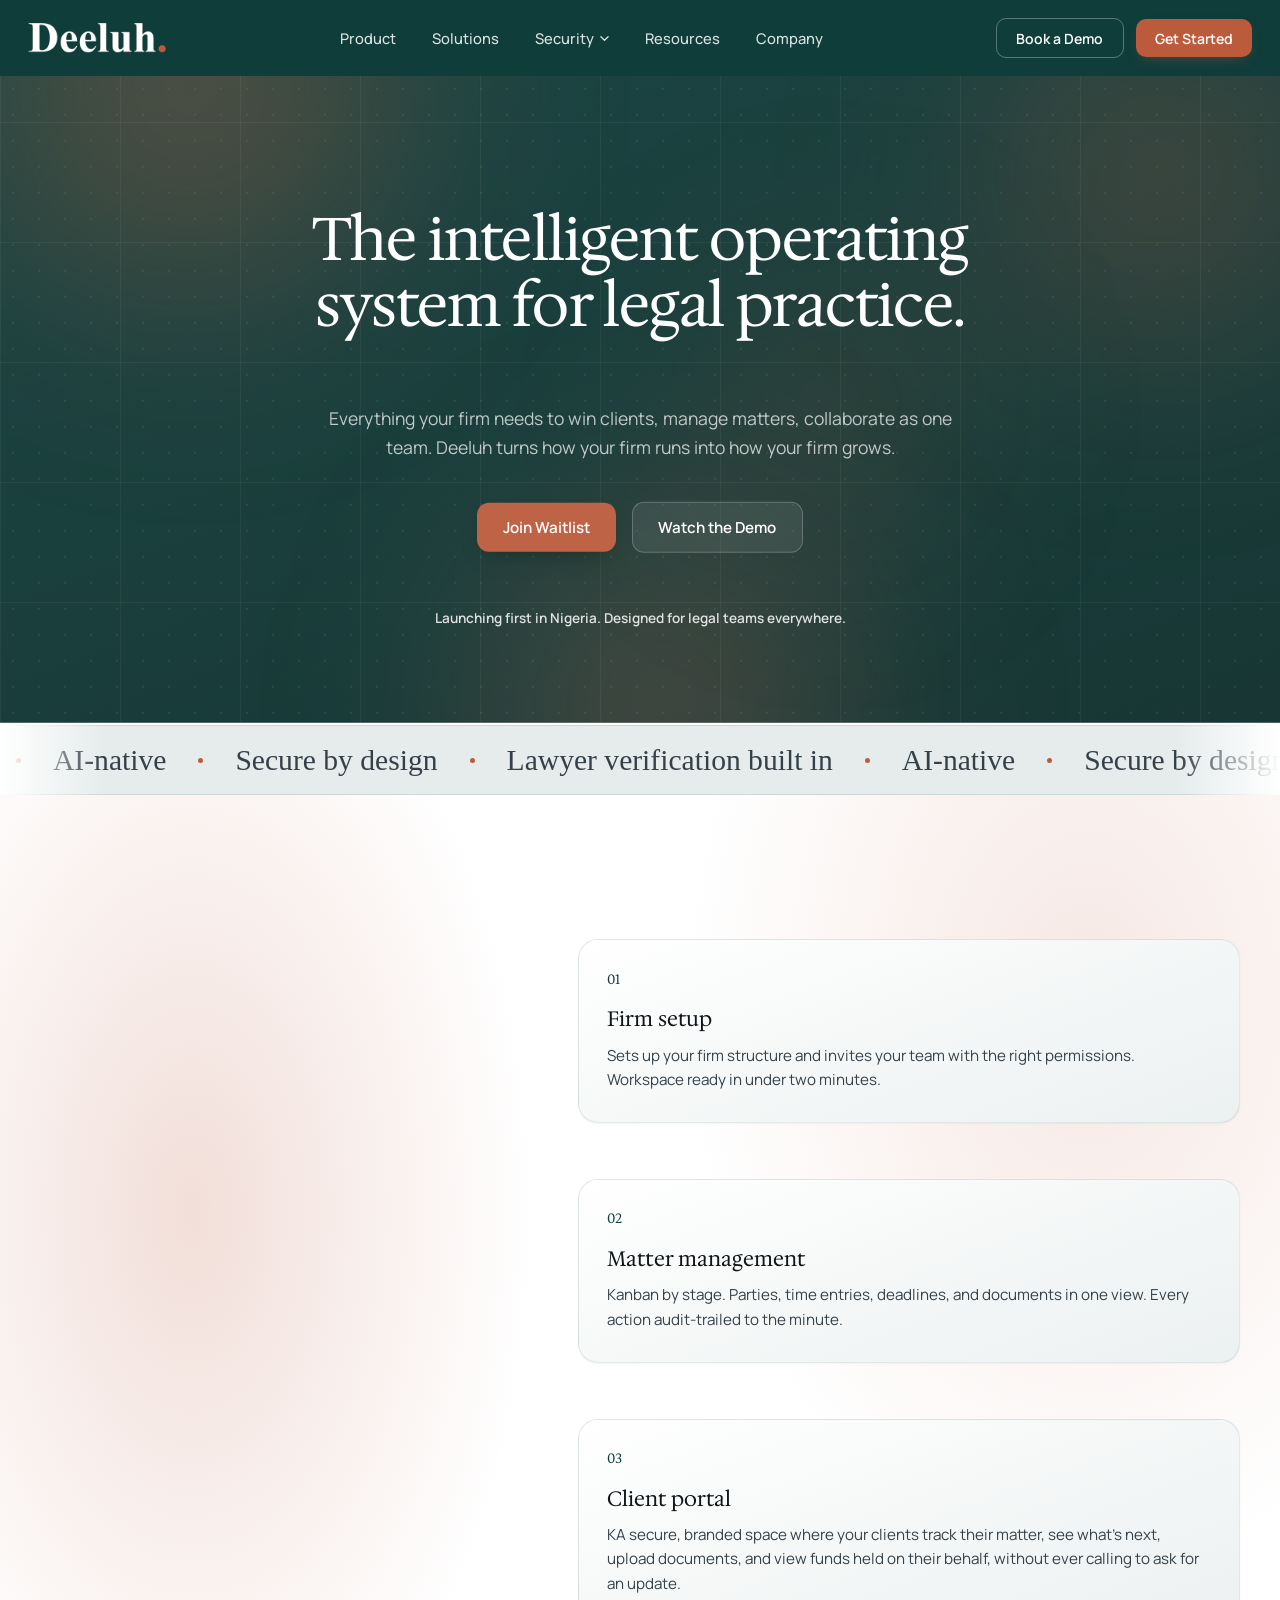
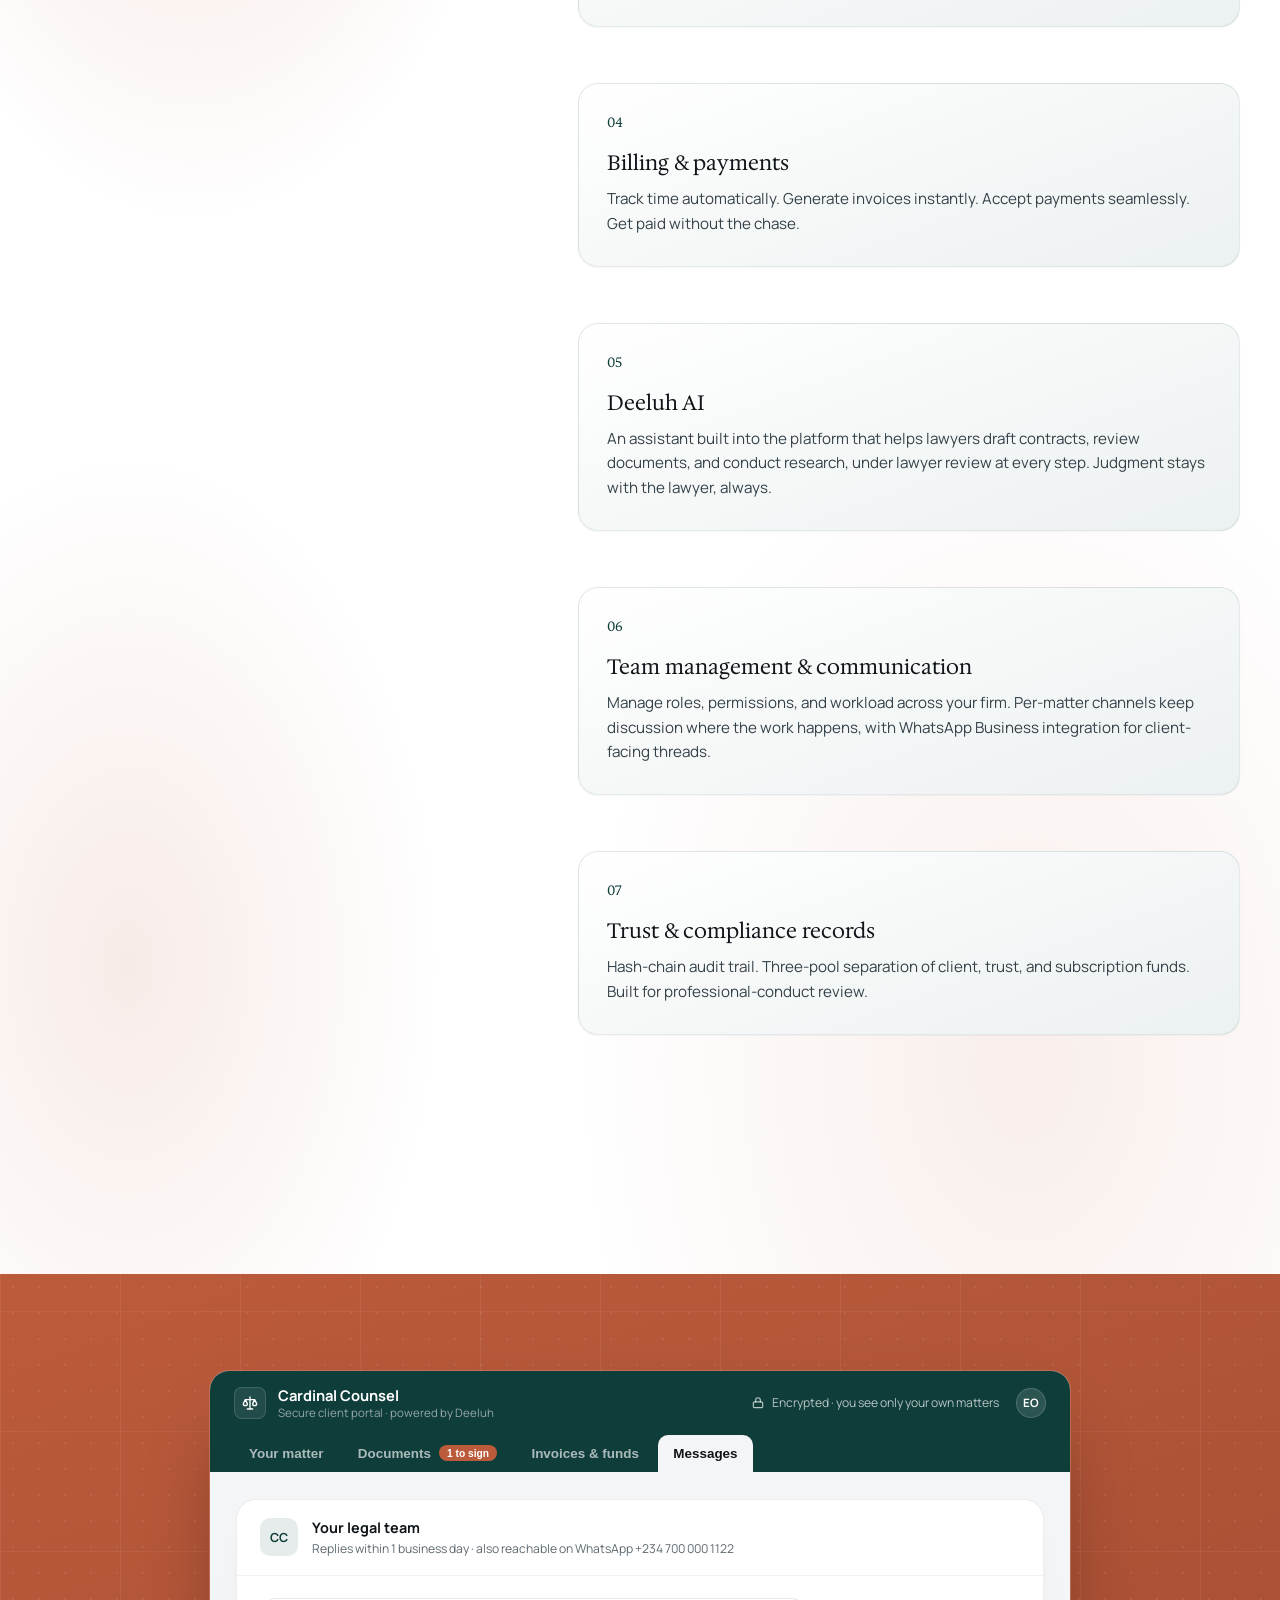
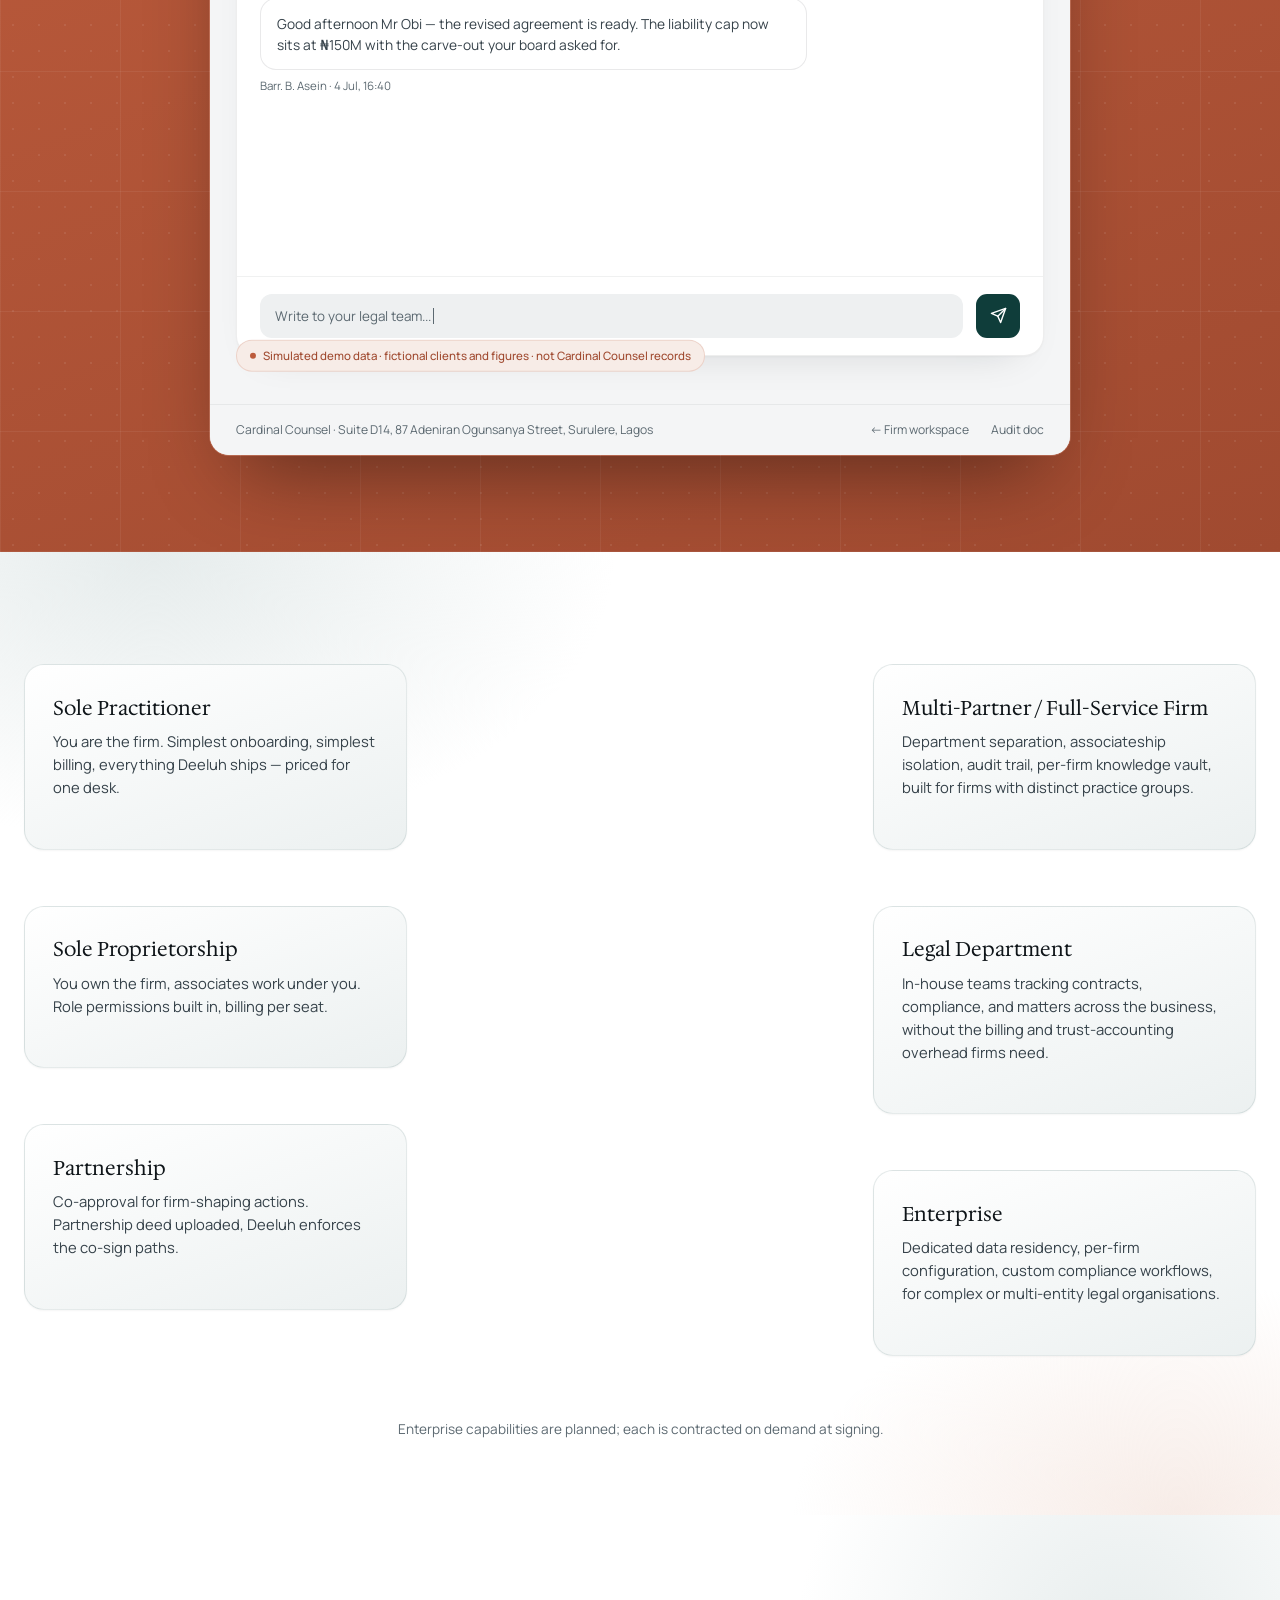
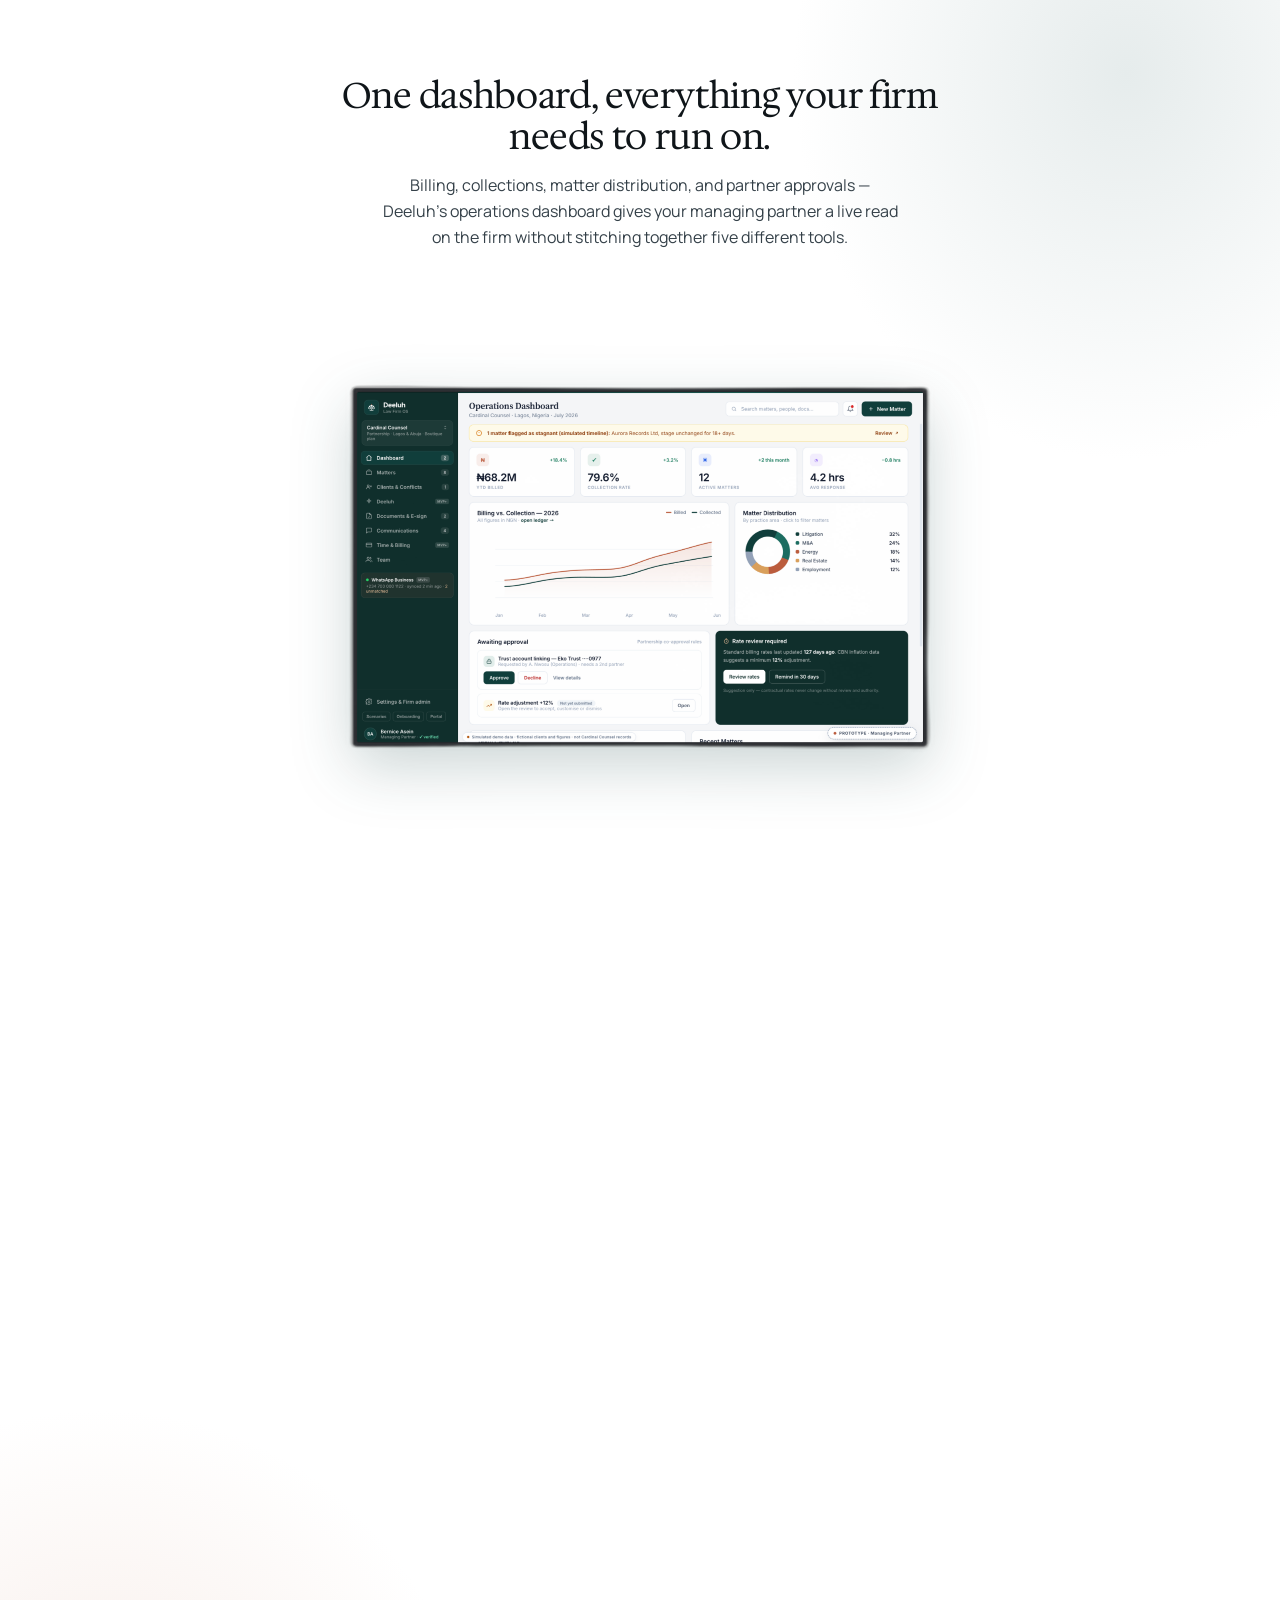
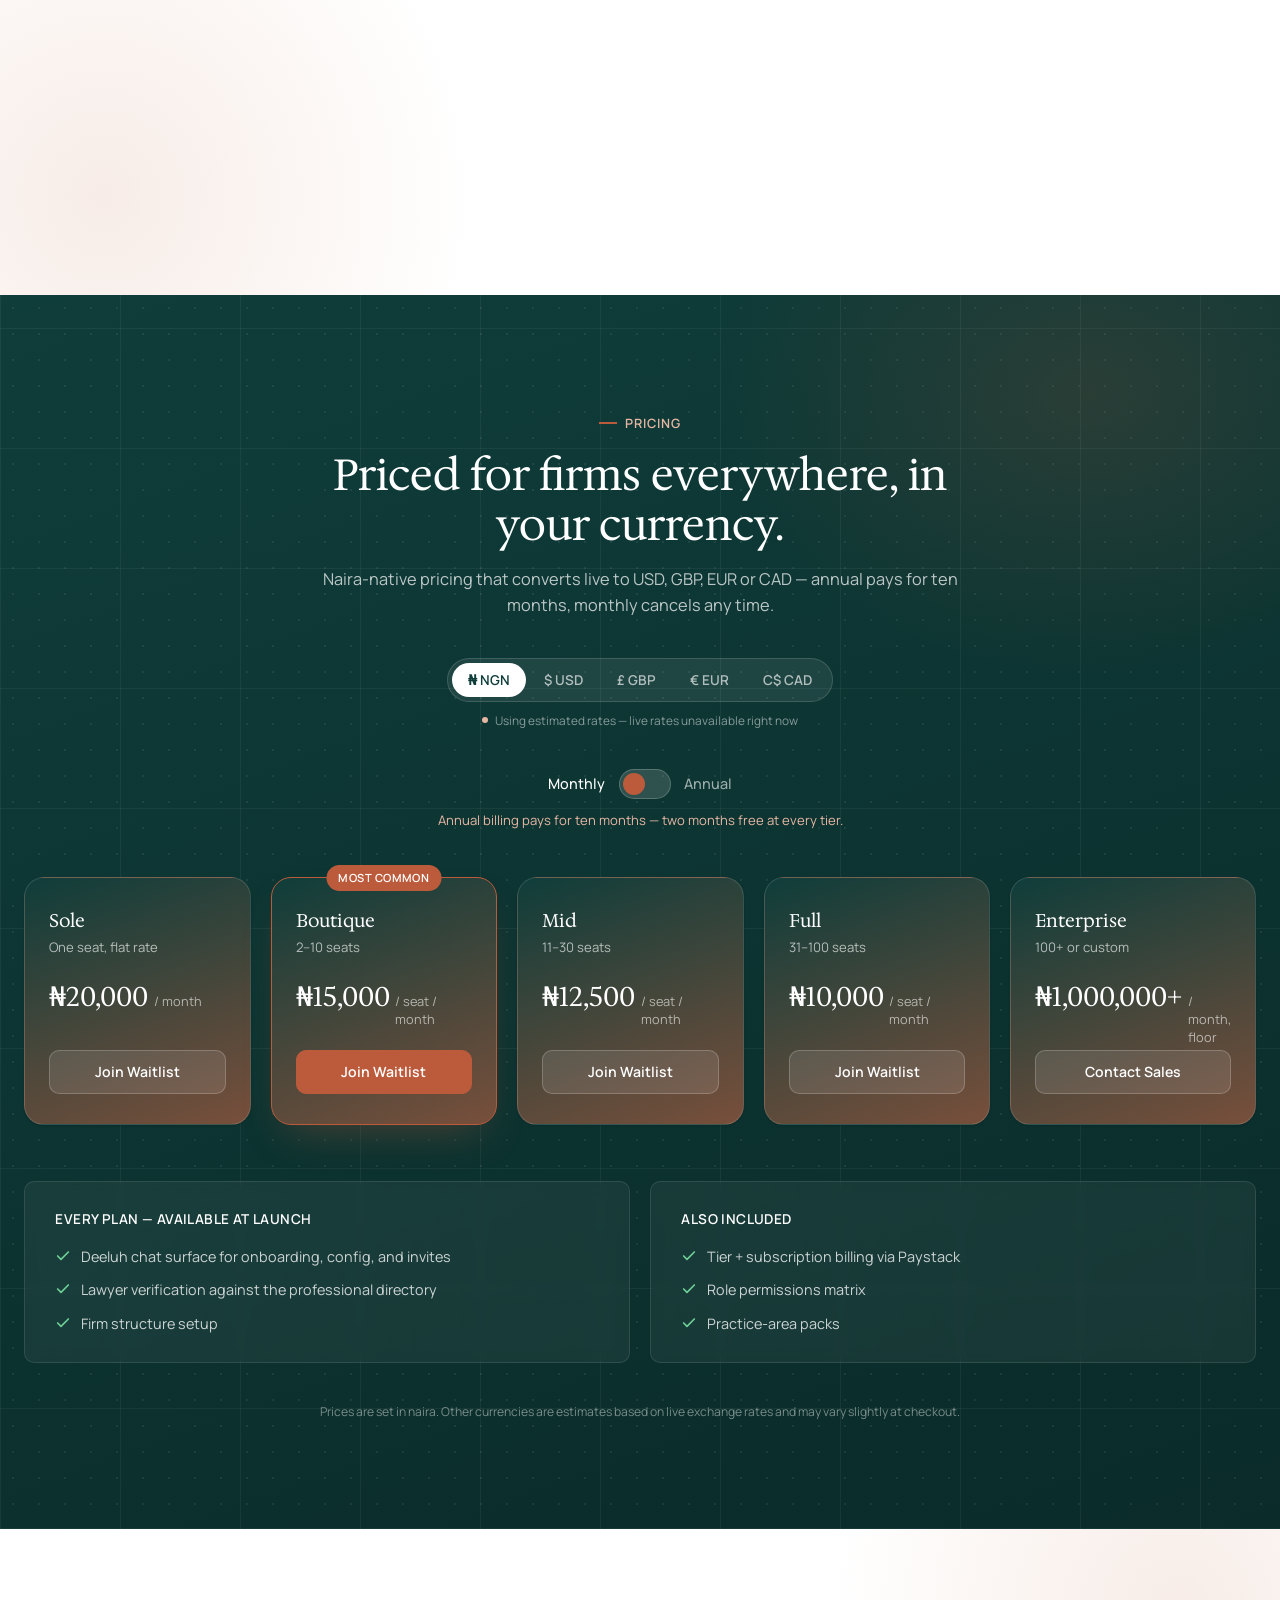
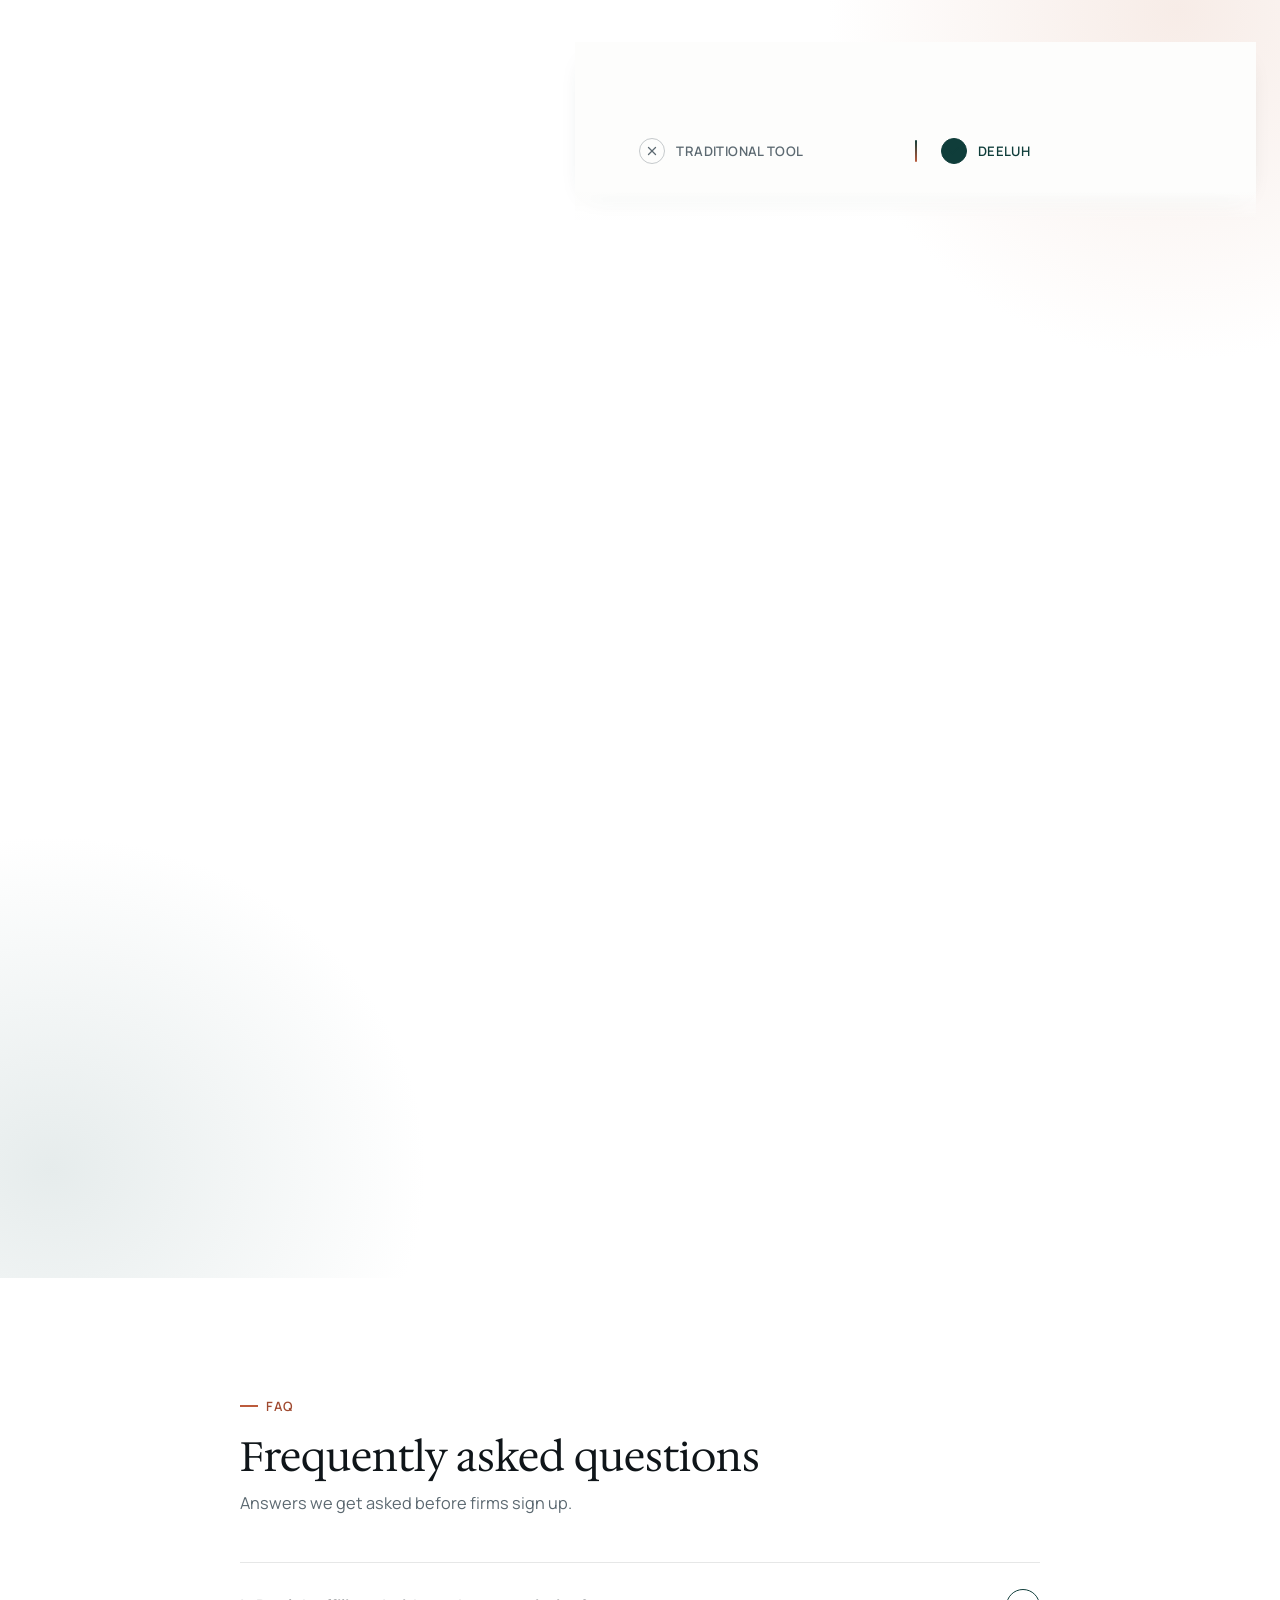
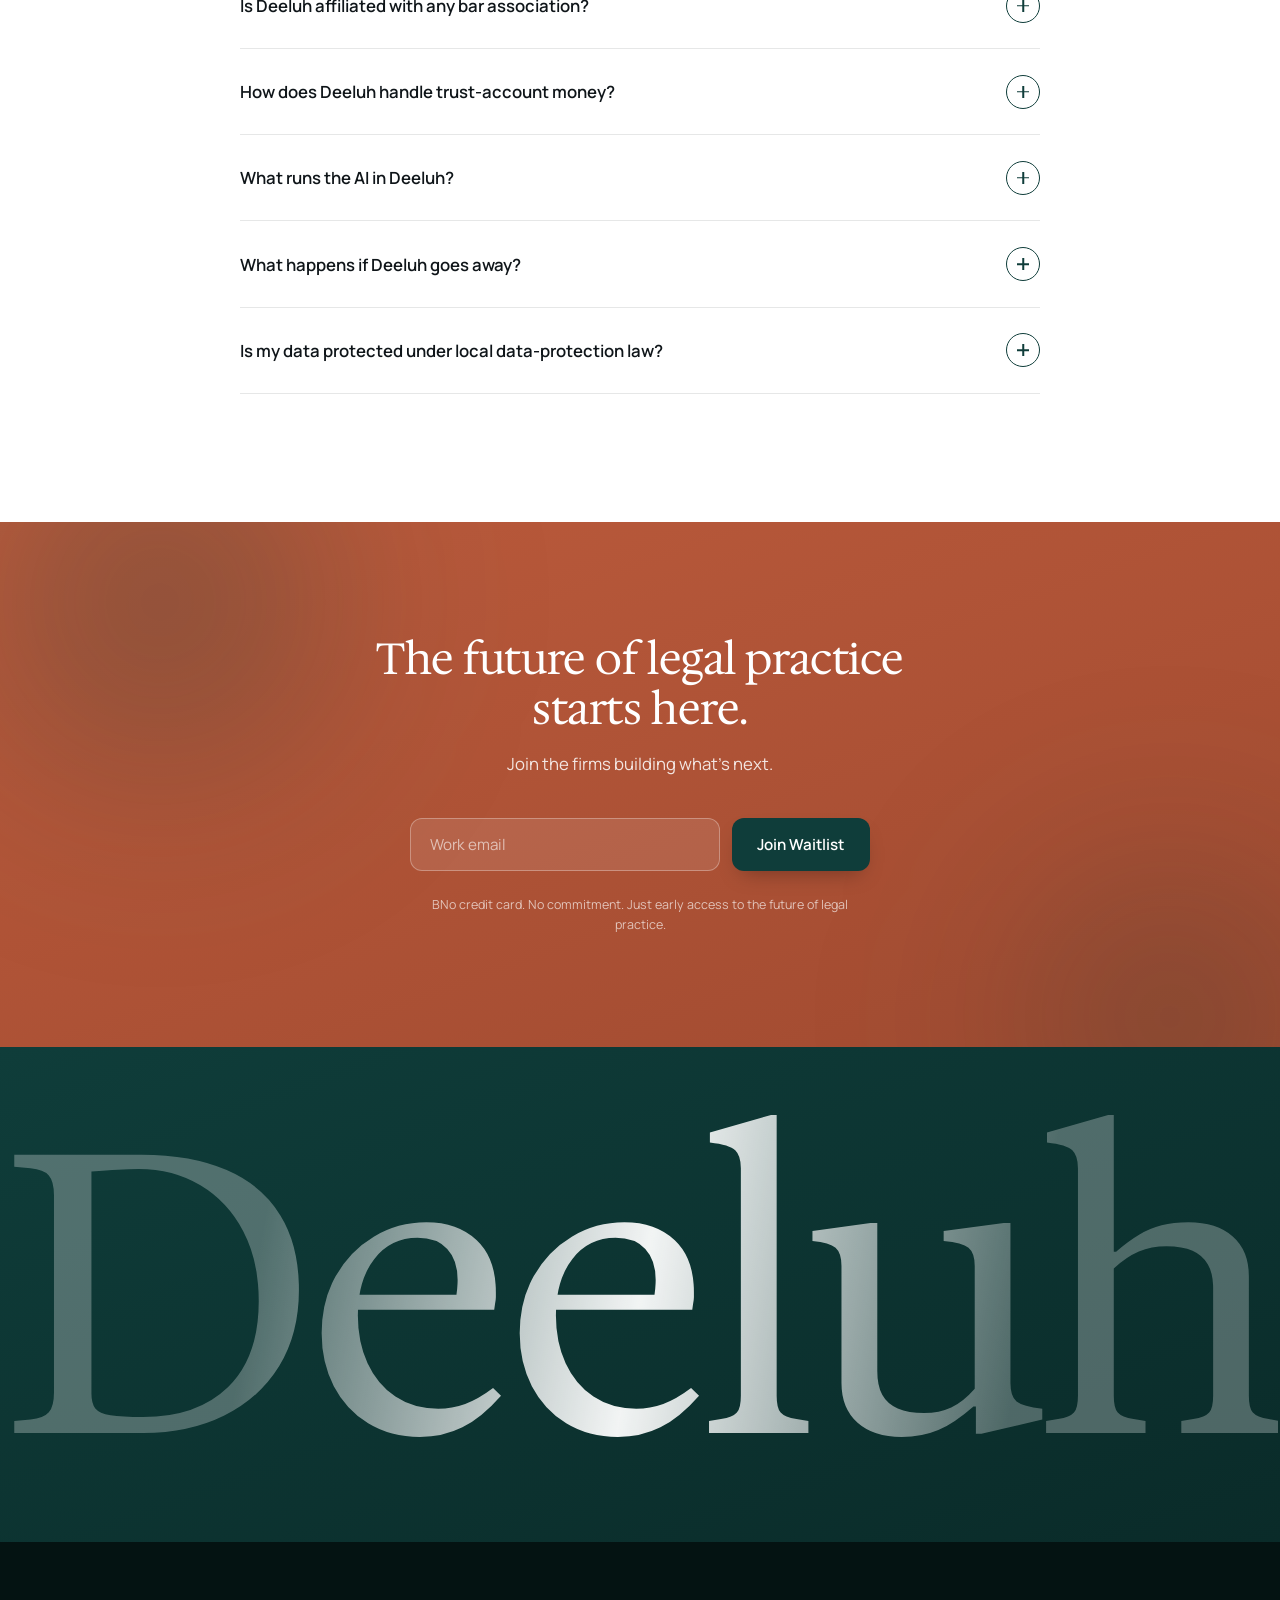
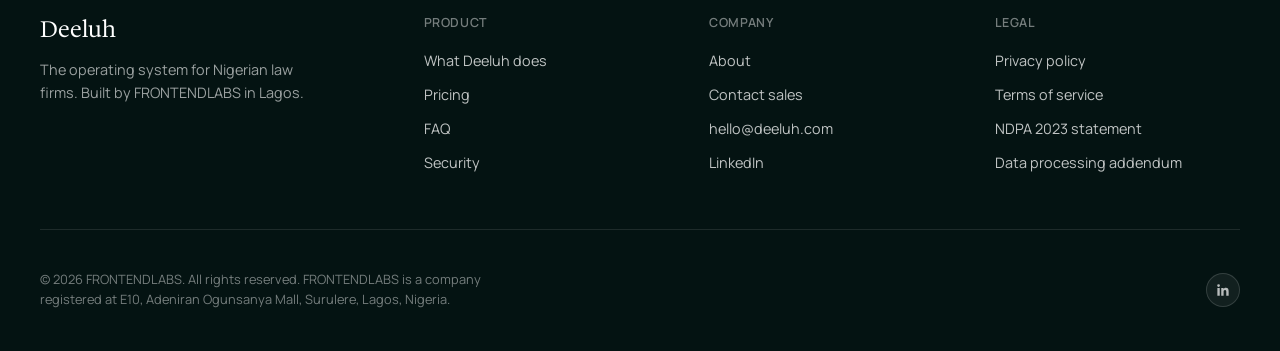
<file: index.html>
<!DOCTYPE html>
<html lang="en">
<head>
<meta charset="UTF-8">
<meta name="viewport" content="width=device-width, initial-scale=1.0">
<title>Deeluh</title>
<link rel="icon" type="image/png" href="/assets/images/deeluh-app-icon-teal.png">
<link rel="preconnect" href="https://fonts.googleapis.com">
<link rel="preconnect" href="https://fonts.gstatic.com" crossorigin>
<link href="https://fonts.googleapis.com/css2?family=Fraunces:opsz,wght@9..144,400;9..144,500;9..144,600&family=Inter:wght@400;500;600;700&display=swap" rel="stylesheet">
<link href="https://fonts.googleapis.com/css2?family=Hedvig+Letters+Serif:opsz@12..24&display=swap" rel="stylesheet">
<link href="https://fonts.googleapis.com/css2?family=Manrope:wght@200..800&display=swap" rel="stylesheet">
<link href="https://fonts.googleapis.com/css2?family=Source+Serif+4:ital,opsz,wght@0,8..60,200..900;1,8..60,200..900&display=swap" rel="stylesheet">
<link rel="stylesheet" href="styles.css">
<style>
  /* ==========================================================
     global stylesheet
     ========================================================== */
  :root {
    --brand-primary: #0F3D3A;
    --brand-primary-hover: #0a2b29;
    --brand-primary-tint: #e6ecec;
    --brand-clay: #BC5B3C;
    --brand-clay-hover: #a04a30;
    --brand-clay-tint: #f7ece7;
    --ink: #0f1519;
    --ink-2: #354149;
    --ink-3: #5c6971;

    --font-display: "Hedvig Letters Serif", serif;
    --font-body: "Manrope", sans-serif;
    --shine-cycle: 5s;   /* ← add this line */
  }

  * { box-sizing: border-box; }
  body {
    margin: 0;
    font-family: var(--font-body);
    color: var(--ink);
    background: #fff;
  }
  h2 {
  overflow-wrap: normal;
  word-break: keep-all;
}

  /* =========================================
  FADEIN FADE OUT EFFECT ON HERO SECTION AND BELOW SECTION 
  ============================================ */

/* used on the ticker + "what deeluh does" section */
.fade-in-section {
    opacity: 0;
    transform: translateY(40px);
    transition: opacity 0.9s ease, transform 0.9s ease;
    will-change: opacity, transform;
  }

  .fade-in-section.is-visible {
    opacity: 1;
    transform: translateY(0);
  }

  @media (prefers-reduced-motion: reduce) {
    .fade-in-section {
      opacity: 1;
      transform: none;
      transition: none;
    }
  }

   /* ==========================================================
     "FOR YOUR FIRM SIZE AND WHAT DEELUH DOES" SECTION WRITEUP EFFECT
     ========================================================== */

    #firmSizeEyebrow, #wddEyebrow { opacity: 0; transition: opacity .08s linear; }
    #firmSizeParagraph { opacity: 0; transform: translateY(12px); transition: opacity .08s linear, transform .08s linear; }
    #firmSizeHeadline .letter { transition: opacity .08s linear, transform .08s linear; }
    /* #firmSizeEyebrow, #wddEyebrow { opacity: 0; transition: opacity .08s linear; } */







     /* ==========================================================
     HERO SECTION
     ========================================================== */
  .hero {
    position: relative;
    padding: 13rem 1.5rem 6rem;
    background: linear-gradient(160deg, var(--brand-primary) 0%, var(--brand-primary-hover) 100%);
    overflow: hidden;
    isolation: isolate;
  }

  .hero::before {
    content: "";
    position: absolute;
    inset: 0;
    background-image: radial-gradient(rgba(255, 255, 255, 0.07) 1px, transparent 1.5px);
    background-size: 26px 26px;
    z-index: 0;
    pointer-events: none;
  }

  /* faint grid lines, ~5% opacity */
  .hero::after {
    content: "";
    position: absolute;
    inset: 0;
    background-image:
      repeating-linear-gradient(90deg, rgba(255,255,255,0.05) 0 1px, transparent 1px 120px),
      repeating-linear-gradient(0deg, rgba(255,255,255,0.05) 0 1px, transparent 1px 120px);
    z-index: 0;
    pointer-events: none;
  }

  .hero__mesh {
    position: absolute;
    border-radius: 50%;
    filter: blur(90px);
    pointer-events: none;
    z-index: 0;
  }

  /* each blob travels a slow, wide loop around the section — staggered
     timing/paths so they never feel like they're moving in sync */
  .hero__mesh--one {
    width: 620px;
    height: 620px;
    top: -220px;
    left: -120px;
    background: radial-gradient(circle, rgba(188, 91, 60, 0.42) 0%, transparent 70%);
    animation: mesh-drift-a 22s ease-in-out infinite;
  }

  .hero__mesh--two {
    width: 520px;
    height: 520px;
    top: -80px;
    right: -140px;
    background: radial-gradient(circle, rgba(188, 91, 60, 0.32) 0%, transparent 70%);
    animation: mesh-drift-b 26s ease-in-out infinite;
    animation-delay: -6s;
  }

  .hero__mesh--three {
    width: 560px;
    height: 560px;
    bottom: -260px;
    left: 30%;
    background: radial-gradient(circle, rgba(217, 119, 87, 0.30) 0%, transparent 70%);
    animation: mesh-drift-a 30s ease-in-out infinite;
    animation-delay: -14s;
  }

  .hero__mesh--four {
    width: 380px;
    height: 380px;
    top: 30%;
    left: 50%;
    background: radial-gradient(circle, rgba(188, 91, 60, 0.22) 0%, transparent 70%);
    animation: mesh-drift-b 24s ease-in-out infinite;
    animation-delay: -10s;
  }

  /* long, wide, organic loops — 5 keypoints instead of a simple
     back-and-forth, so the motion never feels mechanical or like
     it's obviously "resetting" */
     @keyframes mesh-drift-a {
    0%   { transform: translate(0, 0) scale(1); }
    25%  { transform: translate(60px, 40px) scale(1.08); }
    50%  { transform: translate(20px, 90px) scale(0.96); }
    75%  { transform: translate(-40px, 30px) scale(1.05); }
    100% { transform: translate(0, 0) scale(1); }
  }

  @keyframes mesh-drift-b {
    0%   { transform: translate(0, 0) scale(1); }
    25%  { transform: translate(-50px, 60px) scale(0.95); }
    50%  { transform: translate(-90px, -20px) scale(1.08); }
    75%  { transform: translate(-30px, -60px) scale(1); }
    100% { transform: translate(0, 0) scale(1); }
  }

  @media (prefers-reduced-motion: reduce) {
    .hero__mesh { animation: none; }
  }



  /* ==========================================================
     CONTENT — centered SaaS-style hero
     ========================================================== */
  .hero__inner {
    position: relative;
    z-index: 2;
    max-width: 760px;
    margin: 0 auto;
    text-align: center;
  }

  .hero__badge {
    display: inline-flex;
    align-items: center;
    gap: .5rem;
    /* padding: .45rem .9rem;
    border-radius: 999px; */
    /* background: rgba(255, 255, 255, 0.08); */
    /* border: 1px solid rgba(255, 255, 255, 0.18); */
    color: #e7b7a4;
    font-size: .8rem;
    font-weight: 600;
    margin-bottom: 1.75rem;
  }

  /* .hero__badge::before {
    content: "";
    width: 6px;
    height: 6px;
    border-radius: 50%;
    background: var(--brand-clay);
    flex-shrink: 0;
  } */

  .hero h1 {
    font-family: var(--font-display);
    font-weight: 500;
    font-size: clamp(2.4rem, 5.2vw, 3.75rem);
    line-height: 1.1;
    letter-spacing: -0.015em;
    color: #fff;
    margin: 0 0 1.4rem;
  }

  .hero p {
    font-size: 1.1rem;
    line-height: 1.65;
    color: rgba(255, 255, 255, 0.72);
    max-width: 58ch;
    margin: 0 auto 2.5rem;
  }

  .hero__actions {
    display: flex;
    align-items: center;
    justify-content: center;
    gap: 1rem;
    flex-wrap: wrap;
    margin-bottom: 3.5rem;
  }

  .hero__btn {
    display: inline-flex;
    align-items: center;
    gap: .5rem;
    padding: .85rem 1.6rem;
    border-radius: 12px;
    font-size: .95rem;
    font-weight: 600;
    text-decoration: none;
    transition: transform .25s ease, box-shadow .25s ease, background .25s ease;
  }

  .hero__btn--primary {
    background: var(--brand-clay);
    color: #fff;
    box-shadow: 0 10px 24px -10px rgba(0, 0, 0, 0.4);
  }

  .hero__btn--primary:hover {
    background: var(--brand-clay-hover);
    transform: translateY(-2px);
    box-shadow: 0 14px 28px -10px rgba(0, 0, 0, 0.45);
  }

  .hero__btn--secondary {
    background: rgba(255, 255, 255, 0.08);
    color: #fff;
    border: 1px solid rgba(255, 255, 255, 0.22);
  }

  .hero__btn--secondary:hover {
    background: rgba(255, 255, 255, 0.14);
    border-color: rgba(255, 255, 255, 0.4);
    transform: translateY(-2px);
  }

  /* ==========================================================
     FEATURE STRIP
     ========================================================== */
  .hero__features {
    display: flex;
    align-items: center;
    justify-content: center;
    flex-wrap: wrap;
    gap: .75rem 0;
    font-size: .85rem;
    color: rgba(255, 255, 255, 0.55);
  }

  .hero__features span {
    display: inline-flex;
    align-items: center;
    gap: .4rem;
    padding: 0 1rem;
    position: relative;
  }

  .hero__features span + span::before {
    content: "";
    position: absolute;
    left: 0;
    width: 3px;
    height: 3px;
    border-radius: 50%;
    background: rgba(255, 255, 255, 0.4);
  }

  .hero__features strong {
    color: rgba(255, 255, 255, 0.85);
    font-weight: 600;
  }

  /* ==========================================================
     RESPONSIVE
     ========================================================== */
  @media (max-width: 640px) {
    .hero { padding: 12rem 1.25rem 3.5rem; }
    .hero__actions { flex-direction: column; align-items: stretch; }
    .hero__btn { justify-content: center; }
    .hero__features span { padding: 0 .6rem; }
  }


  /* ==========================================================
     TICKER SECTION
     ========================================================== */
     .ticker {
    position: relative;
    padding: 1.1rem 0;
    background: var(--brand-primary-tint);
    border-top: 1px solid rgba(15, 61, 58, 0.12);
    border-bottom: 1px solid rgba(15, 61, 58, 0.12);
    overflow: hidden;
  }

  /* fade the track out at both edges instead of a hard cut */
  .ticker {
    -webkit-mask-image: linear-gradient(90deg, transparent 0%, #000 8%, #000 92%, transparent 100%);
    mask-image: linear-gradient(90deg, transparent 0%, #000 8%, #000 92%, transparent 100%);
  }

  .ticker__track {
    display: flex;
    align-items: center;
    width: max-content;
    animation: ticker-scroll 32s linear infinite;
  }

  .ticker:hover .ticker__track {
    animation-play-state: paused;
  }

  .ticker__group {
    display: flex;
    align-items: center;
    flex-shrink: 0;
  }

  .ticker__item {
    display: inline-flex;
    align-items: center;
    gap: 2rem;
    padding: 0 1rem;
    font-size: 1.85rem;
    font-weight: 500;
    color: var(--ink-2);
    white-space: nowrap;
    font-family: Hedvig Letters, Serif, serif;
    
  }

  .ticker__item::before {
    content: "";
    width: 5px;
    height: 5px;
    border-radius: 50%;
    background: var(--brand-clay);
    flex-shrink: 0;
  }

  @keyframes ticker-scroll {
    from { transform: translateX(0); }
    to   { transform: translateX(-50%); } /* exactly half, since content is duplicated once */
  }

  @media (prefers-reduced-motion: reduce) {
    .ticker__track { animation: none; }
  }

  @media (max-width: 640px) {
  .ticker__item {
    font-size: 1rem;      /* down from 1.85rem */
    gap: 1.5rem;          /* down from 3.9rem — was scaled for the bigger text */
    padding: 0 1rem;      /* down from 0 2rem */
  }
}

  /* ==========================================================
     "WHAT DEELUH DOES" SECTION
     ========================================================== */
     .wdd {
    position: relative;
    padding: 7rem 1.5rem 9rem;
    /* background:
      radial-gradient(55% 45% at 90% 5%, var(--brand-primary-tint) 0%, transparent 60%),
      radial-gradient(45% 35% at 5% 100%, var(--brand-clay-tint) 0%, transparent 60%),
      #fff; */
      background-color: #fff; 
    background-image:
      radial-gradient(38% 42% at 15% 20%, rgba(188, 91, 60, 0.20) 0%, transparent 70%),
      radial-gradient(45% 40% at 85% 10%, rgba(188, 91, 60, 0.14) 0%, transparent 70%),
      radial-gradient(50% 45% at 80% 90%, rgba(188, 91, 60, 0.10) 0%, transparent 70%),
      radial-gradient(35% 35% at 10% 85%, rgba(188, 91, 60, 0.12) 0%, transparent 70%);
    background-repeat: no-repeat;
    background-attachment: fixed;
  }

  .wdd__inner {
    max-width: 1200px;
    margin: 0 auto;
  }

  /* ==========================================================
     GRID — left text pinned, right cards scroll
     ========================================================== */
  .wdd-grid {
    display: grid;
    grid-template-columns: minmax(280px, 0.85fr) 1.15fr;
    gap: 3rem;
    align-items: start;
  }

  /* left copy — same design language as the "For your firm size" middle column */
  .wdd-left {
    position: sticky;
    top: 6rem; /* pins near the top of the viewport — match your fixed nav's height */
    align-self: start;
    padding: 0 1rem 0 0;
    z-index: 2;
  }

  .wdd-left__eyebrow {
    display: inline-flex;
    align-items: center;
    gap: .5rem;
    font-size: .8rem;
    font-weight: 600;
    letter-spacing: .08em;
    text-transform: uppercase;
    color: var(--brand-clay-hover);
    margin-bottom: 1.25rem;
  }

  .wdd-left__eyebrow::before {
    content: "";
    width: 18px;
    height: 2px;
    background: var(--brand-clay);
    display: inline-block;
  }

  .wdd-left h2 {
    font-family: var(--font-display);
    font-weight: 500;
    font-size: clamp(2rem, 3.2vw, 2.75rem);
    line-height: 1.15;
    letter-spacing: -0.01em;
    color: var(--ink);
    margin: 0 0 1.25rem;
  }

  .wdd-left p {
    font-size: 1.05rem;
    line-height: 1.65;
    color: var(--ink-2);
    max-width: 40ch;
    margin: 0;
  }

  /* right column — the four scrolling cards */
  .wdd-right {
    display: flex;
    flex-direction: column;
    gap: 3.5rem;
    padding: 2rem 0 6rem;
  }

  /* ==========================================================
     CARDS — identical spec to .firm-card (gradient, radius, shadow, hover)
     ========================================================== */
  .wdd-card {
    position: relative;
    padding: 1.85rem 1.75rem;
    border-radius: 20px;
    background: linear-gradient(160deg, #ffffff 0%, var(--brand-primary-tint) 130%);
    border: 1px solid rgba(15, 61, 58, 0.10);
    box-shadow: 0 1px 2px rgba(15, 21, 25, 0.04);
    transition: transform .4s cubic-bezier(.2,.8,.2,1), box-shadow .4s ease, border-color .4s ease;
  }

  .wdd-card:hover {
    transform: translateY(-6px);
    border-color: var(--brand-primary);
    box-shadow: 0 24px 48px -18px rgba(15, 61, 58, 0.28);
  }

  .wdd-card__top {
    display: flex;
    align-items: center;
    justify-content: space-between;
    margin-bottom: 1.1rem;
  }

  .wdd-card__index {
    font-family: var(--font-display);
    font-size: .85rem;
    font-weight: 600;
    color: var(--brand-primary);
    letter-spacing: .02em;
  }

  .wdd-card__status {
    display: inline-flex;
    align-items: center;
    gap: .4rem;
    font-size: .72rem;
    font-weight: 600;
    letter-spacing: .03em;
    text-transform: uppercase;
    padding: .3rem .65rem;
    border-radius: 999px;
  }

  .wdd-card__status::before {
    content: "";
    width: 6px;
    height: 6px;
    border-radius: 50%;
  }

  .wdd-card__status--live {
    background: var(--brand-primary-tint);
    color: var(--brand-primary);
  }
  .wdd-card__status--live::before { background: var(--brand-primary); }

  .wdd-card__status--dev {
    background: var(--brand-clay-tint);
    color: var(--brand-clay-hover);
  }
  .wdd-card__status--dev::before { background: var(--brand-clay); }

  .wdd-card h3 {
    font-family: var(--font-display);
    font-weight: 500;
    font-size: 1.3rem;
    color: var(--ink);
    margin: 0 0 .65rem;
  }

  .wdd-card p {
    font-size: .95rem;
    line-height: 1.6;
    color: var(--ink-2);
    margin: 0;
  }

  /* ==========================================================
     "WHAT DEELUH DOES" RESPONSIVE
     ========================================================== */
  @media (max-width: 900px) {
    .wdd { padding: 4.5rem 1.25rem 4rem; }
    .wdd-grid { grid-template-columns: 1fr; gap: 2.5rem; }
    .wdd-left { position: static; padding: 0; }
    .wdd-left p { max-width: none; }
    .wdd-right { padding: 0; gap: 1.5rem; }
  }

  @media (prefers-reduced-motion: reduce) {
    .wdd-card { transition: none; }
    .wdd-card:hover { transform: none; }
  }

  /* ==========================================================
     APP SCREEN RECORD DEMO SECTION
     ========================================================== */
     .portal-demo-section {
    position: relative;
    padding: 6rem 1.5rem;
    background: linear-gradient(160deg, var(--brand-clay) 0%, var(--brand-clay-hover) 100%);
    overflow: hidden;
    isolation: isolate;
  }

  /* dot grid, ~7% opacity */
  .portal-demo-section::before {
    content: "";
    position: absolute;
    inset: 0;
    background-image: radial-gradient(rgba(255, 255, 255, 0.08) 1px, transparent 1.5px);
    background-size: 26px 26px;
    z-index: 0;
    pointer-events: none;
  }

  /* faint grid lines, ~5% opacity */
  .portal-demo-section::after {
    content: "";
    position: absolute;
    inset: 0;
    background-image:
      repeating-linear-gradient(90deg, rgba(255,255,255,0.06) 0 1px, transparent 1px 120px),
      repeating-linear-gradient(0deg, rgba(255,255,255,0.06) 0 1px, transparent 1px 120px);
    z-index: 0;
    pointer-events: none;
  }

  .portal-demo-glow {
    position: absolute;
    border-radius: 50%;
    filter: blur(100px);
    mix-blend-mode: screen;
    pointer-events: none;
    z-index: 0;
  }
  .portal-demo-glow--one {
    width: 42vw; height: 42vw; max-width: 520px; max-height: 520px;
    top: -14%; left: -8%;
    background: radial-gradient(circle, rgba(15, 61, 58, 0.5) 0%, transparent 70%);
  }
  .portal-demo-glow--two {
    width: 36vw; height: 36vw; max-width: 460px; max-height: 460px;
    bottom: -16%; right: -6%;
    background: radial-gradient(circle, rgba(15, 61, 58, 0.4) 0%, transparent 70%);
  }

  .portal-demo-frame {
    position: relative;
    z-index: 2;
    width: 70%;
    max-width: 1050px;
    margin: 0 auto;
    border-radius: 20px;
    overflow: hidden;
    border: 1px solid rgba(255, 255, 255, 0.14);
    box-shadow: 0 40px 80px -30px rgba(0, 0, 0, 0.45);
  }

  /* ==========================================================
     "APP SCREEN" BACKGROUND — the light gray canvas the nav
     and chat card sit on, matching the screenshot exactly
     ========================================================== */
  .portal-app {
    background: #f4f5f6;
  }

  /* ==========================================================
     TOP NAV
     ========================================================== */
  .portal-nav {
    background: var(--brand-primary);
    padding: 0 2rem;
  }

  .portal-nav__top {
    display: flex;
    align-items: center;
    justify-content: space-between;
    padding: 1.1rem 0;
    gap: 1.5rem;
  }

  .portal-nav__brand {
    display: flex;
    align-items: center;
    gap: .75rem;
    min-width: 0;
  }

  .portal-nav__logo {
    width: 36px;
    height: 36px;
    border-radius: 9px;
    background: rgba(255, 255, 255, 0.08);
    border: 1px solid rgba(255, 255, 255, 0.14);
    display: flex;
    align-items: center;
    justify-content: center;
    flex-shrink: 0;
  }

  .portal-nav__logo svg { width: 18px; height: 18px; color: #fff; }

  .portal-nav__title {
    margin: 0;
    font-size: 1rem;
    font-weight: 700;
    color: #fff;
    line-height: 1.3;
    white-space: nowrap;
  }

  .portal-nav__subtitle {
    margin: 0;
    font-size: .78rem;
    color: rgba(255, 255, 255, 0.55);
    white-space: nowrap;
  }

  .portal-nav__right {
    display: flex;
    align-items: center;
    gap: 1.1rem;
    flex-shrink: 0;
  }

  .portal-nav__secure {
    display: flex;
    align-items: center;
    gap: .4rem;
    font-size: .82rem;
    color: rgba(255, 255, 255, 0.7);
    white-space: nowrap;
  }

  .portal-nav__secure svg { width: 14px; height: 14px; flex-shrink: 0; }

  .portal-nav__avatar {
    width: 34px;
    height: 34px;
    border-radius: 50%;
    background: rgba(255, 255, 255, 0.12);
    border: 1px solid rgba(255, 255, 255, 0.18);
    display: flex;
    align-items: center;
    justify-content: center;
    font-size: .78rem;
    font-weight: 700;
    color: #fff;
    flex-shrink: 0;
  }

  /* ==========================================================
     NAV TABS
     ========================================================== */
  .portal-nav__tabs {
    display: flex;
    align-items: center;
    gap: .25rem;
    overflow-x: auto;
    scrollbar-width: none;
    -ms-overflow-style: none;
  }
  .portal-nav__tabs::-webkit-scrollbar { display: none; }

  .portal-nav__tab {
    display: inline-flex;
    align-items: center;
    gap: .5rem;
    padding: .8rem 1.1rem;
    font-size: .9rem;
    font-weight: 600;
    color: rgba(255, 255, 255, 0.65);
    background: transparent;
    border: none;
    border-radius: 10px 10px 0 0;
    white-space: nowrap;
    cursor: default;
  }

  .portal-nav__tab.is-active {
    background: #f4f5f6;
    color: var(--ink);
  }

  .portal-nav__badge {
    display: inline-flex;
    align-items: center;
    padding: .15rem .5rem;
    border-radius: 999px;
    background: var(--brand-clay);
    color: #fff;
    font-size: .68rem;
    font-weight: 700;
  }

  /* ==========================================================
     BODY
     ========================================================== */
  .portal-body {
    position: relative;
    padding: 2rem 2rem 3.5rem;
  }

  /* ==========================================================
     CHAT CARD
     ========================================================== */
  .portal-chat {
    background: #fff;
    border-radius: 20px;
    border: 1px solid rgba(15, 21, 25, 0.07);
    box-shadow: 0 1px 2px rgba(15, 21, 25, 0.03), 0 20px 40px -28px rgba(15, 21, 25, 0.18);
    overflow: hidden;
  }

  .portal-chat__header {
    display: flex;
    align-items: center;
    gap: .9rem;
    padding: 1.4rem 1.75rem;
    border-bottom: 1px solid rgba(15, 21, 25, 0.06);
  }

  .portal-chat__avatar {
    width: 44px;
    height: 44px;
    border-radius: 12px;
    background: var(--brand-primary-tint);
    color: var(--brand-primary);
    display: flex;
    align-items: center;
    justify-content: center;
    font-size: .85rem;
    font-weight: 700;
    flex-shrink: 0;
  }

  .portal-chat__title {
    margin: 0;
    font-size: .98rem;
    font-weight: 700;
    color: var(--ink);
  }

  .portal-chat__subtitle {
    margin: .15rem 0 0;
    font-size: .82rem;
    color: var(--ink-3);
  }

  /* ==========================================================
     MESSAGES
     ========================================================== */
  .portal-chat__messages {
    min-height: 340px;
    max-height: 460px;
    overflow-y: auto;
    padding: 1.75rem;
    display: flex;
    flex-direction: column;
    gap: 1.6rem;
    transition: opacity .6s ease;
  }

  .portal-chat__messages.is-fading { opacity: 0; }

  .portal-msg {
    display: flex;
    flex-direction: column;
    max-width: 64%;
    opacity: 0;
    transition: opacity .55s cubic-bezier(.2,.8,.2,1), transform .55s cubic-bezier(.2,.8,.2,1);
  }

  .portal-msg--left  { align-self: flex-start; transform: translate(-18px, 10px); }
  .portal-msg--right { align-self: flex-end; transform: translate(18px, 10px); }

  .portal-msg.is-visible {
    opacity: 1;
    transform: translate(0, 0);
  }

  .portal-msg__bubble {
    padding: 1rem 1.25rem;
    border-radius: 16px;
    font-size: .92rem;
    line-height: 1.55;
  }

  .portal-msg--left .portal-msg__bubble {
    background: #fff;
    border: 1px solid rgba(15, 21, 25, 0.09);
    color: var(--ink-2);
  }

  .portal-msg--right .portal-msg__bubble {
    background: var(--brand-primary);
    color: #fff;
  }

  .portal-msg__meta {
    margin-top: .5rem;
    font-size: .76rem;
    color: var(--ink-3);
  }

  .portal-msg--left .portal-msg__meta  { text-align: left; }
  .portal-msg--right .portal-msg__meta { text-align: right; }

  /* ==========================================================
     TYPING INDICATOR
     ========================================================== */
  .portal-typing {
    align-self: flex-start;
    display: inline-flex;
    align-items: center;
    gap: 5px;
    padding: 1rem 1.15rem;
    border-radius: 16px;
    background: #fff;
    border: 1px solid rgba(15, 21, 25, 0.09);
    opacity: 0;
    transform: translate(-18px, 10px);
    transition: opacity .4s ease, transform .4s ease;
  }

  .portal-typing.is-visible {
    opacity: 1;
    transform: translate(0, 0);
  }

  .portal-typing span {
    width: 6px;
    height: 6px;
    border-radius: 50%;
    background: var(--ink-3);
    animation: typing-bounce 1.1s ease-in-out infinite;
  }

  .portal-typing span:nth-child(2) { animation-delay: .15s; }
  .portal-typing span:nth-child(3) { animation-delay: .3s; }

  @keyframes typing-bounce {
    0%, 60%, 100% { transform: translateY(0); opacity: .5; }
    30%           { transform: translateY(-4px); opacity: 1; }
  }

  /* ==========================================================
     INPUT ROW
     ========================================================== */
  .portal-chat__inputRow {
    display: flex;
    align-items: center;
    gap: .85rem;
    padding: 1.25rem 1.75rem;
    border-top: 1px solid rgba(15, 21, 25, 0.06);
  }

  .portal-chat__input {
    flex: 1;
    min-width: 0;
    display: flex;
    align-items: center;
    height: 50px;
    padding: 0 1.1rem;
    border-radius: 12px;
    background: #eef0f1;
  }

  .portal-chat__placeholder {
    font-size: .9rem;
    color: var(--ink-3);
  }

  .portal-chat__caret {
    display: inline-block;
    width: 1.5px;
    height: 16px;
    margin-left: 2px;
    background: var(--ink-3);
    animation: caret-blink 1s step-end infinite;
  }

  @keyframes caret-blink {
    0%, 50% { opacity: 1; }
    51%, 100% { opacity: 0; }
  }

  .portal-chat__send {
    flex-shrink: 0;
    width: 50px;
    height: 50px;
    border-radius: 12px;
    background: var(--brand-primary);
    border: none;
    display: flex;
    align-items: center;
    justify-content: center;
    cursor: default;
    transition: transform .18s cubic-bezier(.2,.8,.2,1);
  }

  .portal-chat__send svg { width: 19px; height: 19px; color: #fff; }

  .portal-chat__send.is-pressed {
    transform: scale(0.88);
  }

  /* ==========================================================
     BOTTOM FOOTER
     ========================================================== */
  .portal-footer__badge {
    position: absolute;
    left: 2rem;
    bottom: 3rem;
    transform: translateY(50%);
    display: inline-flex;
    align-items: center;
    gap: .45rem;
    padding: .5rem .9rem;
    border-radius: 999px;
    background: var(--brand-clay-tint);
    border: 1px solid rgba(188, 91, 60, 0.18);
    font-size: .78rem;
    font-weight: 500;
    color: var(--brand-clay-hover);
  }

  .portal-footer__badge::before {
    content: "";
    width: 6px;
    height: 6px;
    border-radius: 50%;
    background: var(--brand-clay);
    flex-shrink: 0;
  }

  .portal-footer__bottom {
    display: flex;
    align-items: center;
    justify-content: space-between;
    gap: 1rem;
    padding: 1.25rem 2rem;
    background: #f4f5f6;
    border-top: 1px solid rgba(15, 21, 25, 0.06);
    font-size: .8rem;
    color: var(--ink-3);
  }

  .portal-footer__links a {
    color: var(--ink-3);
    text-decoration: none;
    margin-left: 1.25rem;
  }

  .portal-footer__links a:first-child { margin-left: 0; }
  .portal-footer__links a:hover { color: var(--brand-primary); }

  /* ==========================================================
     DESKTOP SCALE-DOWN — since the frame is now 70% width
     instead of near-full-width, every internal element scales
     down proportionally so nothing feels oversized relative to
     its new container
     ========================================================== */
  @media (min-width: 901px) {
    .portal-nav { padding: 0 1.5rem; }
    .portal-nav__top { padding: .9rem 0; }
    .portal-nav__logo { width: 32px; height: 32px; border-radius: 8px; }
    .portal-nav__logo svg { width: 16px; height: 16px; }
    .portal-nav__title { font-size: .92rem; }
    .portal-nav__subtitle { font-size: .72rem; }
    .portal-nav__secure { font-size: .76rem; }
    .portal-nav__avatar { width: 30px; height: 30px; font-size: .72rem; }
    .portal-nav__tab { padding: .7rem .95rem; font-size: .84rem; }
    .portal-nav__badge { font-size: .64rem; }

    .portal-body { padding: 1.65rem 1.65rem 3rem; }

    .portal-chat__header { padding: 1.15rem 1.4rem; }
    .portal-chat__avatar { width: 38px; height: 38px; border-radius: 10px; font-size: .78rem; }
    .portal-chat__title { font-size: .9rem; }
    .portal-chat__subtitle { font-size: .76rem; }

    .portal-chat__messages { padding: 1.4rem; min-height: 300px; max-height: 400px; }
    .portal-msg { max-width: 72%; } /* bumped up from 64% — narrower container needs relatively more room per bubble */
    .portal-msg__bubble { font-size: .86rem; padding: .85rem 1.05rem; }
    .portal-msg__meta { font-size: .72rem; }

    .portal-chat__inputRow { padding: 1.05rem 1.4rem; }
    .portal-chat__input { height: 44px; padding: 0 .95rem; }
    .portal-chat__placeholder { font-size: .84rem; }
    .portal-chat__send { width: 44px; height: 44px; border-radius: 11px; }
    .portal-chat__send svg { width: 17px; height: 17px; }

    .portal-footer__badge { left: 1.65rem; font-size: .72rem; padding: .45rem .8rem; }
    .portal-footer__bottom { padding: 1.05rem 1.65rem; font-size: .76rem; }
  }

  /* ==========================================================
     APP SCREEN RECORD DEMO SECTION RESPONSIVE (TABLET)
     ========================================================== */
  @media (max-width: 900px) {
    .portal-demo-section { padding: 4.5rem 1.25rem; }
    .portal-nav { padding: 0 1.5rem; }
    .portal-body { padding: 1.5rem 1.5rem 3rem; }
    .portal-msg { max-width: 74%; }
    .portal-footer__badge { left: 1.5rem; }
    .portal-footer__bottom { padding: 1.1rem 1.5rem; }
  }

  /* ==========================================================
     APP SCREEN RECORD DEMO SECTION RESPONSIVE (MOBILE)
     ========================================================== */
  @media (max-width: 640px) {
    .portal-demo-frame { border-radius: 0px; }
    .portal-demo-frame { width: 95%; }
    .portal-nav { padding: 0 1.1rem; }


    .portal-nav__top { padding: .9rem 0; gap: .75rem; }
    .portal-nav__subtitle { display: none; }
    .portal-nav__secure span { display: none; } /* icon-only on very small screens */
    .portal-nav__secure { gap: 0; }

    .portal-nav__tabs { justify-content: flex-start; }
    .portal-nav__tab { padding: .7rem .85rem; font-size: .82rem; }

    /* .portal-body { padding: 1.1rem 1.1rem 2.75rem; } */
    .portal-body { padding: 1.1rem 1.1rem .75rem; }
    .portal-chat { border-radius: 16px; }
    .portal-chat__header { padding: 1.1rem 1.25rem; }
    .portal-chat__subtitle { font-size: .76rem; }

    .portal-chat__messages { padding: 1.25rem; min-height: 280px; }
    .portal-msg { max-width: 86%; }
    .portal-msg__bubble { font-size: .88rem; padding: .85rem 1rem; }

    .portal-chat__inputRow { padding: 1rem 1.25rem; }
    .portal-chat__placeholder { font-size: .82rem; }

    .portal-footer__badge {
      position: static;
      transform: none;
      margin: 1rem 1.1rem 0;
      width: fit-content;
    }

    .portal-footer__bottom {
      flex-direction: column;
      align-items: flex-start;
      gap: .5rem;
      padding: 1.1rem 1.25rem;
    }

    .portal-footer__links a { margin-left: 0; margin-right: 1.1rem; }
  }

  @media (prefers-reduced-motion: reduce) {
    .portal-msg, .portal-typing, .portal-chat__send, .portal-chat__messages {
      transition: none;
    }
    .portal-typing span, .portal-chat__caret { animation: none; }
  }


  /* ==========================================================
     FOR YOUR FIRM SIZE SECTION
     ========================================================== */
  .firm-size {
    position: relative;
    padding: 7rem 1.5rem 4rem;
    background:
      radial-gradient(60% 50% at 12% 0%, var(--brand-primary-tint) 0%, transparent 60%),
      radial-gradient(50% 40% at 92% 100%, var(--brand-clay-tint) 0%, transparent 60%),
      #fff;
    /* overflow: hidden; */
  }

  .firm-size__inner {
    max-width: 1240px;
    margin: 0 auto;
  }

  /* ==========================================================
     GRID — three columns, middle sticks, sides scroll
     ========================================================== */
  .firm-grid {
    display: grid;
    grid-template-columns: 1fr minmax(300px, 1.05fr) 1fr;
    gap: 2rem;
    align-items: start;
  }

  .firm-col {
    display: flex;
    flex-direction: column;
    gap: 3.5rem;
  }

  .firm-col--left  { padding-top: 0; }
  .firm-col--right { padding-top: 0; } 

  .firm-mid {
    position: sticky;
    top: 14vh;
    position: -webkit-sticky;
    z-index: 10;
    align-self: start;
    padding: 0 1rem;
  }


  .firm-mid__eyebrow {
    display: inline-flex;
    align-items: center;
    gap: .5rem;
    font-family: var(--font-body);
    font-size: .8rem;
    font-weight: 600;
    letter-spacing: .08em;
    text-transform: uppercase;
    color: var(--brand-clay-hover);
    margin-bottom: 1.25rem;
  }

  .firm-mid__eyebrow::before {
    content: "";
    width: 18px;
    height: 2px;
    background: var(--brand-clay);text-align: center;
    display: inline-block;
  }

  .firm-mid span {
    text-align: center;
  }


  .firm-mid h2 {
    font-family: var(--font-display);
    font-weight: 500;
    font-size: clamp(2rem, 3.2vw, 2.75rem);
    line-height: 1.15;
    letter-spacing: -0.01em;
    color: var(--ink);
    margin: 0 0 1.25rem;
    text-align: center;
  }

  .firm-mid p {
    font-size: 1.05rem;
    line-height: 1.65;
    color: var(--ink-2);
    max-width: 40ch;
    margin: 0;
    text-align: center;
  }

  /* ==========================================================
     CARDS
     ========================================================== */
  .firm-card {
    position: relative;
    padding: 1.85rem 1.75rem;
    border-radius: 20px;
    background: linear-gradient(160deg, #ffffff 0%, var(--brand-primary-tint) 130%);
    border: 1px solid rgba(15, 61, 58, 0.10);
    box-shadow: 0 1px 2px rgba(15, 21, 25, 0.04);
    transition: transform .4s cubic-bezier(.2,.8,.2,1), box-shadow .4s ease, border-color .4s ease;
  }

  .firm-card:hover {
    transform: translateY(-6px);
    border-color: var(--brand-primary);
    box-shadow: 0 24px 48px -18px rgba(15, 61, 58, 0.28);
  }

  /* scale cluster — dots grow with firm size, a real structural echo of the copy */
  .firm-card__scale {
    display: flex;
    align-items: flex-end;
    gap: 4px;
    height: 20px;
    margin-bottom: 1.1rem;
  }

  .firm-card__scale span {
    display: block;
    width: 6px;
    border-radius: 2px;
    background: var(--brand-primary-tint);
  }

  .firm-card__scale span.is-filled {
    background: var(--brand-primary);
  }

  .firm-card h3 {
    font-family: var(--font-display);
    font-weight: 500;
    font-size: 1.25rem;
    color: var(--ink);
    margin: 0 0 .6rem;
  }

  .firm-card p {
    font-size: .925rem;
    line-height: 1.55;
    color: var(--ink-2);
    margin: 0 0 1.25rem;
  }

  .firm-card__price {
    display: inline-flex;
    align-items: baseline;
    gap: .3rem;
    padding: .4rem .85rem;
    border-radius: 999px;
    background: var(--brand-clay-tint);
    color: var(--brand-clay-hover);
    font-size: .85rem;
    font-weight: 600;
  }

  /* footnote under the grid */
  .firm-size__note {
    text-align: center;
    margin-top: 4rem;
    font-size: .85rem;
    color: var(--ink-3);
  }


    /* ==========================================================
     "FOR YOUR FIRM SIZE" RESPONSIVE
     ========================================================== */
     @media (max-width: 900px) {
    .firm-size { padding: 4.5rem 1.25rem 4rem; }
    .firm-grid { grid-template-columns: 1fr; gap: 3rem; }
    .firm-col--right { padding-top: 0; }
    .firm-mid { position: static; padding: 0; order: -1; }
    .firm-mid p { max-width: none; }
  }

  @media (prefers-reduced-motion: reduce) {
    .firm-card { transition: none; }
    .firm-card:hover { transform: none; }
  }

  /* ==========================================================
     DASHBOARD SECTION
     ========================================================== */
     .dashboard-showcase {
    position: relative;
    padding: 7rem 1.5rem 4rem;
    background-color: #fff;
    background-image:
      radial-gradient(40% 40% at 88% 8%, var(--brand-primary-tint) 0%, transparent 65%),
      radial-gradient(45% 40% at 8% 95%, var(--brand-clay-tint) 0%, transparent 65%);
    background-repeat: no-repeat;
    /* overflow: hidden; */
  }


  /* ==========================================================
     DASHBOARD IMAGE SECTION
     ========================================================== */
  
  .dashboard-showcase {
    position: relative;
    height: 220vh;
    background-color: #fff;
    background-image:
      radial-gradient(40% 30% at 88% 8%, var(--brand-primary-tint) 0%, transparent 65%),
      radial-gradient(45% 30% at 8% 95%, var(--brand-clay-tint) 0%, transparent 65%);
    background-repeat: no-repeat;
  }

  .dashboard-showcase__pin {
    position: sticky;
    top: 0;
    height: 100vh;
    display: flex;
    align-items: center;
    justify-content: center;
    padding: 0 1.5rem;
    overflow: hidden;
  }

  .dashboard-showcase__inner {
    position: relative;
    max-width: 1300px;
    margin: 0 auto;
    width: 100%;
    height: 100%;
    display: flex;
    align-items: center;
    justify-content: center;
  }

  /* ==========================================================
     HEADER — taken out of flow so it doesn't compete with the
     image for vertical space. Sits on top early on, then fades
     and lifts away via JS as the image grows toward full size.
     ========================================================== */
  .dashboard-showcase__header {
    position: absolute;
    top: 3rem;
    left: 50%;
    transform: translateX(-50%);
    max-width: 680px;
    width: 100%;
    text-align: center;
    z-index: 2;
    will-change: opacity, transform;
  }

  .dashboard-showcase__header h2 {
    font-family: var(--font-display);
    font-weight: 500;
    font-size: clamp(1.8rem, 2.8vw, 2.5rem);
    line-height: 1.15;
    letter-spacing: -0.01em;
    color: var(--ink);
    margin: 0 0 1rem;
  }

  .dashboard-showcase__header p {
    font-size: 1rem;
    line-height: 1.6;
    color: var(--ink-2);
    margin: 0 auto;
    max-width: 52ch;
  }

  /* ==========================================================
     IMAGE — the part that scales, now free to use the whole
     pinned viewport once the header has faded out. No height
     cap this time, so it can reach its original full size.
     ========================================================== */
  .dashboard-showcase__media {
    position: relative;
    max-width: 1180px;
    width: 100%;
    margin: 0 auto;
    text-align: center;
    transform: scale(0.5); /* starting size — JS animates this up to 1 */
    transform-origin: center center;
    will-change: transform;
  }

  .dashboard-showcase__media img {
    width: 100%;
    height: auto;
    display: block;
    margin: 0 auto;
    filter: drop-shadow(0 40px 60px rgba(15, 61, 58, 0.22));
  }

  /* soft glow sitting behind the image for extra depth */
  .dashboard-showcase__media::before {
    content: "";
    position: absolute;
    top: 10%;
    left: 50%;
    transform: translateX(-50%);
    width: 80%;
    height: 70%;
    background: radial-gradient(closest-side, rgba(15, 61, 58, 0.14) 0%, transparent 80%);
    filter: blur(50px);
    z-index: -1;
  }

  /* ==========================================================
     MOBILE — the pinned-zoom effect is desktop-only. Below the
     breakpoint, this collapses back to a normal, short section:
     no tall scroll-runway, no sticky pin, image at rest size.
     ========================================================== */
     @media (max-width: 900px) {

.dashboard-showcase {
  height: auto;
  padding: 4.5rem 1.25rem 4rem;
}

.dashboard-showcase__pin {
  position: static;
  height: auto;
  display: block;
  padding: 0;
  overflow: visible;
}

.dashboard-showcase__inner {
  height: auto;

  display: flex;
  flex-direction: column;
  align-items: center;
  justify-content: flex-start;

  gap: 2rem;
}

.dashboard-showcase__header {
  position: static;
  top: auto;
  left: auto;
  transform: none;

  order: 1;

  width: 100%;
  max-width: 680px;

  margin: 0 auto;
  text-align: center;

  opacity: 1 !important;
}

.dashboard-showcase__media {
  order: 2;

  width: 100%;
  max-width: 1180px;

  transform: none;
}
}

  @media (prefers-reduced-motion: reduce) {
    .dashboard-showcase__media { transition: none; }
  }


   /* ========================
     PRICING SECTION
     =========================== */

     .pricing {
    position: relative;
    padding: 7rem 1.5rem 6rem;
    background: linear-gradient(160deg, var(--brand-primary) 0%, var(--brand-primary-hover) 100%);
    overflow: hidden;
    isolation: isolate;
  }

  /* dot grid, ~5% opacity — same treatment as the modules section */
  .pricing::before {
    content: "";
    position: absolute;
    inset: 0;
    background-image: radial-gradient(rgba(255, 255, 255, 0.07) 1px, transparent 1.5px);
    background-size: 26px 26px;
    z-index: 0;
    pointer-events: none;
  }

  /* faint grid lines, ~4% opacity */
  .pricing::after {
    content: "";
    position: absolute;
    inset: 0;
    background-image:
      repeating-linear-gradient(90deg, rgba(255,255,255,0.05) 0 1px, transparent 1px 120px),
      repeating-linear-gradient(0deg, rgba(255,255,255,0.05) 0 1px, transparent 1px 120px);
    z-index: 0;
    pointer-events: none;
  }

  /* the original clay glow — kept as its own layer since ::before
     and ::after are now taken by the grid/dot textures */
  .pricing__glow {
    position: absolute;
    inset: 0;
    background: radial-gradient(45% 35% at 85% 8%, rgba(188, 91, 60, 0.16) 0%, transparent 65%);
    pointer-events: none;
    z-index: 0;
  }

  .pricing__inner {
    position: relative;
    z-index: 2;
    max-width: 1280px;
    margin: 0 auto;
  }

  .pricing__header {
    text-align: center;
    max-width: 640px;
    margin: 0 auto 2.5rem;
  }

  .pricing__eyebrow {
    display: inline-flex;
    align-items: center;
    gap: .5rem;
    font-size: .8rem;
    font-weight: 600;
    letter-spacing: .08em;
    text-transform: uppercase;
    color: #e7b7a4;
    margin-bottom: 1.1rem;
  }

  .pricing__eyebrow::before {
    content: "";
    width: 18px;
    height: 2px;
    background: var(--brand-clay);
    display: inline-block;
  }

  .pricing__header h2 {
    font-family: var(--font-display);
    font-weight: 500;
    font-size: clamp(2rem, 3.4vw, 2.75rem);
    line-height: 1.15;
    color: #fff;
    margin: 0 0 1rem;
  }

  .pricing__header p {
    font-size: 1.02rem;
    line-height: 1.6;
    color: rgba(255,255,255,0.72);
    margin: 0;
  }

  /* ==========================================================
     CURRENCY SWITCH
     ========================================================== */
  .currency-switch-wrap {
    display: flex;
    flex-direction: column;
    align-items: center;
    gap: .6rem;
    margin: 2rem 0 2.5rem;
  }

  .currency-switch {
    display: inline-flex;
    background: rgba(255, 255, 255, 0.08);
    border: 1px solid rgba(255, 255, 255, 0.14);
    border-radius: 999px;
    padding: 4px;
    gap: 2px;
  }

  .currency-switch button {
    border: none;
    background: transparent;
    color: rgba(255, 255, 255, 0.65);
    font-family: var(--font-body);
    font-size: .85rem;
    font-weight: 600;
    padding: .5rem 1rem;
    border-radius: 999px;
    cursor: pointer;
    transition: background .25s ease, color .25s ease;
  }

  .currency-switch button:hover { color: #fff; }

  .currency-switch button.is-active {
    background: #fff;
    color: var(--brand-primary);
  }

  .currency-switch__meta {
    font-size: .74rem;
    color: rgba(255, 255, 255, 0.5);
    display: flex;
    align-items: center;
    gap: .4rem;
    min-height: 1.2em;
  }

  .currency-switch__dot {
    width: 6px;
    height: 6px;
    border-radius: 50%;
    background: #6fcf97;
    flex-shrink: 0;
  }
  .currency-switch__dot.is-stale { background: #e7b7a4; }

  .billing-toggle {
    display: flex;
    align-items: center;
    justify-content: center;
    gap: .85rem;
    margin: 0 0 .75rem;
  }

  .billing-toggle span {
    font-size: .9rem;
    font-weight: 500;
    color: rgba(255,255,255,0.6);
    transition: color .25s ease;
  }

  .billing-toggle span.is-active { color: #fff; }

  .toggle-switch {
    position: relative;
    width: 52px;
    height: 30px;
    border-radius: 999px;
    background: rgba(255,255,255,0.14);
    border: 1px solid rgba(255,255,255,0.2);
    cursor: pointer;
    padding: 0;
    flex-shrink: 0;
  }

  .toggle-switch__knob {
    position: absolute;
    top: 3px;
    left: 3px;
    width: 22px;
    height: 22px;
    border-radius: 50%;
    background: var(--brand-clay);
    transition: transform .3s cubic-bezier(.2,.8,.2,1);
  }

  .pricing.is-annual .toggle-switch__knob { transform: translateX(22px); }

  .billing-toggle__save {
    display: block;
    text-align: center;
    font-size: .82rem;
    color: #e7b7a4;
    margin-bottom: 3rem;
  }

  .pricing-grid {
    display: grid;
    grid-template-columns: repeat(5, 1fr);
    gap: 1.25rem;
    align-items: stretch;
  }

  .price-card {
    position: relative;
    display: flex;
    flex-direction: column;
    padding: 1.9rem 1.5rem;
    border-radius: 20px;
    background: linear-gradient(160deg, var(--brand-primary) 0%, var(--brand-clay) 165%);
    border: 1px solid rgba(255,255,255,0.12);
    box-shadow: 0 1px 2px rgba(0,0,0,0.15);
    transition: transform .4s cubic-bezier(.2,.8,.2,1), box-shadow .4s ease, border-color .4s ease;
  }

  .price-card:hover {
    transform: translateY(-6px);
    border-color: var(--brand-clay);
    box-shadow: 0 24px 48px -18px rgba(188, 91, 60, 0.45);
  }

  .price-card--popular {
    border-color: var(--brand-clay);
    box-shadow: 0 20px 40px -16px rgba(188, 91, 60, 0.35);
  }

  .price-card__badge {
    position: absolute;
    top: -13px;
    left: 50%;
    transform: translateX(-50%);
    background: var(--brand-clay);
    color: #fff;
    font-size: .7rem;
    font-weight: 600;
    letter-spacing: .04em;
    text-transform: uppercase;
    padding: .35rem .75rem;
    border-radius: 999px;
    white-space: nowrap;
  }

  .price-card__tier {
    font-family: var(--font-display);
    font-weight: 500;
    font-size: 1.15rem;
    color: #fff;
    margin: 0 0 .3rem;
  }

  .price-card__scope {
    font-size: .82rem;
    color: rgba(255,255,255,0.65);
    margin: 0 0 1.4rem;
  }

  .price-card__amount {
    display: flex;
    align-items: baseline;
    gap: .35rem;
    margin-bottom: .25rem;
    min-height: 2.2rem;
  }

  .price-card__amount .value {
    font-family: var(--font-display);
    font-size: 1.7rem;
    font-weight: 500;
    color: #fff;
  }

  .price-card__amount .unit {
    font-size: .8rem;
    color: rgba(255,255,255,0.6);
  }

  .price-card__annual-note {
    font-size: .78rem;
    color: #e7b7a4;
    min-height: 1.1em;
    margin-bottom: 1.4rem;
  }

  .price-card__cta {
    margin-top: auto;
    display: inline-flex;
    align-items: center;
    justify-content: center;
    padding: .7rem 1rem;
    border-radius: 10px;
    background: rgba(255,255,255,0.1);
    border: 1px solid rgba(255,255,255,0.2);
    color: #fff;
    font-size: .88rem;
    font-weight: 600;
    text-decoration: none;
    transition: background .25s ease, border-color .25s ease;
  }

  .price-card--popular .price-card__cta,
  .price-card__cta:hover {
    background: var(--brand-clay);
    border-color: var(--brand-clay);
  }

  .price-annual { display: none; }
  .pricing.is-annual .price-monthly { display: none; }
  .pricing.is-annual .price-annual { display: flex; }
  .pricing.is-annual .price-card__annual-note { display: block; }
  .price-card__annual-note { display: none; }

  .pricing__disclaimer {
    text-align: center;
    font-size: .76rem;
    color: rgba(255, 255, 255, 0.45);
    margin-top: 2.5rem;
  }

  .feature-panel {
    margin-top: 3.5rem;
    display: grid;
    grid-template-columns: 1fr 1fr;
    gap: 1.25rem;
  }

  .feature-panel__col {
    /* border-radius: var(--pricing-radius); */
    border-radius: 10px;
    padding: 1.75rem 1.9rem;
    background: rgba(255,255,255,0.05);
    border: 1px solid rgba(255,255,255,0.1);
    backdrop-filter: blur(6px);
  }

  .feature-panel__title {
    display: flex;
    align-items: center;
    gap: .55rem;
    font-size: .85rem;
    font-weight: 600;
    letter-spacing: .03em;
    text-transform: uppercase;
    color: #fff;
    margin: 0 0 1.1rem;
  }

  .feature-panel__title .dot {
    width: 8px;
    height: 8px;
    border-radius: 50%;
  }

  .feature-panel__col--live .dot { background: #6fcf97; }
  .feature-panel__col--dev .dot { background: #e7b7a4; }

  .feature-panel__col ul {
    list-style: none;
    margin: 0;
    padding: 0;
    display: flex;
    flex-direction: column;
    gap: .75rem;
  }

  .feature-panel__col li {
    display: flex;
    align-items: flex-start;
    gap: .6rem;
    font-size: .9rem;
    line-height: 1.5;
    color: rgba(255,255,255,0.78);
  }

  .feature-panel__col li svg {
    flex-shrink: 0;
    margin-top: 2px;
  }

  .feature-panel__col--live li svg { color: #6fcf97; }
  .feature-panel__col--dev li svg { color: #e7b7a4; }

 

  /* ==========================================================
     PRICING RESPONSIVE
     ========================================================== */
  @media (max-width: 1100px) {
    .pricing-grid { grid-template-columns: repeat(3, 1fr); }
  }

  @media (max-width: 720px) {
    .pricing { padding: 4.5rem 1.25rem 3.5rem; }
    .pricing-grid { grid-template-columns: 1fr; }
    .feature-panel { grid-template-columns: 1fr; }
    .currency-switch { flex-wrap: wrap; justify-content: center; }
  }

  @media (prefers-reduced-motion: reduce) {
    .price-card, .toggle-switch__knob { transition: none; }
    .price-card:hover { transform: none; }
  }



  /* ==========================================================
     "Why firms choose Deeluh" SECTION 
     ========================================================== */
     .compare {
    position: relative;
    padding: 7rem 1.5rem 9rem;
    background-color: #fff;
    background-image:
      radial-gradient(42% 40% at 92% 6%, var(--brand-clay-tint) 0%, transparent 65%),
      radial-gradient(45% 38% at 4% 92%, var(--brand-primary-tint) 0%, transparent 65%);
    background-repeat: no-repeat;
    /* overflow: hidden; */
  }

  .compare__inner {
    max-width: 1240px;
    margin: 0 auto;
  }

  /* ==========================================================
     GRID — sticky left header, scrolling right rows
     (same physics as .firm-grid / .wdd-grid)
     ========================================================== */
  .compare-grid {
    display: grid;
    grid-template-columns: minmax(260px, 0.85fr) 1.15fr;
    gap: 3rem;
    align-items: start;
  }

  .compare-left {
    position: sticky;
    top: 6rem;
    align-self: start;
    padding: 0 1rem 0 0;
    z-index: 2;
  }

  .compare-left__eyebrow {
    display: inline-flex;
    align-items: center;
    gap: .5rem;
    font-size: .8rem;
    font-weight: 600;
    letter-spacing: .08em;
    text-transform: uppercase;
    color: var(--brand-clay-hover);
    margin-bottom: 1.25rem;
  }

  .compare-left__eyebrow::before {
    content: "";
    width: 18px;
    height: 2px;
    background: var(--brand-clay);
    display: inline-block;
  }

  .compare-left h2 {
    font-family: var(--font-display);
    font-weight: 500;
    font-size: clamp(2rem, 3.2vw, 2.75rem);
    line-height: 1.15;
    letter-spacing: -0.01em;
    color: var(--ink);
    margin: 0 0 1.25rem;
  }

  .compare-left p {
    font-size: 1.05rem;
    line-height: 1.65;
    color: var(--ink-2);
    max-width: 38ch;
    margin: 0;
  }

  /* ==========================================================
     SCROLL-SPELL ENTRANCE — same pattern as the wdd / firm-size
     sections. Hidden by default, JS drives opacity/position from
     scroll progress through .compare-grid
     ========================================================== */
  #compareEyebrow { opacity: 0; transition: opacity .08s linear; }
  #compareParagraph { opacity: 0; transform: translateY(12px); transition: opacity .08s linear, transform .08s linear; }
  #compareHeadline .letter { transition: opacity .08s linear, transform .08s linear; }

  /* ==========================================================
     RIGHT COLUMN WRAPPER — holds the sticky label header + rows
     ========================================================== */
  .compare-right {
    display: flex;
    flex-direction: column;
  }

  /* ==========================================================
     STICKY LABEL HEADER — "Traditional Tool | Deeluh"
     pins near the top of the viewport, rows scroll underneath it
     ========================================================== */
  .compare-header {
    position: sticky;
    top: 0; /* pinned to the exact top of the viewport — no gap above it */
    z-index: 5;
    display: grid;
    grid-template-columns: 1fr auto 1fr;
    align-items: center;
    gap: 1.5rem;
    padding: 6rem 4rem 1.75rem;
    border-radius: 0;
    /* fully opaque — no see-through blur, so rows are truly hidden
       once they pass underneath, not just ghosted behind glass */
    background: #fdfdfc;
    box-shadow: 0 1px 2px rgba(15, 21, 25, 0.03);
    transition: box-shadow .3s ease;
  }

  /* the "cave mouth" — a solid-to-transparent lip hanging just below
     the header, so rows fade into it and vanish smoothly instead of
     being sharply clipped or peeking out from behind an edge */
  .compare-header::after {
    content: "";
    position: absolute;
    left: 0;
    right: 0;
    top: 100%;
    height: 28px;
    background: linear-gradient(180deg, #fdfdfc 0%, rgba(253, 253, 252, 0) 100%);
    pointer-events: none;
  }

  /* stronger shadow once it's actually pinned and rows are
     passing beneath it — toggled by the sentinel-based JS below */
  .compare-header.is-stuck {
    box-shadow: 0 12px 24px -14px rgba(15, 61, 58, 0.22);
  }

  .compare-header__old,
  .compare-header__new {
    display: flex;
    align-items: center;
    gap: .7rem;
  }

  .compare-header__old span {
    font-size: .82rem;
    font-weight: 600;
    letter-spacing: .03em;
    text-transform: uppercase;
    color: var(--ink-3);
  }

  .compare-header__new span {
    font-size: .82rem;
    font-weight: 600;
    letter-spacing: .03em;
    text-transform: uppercase;
    color: var(--brand-primary);
  }

  .compare-header__divider {
    width: 2px;
    height: 22px;
    background: linear-gradient(180deg, var(--brand-primary) 0%, var(--brand-clay) 100%);
    border-radius: 2px;
  }

  /* ==========================================================
     ROWS
     ========================================================== */
  .compare-rows {
    display: flex;
    flex-direction: column;
    gap: 1.5rem;
    padding: 3rem 0 6rem;
  }

  .compare-row {
    position: relative;
    display: grid;
    grid-template-columns: 1fr auto 1fr;
    align-items: center;
    gap: 1.5rem;
    padding: 1.5rem 1.75rem;
    border-radius: 20px;
    background: linear-gradient(160deg, #ffffff 0%, var(--brand-primary-tint) 130%);
    border: 1px solid rgba(15, 61, 58, 0.10);
    box-shadow: 0 1px 2px rgba(15, 21, 25, 0.04);
    transition: transform .4s cubic-bezier(.2,.8,.2,1), box-shadow .4s ease, border-color .4s ease;

    /* reveal state — starts hidden, JS flips .is-visible */
    opacity: 0;
    transform: translateY(28px);
  }

  .compare-row.is-visible {
    opacity: 1;
    transform: translateY(0);
    transition: transform .6s cubic-bezier(.2,.8,.2,1), opacity .6s ease,
                box-shadow .4s ease, border-color .4s ease;
  }

  .compare-row:hover {
    transform: translateY(-4px);
    border-color: var(--brand-primary);
    box-shadow: 0 24px 48px -18px rgba(15, 61, 58, 0.24);
  }

  /* -- traditional side -- */
  .compare-row__old {
    display: flex;
    align-items: center;
    gap: .85rem;
  }

  .compare-row__icon {
    flex-shrink: 0;
    width: 26px;
    height: 26px;
    border-radius: 50%;
    border: 1.5px solid rgba(92, 105, 113, 0.35);
    display: flex;
    align-items: center;
    justify-content: center;
    color: var(--ink-3);
  }

  .compare-row__icon svg { width: 12px; height: 12px; }

  .compare-row__old span {
    font-size: .98rem;
    color: var(--ink-3);
    line-height: 1.45;
  }

  /* -- glowing center divider -- */
  .compare-row__divider {
    width: 2px;
    height: 100%;
    min-height: 40px;
    background: linear-gradient(180deg, var(--brand-primary) 0%, var(--brand-clay) 100%);
    border-radius: 2px;
    box-shadow: 0 0 12px rgba(188, 91, 60, 0.35);
    transform: scaleY(0);
    transform-origin: top center;
    transition: transform .7s cubic-bezier(.2,.8,.2,1);
    transition-delay: .15s;
  }

  .compare-row.is-visible .compare-row__divider {
    transform: scaleY(1);
  }

  /* -- deeluh side -- */
  .compare-row__new {
    display: flex;
    align-items: center;
    gap: .85rem;
  }

  .compare-row__icon--check {
    background: var(--brand-primary);
    border-color: var(--brand-primary);
    color: #fff;
  }

  .compare-row__new span {
    font-size: 1rem;
    font-weight: 600;
    color: var(--ink);
    line-height: 1.45;
  }

  /* ==========================================================
     RESPONSIVE — sticky off, rows stack, divider becomes
     a horizontal arrow between the two states
     ========================================================== */
  @media (max-width: 900px) {
    .compare { padding: 4.5rem 1.25rem 4rem; }
    .compare-grid { grid-template-columns: 1fr; gap: 2.5rem; }
    .compare-left { position: static; padding: 0; }
    .compare-left p { max-width: none; }

    /* the side-by-side label header doesn't map to the stacked
       mobile row layout, so it becomes a plain, non-sticky legend */
    .compare-header {
      position: static;
      margin-bottom: 1.25rem;
      padding: 1.1rem;
      border-radius: 16px;
      border: 1px solid rgba(15, 61, 58, 0.10);
    }
    .compare-header::after { display: none; }
    .compare-header.is-stuck { box-shadow: 0 1px 2px rgba(15, 21, 25, 0.03); }

    .compare-rows { padding: 0; gap: 1rem; }

    .compare-row {
      grid-template-columns: 1fr;
      gap: .9rem;
      padding: 1.35rem 1.35rem 1.5rem;
    }

    .compare-row__old,
    .compare-row__new {
      width: 100%;
    }

    /* divider becomes a horizontal "old → new" arrow marker */
    .compare-row__divider {
      width: 100%;
      height: 2px;
      min-height: 0;
      position: relative;
      transform: scaleX(0);
      transform-origin: left center;
      transition: transform .6s cubic-bezier(.2,.8,.2,1);
      transition-delay: .1s;
    }

    .compare-row.is-visible .compare-row__divider {
      transform: scaleX(1);
    }

    .compare-row__divider::after {
      content: "↓";
      position: absolute;
      top: 50%;
      left: 50%;
      transform: translate(-50%, -50%);
      width: 22px;
      height: 22px;
      border-radius: 50%;
      background: var(--brand-clay);
      color: #fff;
      font-size: .8rem;
      display: flex;
      align-items: center;
      justify-content: center;
      box-shadow: 0 4px 10px rgba(188, 91, 60, 0.4);
    }

    .compare-row:hover {
      transform: none; /* skip the lift on touch devices, hover is unreliable there anyway */
    }
  }

  @media (prefers-reduced-motion: reduce) {
    .compare-row,
    .compare-row__divider {
      transition: none;
      opacity: 1;
      transform: none;
    }
  }

 /* ==========================================================
     FAQ SECTION
     ========================================================== */
  .faq {
    padding: 7rem 1.5rem 8rem;
    background: #fff;
  }

  .faq__inner {
    max-width: 800px;
    margin: 0 auto;
  }

  .faq__header {
    margin-bottom: 3rem;
  }

  .faq__eyebrow {
    display: inline-flex;
    align-items: center;
    gap: .5rem;
    font-size: .8rem;
    font-weight: 600;
    letter-spacing: .08em;
    text-transform: uppercase;
    color: var(--brand-clay-hover);
    margin-bottom: 1.1rem;
  }

  .faq__eyebrow::before {
    content: "";
    width: 18px;
    height: 2px;
    background: var(--brand-clay);
    display: inline-block;
  }

  .faq__header h2 {
    font-family: var(--font-display);
    font-weight: 500;
    font-size: clamp(2rem, 3.2vw, 2.6rem);
    line-height: 1.15;
    color: var(--ink);
    margin: 0 0 .75rem;
  }

  .faq__header p {
    font-size: 1.02rem;
    color: var(--ink-3);
    margin: 0;
  }

  /* ==========================================================
     ACCORDION
     ========================================================== */
  .faq-list {
    border-top: 1px solid rgba(15, 21, 25, 0.1);
  }

  .faq-item {
    border-bottom: 1px solid rgba(15, 21, 25, 0.1);
  }

  .faq-item__trigger {
    width: 100%;
    display: flex;
    align-items: center;
    justify-content: space-between;
    gap: 1.5rem;
    padding: 1.6rem 0;
    background: none;
    border: none;
    cursor: pointer;
    text-align: left;
    font-family: var(--font-body);
  }

  .faq-item__question {
    font-size: 1.05rem;
    font-weight: 600;
    color: var(--ink);
    transition: color .25s ease;
  }

  .faq-item__trigger:hover .faq-item__question {
    color: var(--brand-primary);
  }

  /* plus / close icon, built from two CSS lines */
  .faq-item__icon {
    position: relative;
    flex-shrink: 0;
    width: 34px;
    height: 34px;
    border-radius: 50%;
    border: 1.5px solid var(--brand-primary);
    transition: background .3s ease, border-color .3s ease;
  }

  .faq-item__icon::before,
  .faq-item__icon::after {
    content: "";
    position: absolute;
    top: 50%;
    left: 50%;
    background: var(--brand-primary);
    transition: transform .35s cubic-bezier(.2,.8,.2,1), background .3s ease;
  }

  .faq-item__icon::before {
    width: 12px;
    height: 1.5px;
    transform: translate(-50%, -50%);
  }

  .faq-item__icon::after {
    width: 1.5px;
    height: 12px;
    transform: translate(-50%, -50%);
  }

  /* open state: fill the circle, turn plus into an x */
  .faq-item.is-open .faq-item__icon {
    background: var(--brand-primary);
  }

  .faq-item.is-open .faq-item__icon::before,
  .faq-item.is-open .faq-item__icon::after {
    background: #fff;
  }

  .faq-item.is-open .faq-item__icon::after {
    transform: translate(-50%, -50%) rotate(90deg) scaleY(0); /* collapses vertical bar */
  }

  .faq-item.is-open .faq-item__icon::before {
    transform: translate(-50%, -50%) rotate(180deg);
  }

  /* collapsible panel — grid-rows trick, no JS height math needed */
  .faq-item__panel {
    display: grid;
    grid-template-rows: 0fr;
    transition: grid-template-rows .4s cubic-bezier(.2,.8,.2,1);
  }

  .faq-item.is-open .faq-item__panel {
    grid-template-rows: 1fr;
  }

  .faq-item__panel-inner {
    overflow: hidden;
  }

  .faq-item__answer {
    font-size: .96rem;
    line-height: 1.65;
    color: var(--ink-2);
    padding: 0 0 1.75rem;
    max-width: 62ch;
  }

  /* ==========================================================
     RESPONSIVE FAQ
     ========================================================== */
  @media (max-width: 640px) {
    .faq { padding: 4.5rem 1.25rem 4rem; }
    .faq-item__trigger { padding: 1.35rem 0; }
    .faq-item__question { font-size: .98rem; }
  }

  @media (prefers-reduced-motion: reduce) {
    .faq-item__panel,
    .faq-item__icon::before,
    .faq-item__icon::after {
      transition: none;
    }
  }

  /* ==========================================================
     CTA FORM SECTION
     ========================================================== */
     .waitlist {
    position: relative;
    padding: 7rem 1.5rem;
    background: linear-gradient(160deg, var(--brand-clay) 0%, var(--brand-clay-hover) 100%);
    overflow: hidden;
  }

  .waitlist__glow {
    position: absolute;
    border-radius: 50%;
    filter: blur(90px);
    pointer-events: none;
    z-index: 0;
  }

  .waitlist__glow--one {
    width: 520px;
    height: 520px;
    top: -180px;
    left: -100px;
    background: radial-gradient(circle, rgba(15, 61, 58, 0.35) 0%, transparent 70%);
    animation: waitlist-drift-a 24s ease-in-out infinite;
  }

  .waitlist__glow--two {
    width: 460px;
    height: 460px;
    bottom: -200px;
    right: -120px;
    background: radial-gradient(circle, rgba(15, 61, 58, 0.28) 0%, transparent 70%);
    animation: waitlist-drift-b 28s ease-in-out infinite;
    animation-delay: -8s;
  }

  @keyframes waitlist-drift-a {
    0%   { transform: translate(0, 0) scale(1); }
    50%  { transform: translate(50px, 60px) scale(1.07); }
    100% { transform: translate(0, 0) scale(1); }
  }

  @keyframes waitlist-drift-b {
    0%   { transform: translate(0, 0) scale(1); }
    50%  { transform: translate(-40px, -50px) scale(0.95); }
    100% { transform: translate(0, 0) scale(1); }
  }

  @media (prefers-reduced-motion: reduce) {
    .waitlist__glow { animation: none; }
  }

  /* ==========================================================
     CONTENT — centered
     ========================================================== */
  .waitlist__inner {
    position: relative;
    z-index: 2;
    max-width: 640px;
    margin: 0 auto;
    text-align: center;
  }

  .waitlist h2 {
    font-family: var(--font-display);
    font-weight: 500;
    font-size: clamp(2rem, 3.4vw, 2.75rem);
    line-height: 1.15;
    letter-spacing: -0.01em;
    color: #fff;
    margin: 0 0 1rem;
  }

  .waitlist__lede {
    font-size: 1.05rem;
    line-height: 1.65;
    color: rgba(255, 255, 255, 0.85);
    max-width: 50ch;
    margin: 0 auto 2.5rem;
  }

  /* ==========================================================
     FORM
     ========================================================== */
  .waitlist__form {
    display: flex;
    align-items: stretch;
    gap: .75rem;
    max-width: 460px;
    margin: 0 auto;
  }

  .waitlist__input {
    flex: 1;
    min-width: 0;
    padding: .95rem 1.2rem;
    border-radius: 12px;
    border: 1px solid rgba(255, 255, 255, 0.3);
    background: rgba(255, 255, 255, 0.1);
    color: #fff;
    font-family: var(--font-body);
    font-size: .95rem;
    outline: none;
    transition: border-color .2s ease, background .2s ease;
  }

  .waitlist__input::placeholder { color: rgba(255, 255, 255, 0.6); }

  .waitlist__input:focus {
    border-color: #fff;
    background: rgba(255, 255, 255, 0.16);
  }

  .waitlist__btn {
    flex-shrink: 0;
    display: inline-flex;
    align-items: center;
    justify-content: center;
    padding: .95rem 1.6rem;
    border-radius: 12px;
    border: none;
    background: var(--brand-primary);
    color: #fff;
    font-family: var(--font-body);
    font-size: .95rem;
    font-weight: 600;
    cursor: pointer;
    white-space: nowrap;
    transition: background .25s ease, transform .25s ease, box-shadow .25s ease;
    box-shadow: 0 10px 22px -10px rgba(0, 0, 0, 0.35);
  }

  .waitlist__btn:hover {
    background: var(--brand-primary-hover);
    transform: translateY(-2px);
  }

  /* success state — swapped in via JS after a valid submit */
  .waitlist__success {
    display: none;
    align-items: center;
    justify-content: center;
    gap: .6rem;
    padding: .95rem 1.2rem;
    border-radius: 12px;
    background: rgba(255, 255, 255, 0.14);
    border: 1px solid rgba(255, 255, 255, 0.3);
    color: #fff;
    font-size: .95rem;
    font-weight: 600;
    max-width: 460px;
    margin: 0 auto;
  }

  .waitlist.is-submitted .waitlist__form { display: none; }
  .waitlist.is-submitted .waitlist__success { display: flex; }

  .waitlist__fine-print {
    margin: 1.5rem auto 0;
    max-width: 52ch;
    font-size: .78rem;
    line-height: 1.6;
    color: rgba(255, 255, 255, 0.65);
  }

  .waitlist__fine-print a {
    color: rgba(255, 255, 255, 0.85);
    text-decoration: underline;
    text-underline-offset: 2px;
  }

  .waitlist__fine-print a:hover { color: #fff; }

  /* ==========================================================
     RESPONSIVE
     ========================================================== */
  @media (max-width: 560px) {
    .waitlist { padding: 4.5rem 1.25rem; }
    .waitlist__form { flex-direction: column; }
    .waitlist__btn { width: 100%; }
  }

  /* ==========================================================
     BIG LOGO SECTION BEFORE FOOTER
     ========================================================== */
     .logo-section {
    position: relative;
    min-height: 55vh;
    display: flex;
    align-items: center;
    justify-content: center;
    /* padding: 2rem 2rem; */
    background: linear-gradient(160deg, var(--brand-primary) 0%, var(--brand-primary-hover) 100%);
    overflow: hidden;
  }

  .logo-wrap {
    width: 100%;
    max-width: 1400px;
    text-align: center;
  }

  /* the wordmark itself — width is set by JS so it always spans
     edge-to-edge regardless of font metrics or viewport size */
  .logo-text {
    display: inline-block;
    /* font-family: var(--font-body); */
    font-family: var(--font-display);
    font-weight: 800;
    line-height: 1;
    letter-spacing: -0.02em;
    white-space: nowrap;

    /* the shimmer: a soft translucent base with a bright band that
       sweeps across it — the "light passing over metal" look */
    background-image: linear-gradient(
      100deg,
      rgba(255, 255, 255, 0.28) 0%,
      rgba(255, 255, 255, 0.28) 40%,
      rgba(255, 255, 255, 0.95) 50%,
      rgba(255, 255, 255, 0.28) 60%,
      rgba(255, 255, 255, 0.28) 100%
    );
    background-size: 300% 100%;
    background-position: -100% 0;
    -webkit-background-clip: text;
    background-clip: text;
    color: transparent;

    animation-name: shine-sweep;
    animation-duration: var(--shine-cycle);
    animation-timing-function: ease-in-out;
    animation-iteration-count: infinite;
  }

  /* the sweep itself happens fast, early in the cycle, then holds
     and waits for the next loop — that pause is what makes the
     "cycle length" feel like a repeat interval rather than a
     constant back-and-forth shimmer */
  @keyframes shine-sweep {
    0%   { background-position: -120% 0; }
    18%  { background-position: 220% 0; }
    100% { background-position: 220% 0; }
  }

  @media (prefers-reduced-motion: reduce) {
    .logo-text {
      animation: none;
      background-position: 0 0;
    }
  }

  @media (max-width: 640px) {
    .logo-section { min-height: 38vh; padding: 3rem 1.25rem; }
  }

 

</style>
</head>
<body>

 <!-- NAVBAR -->

 <nav class="navbar" id="siteNavbar">
  <div class="navbar__inner">

    <a href="index.html" class="navbar__logo">
      <img src="assets/images/deeluh-logo-white.png" alt="Deeluh" class="navbar__logo--white">
      <img src="assets/images/deeluh-logo.png" alt="Deeluh" class="navbar__logo--color">
    </a>

    <ul class="navbar__menu">
      <li><a href="product.html">Product</a></li>
      <li><a href="solutions.html">Solutions</a></li>

      <li class="navbar__item--dropdown">
        <button class="navbar__dropdown-trigger" type="button" aria-haspopup="true" aria-expanded="false">
          Security
          <svg class="navbar__dropdown-caret" viewBox="0 0 10 6" fill="none" aria-hidden="true">
            <path d="M1 1l4 4 4-4" stroke="currentColor" stroke-width="1.4" stroke-linecap="round" stroke-linejoin="round"/>
          </svg>
        </button>
        <div class="navbar__dropdown-panel">
          <a href="javascript:void(0)" class="navbar__dropdown-link">Security Overview</a>
          <a href="legal.html" class="navbar__dropdown-link">Legal</a>
        </div>
      </li>

      <li><a href="resources.html">Resources</a></li>
      <li><a href="company.html">Company</a></li>
    </ul>

    <div class="navbar__actions">
      <a href="mailto:hello@deeluh.com" class="navbar__btn navbar__btn--ghost">Book a Demo</a>
      <a href="https://app.deeluh.com/" class="navbar__btn navbar__btn--primary">Get Started</a>
    </div>

    <button class="navbar__burger" id="navBurger" aria-label="Toggle menu" aria-expanded="false">
      <span></span><span></span><span></span>
    </button>

  </div>

  <div class="navbar__mobile" id="navMobile">
    <div class="navbar__mobile-inner">
      <ul class="navbar__mobile-links">
        <li><a href="product.html">Product</a></li>
        <li><a href="solutions.html">Solutions</a></li>

        <li class="navbar__mobile-dropdown" id="navLegalDropdown">
          <button class="navbar__mobile-dropdown-trigger" type="button" aria-expanded="false" aria-controls="navLegalPanel">
            Security
            <svg class="navbar__mobile-dropdown-caret" viewBox="0 0 10 6" fill="none" aria-hidden="true">
              <path d="M1 1l4 4 4-4" stroke="currentColor" stroke-width="1.4" stroke-linecap="round" stroke-linejoin="round"/>
            </svg>
          </button>
          <div class="navbar__mobile-dropdown-panel" id="navLegalPanel">
            <div class="navbar__mobile-dropdown-inner">
              <a href="javascript:void(0)" class="navbar__dropdown-link">Security Overview</a>
              <a href="legal.html" class="navbar__dropdown-link">Legal</a>
            </div>
          </div>
        </li>

        <li><a href="resources.html">Resources</a></li>
        <li><a href="company.html">Company</a></li>
      </ul>
      <div class="navbar__mobile-actions">
        <a href="mailto:hello@deeluh.com" class="navbar__btn navbar__btn--ghost">Book a Demo</a>
        <a href="https://app.deeluh.com/" class="navbar__btn navbar__btn--primary">Get Started</a>
      </div>
    </div>
  </div>
</nav>

<script>
  const navbar = document.getElementById('siteNavbar');
  const burger = document.getElementById('navBurger');

  // swap green → white once scrolled past a small threshold
  function updateNavbarScrollState() {
    navbar.classList.toggle('is-scrolled', window.scrollY > 40);
  }
  window.addEventListener('scroll', updateNavbarScrollState, { passive: true });
  updateNavbarScrollState();

  // hamburger toggle
  burger.addEventListener('click', () => {
    const isOpen = navbar.classList.toggle('is-open');
    burger.setAttribute('aria-expanded', String(isOpen));
  });

  // close the mobile menu if the viewport grows back past the breakpoint
  window.addEventListener('resize', () => {
    if (window.matchMedia('(min-width: 981px)').matches) {
      navbar.classList.remove('is-open');
      burger.setAttribute('aria-expanded', 'false');
    }
  });
</script>

<!-- LEGAL DROPDOWN (nav) — click-to-open accordion on mobile -->
<script>
  (function () {
    const legalDropdown = document.getElementById('navLegalDropdown');
    if (!legalDropdown) return;
    const trigger = legalDropdown.querySelector('.navbar__mobile-dropdown-trigger');

    trigger.addEventListener('click', () => {
      const isOpen = legalDropdown.classList.toggle('is-open');
      trigger.setAttribute('aria-expanded', String(isOpen));
    });

    // collapse the accordion if the viewport grows back into desktop
    // width, so it doesn't stay stuck open behind the hover dropdown
    window.addEventListener('resize', () => {
      if (window.matchMedia('(min-width: 981px)').matches) {
        legalDropdown.classList.remove('is-open');
        trigger.setAttribute('aria-expanded', 'false');
      }
    });
  })();
</script>

<!-- END OF NAVBAR -->

<!-- HERO SECTION -->

<section class="hero">
  <span class="hero__mesh hero__mesh--one"></span>
  <span class="hero__mesh hero__mesh--two"></span>
  <span class="hero__mesh hero__mesh--three"></span>
  <span class="hero__mesh hero__mesh--four"></span>
      
        <div class="hero__inner">
          <!-- <span class="hero__badge">Built for Nigerian law firms</span> -->
      
          <h1>The intelligent operating system for legal practice.</h1><br><br>
      
          <p>Everything your firm needs to win clients, manage matters, collaborate as one team. Deeluh turns how your firm runs into how your firm grows.</p>
      
          <div class="hero__actions">
            <a href="#waitlist" class="hero__btn hero__btn--primary">Join Waitlist</a>
            <a href="javascript:void(0)" class="hero__btn hero__btn--secondary">Watch the Demo</a>
          </div>
      
          <div class="hero__features">
            <span><strong>Launching first in Nigeria. Designed for legal teams everywhere.</strong></span>
            <!-- <span><strong>NDPA 2023</strong>&nbsp;aware</span>
            <span><strong>RPC 2023</strong>&nbsp;audit trails</span>
            <span><strong>Paystack</strong>&nbsp;billing</span> -->
          </div>
        </div>
      </section>

<!-- END OF HERO SECTION -->

<!-- TICKER SECTION -->

   <div class="ticker fade-in-section">
    <div class="ticker__track">
  
      <!-- group 1 -->
      <div class="ticker__group">
        <span class="ticker__item">AI-native</span>
        <span class="ticker__item">Secure by design</span>
        <span class="ticker__item">Lawyer verification built in</span>
        <!-- <span class="ticker__item">Not endorsed or certified by the NBA — the SCN check uses the NBA's public lawyer directory.</span> -->
      </div>
  
      <!-- group 2 — exact duplicate, makes the loop seamless -->
      <div class="ticker__group" aria-hidden="true">
        <span class="ticker__item">AI-native</span>
        <span class="ticker__item">Secure by design</span>
        <span class="ticker__item">Lawyer verification built in</span>
        <!-- <span class="ticker__item">Not endorsed or certified by the NBA — the SCN check uses the NBA's public lawyer directory.</span> -->
      </div>
  
    </div>
  </div>

<!-- END OF TICKER SECTION -->

<!-- "WHAT DEELUH DOES" SECTION -->

    <section class="wdd fade-in-section" id="what">
        <div class="wdd__inner">
          <div class="wdd-grid">
      
            <!-- LEFT: pinned writeup -->
            <div class="wdd-left">
              <span class="wdd-left__eyebrow" id="wddEyebrow">What Deeluh does</span>
              <h2 id="wddHeadline">Everything your firm needs in one platform.</h2>
              <p id="wddParagraph">Most firms run on a patchwork of separate tools, spreadsheets for matters, messaging apps for clients, notebooks for trust accounts, memory for compliance. Deeluh replaces the patchwork with one connected system built specifically for legal practice.</p>
            </div>
      
            <!-- RIGHT: scrolling cards -->
            <div class="wdd-right">
      
              <article class="wdd-card">
                <div class="wdd-card__top">
                  <span class="wdd-card__index">01</span>
                  <!-- <span class="wdd-card__status wdd-card__status--live">Available at launch</span> -->
                </div>
                <h3>Firm setup</h3>
                <p>Sets up your firm structure and invites your team with the right permissions. Workspace ready in under two minutes.</p>
              </article>
      
              <article class="wdd-card">
                <div class="wdd-card__top">
                  <span class="wdd-card__index">02</span>
                  <!-- <span class="wdd-card__status wdd-card__status--live">Available at launch</span> -->
                </div>
                <h3>Matter management</h3>
                <p>Kanban by stage. Parties, time entries, deadlines, and documents in one view. Every action audit-trailed to the minute.</p>
              </article>
      
              <article class="wdd-card">
                <div class="wdd-card__top">
                  <span class="wdd-card__index">03</span>
                  <!-- <span class="wdd-card__status wdd-card__status--dev">In development</span> -->
                </div>
                <h3>Client portal</h3>
                <p>KA secure, branded space where your clients track their matter, see what's next, upload documents, and view funds held on their behalf, without ever calling to ask for an update.</p>
              </article>
      
              <article class="wdd-card">
                <div class="wdd-card__top">
                  <span class="wdd-card__index">04</span>
                  <!-- <span class="wdd-card__status wdd-card__status--dev">In development</span> -->
                </div>
                <h3>Billing & payments</h3>
                <p>Track time automatically. Generate invoices instantly. Accept payments seamlessly. Get paid without the chase.</p>
              </article>

              <article class="wdd-card">
                <div class="wdd-card__top">
                  <span class="wdd-card__index">05</span>
                  <!-- <span class="wdd-card__status wdd-card__status--dev">In development</span> -->
                </div>
                <h3>Deeluh AI</h3>
                <p>An assistant built into the platform that helps lawyers draft contracts, review documents, and conduct research, under lawyer review at every step. Judgment stays with the lawyer, always.</p>
              </article>

              <article class="wdd-card">
                <div class="wdd-card__top">
                  <span class="wdd-card__index">06</span>
                  <!-- <span class="wdd-card__status wdd-card__status--dev">In development</span> -->
                </div>
                <h3>Team management & communication</h3>
                <p>Manage roles, permissions, and workload across your firm. Per-matter channels keep discussion where the work happens, with WhatsApp Business integration for client-facing threads.</p>
              </article>

              <article class="wdd-card">
                <div class="wdd-card__top">
                  <span class="wdd-card__index">07</span>
                  <!-- <span class="wdd-card__status wdd-card__status--dev">In development</span> -->
                </div>
                <h3>Trust & compliance records</h3>
                <p>Hash-chain audit trail. Three-pool separation of client, trust, and subscription funds. Built for professional-conduct review.</p>
              </article>
      
            </div>
      
          </div>
        </div>
      </section>

<!-- END OF "WHAT DEELUH DOES" SECTION -->


<!-- APP SCREEN RECORD DEMO SECTION SECTION -->

<section class="portal-demo-section">
  <div class="portal-demo-frame">
    <div class="portal-app">

      <!-- NAV -->
      <div class="portal-nav">
        <div class="portal-nav__top">
          <div class="portal-nav__brand">
            <span class="portal-nav__logo">
              <svg viewBox="0 0 24 24" fill="none" stroke="currentColor" stroke-width="2" stroke-linecap="round" stroke-linejoin="round">
                <path d="M12 3v18M5 7l-3 6a3 3 0 0 0 6 0l-3-6zM19 7l-3 6a3 3 0 0 0 6 0l-3-6zM5 7h14M8 21h8"/>
              </svg>
            </span>
            <div>
              <p class="portal-nav__title">Cardinal Counsel</p>
              <p class="portal-nav__subtitle">Secure client portal · powered by Deeluh</p>
            </div>
          </div>

          <div class="portal-nav__right">
            <span class="portal-nav__secure">
              <svg viewBox="0 0 24 24" fill="none" stroke="currentColor" stroke-width="2" stroke-linecap="round" stroke-linejoin="round"><rect x="4" y="10" width="16" height="10" rx="2"/><path d="M8 10V7a4 4 0 0 1 8 0v3"/></svg>
              <span>Encrypted · you see only your own matters</span>
            </span>
            <span class="portal-nav__avatar">EO</span>
          </div>
        </div>

        <nav class="portal-nav__tabs">
          <button class="portal-nav__tab">Your matter</button>
          <button class="portal-nav__tab">Documents <span class="portal-nav__badge">1 to sign</span></button>
          <button class="portal-nav__tab">Invoices &amp; funds</button>
          <button class="portal-nav__tab is-active">Messages</button>
        </nav>
      </div>

      <!-- BODY -->
      <div class="portal-body">

        <div class="portal-chat">
          <div class="portal-chat__header">
            <span class="portal-chat__avatar">CC</span>
            <div>
              <p class="portal-chat__title">Your legal team</p>
              <p class="portal-chat__subtitle">Replies within 1 business day · also reachable on WhatsApp +234 700 000 1122</p>
            </div>
          </div>

          <div class="portal-chat__messages" id="portalMessages"></div>

          <div class="portal-chat__inputRow">
            <div class="portal-chat__input">
              <span class="portal-chat__placeholder">Write to your legal team...</span>
              <span class="portal-chat__caret"></span>
            </div>
            <button class="portal-chat__send" id="portalSendBtn">
              <svg viewBox="0 0 24 24" fill="none" stroke="currentColor" stroke-width="2" stroke-linecap="round" stroke-linejoin="round"><path d="M22 2 11 13"/><path d="M22 2 15 22l-4-9-9-4 20-7Z"/></svg>
            </button>
          </div>
        </div>

        <span class="portal-footer__badge">Simulated demo data · fictional clients and figures · not Cardinal Counsel records</span>
      </div>

      <!-- BOTTOM FOOTER -->
      <div class="portal-footer__bottom">
        <span>Cardinal Counsel · Suite D14, 87 Adeniran Ogunsanya Street, Surulere, Lagos</span>
        <span class="portal-footer__links">
          <a href="javascript:void(0)">← Firm workspace</a>
          <a href="javascript:void(0)">Audit doc</a>
        </span>
      </div>

    </div>
  </div>
</section>

<script>
(function () {
  const messagesEl = document.getElementById('portalMessages');
  const sendBtn = document.getElementById('portalSendBtn');

  const CONVERSATION = [
    {
      side: 'left',
      text: 'Good afternoon Mr Obi — the revised agreement is ready. The liability cap now sits at ₦150M with the carve-out your board asked for.',
      meta: 'Barr. B. Asein · 4 Jul, 16:40'
    },
    {
      side: 'right',
      text: 'Thank you. The board meets tomorrow morning; I will sign today so we stay on schedule.',
      meta: 'You · 4 Jul, 17:05'
    },
    {
      side: 'left',
      text: 'Perfect. You will find it under Documents — the signing link is valid for 7 days. Anything unclear, write here anytime.',
      meta: 'Barr. B. Asein · 4 Jul, 17:12'
    },
    {
      side: 'right',
      text: 'Ok, thank you.',
      meta: 'You · Just now'
    }
  ];

  const delay = (ms) => new Promise(resolve => setTimeout(resolve, ms));

  function scrollToBottom() {
    messagesEl.scrollTop = messagesEl.scrollHeight;
  }

  function addMessage({ side, text, meta }) {
    const msg = document.createElement('div');
    msg.className = `portal-msg portal-msg--${side}`;

    const bubble = document.createElement('div');
    bubble.className = 'portal-msg__bubble';
    bubble.textContent = text;

    const metaEl = document.createElement('div');
    metaEl.className = 'portal-msg__meta';
    metaEl.textContent = meta;

    msg.appendChild(bubble);
    msg.appendChild(metaEl);
    messagesEl.appendChild(msg);

    // double-rAF ensures the browser has painted the starting
    // (hidden/offset) state before we flip to the visible state,
    // so the transition reliably fires every time
    requestAnimationFrame(() => {
      requestAnimationFrame(() => {
        msg.classList.add('is-visible');
        scrollToBottom();
      });
    });

    return msg;
  }

  function showTyping() {
    const typing = document.createElement('div');
    typing.className = 'portal-typing';
    typing.id = 'portalTyping';
    typing.innerHTML = '<span></span><span></span><span></span>';
    messagesEl.appendChild(typing);

    requestAnimationFrame(() => {
      requestAnimationFrame(() => {
        typing.classList.add('is-visible');
        scrollToBottom();
      });
    });
  }

  function hideTyping() {
    const typing = document.getElementById('portalTyping');
    if (typing) typing.remove();
  }

  function pulseSendButton() {
    sendBtn.classList.add('is-pressed');
    setTimeout(() => sendBtn.classList.remove('is-pressed'), 180);
  }

  async function fadeOutMessages(duration) {
    messagesEl.classList.add('is-fading');
    await delay(duration);
  }

  function clearMessages() {
    messagesEl.innerHTML = '';
    messagesEl.classList.remove('is-fading');
  }

  async function runCycle() {
    await delay(1200);
    addMessage(CONVERSATION[0]);

    await delay(2000); // -> 3.2s
    addMessage(CONVERSATION[1]);

    await delay(2300); // -> 5.5s
    addMessage(CONVERSATION[2]);

    await delay(2000); // -> 7.5s
    showTyping();

    await delay(1300); // -> 8.8s, typing visible ~1.3s
    hideTyping();
    addMessage(CONVERSATION[3]);
    pulseSendButton();

    await delay(2000);       // brief pause after the last message
    await fadeOutMessages(600); // gentle fade of the whole conversation

    clearMessages();
    await delay(500);

    runCycle(); // seamless infinite loop
  }

  runCycle();
})();
</script>
<!-- END OF APP SCREEN RECORD DEMO SECTION SECTION SECTION -->

<!-- "FOR YOUR FIRM SIZE" SECTION -->

 <section class="firm-size" id="firm-size">
  <div class="firm-size__inner">
    <div class="firm-grid">

      <!-- LEFT: smaller firm shapes -->
      <div class="firm-col firm-col--left">

        <article class="firm-card">
          <h3>Sole Practitioner</h3>
          <p>You are the firm. Simplest onboarding, simplest billing, everything Deeluh ships — priced for one desk.</p>
          <!-- <span class="firm-card__price">From ₦20,000 / month</span> -->
        </article>

        <article class="firm-card">
          <h3>Sole Proprietorship</h3>
          <p>You own the firm, associates work under you. Role permissions built in, billing per seat.</p>
          <!-- <span class="firm-card__price">From ₦15,000 / seat / month</span> -->
        </article>

        <article class="firm-card">
          <h3>Partnership</h3>
          <p>Co-approval for firm-shaping actions. Partnership deed uploaded, Deeluh enforces the co-sign paths.</p>
          <!-- <span class="firm-card__price">From ₦15,000 / seat / month</span> -->
        </article>

      </div>

      <!-- MIDDLE: pinned writeup -->
      <div class="firm-mid">
        <span class="firm-mid__eyebrow" id="firmSizeEyebrow">For your firm size</span>
        <h2 id="firmSizeHeadline">Whatever your firm's structure, Deeluh fits.</h2>
        <p id="firmSizeParagraph">Deeluh's data model handles the role permissions, co-approval rules, and regulatory requirements specific to how your practice is actually organised.</p>
      </div>

      <!-- RIGHT: larger firm shapes -->
      <div class="firm-col firm-col--right">

        <article class="firm-card">
          <h3>Multi-Partner / Full-Service Firm</h3>
          <p>Department separation, associateship isolation, audit trail, per-firm knowledge vault, built for firms with distinct practice groups.</p>
          <!-- <span class="firm-card__price">From ₦12,500 / seat / month</span> -->
        </article>

        <article class="firm-card">
          <h3>Legal Department</h3>
          <p> In-house teams tracking contracts, compliance, and matters across the business, without the billing and trust-accounting overhead firms need.</p>
          <!-- <span class="firm-card__price">From ₦10,000 / seat / month</span> -->
        </article>

        <article class="firm-card">
          <h3>Enterprise</h3>
          <p>Dedicated data residency, per-firm configuration, custom compliance workflows, for complex or multi-entity legal organisations.</p>
          <!-- <span class="firm-card__price">From ₦1,000,000 / month</span> -->
        </article>

      </div>

    </div>

    <p class="firm-size__note">Enterprise capabilities are planned; each is contracted on demand at signing.</p>
  </div>
 </section>

<!-- END OF "FOR YOUR FIRM SIZE" SECTION -->

<!-- DASHBOARD IMAGE SECTION -->

<section class="dashboard-showcase fade-in-section" id="dashboard">
    <div class="dashboard-showcase__pin">
      <div class="dashboard-showcase__inner">
  
        <div class="dashboard-showcase__header">
          <h2>One dashboard, everything your firm needs to run on.</h2>
          <p>Billing, collections, matter distribution, and partner approvals — Deeluh's operations dashboard gives your managing partner a live read on the firm without stitching together five different tools.</p>
        </div>
  
        <div class="dashboard-showcase__media" id="dashboardZoomMedia">
          <img src="assets/images/dashboard-mockup.png" alt="Deeluh operations dashboard showing billing, collections, and matter distribution">
        </div>
  
      </div>
    </div>
  </section>
  
  <script>
    // pinned scroll-zoom — desktop only. As the tall .dashboard-showcase
    // runway scrolls behind the pinned 100vh window, we read how far
    // through that runway we are (0 → 1) and use it to scale the image
    // from small up to its full size. Scrolling back up reverses it,
    // since it's just reading a position, not playing a one-off animation.
    (function () {
      const wrapper = document.querySelector('.dashboard-showcase');
      const media = document.getElementById('dashboardZoomMedia');
      const header = document.querySelector('.dashboard-showcase__header');
      if (!wrapper || !media) return;
  
      const isDesktop = () => window.matchMedia('(min-width: 901px)').matches;
      const startScale = 0.5;
      const endScale = 1;
      const headerFadeEnd = 0.32; // header is fully gone by 32% through the zoom
  
      function update() {
        if (!isDesktop()) {
          media.style.transform = ''; // let the mobile CSS rule take over
          if (header) { header.style.opacity = ''; header.style.transform = ''; }
          return;
        }
  
        const rect = wrapper.getBoundingClientRect();
        const scrollRoom = wrapper.offsetHeight - window.innerHeight; // how much extra height the runway has
        const progress = scrollRoom > 0
          ? Math.min(Math.max(-rect.top / scrollRoom, 0), 1)
          : 1;
  
        const scale = startScale + progress * (endScale - startScale);
  
        // pushes the image down at the start (clearing space for the
        // header) then eases it back to true center as the header
        // fades — the two motions are timed together on purpose
        const headerT = Math.min(progress / headerFadeEnd, 1);
        const startOffset = 90; // px of breathing room below the header at rest
        const yOffset = (1 - headerT) * startOffset;
  
        media.style.transform = `translateY(${yOffset}px) scale(${scale})`;
  
        if (header) {
          header.style.opacity = 1 - headerT;
          header.style.transform = `translate(-50%, ${headerT * -30}px)`;
        }
      }
  
      window.addEventListener('scroll', update, { passive: true });
      window.addEventListener('resize', update);
      update();
    })();
  </script>

<!-- END OF DASHBOARD IMAGE SECTION -->

<!-- PRICING SECTION -->

<section class="pricing" id="pricing">
  <span class="pricing__glow"></span>
  <div class="pricing__inner">

    <div class="pricing__header">
      <span class="pricing__eyebrow">Pricing</span>
      <h2>Priced for firms everywhere, in your currency.</h2>
      <p>Naira-native pricing that converts live to USD, GBP, EUR or CAD — annual pays for ten months, monthly cancels any time.</p>
    </div>

    <div class="currency-switch-wrap">
      <div class="currency-switch" id="currencySwitch" role="group" aria-label="Select currency">
        <button type="button" class="is-active" data-currency="NGN">₦ NGN</button>
        <button type="button" data-currency="USD">$ USD</button>
        <button type="button" data-currency="GBP">£ GBP</button>
        <button type="button" data-currency="EUR">€ EUR</button>
        <button type="button" data-currency="CAD">C$ CAD</button>
      </div>
      <span class="currency-switch__meta" id="currencyMeta">
        <span class="currency-switch__dot" id="currencyDot"></span>
        <span id="currencyMetaText">Loading live rates…</span>
      </span>
    </div>

    <div class="billing-toggle">
      <span class="is-active" data-label="monthly">Monthly</span>
      <button class="toggle-switch" id="billingToggle" aria-label="Toggle annual billing">
        <span class="toggle-switch__knob"></span>
      </button>
      <span data-label="annual">Annual</span>
    </div>
    <span class="billing-toggle__save">Annual billing pays for ten months — two months free at every tier.</span>

    <div class="pricing-grid" id="pricingGrid">

      <article class="price-card" data-ngn-monthly="20000" data-ngn-annual="200000">
        <p class="price-card__tier">Sole</p>
        <p class="price-card__scope">One seat, flat rate</p>
        <div class="price-card__amount price-monthly">
          <span class="value js-amount">₦20,000</span><span class="unit">/ month</span>
        </div>
        <div class="price-card__amount price-annual">
          <span class="value js-amount">₦200,000</span><span class="unit">/ year</span>
        </div>
        <span class="price-card__annual-note js-annual-note">≈ ₦16,667 / month, billed yearly</span>
        <a href="#waitlist" class="price-card__cta">Join Waitlist</a>
      </article>

      <article class="price-card price-card--popular" data-ngn-monthly="15000" data-ngn-annual="150000" data-per-seat="true">
        <span class="price-card__badge">Most common</span>
        <p class="price-card__tier">Boutique</p>
        <p class="price-card__scope">2–10 seats</p>
        <div class="price-card__amount price-monthly">
          <span class="value js-amount">₦15,000</span><span class="unit">/ seat / month</span>
        </div>
        <div class="price-card__amount price-annual">
          <span class="value js-amount">₦150,000</span><span class="unit">/ seat / yr</span>
        </div>
        <span class="price-card__annual-note js-annual-note">≈ ₦12,500 / seat / month, billed yearly</span>
        <a href="#waitlist" class="price-card__cta">Join Waitlist</a>
      </article>

      <article class="price-card" data-ngn-monthly="12500" data-ngn-annual="125000" data-per-seat="true">
        <p class="price-card__tier">Mid</p>
        <p class="price-card__scope">11–30 seats</p>
        <div class="price-card__amount price-monthly">
          <span class="value js-amount">₦12,500</span><span class="unit">/ seat / month</span>
        </div>
        <div class="price-card__amount price-annual">
          <span class="value js-amount">₦125,000</span><span class="unit">/ seat / yr</span>
        </div>
        <span class="price-card__annual-note js-annual-note">≈ ₦10,417 / seat / month, billed yearly</span>
        <a href="#waitlist" class="price-card__cta">Join Waitlist</a>
      </article>

      <article class="price-card" data-ngn-monthly="10000" data-ngn-annual="100000" data-per-seat="true">
        <p class="price-card__tier">Full</p>
        <p class="price-card__scope">31–100 seats</p>
        <div class="price-card__amount price-monthly">
          <span class="value js-amount">₦10,000</span><span class="unit">/ seat / month</span>
        </div>
        <div class="price-card__amount price-annual">
          <span class="value js-amount">₦100,000</span><span class="unit">/ seat / yr</span>
        </div>
        <span class="price-card__annual-note js-annual-note">≈ ₦8,333 / seat / month, billed yearly</span>
        <a href="#waitlist" class="price-card__cta">Join Waitlist</a>
      </article>

      <article class="price-card" data-ngn-monthly="1000000" data-ngn-annual="1000000" data-custom="true">
        <p class="price-card__tier">Enterprise</p>
        <p class="price-card__scope">100+ or custom</p>
        <div class="price-card__amount price-monthly">
          <span class="value js-amount">₦1M+</span><span class="unit">/ month, floor</span>
        </div>
        <div class="price-card__amount price-annual">
          <span class="value js-amount">₦1M+</span><span class="unit">/ month, floor</span>
        </div>
        <span class="price-card__annual-note">Custom contract, negotiated at signing</span>
        <a href="#waitlist" class="price-card__cta">Contact Sales</a>
      </article>

    </div>

    <div class="feature-panel">
  
      <div class="feature-panel__col feature-panel__col--live">
        <!-- <p class="feature-panel__title"><span class="dot"></span>Every plan — available at launch</p> -->
        <p class="feature-panel__title">Every plan — available at launch</p>
        <ul>
          <li><svg width="16" height="16" viewBox="0 0 24 24" fill="none" stroke="currentColor" stroke-width="2.5" stroke-linecap="round" stroke-linejoin="round"><polyline points="20 6 9 17 4 12"/></svg>Deeluh chat surface for onboarding, config, and invites</li>
          <li><svg width="16" height="16" viewBox="0 0 24 24" fill="none" stroke="currentColor" stroke-width="2.5" stroke-linecap="round" stroke-linejoin="round"><polyline points="20 6 9 17 4 12"/></svg>Lawyer verification against the professional directory</li>
          <li><svg width="16" height="16" viewBox="0 0 24 24" fill="none" stroke="currentColor" stroke-width="2.5" stroke-linecap="round" stroke-linejoin="round"><polyline points="20 6 9 17 4 12"/></svg>Firm structure setup</li>
        </ul>
      </div>

      <div class="feature-panel__col feature-panel__col--live">
        <p class="feature-panel__title">Also Included</p>
        <ul>
          <li><svg width="16" height="16" viewBox="0 0 24 24" fill="none" stroke="currentColor" stroke-width="2.5" stroke-linecap="round" stroke-linejoin="round"><polyline points="20 6 9 17 4 12"/></svg>Tier + subscription billing via Paystack</li>
          <li><svg width="16" height="16" viewBox="0 0 24 24" fill="none" stroke="currentColor" stroke-width="2.5" stroke-linecap="round" stroke-linejoin="round"><polyline points="20 6 9 17 4 12"/></svg>Role permissions matrix</li>
          <li><svg width="16" height="16" viewBox="0 0 24 24" fill="none" stroke="currentColor" stroke-width="2.5" stroke-linecap="round" stroke-linejoin="round"><polyline points="20 6 9 17 4 12"/></svg>Practice-area packs</li>
        </ul>
      </div>

    </div>

    <p class="pricing__disclaimer">Prices are set in naira. Other currencies are estimates based on live exchange rates and may vary slightly at checkout.</p>

  </div>
</section>

<script>
  (function () {
    const pricingSection = document.querySelector('.pricing');
  
    /* ---------------- billing toggle (existing behaviour) ---------------- */
    const billingToggle = document.getElementById('billingToggle');
    const billingLabels = document.querySelectorAll('.billing-toggle span[data-label]');
  
    billingToggle.addEventListener('click', () => {
      const isAnnual = pricingSection.classList.toggle('is-annual');
      billingLabels.forEach(label => {
        const matches = (label.dataset.label === 'annual') === isAnnual;
        label.classList.toggle('is-active', matches);
      });
    });
  
    /* ---------------- currency conversion ---------------- */
    const SYMBOLS = { NGN: '₦', USD: '$', GBP: '£', EUR: '€', CAD: 'C$' };
  
    // fallback rates (approximate, NGN → target) used only if the live
    // fetch fails — e.g. offline preview, or the free API being down.
    // These WILL drift out of date; they exist purely so the section
    // never shows broken numbers, not as a source of truth.
    let rates = { NGN: 1, USD: 0.00062, GBP: 0.00049, EUR: 0.00057, CAD: 0.00086 };
    let currentCurrency = 'NGN';
    let ratesAreLive = false;
  
    const metaText = document.getElementById('currencyMetaText');
    const metaDot = document.getElementById('currencyDot');
  
    async function loadLiveRates() {
      try {
        const res = await fetch('https://open.er-api.com/v6/latest/NGN');
        const data = await res.json();
        if (data.result !== 'success') throw new Error('API error');
  
        rates = {
          NGN: 1,
          USD: data.rates.USD,
          GBP: data.rates.GBP,
          EUR: data.rates.EUR,
          CAD: data.rates.CAD
        };
        ratesAreLive = true;
  
        const updated = new Date(data.time_last_update_utc);
        metaText.textContent = `Live rates · updated ${updated.toLocaleDateString(undefined, { day: 'numeric', month: 'short' })}`;
        metaDot.classList.remove('is-stale');
      } catch (err) {
        ratesAreLive = false;
        metaText.textContent = 'Using estimated rates — live rates unavailable right now';
        metaDot.classList.add('is-stale');
      }
      renderAllPrices();
    }
  
    function formatAmount(ngnValue, currency) {
      const converted = ngnValue * rates[currency];
  
      if (currency === 'NGN') {
        return SYMBOLS.NGN + Math.round(converted).toLocaleString('en-NG');
      }
      // non-naira: round to whole units for amounts over 20, else 2dp
      const decimals = converted >= 20 ? 0 : 2;
      return SYMBOLS[currency] + converted.toLocaleString(undefined, {
        minimumFractionDigits: decimals,
        maximumFractionDigits: decimals
      });
    }
  
    function renderAllPrices() {
      document.querySelectorAll('.price-card').forEach(card => {
        const monthlyNgn = Number(card.dataset.ngnMonthly);
        const annualNgn = Number(card.dataset.ngnAnnual);
        const isCustom = card.dataset.custom === 'true';
        const amounts = card.querySelectorAll('.js-amount');
        const annualNote = card.querySelector('.js-annual-note');
  
        if (isCustom) {
          // Enterprise stays as "X+, floor" — still converts the base figure
          const floorLabel = formatAmount(monthlyNgn, currentCurrency) + '+';
          amounts.forEach(el => el.textContent = floorLabel);
          return;
        }
  
        const monthlyDisplay = card.querySelector('.price-monthly .js-amount');
        const annualDisplay = card.querySelector('.price-annual .js-amount');
  
        monthlyDisplay.textContent = formatAmount(monthlyNgn, currentCurrency);
        annualDisplay.textContent = formatAmount(annualNgn, currentCurrency);
  
        if (annualNote) {
          const perMonthEquivalent = annualNgn / 12;
          const seatSuffix = card.dataset.perSeat === 'true' ? ' / seat' : '';
          annualNote.textContent = `≈ ${formatAmount(perMonthEquivalent, currentCurrency)}${seatSuffix} / month, billed yearly`;
        }
      });
    }
  
    const currencySwitch = document.getElementById('currencySwitch');
    currencySwitch.querySelectorAll('button').forEach(btn => {
      btn.addEventListener('click', () => {
        currentCurrency = btn.dataset.currency;
        currencySwitch.querySelectorAll('button').forEach(b => b.classList.toggle('is-active', b === btn));
        renderAllPrices();
      });
    });
  
    loadLiveRates();
  
    // refresh once an hour while the page stays open — the API itself
    // only updates once a day, but this keeps things correct if someone
    // leaves the tab open across that daily refresh
    setInterval(loadLiveRates, 60 * 60 * 1000);
  })();
  </script>

<!-- END OF PRICING SECTION -->

<!-- "WHY FIRMS CHOOSE DEELUH" SECTION -->

<section class="compare" id="compare">
    <div class="compare__inner">
      <div class="compare-grid">
  
        <!-- LEFT: sticky header -->
        <div class="compare-left">
          <span class="compare-left__eyebrow" id="compareEyebrow">The switch</span>
          <h2 id="compareHeadline">Why firms choose Deeluh.</h2>
          <p id="compareParagraph">Seven ways the old stack falls short — and what replaces it, module by module.</p>
        </div>
  
        <!-- RIGHT: sticky label header + scrolling comparison rows -->
        <div class="compare-right">
  
          <div class="compare-header">
            <div class="compare-header__old">
              <span class="compare-row__icon">
                <svg viewBox="0 0 24 24" fill="none" stroke="currentColor" stroke-width="2.5" stroke-linecap="round"><line x1="5" y1="5" x2="19" y2="19"/><line x1="19" y1="5" x2="5" y2="19"/></svg>
              </span>
              <span>Traditional Tool</span>
            </div>
            <div class="compare-header__divider"></div>
            <div class="compare-header__new">
              <span class="compare-row__icon compare-row__icon--check">
                <svg viewBox="0 0 24 24" fill="none" stroke="currentColor" stroke-width="2.5" stroke-linecap="round" stroke-linejoin="round"><polyline points="20 6 9 17 4 12"/></svg>
              </span>
              <span>Deeluh</span>
            </div>
          </div>
  
          <div class="compare-rows">
  
          <div class="compare-row">
            <div class="compare-row__old">
              <span class="compare-row__icon">
                <svg viewBox="0 0 24 24" fill="none" stroke="currentColor" stroke-width="2.5" stroke-linecap="round"><line x1="5" y1="5" x2="19" y2="19"/><line x1="19" y1="5" x2="5" y2="19"/></svg>
              </span>
              <span>Multiple disconnected applications</span>
            </div>
            <div class="compare-row__divider"></div>
            <div class="compare-row__new">
              <span class="compare-row__icon compare-row__icon--check">
                <svg viewBox="0 0 24 24" fill="none" stroke="currentColor" stroke-width="2.5" stroke-linecap="round" stroke-linejoin="round"><polyline points="20 6 9 17 4 12"/></svg>
              </span>
              <span>One intelligent platform</span>
            </div>
          </div>
  
          <div class="compare-row">
            <div class="compare-row__old">
              <span class="compare-row__icon">
                <svg viewBox="0 0 24 24" fill="none" stroke="currentColor" stroke-width="2.5" stroke-linecap="round"><line x1="5" y1="5" x2="19" y2="19"/><line x1="19" y1="5" x2="5" y2="19"/></svg>
              </span>
              <span>Manual administration</span>
            </div>
            <div class="compare-row__divider"></div>
            <div class="compare-row__new">
              <span class="compare-row__icon compare-row__icon--check">
                <svg viewBox="0 0 24 24" fill="none" stroke="currentColor" stroke-width="2.5" stroke-linecap="round" stroke-linejoin="round"><polyline points="20 6 9 17 4 12"/></svg>
              </span>
              <span>AI-powered workflows</span>
            </div>
          </div>
  
          <div class="compare-row">
            <div class="compare-row__old">
              <span class="compare-row__icon">
                <svg viewBox="0 0 24 24" fill="none" stroke="currentColor" stroke-width="2.5" stroke-linecap="round"><line x1="5" y1="5" x2="19" y2="19"/><line x1="19" y1="5" x2="5" y2="19"/></svg>
              </span>
              <span>Fragmented client information</span>
            </div>
            <div class="compare-row__divider"></div>
            <div class="compare-row__new">
              <span class="compare-row__icon compare-row__icon--check">
                <svg viewBox="0 0 24 24" fill="none" stroke="currentColor" stroke-width="2.5" stroke-linecap="round" stroke-linejoin="round"><polyline points="20 6 9 17 4 12"/></svg>
              </span>
              <span>Unified matter workspace</span>
            </div>
          </div>
  
          <div class="compare-row">
            <div class="compare-row__old">
              <span class="compare-row__icon">
                <svg viewBox="0 0 24 24" fill="none" stroke="currentColor" stroke-width="2.5" stroke-linecap="round"><line x1="5" y1="5" x2="19" y2="19"/><line x1="19" y1="5" x2="5" y2="19"/></svg>
              </span>
              <span>Compliance added later</span>
            </div>
            <div class="compare-row__divider"></div>
            <div class="compare-row__new">
              <span class="compare-row__icon compare-row__icon--check">
                <svg viewBox="0 0 24 24" fill="none" stroke="currentColor" stroke-width="2.5" stroke-linecap="round" stroke-linejoin="round"><polyline points="20 6 9 17 4 12"/></svg>
              </span>
              <span>Compliance by design</span>
            </div>
          </div>
  
          <div class="compare-row">
            <div class="compare-row__old">
              <span class="compare-row__icon">
                <svg viewBox="0 0 24 24" fill="none" stroke="currentColor" stroke-width="2.5" stroke-linecap="round"><line x1="5" y1="5" x2="19" y2="19"/><line x1="19" y1="5" x2="5" y2="19"/></svg>
              </span>
              <span>Dollar pricing that doesn't map locally</span>
            </div>
            <div class="compare-row__divider"></div>
            <div class="compare-row__new">
              <span class="compare-row__icon compare-row__icon--check">
                <svg viewBox="0 0 24 24" fill="none" stroke="currentColor" stroke-width="2.5" stroke-linecap="round" stroke-linejoin="round"><polyline points="20 6 9 17 4 12"/></svg>
              </span>
              <span>Local-currency pricing, no conversion friction</span>
            </div>
          </div>
  
          <div class="compare-row">
            <div class="compare-row__old">
              <span class="compare-row__icon">
                <svg viewBox="0 0 24 24" fill="none" stroke="currentColor" stroke-width="2.5" stroke-linecap="round"><line x1="5" y1="5" x2="19" y2="19"/><line x1="19" y1="5" x2="5" y2="19"/></svg>
              </span>
              <span>Generic business software</span>
            </div>
            <div class="compare-row__divider"></div>
            <div class="compare-row__new">
              <span class="compare-row__icon compare-row__icon--check">
                <svg viewBox="0 0 24 24" fill="none" stroke="currentColor" stroke-width="2.5" stroke-linecap="round" stroke-linejoin="round"><polyline points="20 6 9 17 4 12"/></svg>
              </span>
              <span>Built specifically for legal practice</span>
            </div>
          </div>
  
          <div class="compare-row">
            <div class="compare-row__old">
              <span class="compare-row__icon">
                <svg viewBox="0 0 24 24" fill="none" stroke="currentColor" stroke-width="2.5" stroke-linecap="round"><line x1="5" y1="5" x2="19" y2="19"/><line x1="19" y1="5" x2="5" y2="19"/></svg>
              </span>
              <span>No professional-body verification</span>
            </div>
            <div class="compare-row__divider"></div>
            <div class="compare-row__new">
              <span class="compare-row__icon compare-row__icon--check">
                <svg viewBox="0 0 24 24" fill="none" stroke="currentColor" stroke-width="2.5" stroke-linecap="round" stroke-linejoin="round"><polyline points="20 6 9 17 4 12"/></svg>
              </span>
              <span>Lawyer verification built into onboarding</span>
            </div>
          </div>
  
          </div>
          <!-- /.compare-rows -->
  
        </div>
        <!-- /.compare-right -->
  
      </div>
    </div>
  </section>

  <script>
    // reveals each row independently as it enters view, and reverses
    // if you scroll back up past it — remove the unobserve line below
    // if you'd rather it only ever play once
    (function () {
      const rows = document.querySelectorAll('.compare-row');
      if (!rows.length) return;
  
      const rowObserver = new IntersectionObserver((entries) => {
        entries.forEach(entry => {
          entry.target.classList.toggle('is-visible', entry.isIntersecting);
        });
      }, { threshold: 0.25, rootMargin: '0px 0px -10% 0px' });
  
      rows.forEach(row => rowObserver.observe(row));
    })();
  
    // adds a stronger shadow to the "Traditional Tool | Deeluh" header
    // once it's actually pinned to the top (as opposed to just sitting
    // in normal flow before scrolling reaches it)
    (function () {
      const header = document.querySelector('.compare-header');
      const rightCol = document.querySelector('.compare-right');
      if (!header || !rightCol) return;
  
      // a 1px-tall sentinel placed right before the header — when it
      // scrolls out of view, we know the header has become stuck
      const sentinel = document.createElement('div');
      sentinel.style.height = '1px';
      rightCol.insertBefore(sentinel, header);
  
      const stickyObserver = new IntersectionObserver(
        ([entry]) => header.classList.toggle('is-stuck', !entry.isIntersecting),
        { threshold: 0 } // header now pins at top:0, so no offset margin needed
      );
      stickyObserver.observe(sentinel);
    })();
  </script>
  
  <!-- "WHY FIRMS CHOOSE DEELUH" SECTION WRITEUP EFFECT -->
  <script>
    (function () {
      const gridEl = document.querySelector('.compare-grid');
      const headline = document.getElementById('compareHeadline');
      const eyebrow = document.getElementById('compareEyebrow');
      const paragraph = document.getElementById('compareParagraph');
      if (!gridEl || !headline) return;
  
      const isDesktop = () => window.matchMedia('(min-width: 901px)').matches;
  
      const originalText = headline.textContent;
      headline.textContent = '';
      headline.setAttribute('aria-label', originalText);

      const letterSpans = [];
      const words = originalText.split(' ');

      words.forEach((word, wordIndex) => {
        const wordWrapper = document.createElement('span');
        wordWrapper.style.display = 'inline-block';
        wordWrapper.style.whiteSpace = 'nowrap';

        [...word].forEach(char => {
          const span = document.createElement('span');
          span.className = 'letter';
          span.textContent = char;
          span.style.display = 'inline-block';
          span.style.opacity = 0;
          span.style.transform = 'translateY(10px)';
          wordWrapper.appendChild(span);
          letterSpans.push(span);
        });

        headline.appendChild(wordWrapper);

        if (wordIndex < words.length - 1) {
          headline.appendChild(document.createTextNode(' '));
        }
      });
  
      const totalLetters = letterSpans.length;
      const completeAt = 0.84;
      const letterWindow = 0.1;
  
      function update() {
        if (!isDesktop()) {
          letterSpans.forEach(s => { s.style.opacity = 1; s.style.transform = 'none'; });
          if (eyebrow) eyebrow.style.opacity = 1;
          if (paragraph) { paragraph.style.opacity = 1; paragraph.style.transform = 'none'; }
          return;
        }
  
        const rect = gridEl.getBoundingClientRect();
        const scrollRange = rect.height - window.innerHeight;
  
        const entryPoint = window.innerHeight;
        const exitPoint = -scrollRange;
        const totalTravel = entryPoint - exitPoint;
        const progress = totalTravel > 0
          ? Math.min(Math.max((entryPoint - rect.top) / totalTravel, 0), 1)
          : 0;
  
        if (eyebrow) {
          eyebrow.style.opacity = Math.min(progress / 0.12, 1);
        }
  
        if (paragraph) {
          const p = Math.min(Math.max((progress - 0.05) / 0.17, 0), 1);
          paragraph.style.opacity = p;
          paragraph.style.transform = `translateY(${(1 - p) * 12}px)`;
        }
  
        letterSpans.forEach((span, i) => {
          const start = (i / (totalLetters - 1)) * (completeAt - letterWindow);
          const t = Math.min(Math.max((progress - start) / letterWindow, 0), 1);
          span.style.opacity = t;
          span.style.transform = `translateY(${(1 - t) * 10}px)`;
        });
      }
  
      window.addEventListener('scroll', update, { passive: true });
      window.addEventListener('resize', update);
      update();
    })();
  </script>
  <!-- END OF "WHY FIRMS CHOOSE DEELUH" SECTION WRITEUP EFFECT -->

  <!-- END OF "WHY FIRMS CHOOSE DEELUH" SECTION -->

<!-- FAQ SECTION -->

  <section class="faq" id="faq">
    <div class="faq__inner">
  
      <div class="faq__header">
        <span class="faq__eyebrow">FAQ</span>
        <h2>Frequently asked questions</h2>
        <p>Answers we get asked before firms sign up.</p>
      </div>
  
      <div class="faq-list">
  
        <div class="faq-item">
          <button class="faq-item__trigger" aria-expanded="false">
            <span class="faq-item__question">Is Deeluh affiliated with any bar association?</span>
            <span class="faq-item__icon"></span>
          </button>
          <div class="faq-item__panel">
            <div class="faq-item__panel-inner">
              <p class="faq-item__answer">No. Deeluh checks lawyers against the relevant professional directory to confirm enrolment, as a factual record. Deeluh is not endorsed by or affiliated with any regulatory body.</p>
            </div>
          </div>
        </div>
  
        <div class="faq-item">
          <button class="faq-item__trigger" aria-expanded="false">
            <span class="faq-item__question">How does Deeluh handle trust-account money?</span>
            <span class="faq-item__icon"></span>
          </button>
          <div class="faq-item__panel">
            <div class="faq-item__panel-inner">
              <p class="faq-item__answer">Deeluh records movement into and out of your trust account, reconciles against your bank record, and flags misroutes. Deeluh never holds client money, it always sits in your firm's bank account.</p>
            </div>
          </div>
        </div>
  
        <div class="faq-item">
          <button class="faq-item__trigger" aria-expanded="false">
            <span class="faq-item__question">What runs the AI in Deeluh?</span>
            <span class="faq-item__icon"></span>
          </button>
          <div class="faq-item__panel">
            <div class="faq-item__panel-inner">
              <p class="faq-item__answer">Deeluh's intelligence runs on secure inference infrastructure, with per-firm data-residency options and PII redaction.</p>
            </div>
          </div>
        </div>
  
        <div class="faq-item">
          <button class="faq-item__trigger" aria-expanded="false">
            <span class="faq-item__question">What happens if Deeluh goes away?</span>
            <span class="faq-item__icon"></span>
          </button>
          <div class="faq-item__panel">
            <div class="faq-item__panel-inner">
              <p class="faq-item__answer">Every firm can export its full data set, firm profile, roster, matter records, invoices, and audit trail, at any time, in a machine-readable format. Your data is yours; Deeluh runs on top of it.</p>
            </div>
          </div>
        </div>
  
        <div class="faq-item">
          <button class="faq-item__trigger" aria-expanded="false">
            <span class="faq-item__question">Is my data protected under local data-protection law?</span>
            <span class="faq-item__icon"></span>
          </button>
          <div class="faq-item__panel">
            <div class="faq-item__panel-inner">
              <p class="faq-item__answer">Yes. Our data practices are set out in our Privacy Policy and Data Processing Agreement, both available for review.</p>
            </div>
          </div>
        </div>
  
  
      </div>
  
    </div>
  </section>
  
  <script>
    document.querySelectorAll('.faq-item__trigger').forEach(trigger => {
      trigger.addEventListener('click', () => {
        const item = trigger.closest('.faq-item');
        const isOpen = item.classList.contains('is-open');
  
        // uncomment the block below if you want only one answer open at a time
        // document.querySelectorAll('.faq-item.is-open').forEach(openItem => {
        //   if (openItem !== item) {
        //     openItem.classList.remove('is-open');
        //     openItem.querySelector('.faq-item__trigger').setAttribute('aria-expanded', 'false');
        //   }
        // });
  
        item.classList.toggle('is-open', !isOpen);
        trigger.setAttribute('aria-expanded', String(!isOpen));
      });
    });
  </script>

<!-- END OF FAQ SECTION -->

<!-- CTA SECTION -->

<section class="waitlist" id="waitlist">
  <span class="waitlist__glow waitlist__glow--one"></span>
  <span class="waitlist__glow waitlist__glow--two"></span>

  <div class="waitlist__inner">
    <h2>The future of legal practice starts here.</h2>
    <p class="waitlist__lede">Join the firms building what's next.</p>

    <form class="waitlist__form" id="waitlistForm">
      <input
        type="email"
        class="waitlist__input"
        placeholder="Work email"
        aria-label="Work email"
        required
      >
      <button type="submit" class="waitlist__btn">Join Waitlist</button>
    </form>

    <div class="waitlist__success">
      <svg width="18" height="18" viewBox="0 0 24 24" fill="none" stroke="currentColor" stroke-width="2.5" stroke-linecap="round" stroke-linejoin="round"><polyline points="20 6 9 17 4 12"/></svg>
      You're on the list — we'll be in touch.
    </div>

    <p class="waitlist__fine-print">
      BNo credit card. No commitment. Just early access to the future of legal practice.
    </p>
  </div>
</section>

<script>

  const waitlistSection = document.getElementById('waitlist');
const waitlistForm = document.getElementById('waitlistForm');
const SHEET_URL = 'https://script.google.com/macros/s/AKfycbxrM4OFDHd6yGsWIPrdc_9VJlXrSyB5zFQurdel7OSWsdio1jBqNYAZhsWxa7xRYnH0QA/exec'; 

waitlistForm.addEventListener('submit', async (e) => {
  e.preventDefault();

  const submitBtn = waitlistForm.querySelector('.waitlist__btn');
  const email = waitlistForm.querySelector('.waitlist__input').value;

  submitBtn.disabled = true;
  submitBtn.textContent = 'Joining...';

  try {
    await fetch(SHEET_URL, {
      method: 'POST',
      mode: 'no-cors', 
      headers: { 'Content-Type': 'application/x-www-form-urlencoded' },
      body: new URLSearchParams({ email })
    });

    waitlistSection.classList.add('is-submitted');
  } catch (err) {
    submitBtn.disabled = false;
    submitBtn.textContent = 'Join Waitlist';
    alert('Something went wrong — please try again or email us directly.');
  }
});
</script>

<!-- END OF CTA SECTION -->

<!-- BIG LOGO BEFORE FOOTER SECTION -->

<section class="logo-section">
    <div class="logo-wrap">
      <span class="logo-text" id="deeluhLogo">Deeluh</span>
    </div>
  </section>

<!-- END OF BIG LOGO BEFORE FOOTER SECTION -->

<!-- FOOTER -->

<footer class="site-footer">
    <div class="site-footer__inner">
  
      <div class="footer-grid">
  
        <div class="footer-brand">
          <!-- <p class="footer-brand__name">Deeluh</p> -->
          <p class="footer-brand__name"><a href="index.html">Deeluh</a></p>
          <p class="footer-brand__tagline">The operating system for Nigerian law firms. Built by FRONTENDLABS in Lagos.</p>
        </div>
  
        <div class="footer-col">
          <p class="footer-col__title">Product</p>
          <ul>
            <li><a href="#what">What Deeluh does</a></li>
            <li><a href="#pricing">Pricing</a></li>
            <li><a href="#faq">FAQ</a></li>
            <li><a href="javascript:void(0)">Security</a></li>
          </ul>
        </div>
  
        <div class="footer-col">
          <p class="footer-col__title">Company</p>
          <ul>
            <li><a href="company.html">About</a></li>
            <li><a href="company.html#contactSection">Contact sales</a></li>
            <li><a href="mailto:hello@deeluh.com">hello@deeluh.com</a></li>
            <li><a href="https://linkedin.com/company/deeluh" target="_blank" rel="noopener">LinkedIn</a></li>
          </ul>
        </div>
  
        <div class="footer-col">
          <p class="footer-col__title">Legal</p>
          <ul>
            <li><a href="https://docs.google.com/document/d/1c-md859V6obcESRwpXy0kAwXPGtmj-fd6AdDDvtnq5Q/edit?usp=sharing">Privacy policy</a></li>
            <li><a href="https://docs.google.com/document/d/1gVnUsOua3eEcUrE6pWVas3ohWTuopRg7c0Neukb6ZKk/edit?usp=sharing">Terms of service</a></li>
            <li><a href="https://docs.google.com/document/d/11p2g2rMjBtaresTevkxNR4pSzg9xlmbRGU0pHHDDfUU/edit?usp=sharing">NDPA 2023 statement</a></li>
            <li><a href="https://docs.google.com/document/d/1ZMK4GnUCulM9PX5qDvRsFVDOjK42fZCY5RENJ_HLqt8/edit?usp=sharing">Data processing addendum</a></li>
          </ul>
        </div>
  
      </div>
  
      <div class="footer-bottom">
        <p class="footer-bottom__legal">© 2026 FRONTENDLABS. All rights reserved. FRONTENDLABS is a company registered at E10, Adeniran Ogunsanya Mall, Surulere, Lagos, Nigeria.</p>
  
        <div class="footer-bottom__social">
          <a href="https://linkedin.com/company/deeluh" target="_blank" rel="noopener" aria-label="Deeluh on LinkedIn">
            <svg width="16" height="16" viewBox="0 0 24 24" fill="currentColor"><path d="M20.45 20.45h-3.55v-5.57c0-1.33-.03-3.04-1.85-3.04-1.86 0-2.14 1.45-2.14 2.94v5.67H9.36V9h3.41v1.56h.05c.48-.9 1.64-1.85 3.38-1.85 3.6 0 4.27 2.37 4.27 5.46v6.28zM5.34 7.43a2.06 2.06 0 1 1 0-4.12 2.06 2.06 0 0 1 0 4.12zM7.12 20.45H3.56V9h3.56v11.45z"/></svg>
          </a>
        </div>
      </div>
  
    </div>
  </footer>

<!-- END OF FOOTER -->

<!-- HERO FADE IN FADE OUT EFFECT -->

<script>
    // 1) FADE IN — ticker + "what deeluh does" (or any section you tag)
    const fadeEls = document.querySelectorAll('.fade-in-section');
  
    const revealObserver = new IntersectionObserver((entries) => {
      entries.forEach(entry => {
        if (entry.isIntersecting) {
          entry.target.classList.add('is-visible');
          revealObserver.unobserve(entry.target); // remove this line if you want it to re-fade every time it re-enters view
        }
      });
    }, { threshold: 0.15 }); // fires once 15% of the section is visible — raise/lower to trigger earlier or later
  
    fadeEls.forEach(el => revealObserver.observe(el));
  
    // 2) FADE OUT — the hero, as you scroll past it
    const hero = document.querySelector('.hero');
  
    function fadeHero() {
      const rect = hero.getBoundingClientRect();
      const heroHeight = hero.offsetHeight;
      // progress goes 0 → 1 as the hero's top scrolls from the viewport top to fully off-screen
      const progress = Math.min(Math.max(-rect.top / heroHeight, 0), 1);
      hero.style.opacity = 1 - progress;
      hero.style.transform = `translateY(${progress * -40}px)`;
    }
  
    window.addEventListener('scroll', fadeHero, { passive: true });
    fadeHero(); // run once on load in case the page loads already scrolled
  </script>

  <!-- END OF HERO FADE IN FADE OUT EFFECT -->


<!-- "FOR YOUR FIRM SIZE" SECTION WRITEUP EFFECT -->

  <script>
    (function () {
      const gridEl = document.querySelector('.firm-grid');
      const headline = document.getElementById('firmSizeHeadline');
      const eyebrow = document.getElementById('firmSizeEyebrow');
      const paragraph = document.getElementById('firmSizeParagraph');
      if (!gridEl || !headline) return;
    
      const isDesktop = () => window.matchMedia('(min-width: 901px)').matches;
    
      // split into WORD-wrapper spans (white-space:nowrap = can never
      // break internally) each containing one animated span per letter.
      // Only the real spaces BETWEEN word-wrappers are valid break points.
      const originalText = headline.textContent;
      headline.textContent = '';
      headline.setAttribute('aria-label', originalText); // keeps it readable to screen readers

      const letterSpans = [];
      const words = originalText.split(' ');

      words.forEach((word, wordIndex) => {
        const wordWrapper = document.createElement('span');
        wordWrapper.style.display = 'inline-block';
        wordWrapper.style.whiteSpace = 'nowrap';

        [...word].forEach(char => {
          const span = document.createElement('span');
          span.className = 'letter';
          span.textContent = char;
          span.style.display = 'inline-block';
          span.style.opacity = 0;
          span.style.transform = 'translateY(10px)';
          wordWrapper.appendChild(span);
          letterSpans.push(span);
        });

        headline.appendChild(wordWrapper);

        if (wordIndex < words.length - 1) {
          headline.appendChild(document.createTextNode(' '));
        }
      });
    
      const totalLetters = letterSpans.length;
      const completeAt = 0.84;   // headline is fully spelled out by 65% through the section's scroll range
      const letterWindow = 0.1; // how gradual each letter's own fade-in is
    




    function update() {
     if (!isDesktop()) {
    letterSpans.forEach(s => { s.style.opacity = 1; s.style.transform = 'none'; });
    if (eyebrow) eyebrow.style.opacity = 1;
    if (paragraph) { paragraph.style.opacity = 1; paragraph.style.transform = 'none'; }
    return;
  }

  const rect = gridEl.getBoundingClientRect();
  const scrollRange = rect.height - window.innerHeight;

  // progress now starts counting the moment the section's top edge
  // enters the bottom of the viewport — not when it reaches the top
  const entryPoint = window.innerHeight;
  const exitPoint = -scrollRange;
  const totalTravel = entryPoint - exitPoint;
  const progress = totalTravel > 0
    ? Math.min(Math.max((entryPoint - rect.top) / totalTravel, 0), 1)
    : 0;

  if (eyebrow) {
    eyebrow.style.opacity = Math.min(progress / 0.12, 1);
  }

  if (paragraph) {
    const p = Math.min(Math.max((progress - 0.05) / 0.17, 0), 1);
    paragraph.style.opacity = p;
    paragraph.style.transform = `translateY(${(1 - p) * 12}px)`;
  }

  letterSpans.forEach((span, i) => {
    // last letter now finishes exactly AT completeAt, regardless of letterWindow size
    const start = (i / (totalLetters - 1)) * (completeAt - letterWindow);
    const t = Math.min(Math.max((progress - start) / letterWindow, 0), 1);
    span.style.opacity = t;
    span.style.transform = `translateY(${(1 - t) * 10}px)`;
  });
}
    
      window.addEventListener('scroll', update, { passive: true });
      window.addEventListener('resize', update);
      update();
    })();
    </script>

    <!-- END OF "FOR YOUR FIRM SIZE" SECTION WRITEUP EFFECT -->

    <!-- "WHAT DEELUH DOES" SECTION WRITEUP EFFECT -->
<script>
    (function () {
      const gridEl = document.querySelector('.wdd-grid');
      const headline = document.getElementById('wddHeadline');
      const eyebrow = document.getElementById('wddEyebrow');
      const paragraph = document.getElementById('wddParagraph');
      if (!gridEl || !headline) return;
  
      const isDesktop = () => window.matchMedia('(min-width: 901px)').matches;
  
      const originalText = headline.textContent;
      headline.textContent = '';
      headline.setAttribute('aria-label', originalText);

      const letterSpans = [];
      const words = originalText.split(' ');

      words.forEach((word, wordIndex) => {
        const wordWrapper = document.createElement('span');
        wordWrapper.style.display = 'inline-block';
        wordWrapper.style.whiteSpace = 'nowrap';

        [...word].forEach(char => {
          const span = document.createElement('span');
          span.className = 'letter';
          span.textContent = char;
          span.style.display = 'inline-block';
          span.style.opacity = 0;
          span.style.transform = 'translateY(10px)';
          wordWrapper.appendChild(span);
          letterSpans.push(span);
        });

        headline.appendChild(wordWrapper);

        if (wordIndex < words.length - 1) {
          headline.appendChild(document.createTextNode(' '));
        }
      });
  
      const totalLetters = letterSpans.length;
      const completeAt = 0.84;
      const letterWindow = 0.1;
  
      function update() {
        if (!isDesktop()) {
          letterSpans.forEach(s => { s.style.opacity = 1; s.style.transform = 'none'; });
          if (eyebrow) eyebrow.style.opacity = 1;
          if (paragraph) { paragraph.style.opacity = 1; paragraph.style.transform = 'none'; }
          return;
        }
  
        const rect = gridEl.getBoundingClientRect();
        const scrollRange = rect.height - window.innerHeight;
  
        const entryPoint = window.innerHeight;
        const exitPoint = -scrollRange;
        const totalTravel = entryPoint - exitPoint;
        const progress = totalTravel > 0
          ? Math.min(Math.max((entryPoint - rect.top) / totalTravel, 0), 1)
          : 0;
  
        if (eyebrow) {
          eyebrow.style.opacity = Math.min(progress / 0.12, 1);
        }
  
        if (paragraph) {
          const p = Math.min(Math.max((progress - 0.05) / 0.17, 0), 1);
          paragraph.style.opacity = p;
          paragraph.style.transform = `translateY(${(1 - p) * 12}px)`;
        }
  
        letterSpans.forEach((span, i) => {
          const start = (i / (totalLetters - 1)) * (completeAt - letterWindow);
          const t = Math.min(Math.max((progress - start) / letterWindow, 0), 1);
          span.style.opacity = t;
          span.style.transform = `translateY(${(1 - t) * 10}px)`;
        });
      }
  
      window.addEventListener('scroll', update, { passive: true });
      window.addEventListener('resize', update);
      update();
    })();
  </script>
  <!-- END OF "WHAT DEELUH DOES" SECTION WRITEUP EFFECT -->

  <!-- "BIG LOGO SECTION BEFORE FOOTER" -->
  <script>
    // fits the wordmark exactly to the width of its container, every time —
    // more reliable than guessing a vw-based font-size, since it accounts
    // for the actual rendered font metrics on the user's device
    function fitLogoText() {
      const wrap = document.querySelector('.logo-wrap');
      const text = document.getElementById('deeluhLogo');
      if (!wrap || !text) return;
  
      const targetWidth = wrap.clientWidth;
      text.style.fontSize = '100px'; // baseline to measure against
      const measuredWidth = text.getBoundingClientRect().width;
      const scale = targetWidth / measuredWidth;
  
      // clamp so it can't get absurdly huge/tiny on extreme viewport sizes
      const newSize = Math.min(Math.max(100 * scale, 40), 520);
      text.style.fontSize = newSize + 'px';
    }
  
    window.addEventListener('resize', fitLogoText);
    window.addEventListener('load', fitLogoText);
    fitLogoText();
  
    /* ==========================================================
       HOW TO CONTROL THE REPEAT TIMING
       ========================================================== */
  
    function setLogoShineInterval(seconds) {
      document.documentElement.style.setProperty('--shine-cycle', seconds + 's');
    }
    // example: setLogoShineInterval(8);
  </script>
  <!-- END OF "BIG LOGO SECTION BEFORE FOOTER" -->

</body>
</html>
</file>
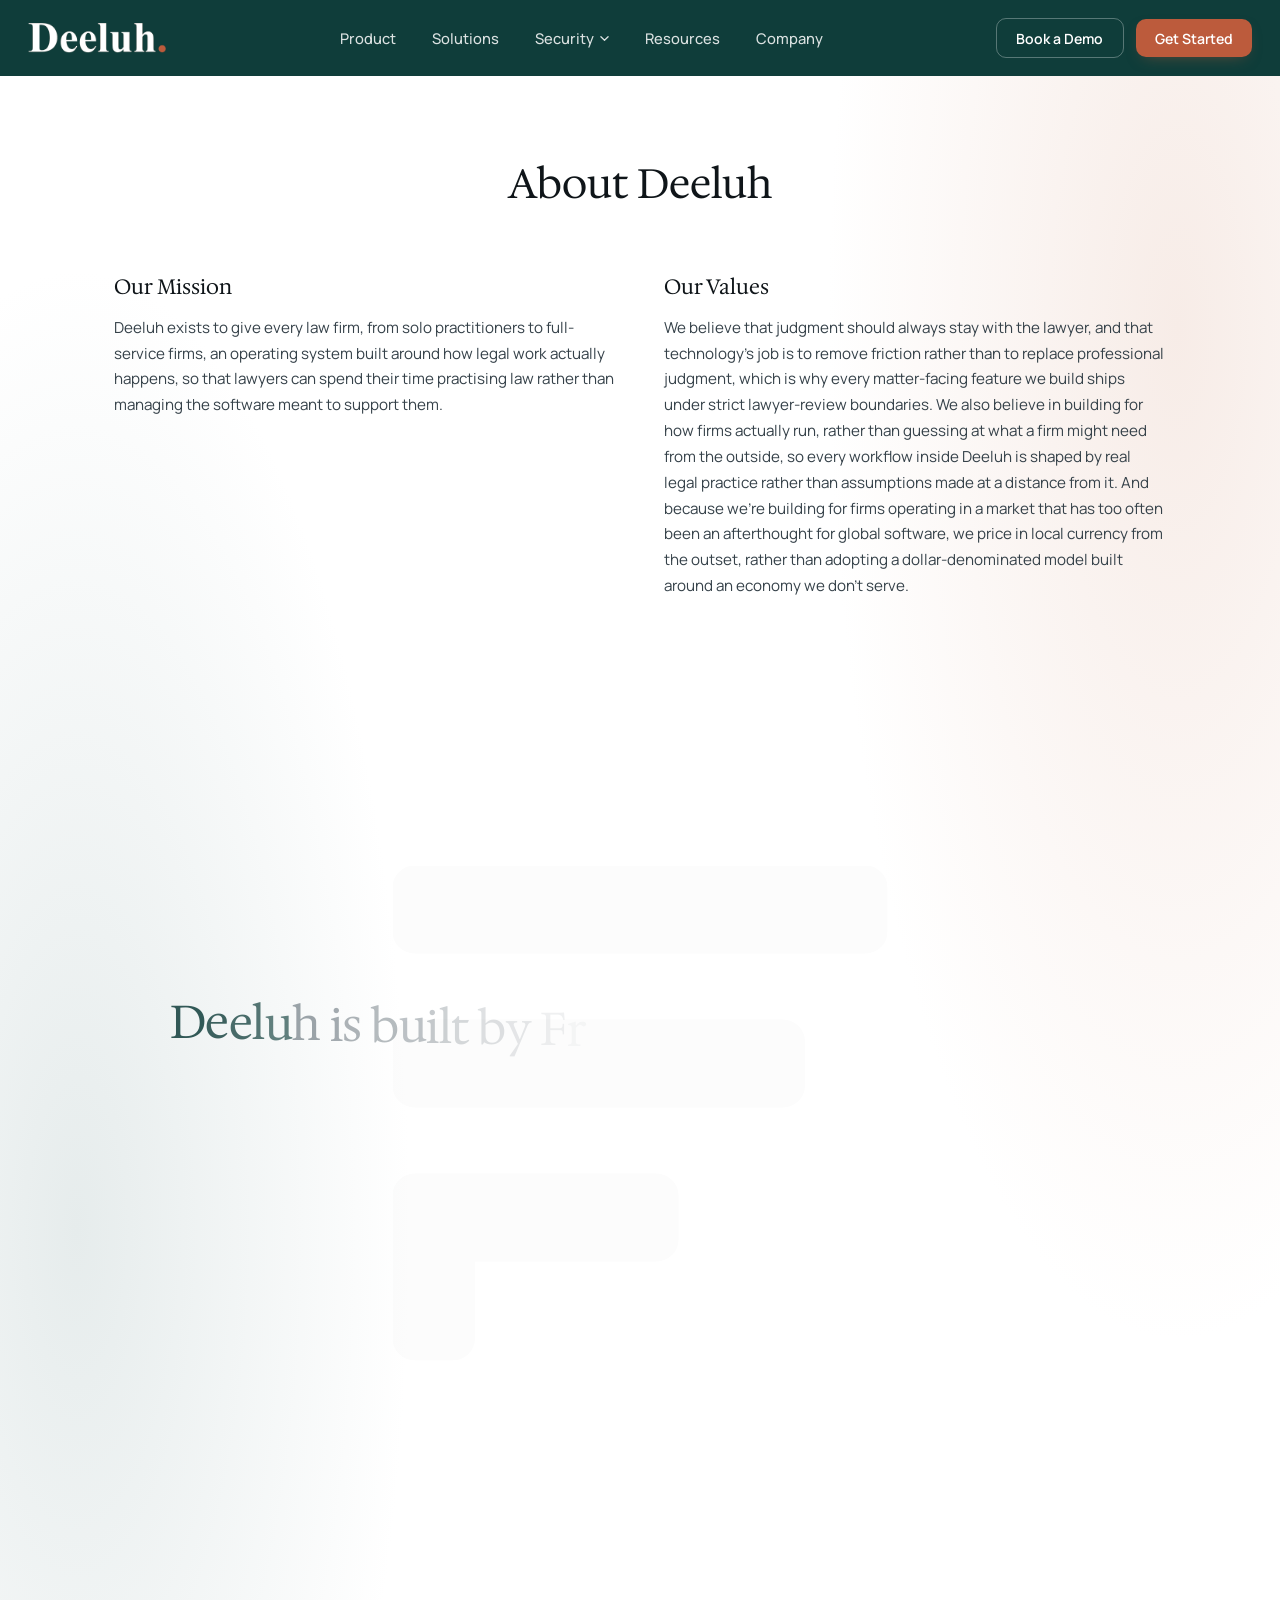
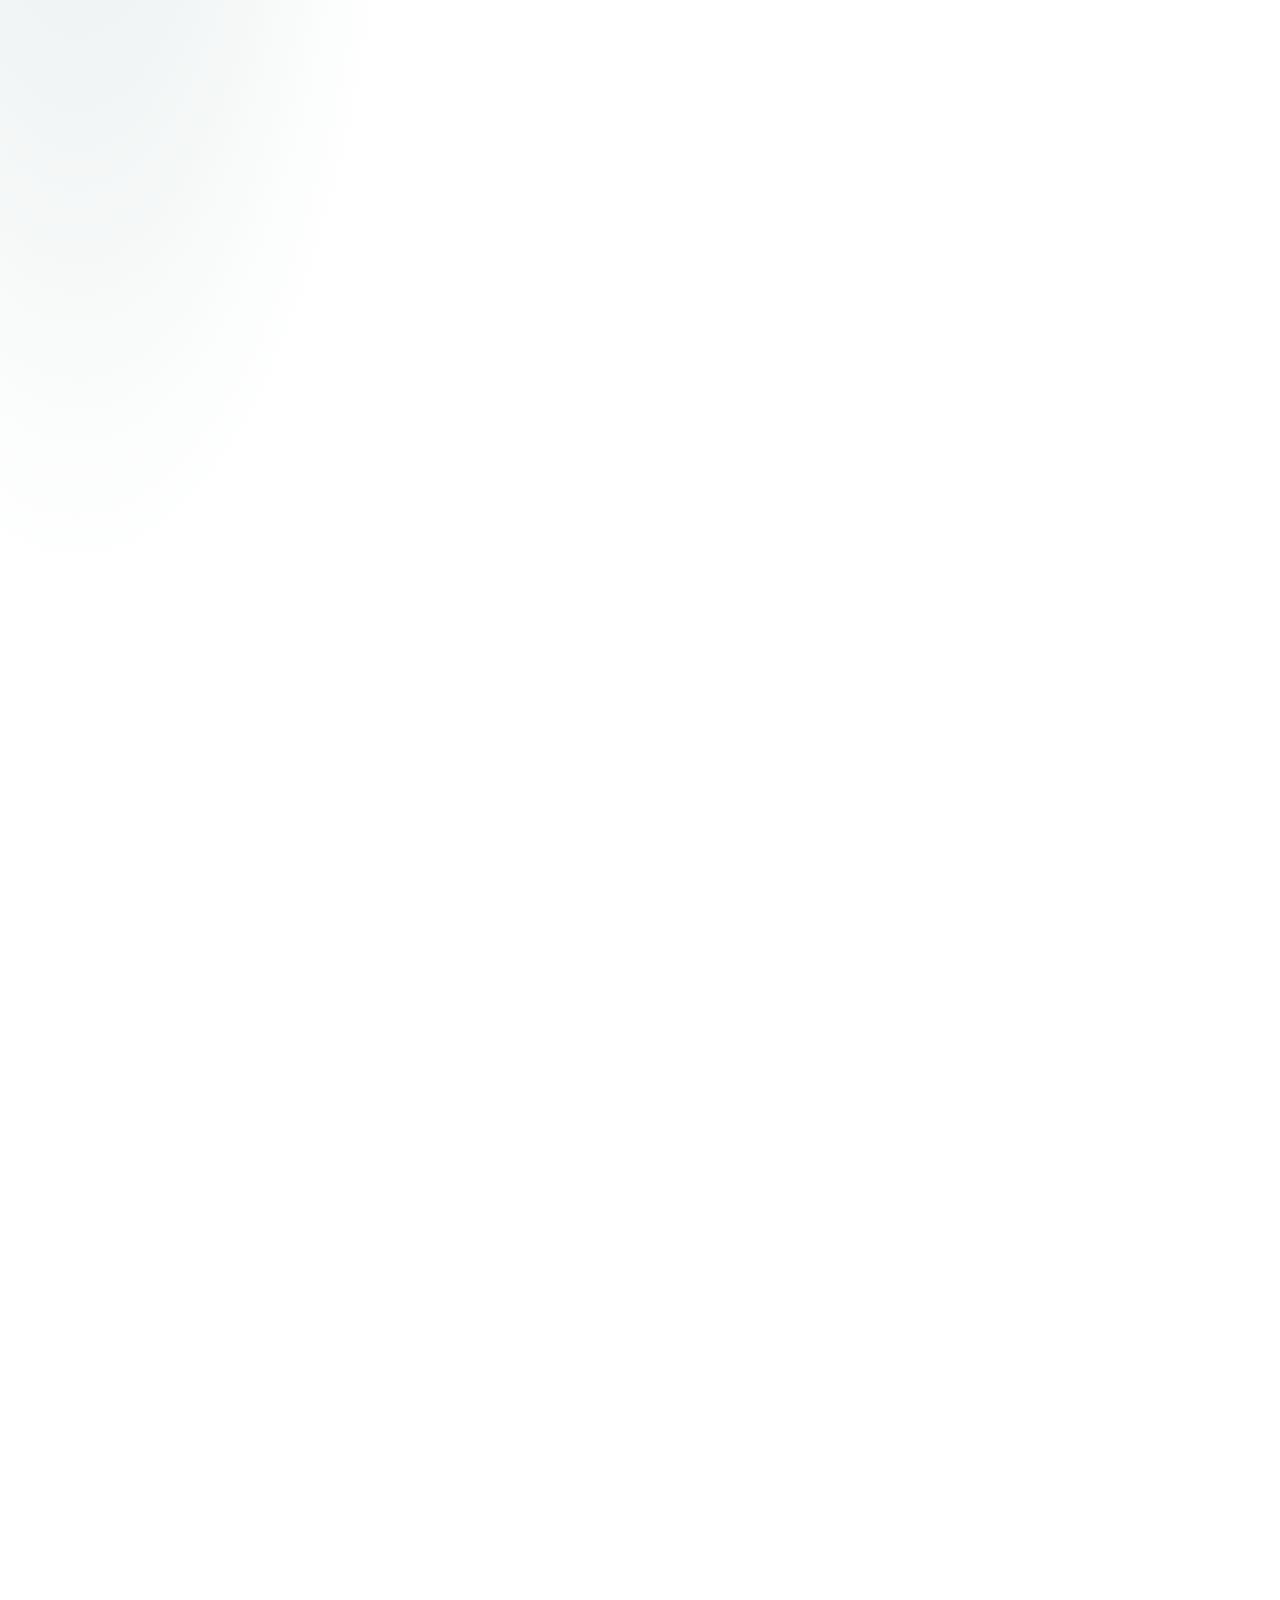
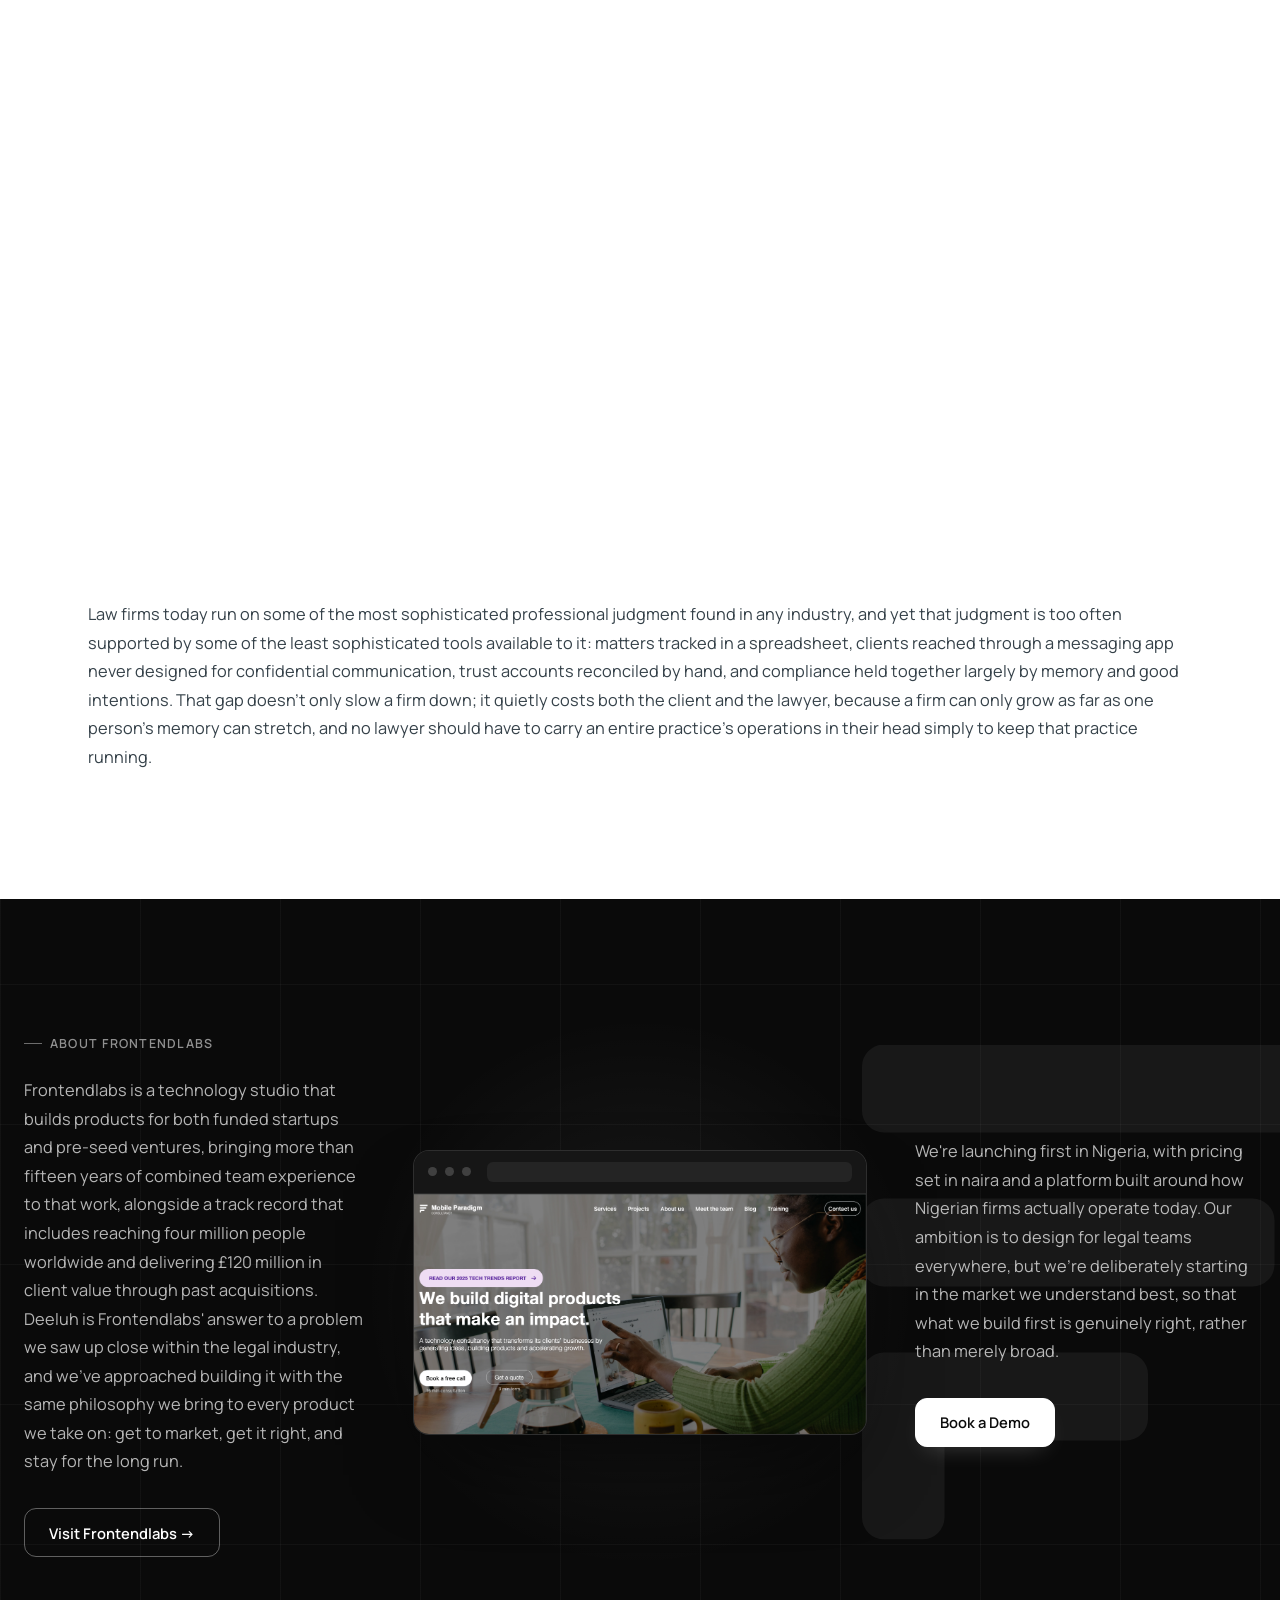
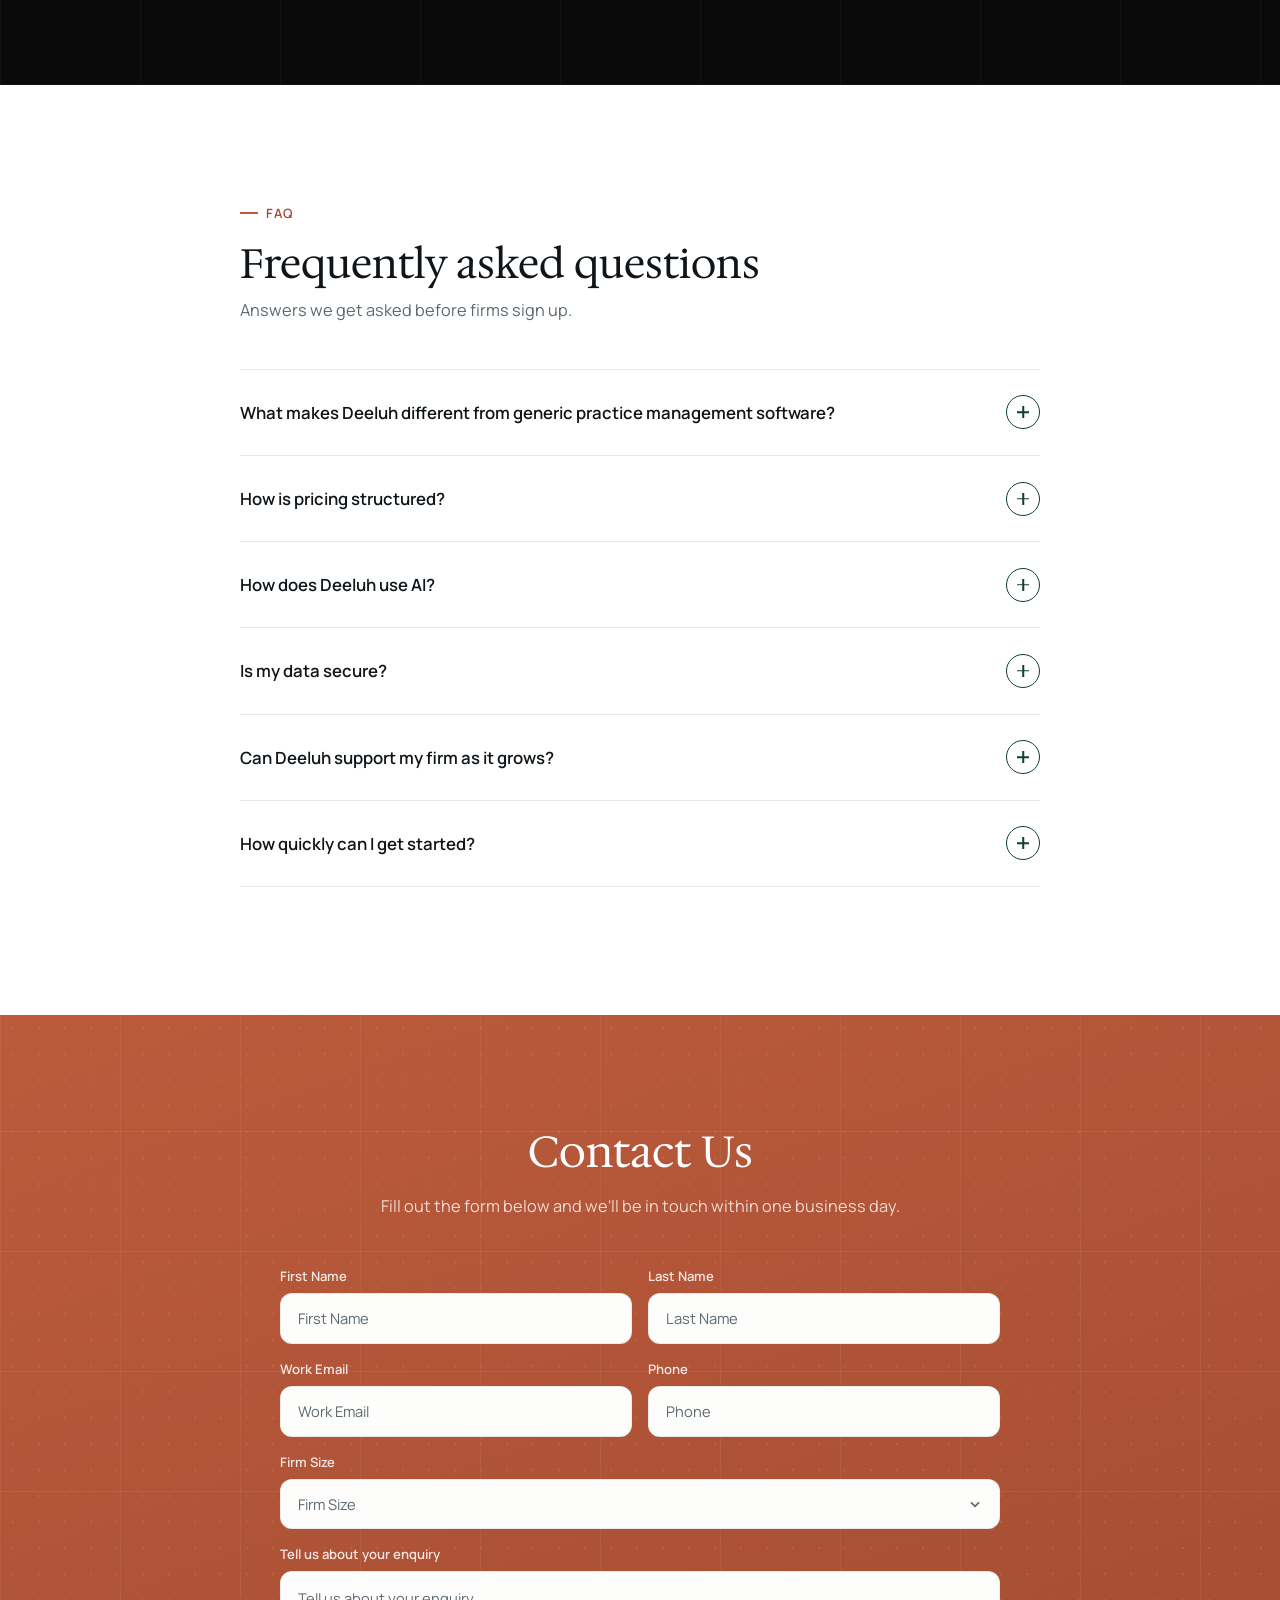
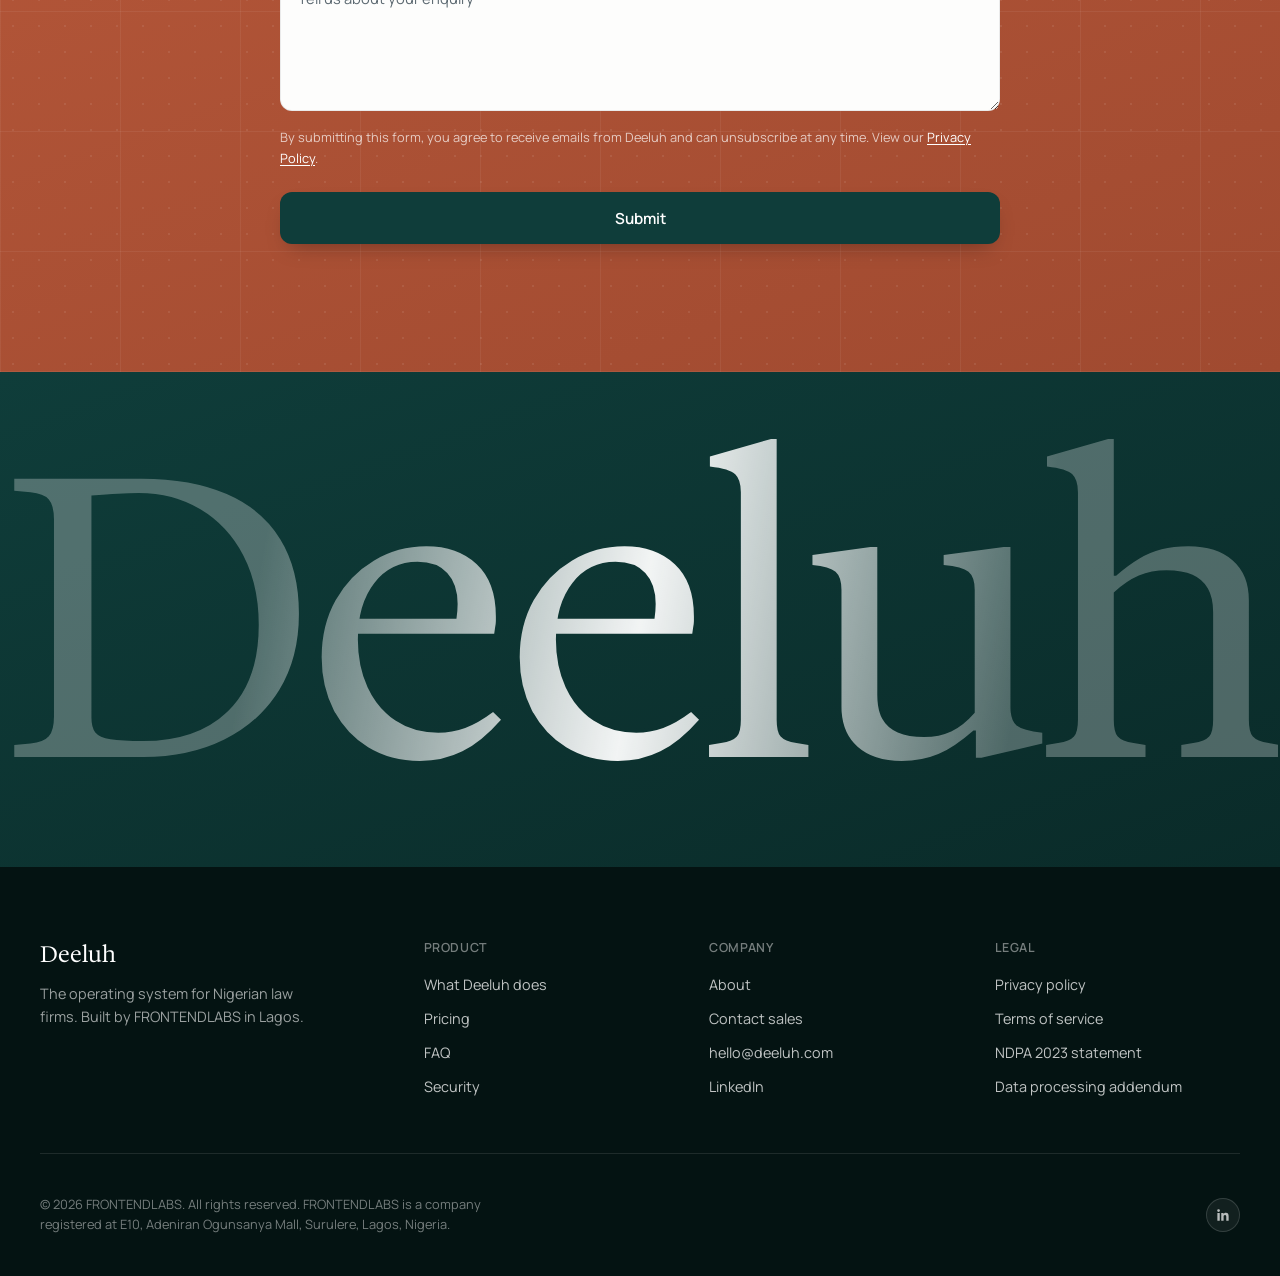
<file: company.html>
<!DOCTYPE html>
<html lang="en">
<head>
<meta charset="UTF-8">
<meta name="viewport" content="width=device-width, initial-scale=1.0">
<title>Company — Deeluh</title>
<link rel="icon" type="image/png" href="/assets/images/deeluh-app-icon-teal.png">
<link rel="preconnect" href="https://fonts.googleapis.com">
<link rel="preconnect" href="https://fonts.gstatic.com" crossorigin>
<link href="https://fonts.googleapis.com/css2?family=Fraunces:opsz,wght@9..144,400;9..144,500;9..144,600&family=Inter:wght@400;500;600;700&display=swap" rel="stylesheet">
<link href="https://fonts.googleapis.com/css2?family=Hedvig+Letters+Serif:opsz@12..24&display=swap" rel="stylesheet">
<link href="https://fonts.googleapis.com/css2?family=Manrope:wght@200..800&display=swap" rel="stylesheet">
<link href="https://fonts.googleapis.com/css2?family=Source+Serif+4:ital,opsz,wght@0,8..60,200..900;1,8..60,200..900&display=swap" rel="stylesheet">
<link rel="stylesheet" href="styles.css">
<style>

/* ==========================================================
     ABOUT DEELUH SECTION 
     ========================================================== */
     .about-deeluh {
    position: relative;
    background-color: #fff;
    background-image:
      radial-gradient(42% 38% at 92% 8%, var(--brand-clay-tint) 0%, transparent 65%),
      radial-gradient(40% 36% at 6% 30%, var(--brand-primary-tint) 0%, transparent 65%);
    background-repeat: no-repeat;
    font-family: var(--font-body);
    color: var(--ink);
    /* overflow: hidden; */
  }

  /* ==========================================================
     STAGE 1 — header + Mission / Values cards
     ========================================================== */
  .about-deeluh__stage1 {
    position: relative;
    z-index: 2;
    padding: 10rem 1.5rem 2rem;
    max-width: 1100px;
    margin: 0 auto;
  }

  .about-deeluh__stage1 h2 {
    font-family: var(--font-display);
    font-weight: 500;
    font-size: clamp(2rem, 3.2vw, 2.6rem);
    line-height: 1.15;
    color: var(--ink);
    margin: 0 auto;
    text-align: center;
  }

  .about-deeluh__eyebrow {
    display: flex;
    align-items: center;
    justify-content: center;
    gap: .5rem;
    font-size: .8rem;
    font-weight: 600;
    letter-spacing: .08em;
    text-transform: uppercase;
    color: var(--brand-clay-hover);
    text-align: center;
    margin: 0 0 3rem;

    opacity: 0;
    transform: translateY(20px);
    transition: opacity .6s cubic-bezier(.16,1,.3,1), transform .6s cubic-bezier(.16,1,.3,1);
  }
  .about-deeluh.is-visible .about-deeluh__eyebrow { opacity: 1; transform: translateY(0); }

  .about-deeluh__eyebrow::before,
  .about-deeluh__eyebrow::after {
    content: "";
    width: 18px;
    height: 2px;
    background: var(--brand-clay);
    display: inline-block;
  }

  .about-deeluh__cards {
    display: grid;
    grid-template-columns: 1fr 1fr;
    gap: 3rem;
  }

  /* plain standing text now — no card chrome (background, border,
     shadow, hover) — just the section's normal heading/paragraph
     pattern, side by side */
  .about-deeluh__card {
    opacity: 0;
    transform: translateY(24px);
  }
  .about-deeluh.is-visible .about-deeluh__card {
    opacity: 1;
    transform: translateY(0);
    transition: opacity .6s cubic-bezier(.16,1,.3,1), transform .6s cubic-bezier(.16,1,.3,1);
  }
  .about-deeluh.is-visible .about-deeluh__card:nth-child(2) { transition-delay: 100ms; }

  .about-deeluh__card h3 {
    font-family: var(--font-display);
    font-weight: 500;
    font-size: 1.3rem;
    color: var(--ink);
    margin: 0 0 .85rem;
  }

  .about-deeluh__card p {
    font-size: .95rem;
    line-height: 1.7;
    color: var(--ink-2);
    margin: 0;
  }

  /* ==========================================================
     STAGE 2 — generous gap before the statement gets its own
     visual moment
     ========================================================== */
  .about-deeluh__gap { height: 2rem; }

  /* ==========================================================
     STAGE 3 — pinned scroll-reveal statement. Same physics as
     the dashboard's tall-runway + sticky window, combined with
     the same letter-by-letter reveal used on the firm-size /
     wdd / compare headlines — including the word-safe wrapping
     fix (whole words never break mid-word).
     ========================================================== */
  .about-deeluh__runway {
    position: relative;
    z-index: 2;
    height: calc(300vh + 45vh);
  }

  .about-deeluh__pin {
    position: sticky;
    top: 0;
    height: 100vh;
    display: flex;
    align-items: center;
    justify-content: center;
    padding: 0 1.5rem;
  }

  /* ==========================================================
     F WATERMARK — large, faint, behind the statement. Opacity
     is NOT time-based or on-load — it's driven live by the same
     scroll-progress value that reveals the letters, in update()
     ========================================================== */
  .about-deeluh__fmark {
    position: absolute;
    top: 50%;
    left: 50%;
    height: clamp(280px, 55vh, 620px);
    width: clamp(280px, 55vh, 620px);
    transform: translate(-50%, -50%);
    opacity: 0;
    pointer-events: none;
    z-index: 0;
    transition: opacity .08s linear;
  }

  .about-deeluh__fmark img {
    width: 100%;
    height: 100%;
    display: block;
  }

  .about-deeluh__statement {
    position: relative;
    z-index: 1;
    max-width: 90%;
    margin: 0 auto;
    text-align: center;
    font-family: var(--font-display);
    font-weight: 500;
    font-size: clamp(1.6rem, 3.6vw, 2.9rem);
    line-height: 1.35;
    letter-spacing: -0.01em;
  }

  /* unrevealed state — muted grey/ash */
  .about-deeluh__statement .letter {
    display: inline-block;
    color: var(--ink-3);
    opacity: .28;
    transform: translateY(10px);
    transition: opacity .08s linear, transform .08s linear, color .3s ease;
  }

  /* revealed — snaps to its word's final color (falls back to
     the normal paragraph grey/ash if no special color is set) */
  .about-deeluh__statement .letter.is-revealed {
    opacity: 1;
    color: var(--word-color, var(--ink-2));
  }

  /* word-safe wrapper — white-space:nowrap guarantees a word can
     never be split across a line purely because it ran out of
     room, no matter how narrow the viewport gets */
  .about-deeluh__statement .word {
    display: inline-block;
    white-space: nowrap;
  }

  /* ==========================================================
     STAGE 4 — normal closing paragraph, no character effects
     ========================================================== */
  .about-deeluh__writeup {
    position: relative;
    z-index: 2;
    max-width: 90%;
    margin: 0 auto;
    padding: 2rem 1.5rem 8rem;

    opacity: 0;
    transform: translateY(22px);
    transition: opacity .7s cubic-bezier(.16,1,.3,1), transform .7s cubic-bezier(.16,1,.3,1);
  }
  .about-deeluh.is-visible .about-deeluh__writeup {
    opacity: 1;
    transform: translateY(0);
  }

  .about-deeluh__writeup p {
    font-size: 1.02rem;
    line-height: 1.75;
    color: var(--ink-2);
    margin: 0;
  }

  /* ==========================================================
     TABLET
     ========================================================== */
  @media (max-width: 900px) {
    .about-deeluh__stage1 { padding: 4.5rem 1.25rem 1.5rem; }
    .about-deeluh__cards { grid-template-columns: 1fr; gap: 1.25rem; }
    .about-deeluh__gap { height: 4rem; }
    .about-deeluh__statement { max-width: 88%; }
    .about-deeluh__stage1 h2 { margin: 60px 0px 0px auto; }
  }
  

  /* ==========================================================
     MOBILE
     ========================================================== */
  @media (max-width: 640px) {
    .about-deeluh__statement {
      max-width: 92%;
      font-size: clamp(1.4rem, 6.5vw, 1.9rem);
    }

    .about-deeluh__runway { height: calc(100vh + 60vh); }

    .about-deeluh__writeup { padding: 1.5rem 1.25rem 5rem; }

    .about-deeluh__fmark {
      height: clamp(200px, 46vh, 360px);
      width: clamp(200px, 46vh, 360px);
      left: 58%; /* center-weighted, slightly toward the right */

    }

    .about-deeluh__pin {
    height: 70vh;
  }


  }

  @media (prefers-reduced-motion: reduce) {
    .about-deeluh__eyebrow, .about-deeluh__card, .about-deeluh__writeup {
      transition: none;
      opacity: 1;
      transform: none;
    }

    /* reduced motion: show the full statement immediately, no
       pinning, nothing hidden from the user */
    .about-deeluh__runway { height: auto; }
    .about-deeluh__statement .letter {
      opacity: 1;
      transform: none;
      transition: none;
      color: var(--word-color, var(--ink-2));
    }
    .about-deeluh__fmark {
      opacity: 0.055;
      transition: none;
    }
  }


  /* ==========================================================
     ABOUT FRONTENDLABS SECTION SHELL 
     ========================================================== */
  .flabs {
    position: relative;
    background: #0a0a0a;
    overflow: hidden;
    isolation: isolate;
    padding: 8rem 1.5rem;
    font-family: var(--font-body);
  }

  /* subtle technical grid — 1px lines, ~3.5% opacity, large cells */
  .flabs::before {
    content: "";
    position: absolute;
    inset: 0;
    background-image:
      repeating-linear-gradient(90deg, rgba(255,255,255,0.035) 0 1px, transparent 1px 140px),
      repeating-linear-gradient(0deg, rgba(255,255,255,0.035) 0 1px, transparent 1px 140px);
    z-index: 0;
    pointer-events: none;
  }

  /* extremely subtle radial glow behind the center mockup */
  .flabs__glow {
    position: absolute;
    top: 50%;
    left: 50%;
    width: 60%;
    max-width: 900px;
    aspect-ratio: 1;
    transform: translate(-50%, -50%);
    background: radial-gradient(closest-side, rgba(255, 255, 255, 0.07) 0%, transparent 72%);
    z-index: 2;
    pointer-events: none;
  }

  /* ==========================================================
     BACKGROUND F WATERMARK — the actual Frontendlabs mark,
     oversized, near-invisible, architectural rather than
     decorative. Sits above the grid but below the glow/content.
     ========================================================== */
  .flabs__fmark {
    position: absolute;
    z-index: 1;
    top: 50%;
    right: -6%;
    height: clamp(280px, 55vh, 640px);
    width: clamp(280px, 55vh, 640px);
    transform: translateY(-50%) scale(0.97);
    opacity: 0;
    pointer-events: none;
    transition: opacity 1.3s cubic-bezier(.16,1,.3,1), transform 1.3s cubic-bezier(.16,1,.3,1);
  }

  .flabs.is-visible .flabs__fmark {
    opacity: 0.055;
    transform: translateY(-50%) scale(1);
  }

  .flabs__fmark img {
    width: 100%;
    height: 100%;
    display: block;
  }

  .flabs__inner {
    position: relative;
    z-index: 3;
    max-width: 1320px;
    margin: 0 auto;
  }

  /* ==========================================================
     GRID — asymmetric 30 / 40 / 30, deliberately not three
     identical cards
     ========================================================== */
  .flabs__grid {
    display: grid;
    grid-template-columns: 0.75fr 1fr 0.75fr;
    gap: 3rem;
    align-items: center;
  }

  /* ==========================================================
     SHARED text-column treatment (left + right)
     ========================================================== */
  .flabs__eyebrow {
    display: inline-flex;
    align-items: center;
    gap: .5rem;
    font-size: .78rem;
    font-weight: 600;
    letter-spacing: .1em;
    text-transform: uppercase;
    color: rgba(255, 255, 255, 0.55);
    margin-bottom: 1.5rem;
  }

  .flabs__eyebrow::before {
    content: "";
    width: 18px;
    height: 1px;
    background: rgba(255, 255, 255, 0.4);
    display: inline-block;
  }

  .flabs__text {
    font-size: 1.02rem;
    line-height: 1.75;
    color: rgba(255, 255, 255, 0.7);
    margin: 0 0 2rem;
  }

  .flabs__btn {
    display: inline-flex;
    align-items: center;
    gap: .5rem;
    padding: .85rem 1.5rem;
    border-radius: 12px;
    font-size: .92rem;
    font-weight: 600;
    text-decoration: none;
    transition: transform .25s ease, box-shadow .25s ease, background .25s ease, color .25s ease, border-color .25s ease;
  }

  /* "Visit Frontendlabs" — outline, secondary weight */
  .flabs__btn--outline {
    background: transparent;
    border: 1px solid rgba(255, 255, 255, 0.35);
    color: #fff;
  }
  .flabs__btn--outline:hover {
    background: rgba(255, 255, 255, 0.08);
    border-color: rgba(255, 255, 255, 0.6);
    transform: translateY(-2px);
  }

  /* "Book a Demo" — filled, primary weight (mirrors how Deeluh's
     own primary CTA is filled, just in white/black instead of clay) */
  .flabs__btn--filled {
    background: #fff;
    border: 1px solid #fff;
    color: #0a0a0a;
    box-shadow: 0 10px 24px -12px rgba(255, 255, 255, 0.25);
  }
  .flabs__btn--filled:hover {
    background: #d9d9d9;
    border-color: #d9d9d9;
    transform: translateY(-2px);
    box-shadow: 0 14px 28px -12px rgba(255, 255, 255, 0.3);
  }

  /* ==========================================================
     LEFT / RIGHT columns — entrance animation
     ========================================================== */
  .flabs__col {
    opacity: 0;
    transform: translateY(22px);
  }
  .flabs.is-visible .flabs__col {
    opacity: 1;
    transform: translateY(0);
    transition: opacity .6s cubic-bezier(.16,1,.3,1), transform .6s cubic-bezier(.16,1,.3,1);
  }

  .flabs__col--left  { transition-delay: 0ms; }
  .flabs__col--right { transition-delay: .32s; }

  .flabs.is-visible .flabs__col--left .flabs__eyebrow  { transition-delay: 0ms; }
  .flabs.is-visible .flabs__col--left .flabs__text     { transition-delay: 100ms; }
  .flabs.is-visible .flabs__col--left .flabs__btn      { transition-delay: 200ms; }
  .flabs.is-visible .flabs__col--right .flabs__text    { transition-delay: 420ms; }
  .flabs.is-visible .flabs__col--right .flabs__btn     { transition-delay: 520ms; }

  .flabs__eyebrow, .flabs__col .flabs__text, .flabs__col .flabs__btn {
    opacity: 0;
    transform: translateY(18px);
    transition: opacity .55s cubic-bezier(.16,1,.3,1), transform .55s cubic-bezier(.16,1,.3,1);
  }
  .flabs.is-visible .flabs__eyebrow,
  .flabs.is-visible .flabs__col .flabs__text,
  .flabs.is-visible .flabs__col .flabs__btn {
    opacity: 1;
    transform: translateY(0);
  }

  .flabs__col--right { text-align: left; }

  /* ==========================================================
     CENTER — Frontendlabs mockup, the visual anchor
     ========================================================== */
  .flabs__mockup-col {
    display: flex;
    justify-content: center;
    opacity: 0;
    transform: translateY(22px);
    transition: opacity .7s cubic-bezier(.16,1,.3,1), transform .7s cubic-bezier(.16,1,.3,1);
    transition-delay: 220ms;
  }
  .flabs.is-visible .flabs__mockup-col {
    opacity: 1;
    transform: translateY(0);
  }

  .flabs__mockup {
    width: 100%;
    border-radius: 16px;
    overflow: hidden;
    background: #111;
    border: 1px solid rgba(255, 255, 255, 0.12);
    box-shadow: 0 40px 90px -30px rgba(0, 0, 0, 0.7), 0 0 0 rgba(255,255,255,0);
    transition: transform .4s cubic-bezier(.2,.8,.2,1), box-shadow .4s ease;
  }

  .flabs__mockup:hover {
    transform: translateY(-5px) scale(1.012);
    box-shadow: 0 50px 100px -30px rgba(0, 0, 0, 0.75), 0 0 60px rgba(255, 255, 255, 0.06);
  }

  .flabs__mockup-bar {
    display: flex;
    align-items: center;
    gap: .5rem;
    padding: .7rem .9rem;
    background: #161616;
    border-bottom: 1px solid rgba(255, 255, 255, 0.08);
  }

  .flabs__mockup-dot {
    width: 9px;
    height: 9px;
    border-radius: 50%;
    background: rgba(255, 255, 255, 0.18);
  }

  .flabs__mockup-url {
    flex: 1;
    height: 20px;
    border-radius: 6px;
    background: rgba(255, 255, 255, 0.06);
    margin-left: .5rem;
  }

  .flabs__mockup img {
    display: block;
    width: 100%;
    height: auto;
  }

  /* ==========================================================
     TABLET — collapse the asymmetric grid toward a stacked flow
     ========================================================== */
  @media (max-width: 1000px) {
    .flabs__grid {
      grid-template-columns: 1fr;
      gap: 3.5rem;
      text-align: center;
    }
    .flabs__col--left, .flabs__col--right { max-width: 620px; margin: 0 auto; }
    .flabs__mockup-col { order: 2; }
    .flabs__col--left { order: 1; }
    .flabs__col--right { order: 3; }
    .flabs__eyebrow { justify-content: center; }
  }

  /* ==========================================================
     MOBILE
     ========================================================== */
  @media (max-width: 640px) {
    .flabs { padding: 5rem 1.25rem; }
    .flabs__grid { gap: 2.75rem; }
    .flabs__text { font-size: .96rem; }

    /* same convention as the hero: stacked buttons stretch full width */
    .flabs__col .flabs__btn {
      width: 100%;
      justify-content: center;
    }

    .flabs__mockup-bar { padding: .55rem .75rem; }

    /* smaller, dimmer, tucked lower-right so it doesn't fight
       with the stacked mobile copy */
    .flabs__fmark {
      top: auto;
      bottom: -4%;
      right: -10%;
      height: clamp(180px, 42vh, 340px);
      width: clamp(180px, 42vh, 340px);
      transform: translateY(0) scale(0.97);
    }
    .flabs.is-visible .flabs__fmark {
      opacity: 0.035;
      transform: translateY(0) scale(1);
    }
  }

  @media (prefers-reduced-motion: reduce) {
    .flabs__col, .flabs__eyebrow, .flabs__col .flabs__text, .flabs__col .flabs__btn,
    .flabs__mockup-col, .flabs__mockup, .flabs__btn, .flabs__fmark {
      transition: none;
      opacity: 1;
      transform: none;
    }
    .flabs__fmark { opacity: 0.055; }
  }

  /* ==========================================================
     FAQ SECTION
     ========================================================== */
     .faq {
    padding: 7rem 1.5rem 8rem;
    background: #fff;
  }

  .faq__inner {
    max-width: 800px;
    margin: 0 auto;
  }

  .faq__header {
    margin-bottom: 3rem;
  }

  .faq__eyebrow {
    display: inline-flex;
    align-items: center;
    gap: .5rem;
    font-size: .8rem;
    font-weight: 600;
    letter-spacing: .08em;
    text-transform: uppercase;
    color: var(--brand-clay-hover);
    margin-bottom: 1.1rem;
  }

  .faq__eyebrow::before {
    content: "";
    width: 18px;
    height: 2px;
    background: var(--brand-clay);
    display: inline-block;
  }

  .faq__header h2 {
    font-family: var(--font-display);
    font-weight: 500;
    font-size: clamp(2rem, 3.2vw, 2.6rem);
    line-height: 1.15;
    color: var(--ink);
    margin: 0 0 .75rem;
  }

  .faq__header p {
    font-size: 1.02rem;
    color: var(--ink-3);
    margin: 0;
  }

  /* ==========================================================
     ACCORDION
     ========================================================== */
  .faq-list {
    border-top: 1px solid rgba(15, 21, 25, 0.1);
  }

  .faq-item {
    border-bottom: 1px solid rgba(15, 21, 25, 0.1);
  }

  .faq-item__trigger {
    width: 100%;
    display: flex;
    align-items: center;
    justify-content: space-between;
    gap: 1.5rem;
    padding: 1.6rem 0;
    background: none;
    border: none;
    cursor: pointer;
    text-align: left;
    font-family: var(--font-body);
  }

  .faq-item__question {
    font-size: 1.05rem;
    font-weight: 600;
    color: var(--ink);
    transition: color .25s ease;
  }

  .faq-item__trigger:hover .faq-item__question {
    color: var(--brand-primary);
  }

  /* plus / close icon, built from two CSS lines */
  .faq-item__icon {
    position: relative;
    flex-shrink: 0;
    width: 34px;
    height: 34px;
    border-radius: 50%;
    border: 1.5px solid var(--brand-primary);
    transition: background .3s ease, border-color .3s ease;
  }

  .faq-item__icon::before,
  .faq-item__icon::after {
    content: "";
    position: absolute;
    top: 50%;
    left: 50%;
    background: var(--brand-primary);
    transition: transform .35s cubic-bezier(.2,.8,.2,1), background .3s ease;
  }

  .faq-item__icon::before {
    width: 12px;
    height: 1.5px;
    transform: translate(-50%, -50%);
  }

  .faq-item__icon::after {
    width: 1.5px;
    height: 12px;
    transform: translate(-50%, -50%);
  }

  /* open state: fill the circle, turn plus into an x */
  .faq-item.is-open .faq-item__icon {
    background: var(--brand-primary);
  }

  .faq-item.is-open .faq-item__icon::before,
  .faq-item.is-open .faq-item__icon::after {
    background: #fff;
  }

  .faq-item.is-open .faq-item__icon::after {
    transform: translate(-50%, -50%) rotate(90deg) scaleY(0); /* collapses vertical bar */
  }

  .faq-item.is-open .faq-item__icon::before {
    transform: translate(-50%, -50%) rotate(180deg);
  }

  /* collapsible panel — grid-rows trick, no JS height math needed */
  .faq-item__panel {
    display: grid;
    grid-template-rows: 0fr;
    transition: grid-template-rows .4s cubic-bezier(.2,.8,.2,1);
  }

  .faq-item.is-open .faq-item__panel {
    grid-template-rows: 1fr;
  }

  .faq-item__panel-inner {
    overflow: hidden;
  }

  .faq-item__answer {
    font-size: .96rem;
    line-height: 1.65;
    color: var(--ink-2);
    padding: 0 0 1.75rem;
    max-width: 62ch;
  }

  /* ==========================================================
     RESPONSIVE FAQ
     ========================================================== */
  @media (max-width: 640px) {
    .faq { padding: 4.5rem 1.25rem 4rem; }
    .faq-item__trigger { padding: 1.35rem 0; }
    .faq-item__question { font-size: .98rem; }
  }

  @media (prefers-reduced-motion: reduce) {
    .faq-item__panel,
    .faq-item__icon::before,
    .faq-item__icon::after {
      transition: none;
    }
  }


  .contact, .contact * { box-sizing: border-box; }
  .contact h2 { overflow-wrap: normal; word-break: keep-all; }

  /* ==========================================================
     CONTACT US SECTION 
     ========================================================== */
  .contact {
    position: relative;
    padding: 7rem 1.5rem 8rem;
    background: linear-gradient(160deg, var(--brand-clay) 0%, var(--brand-clay-hover) 100%);
    overflow: hidden;
    isolation: isolate;
    font-family: var(--font-body);
  }

  .contact::before {
    content: "";
    position: absolute;
    inset: 0;
    background-image: radial-gradient(rgba(255, 255, 255, 0.08) 1px, transparent 1.5px);
    background-size: 26px 26px;
    z-index: 0;
    pointer-events: none;
  }

  .contact::after {
    content: "";
    position: absolute;
    inset: 0;
    background-image:
      repeating-linear-gradient(90deg, rgba(255,255,255,0.06) 0 1px, transparent 1px 120px),
      repeating-linear-gradient(0deg, rgba(255,255,255,0.06) 0 1px, transparent 1px 120px);
    z-index: 0;
    pointer-events: none;
  }

  .contact__inner {
    position: relative;
    z-index: 2;
    max-width: 720px;
    margin: 0 auto;
  }

  /* ==========================================================
     HEADER
     ========================================================== */
  .contact__header {
    text-align: center;
    margin-bottom: 3rem;

    opacity: 0;
    transform: translateY(24px);
    transition: opacity .7s cubic-bezier(.16,1,.3,1), transform .7s cubic-bezier(.16,1,.3,1);
  }
  .contact.is-visible .contact__header { opacity: 1; transform: translateY(0); }

  .contact__header h2 {
    font-family: var(--font-display);
    font-weight: 500;
    font-size: clamp(2rem, 3.4vw, 2.75rem);
    line-height: 1.15;
    color: #fff;
    margin: 0 0 1rem;
  }

  .contact__header p {
    font-size: 1.02rem;
    line-height: 1.6;
    color: rgba(255, 255, 255, 0.78);
    margin: 0;
  }

  /* ==========================================================
     FORM
     ========================================================== */
  .contact__form {
    opacity: 0;
    transform: translateY(24px);
    transition: opacity .7s cubic-bezier(.16,1,.3,1), transform .7s cubic-bezier(.16,1,.3,1);
    transition-delay: 120ms;
  }
  .contact.is-visible .contact__form { opacity: 1; transform: translateY(0); }

  .contact__row {
    display: grid;
    grid-template-columns: 1fr 1fr;
    gap: 1rem;
    margin-bottom: 1rem;
  }

  .contact__field { display: flex; flex-direction: column; }

  .contact__field label {
    font-size: .82rem;
    font-weight: 600;
    color: rgba(255, 255, 255, 0.85);
    margin-bottom: .5rem;
  }

  .contact__input,
  .contact__select,
  .contact__textarea {
    width: 100%;
    padding: .9rem 1.05rem;
    border-radius: 12px;
    border: 1px solid rgba(15, 21, 25, 0.08);
    background: #fdfdfc;
    color: var(--ink);
    font-family: var(--font-body);
    font-size: .92rem;
    outline: none;
    transition: border-color .2s ease, box-shadow .2s ease;
  }

  .contact__input::placeholder,
  .contact__textarea::placeholder { color: var(--ink-3); }

  .contact__input:focus,
  .contact__select:focus,
  .contact__textarea:focus {
    border-color: var(--brand-primary);
    box-shadow: 0 0 0 3px rgba(15, 61, 58, 0.14);
  }

  .contact__select {
    appearance: none;
    -webkit-appearance: none;
    background-image: url("data:image/svg+xml,%3Csvg xmlns='http://www.w3.org/2000/svg' viewBox='0 0 20 20' fill='none' stroke='%235c6971' stroke-width='2'%3E%3Cpath d='M5 8l5 5 5-5'/%3E%3C/svg%3E");
    background-repeat: no-repeat;
    background-position: right 1rem center;
    background-size: 16px;
    padding-right: 2.75rem;
    cursor: pointer;
  }
  .contact__select:invalid { color: var(--ink-3); }
  .contact__select option { color: var(--ink); }

  .contact__textarea {
    min-height: 140px;
    resize: vertical;
    line-height: 1.55;
  }

  .contact__field--full { margin-bottom: 1rem; }

  /* inline validation */
  .contact__error-msg {
    display: none;
    font-size: .78rem;
    color: #fff;
    background: rgba(0, 0, 0, 0.22);
    border-left: 2px solid #fff;
    padding: .3rem .6rem;
    border-radius: 4px;
    margin-top: .45rem;
  }
  .contact__field.has-error .contact__error-msg { display: block; }
  .contact__field.has-error .contact__input,
  .contact__field.has-error .contact__select,
  .contact__field.has-error .contact__textarea {
    border-color: #fff;
    box-shadow: 0 0 0 3px rgba(255, 255, 255, 0.28);
  }

  /* ==========================================================
     CONSENT + SUBMIT
     ========================================================== */
  .contact__consent {
    font-size: .8rem;
    line-height: 1.6;
    color: rgba(255, 255, 255, 0.7);
    margin: .5rem 0 1.5rem;
  }

  .contact__consent a {
    color: #fff;
    text-decoration: underline;
    text-underline-offset: 2px;
  }
  .contact__consent a:hover { color: rgba(255, 255, 255, 0.8); }

  .contact__submit {
    display: inline-flex;
    align-items: center;
    justify-content: center;
    width: 100%;
    padding: .95rem 1.6rem;
    border-radius: 12px;
    border: none;
    background: var(--brand-primary);
    color: #fff;
    font-family: var(--font-body);
    font-size: .95rem;
    font-weight: 600;
    cursor: pointer;
    transition: background .25s ease, transform .25s ease, box-shadow .25s ease;
    box-shadow: 0 10px 22px -10px rgba(0, 0, 0, 0.35);
  }

  .contact__submit:hover {
    background: var(--brand-primary-hover);
    transform: translateY(-2px);
  }

  .contact__submit:disabled {
    opacity: .7;
    cursor: default;
    transform: none;
  }

  /* ==========================================================
     FORM-LEVEL MESSAGES (submission error / success)
     ========================================================== */
  .contact__form-error {
    display: none;
    font-size: .85rem;
    color: #fff;
    background: rgba(0, 0, 0, 0.22);
    border-left: 2px solid #fff;
    padding: .7rem .9rem;
    border-radius: 8px;
    margin-bottom: 1.25rem;
  }
  .contact.is-submit-error .contact__form-error { display: block; }

  .contact__success {
    display: none;
    text-align: center;
    padding: 3rem 1.5rem;
    opacity: 0;
    transition: opacity .5s ease;
  }
  .contact.is-submitted .contact__form { display: none; }
  .contact.is-submitted .contact__success {
    display: block;
    opacity: 1;
  }

  .contact__success h3 {
    font-family: var(--font-display);
    font-weight: 500;
    font-size: 1.6rem;
    color: #fff;
    margin: 0 0 .6rem;
  }

  .contact__success p {
    font-size: .95rem;
    color: rgba(255, 255, 255, 0.75);
    margin: 0;
  }

  /* ==========================================================
     TABLET / MOBILE
     ========================================================== */
  @media (max-width: 640px) {
    .contact { padding: 4.5rem 1.25rem 5rem; }
    .contact__row { grid-template-columns: 1fr; gap: 0; }
  }

  @media (prefers-reduced-motion: reduce) {
    .contact__header, .contact__form, .contact__success {
      transition: none;
      opacity: 1;
      transform: none;
    }
    .contact__submit { transition: none; }
    .contact__submit:hover { transform: none; }
  }



  /* ==========================================================
     BIG LOGO SECTION BEFORE FOOTER
     ========================================================== */
     .logo-section {
    position: relative;
    min-height: 55vh;
    display: flex;
    align-items: center;
    justify-content: center;
    /* padding: 2rem 2rem; */
    background: linear-gradient(160deg, var(--brand-primary) 0%, var(--brand-primary-hover) 100%);
    overflow: hidden;
  }

  .logo-wrap {
    width: 100%;
    max-width: 1400px;
    text-align: center;
  }

  /* the wordmark itself — width is set by JS so it always spans
     edge-to-edge regardless of font metrics or viewport size */
  .logo-text {
    display: inline-block;
    /* font-family: var(--font-body); */
    font-family: var(--font-display);
    font-weight: 800;
    line-height: 1;
    letter-spacing: -0.02em;
    white-space: nowrap;

    /* the shimmer: a soft translucent base with a bright band that
       sweeps across it — the "light passing over metal" look */
    background-image: linear-gradient(
      100deg,
      rgba(255, 255, 255, 0.28) 0%,
      rgba(255, 255, 255, 0.28) 40%,
      rgba(255, 255, 255, 0.95) 50%,
      rgba(255, 255, 255, 0.28) 60%,
      rgba(255, 255, 255, 0.28) 100%
    );
    background-size: 300% 100%;
    background-position: -100% 0;
    -webkit-background-clip: text;
    background-clip: text;
    color: transparent;

    animation-name: shine-sweep;
    animation-duration: var(--shine-cycle);
    animation-timing-function: ease-in-out;
    animation-iteration-count: infinite;
  }

  /* the sweep itself happens fast, early in the cycle, then holds
     and waits for the next loop — that pause is what makes the
     "cycle length" feel like a repeat interval rather than a
     constant back-and-forth shimmer */
  @keyframes shine-sweep {
    0%   { background-position: -120% 0; }
    18%  { background-position: 220% 0; }
    100% { background-position: 220% 0; }
  }

  @media (prefers-reduced-motion: reduce) {
    .logo-text {
      animation: none;
      background-position: 0 0;
    }
  }

  @media (max-width: 640px) {
    .logo-section { min-height: 38vh; padding: 3rem 1.25rem; }
  }

 

</style>
</head>
<body>

 <!-- NAVBAR -->

 <nav class="navbar" id="siteNavbar">
  <div class="navbar__inner">

    <a href="index.html" class="navbar__logo">
      <img src="assets/images/deeluh-logo-white.png" alt="Deeluh" class="navbar__logo--white">
      <img src="assets/images/deeluh-logo.png" alt="Deeluh" class="navbar__logo--color">
    </a>

    <ul class="navbar__menu">
      <li><a href="product.html">Product</a></li>
      <li><a href="solutions.html">Solutions</a></li>

      <li class="navbar__item--dropdown">
        <button class="navbar__dropdown-trigger" type="button" aria-haspopup="true" aria-expanded="false">
          Security
          <svg class="navbar__dropdown-caret" viewBox="0 0 10 6" fill="none" aria-hidden="true">
            <path d="M1 1l4 4 4-4" stroke="currentColor" stroke-width="1.4" stroke-linecap="round" stroke-linejoin="round"/>
          </svg>
        </button>
        <div class="navbar__dropdown-panel">
          <a href="javascript:void(0)" class="navbar__dropdown-link">Security Overview</a>
          <a href="legal.html" class="navbar__dropdown-link">Legal</a>
        </div>
      </li>

      <li><a href="resources.html">Resources</a></li>
      <li><a href="company.html">Company</a></li>
    </ul>

    <div class="navbar__actions">
      <a href="mailto:hello@deeluh.com" class="navbar__btn navbar__btn--ghost">Book a Demo</a>
      <a href="https://app.deeluh.com/" class="navbar__btn navbar__btn--primary">Get Started</a>
    </div>

    <button class="navbar__burger" id="navBurger" aria-label="Toggle menu" aria-expanded="false">
      <span></span><span></span><span></span>
    </button>

  </div>

  <div class="navbar__mobile" id="navMobile">
    <div class="navbar__mobile-inner">
      <ul class="navbar__mobile-links">
        <li><a href="product.html">Product</a></li>
        <li><a href="solutions.html">Solutions</a></li>

        <li class="navbar__mobile-dropdown" id="navLegalDropdown">
          <button class="navbar__mobile-dropdown-trigger" type="button" aria-expanded="false" aria-controls="navLegalPanel">
            Security
            <svg class="navbar__mobile-dropdown-caret" viewBox="0 0 10 6" fill="none" aria-hidden="true">
              <path d="M1 1l4 4 4-4" stroke="currentColor" stroke-width="1.4" stroke-linecap="round" stroke-linejoin="round"/>
            </svg>
          </button>
          <div class="navbar__mobile-dropdown-panel" id="navLegalPanel">
            <div class="navbar__mobile-dropdown-inner">
              <a href="javascript:void(0)" class="navbar__dropdown-link">Security Overview</a>
              <a href="legal.html" class="navbar__dropdown-link">Legal</a>
            </div>
          </div>
        </li>

        <li><a href="resources.html">Resources</a></li>
        <li><a href="company.html">Company</a></li>
      </ul>
      <div class="navbar__mobile-actions">
        <a href="mailto:hello@deeluh.com" class="navbar__btn navbar__btn--ghost">Book a Demo</a>
        <a href="https://app.deeluh.com/" class="navbar__btn navbar__btn--primary">Get Started</a>
      </div>
    </div>
  </div>
</nav>

<script>
  const navbar = document.getElementById('siteNavbar');
  const burger = document.getElementById('navBurger');

  // swap green → white once scrolled past a small threshold
  function updateNavbarScrollState() {
    navbar.classList.toggle('is-scrolled', window.scrollY > 40);
  }
  window.addEventListener('scroll', updateNavbarScrollState, { passive: true });
  updateNavbarScrollState();

  // hamburger toggle
  burger.addEventListener('click', () => {
    const isOpen = navbar.classList.toggle('is-open');
    burger.setAttribute('aria-expanded', String(isOpen));
  });

  // close the mobile menu if the viewport grows back past the breakpoint
  window.addEventListener('resize', () => {
    if (window.matchMedia('(min-width: 981px)').matches) {
      navbar.classList.remove('is-open');
      burger.setAttribute('aria-expanded', 'false');
    }
  });
</script>

<!-- LEGAL DROPDOWN (nav) — click-to-open accordion on mobile -->
<script>
  (function () {
    const legalDropdown = document.getElementById('navLegalDropdown');
    if (!legalDropdown) return;
    const trigger = legalDropdown.querySelector('.navbar__mobile-dropdown-trigger');

    trigger.addEventListener('click', () => {
      const isOpen = legalDropdown.classList.toggle('is-open');
      trigger.setAttribute('aria-expanded', String(isOpen));
    });

    // collapse the accordion if the viewport grows back into desktop
    // width, so it doesn't stay stuck open behind the hover dropdown
    window.addEventListener('resize', () => {
      if (window.matchMedia('(min-width: 981px)').matches) {
        legalDropdown.classList.remove('is-open');
        trigger.setAttribute('aria-expanded', 'false');
      }
    });
  })();
</script>

<!-- END OF NAVBAR -->

<!-- "ABOUT DEELUH" SECTION -->


<section class="about-deeluh" id="aboutDeeluhSection">

  <!-- STAGE 1 -->
  <div class="about-deeluh__stage1">
    <!-- <span class="about-deeluh__eyebrow">About Deeluh</span> -->
      <h2>About Deeluh</h2><br><br><br>

    <div class="about-deeluh__cards">
      <article class="about-deeluh__card">
        <h3>Our Mission</h3>
        <p>Deeluh exists to give every law firm, from solo practitioners to full-service firms, an operating system built around how legal work actually happens, so that lawyers can spend their time practising law rather than managing the software meant to support them.</p>
      </article>

      <article class="about-deeluh__card">
        <h3>Our Values</h3>
        <p>We believe that judgment should always stay with the lawyer, and that technology's job is to remove friction rather than to replace professional judgment, which is why every matter-facing feature we build ships under strict lawyer-review boundaries. We also believe in building for how firms actually run, rather than guessing at what a firm might need from the outside, so every workflow inside Deeluh is shaped by real legal practice rather than assumptions made at a distance from it. And because we're building for firms operating in a market that has too often been an afterthought for global software, we price in local currency from the outset, rather than adopting a dollar-denominated model built around an economy we don't serve.</p>
      </article>
    </div>
  </div>

  <!-- STAGE 2 -->
  <div class="about-deeluh__gap"></div>

  <!-- STAGE 3 -->
  <div class="about-deeluh__runway" id="statementRunway">
    <div class="about-deeluh__pin">
      <span class="about-deeluh__fmark" id="statementFmark">
        <img src="assets/logos/frontendlabs-f-mark-ash.svg" alt="" role="presentation">
      </span>
      <p class="about-deeluh__statement" id="statementText" data-full-text="Deeluh is built by Frontendlabs, a technology company, working with guidance from a practicing commercial lawyer who has run a firm and dealt directly with the problems Deeluh sets out to solve."></p>
    </div>
  </div>

  <!-- STAGE 4 -->
  <div class="about-deeluh__writeup">
    <p>Law firms today run on some of the most sophisticated professional judgment found in any industry, and yet that judgment is too often supported by some of the least sophisticated tools available to it: matters tracked in a spreadsheet, clients reached through a messaging app never designed for confidential communication, trust accounts reconciled by hand, and compliance held together largely by memory and good intentions. That gap doesn't only slow a firm down; it quietly costs both the client and the lawyer, because a firm can only grow as far as one person's memory can stretch, and no lawyer should have to carry an entire practice's operations in their head simply to keep that practice running.</p>
  </div>

</section>

<script>
(function () {
  const section = document.getElementById('aboutDeeluhSection');

  /* ---- simple fade-up entrance for stage 1 / stage 4 ---- */
  const revealObserver = new IntersectionObserver((entries) => {
    entries.forEach(entry => {
      if (entry.isIntersecting) {
        section.classList.add('is-visible');
        revealObserver.unobserve(entry.target);
      }
    });
  }, { threshold: 0.1 });
  revealObserver.observe(section);

  /* ---- pinned scroll-reveal statement ---- */
  const runway = document.getElementById('statementRunway');
  const statementEl = document.getElementById('statementText');
  const fmarkEl = document.getElementById('statementFmark');
  if (!runway || !statementEl) return;

  const fullText = statementEl.dataset.fullText;
  const GREEN_WORDS = ['Deeluh'];
  const BLACK_WORDS = ['Frontendlabs'];

  function stripPunctuation(word) {
    return word.replace(/[,.]/g, '');
  }

  statementEl.textContent = '';
  statementEl.setAttribute('aria-label', fullText);

  const letterSpans = [];
  const words = fullText.split(' ');

  words.forEach((word, wordIndex) => {
    const bare = stripPunctuation(word);
    const wordWrapper = document.createElement('span');
    wordWrapper.className = 'word';

    if (GREEN_WORDS.includes(bare)) {
      wordWrapper.style.setProperty('--word-color', 'var(--brand-primary)');
    } else if (BLACK_WORDS.includes(bare)) {
      wordWrapper.style.setProperty('--word-color', 'var(--ink)');
    }

    [...word].forEach(char => {
      const span = document.createElement('span');
      span.className = 'letter';
      span.textContent = char;
      wordWrapper.appendChild(span);
      letterSpans.push(span);
    });

    statementEl.appendChild(wordWrapper);

    if (wordIndex < words.length - 1) {
      statementEl.appendChild(document.createTextNode(' '));
    }
  });

  const totalLetters = letterSpans.length;
  const completeAt = 0.82;
  const letterWindow = 0.09;

  function update() {
    if (window.matchMedia('(prefers-reduced-motion: reduce)').matches) return;

    const rect = runway.getBoundingClientRect();
    const scrollRange = rect.height - window.innerHeight;

    const entryPoint = window.innerHeight;
    const exitPoint = -scrollRange;
    const totalTravel = entryPoint - exitPoint;
    const progress = totalTravel > 0
      ? Math.min(Math.max((entryPoint - rect.top) / totalTravel, 0), 1)
      : 0;

    letterSpans.forEach((span, i) => {
      const start = (i / (totalLetters - 1)) * (completeAt - letterWindow);
      const t = Math.min(Math.max((progress - start) / letterWindow, 0), 1);
      span.style.opacity = t;
      span.style.transform = `translateY(${(1 - t) * 10}px)`;
      span.classList.toggle('is-revealed', t > 0.6);
    });

    // F mark — emerges over the first 60% of the reveal, then holds
    // steady at its final subtle opacity rather than fading back out,
    // so it's still faintly present once the statement is fully read
    if (fmarkEl) {
      const isMobile = window.innerWidth <= 640;
      // const finalOpacity = isMobile ? 0.045 : 0.055;
      const finalOpacity = isMobile ? 0.07 : 0.09;
      const emergence = Math.min(progress / 0.6, 1);
      fmarkEl.style.opacity = emergence * finalOpacity;
    }
  }

  window.addEventListener('scroll', update, { passive: true });
  window.addEventListener('resize', update);
  update();
})();
</script>


<!-- END OF "ABOUT DEELUH" SECTION -->

<!-- "ABOUT FRONTENDLABS" SECTION -->

<section class="flabs" id="flabsSection">
  <span class="flabs__glow"></span>
  <span class="flabs__fmark">
    <img src="assets/logos/frontendlabs-f-mark.svg" alt="" role="presentation">
  </span>

  <div class="flabs__inner">
    <div class="flabs__grid">

      <!-- LEFT — About Frontendlabs -->
      <div class="flabs__col flabs__col--left">
        <span class="flabs__eyebrow">About Frontendlabs</span>
        <p class="flabs__text">Frontendlabs is a technology studio that builds products for both funded startups and pre-seed ventures, bringing more than fifteen years of combined team experience to that work, alongside a track record that includes reaching four million people worldwide and delivering £120 million in client value through past acquisitions. Deeluh is Frontendlabs' answer to a problem we saw up close within the legal industry, and we've approached building it with the same philosophy we bring to every product we take on: get to market, get it right, and stay for the long run.</p>
        <a href="https://frontendlabs.co.uk/" target="_blank" rel="noopener" class="flabs__btn flabs__btn--outline">Visit Frontendlabs →</a>
      </div>

      <!-- CENTER — mockup -->
      <div class="flabs__mockup-col">
        <div class="flabs__mockup">
          <div class="flabs__mockup-bar">
            <span class="flabs__mockup-dot"></span>
            <span class="flabs__mockup-dot"></span>
            <span class="flabs__mockup-dot"></span>
            <span class="flabs__mockup-url"></span>
          </div>
          <img src="assets/images/frontendlabs.png" alt="Frontendlabs website homepage">
        </div>
      </div>

      <!-- RIGHT — Nigeria-first -->
      <div class="flabs__col flabs__col--right">
        <p class="flabs__text">We're launching first in Nigeria, with pricing set in naira and a platform built around how Nigerian firms actually operate today. Our ambition is to design for legal teams everywhere, but we're deliberately starting in the market we understand best, so that what we build first is genuinely right, rather than merely broad.</p>
        <a href="mailto:hello@deeluh.com" class="flabs__btn flabs__btn--filled">Book a Demo</a>
      </div>

    </div>
  </div>
</section>

<script>
(function () {
  const section = document.getElementById('flabsSection');
  const observer = new IntersectionObserver((entries) => {
    entries.forEach(entry => {
      if (entry.isIntersecting) {
        section.classList.add('is-visible');
        observer.unobserve(entry.target);
      }
    });
  }, { threshold: 0.15 });
  observer.observe(section);
})();
</script>

<!-- END OF "ABOUT FRONTENDLABS" SECTION -->

<!-- FAQ SECTION -->

<section class="faq" id="faq">
  <div class="faq__inner">

    <div class="faq__header">
      <span class="faq__eyebrow">FAQ</span>
      <h2>Frequently asked questions</h2>
      <p>Answers we get asked before firms sign up.</p>
    </div>

    <div class="faq-list">

      <div class="faq-item">
        <button class="faq-item__trigger" aria-expanded="false">
          <span class="faq-item__question">What makes Deeluh different from generic practice management software?</span>
          <span class="faq-item__icon"></span>
        </button>
        <div class="faq-item__panel">
          <div class="faq-item__panel-inner">
            <p class="faq-item__answer">Deeluh has been built specifically for legal practice rather than adapted from generic business software, so lawyer verification, trust accounting, and firm-structure logic, spanning everything from a Sole Practitioner to an Enterprise organisation, are built in from the very beginning rather than added on afterward.</p>
          </div>
        </div>
      </div>

      <div class="faq-item">
        <button class="faq-item__trigger" aria-expanded="false">
          <span class="faq-item__question">How is pricing structured?</span>
          <span class="faq-item__icon"></span>
        </button>
        <div class="faq-item__panel">
          <div class="faq-item__panel-inner">
            <p class="faq-item__answer">Pricing is fixed, either monthly or per seat depending on the size of your firm, set in naira, with two months included free on annual billing. Full detail is available on our Pricing page.</p>
          </div>
        </div>
      </div>

      <div class="faq-item">
        <button class="faq-item__trigger" aria-expanded="false">
          <span class="faq-item__question">How does Deeluh use AI?</span>
          <span class="faq-item__icon"></span>
        </button>
        <div class="faq-item__panel">
          <div class="faq-item__panel-inner">
            <p class="faq-item__answer">Deeluh AI assists with drafting, document review, and research, though every piece of output it produces is a draft aid rather than a finished product, and is reviewed by a qualified person before it is relied upon or sent on to a client. Judgment stays with the lawyer, always.</p>
          </div>
        </div>
      </div>

      <div class="faq-item">
        <button class="faq-item__trigger" aria-expanded="false">
          <span class="faq-item__question">Is my data secure?</span>
          <span class="faq-item__icon"></span>
        </button>
        <div class="faq-item__panel">
          <div class="faq-item__panel-inner">
            <p class="faq-item__answer">Yes. Deeluh applies encryption both at rest and in transit, maintains tenant isolation between firms, and enforces role-based access controls throughout the platform. Fuller detail is available on our Security page and within our Privacy Policy.</p>
          </div>
        </div>
      </div>

      <div class="faq-item">
        <button class="faq-item__trigger" aria-expanded="false">
          <span class="faq-item__question">Can Deeluh support my firm as it grows?</span>
          <span class="faq-item__icon"></span>
        </button>
        <div class="faq-item__panel">
          <div class="faq-item__panel-inner">
            <p class="faq-item__answer">Yes. Deeluh has been built to support every firm structure, from Sole Practitioner and Sole Proprietorship through Partnership, Multi-Partner or Full-Service Firm, Legal Department, and Enterprise, so a firm shouldn't need to switch platforms as it grows.</p>
          </div>
        </div>
      </div>

      <div class="faq-item">
        <button class="faq-item__trigger" aria-expanded="false">
          <span class="faq-item__question">How quickly can I get started?</span>
          <span class="faq-item__icon"></span>
        </button>
        <div class="faq-item__panel">
          <div class="faq-item__panel-inner">
            <p class="faq-item__answer"> Workspace setup takes under two minutes. Once you tell Deeluh a little about your firm's structure and team, your workspace is ready.</p>
          </div>
        </div>
      </div>

      


    </div>

  </div>
</section>

<script>
  document.querySelectorAll('.faq-item__trigger').forEach(trigger => {
    trigger.addEventListener('click', () => {
      const item = trigger.closest('.faq-item');
      const isOpen = item.classList.contains('is-open');

      // uncomment the block below if you want only one answer open at a time
      // document.querySelectorAll('.faq-item.is-open').forEach(openItem => {
      //   if (openItem !== item) {
      //     openItem.classList.remove('is-open');
      //     openItem.querySelector('.faq-item__trigger').setAttribute('aria-expanded', 'false');
      //   }
      // });

      item.classList.toggle('is-open', !isOpen);
      trigger.setAttribute('aria-expanded', String(!isOpen));
    });
  });
</script>

<!-- END OF FAQ SECTION -->

<!-- CONTACT SECTION -->

<section class="contact" id="contactSection">
  <div class="contact__inner">

    <div class="contact__header">
      <h2>Contact Us</h2>
      <p>Fill out the form below and we'll be in touch within one business day.</p>
    </div>

    <form class="contact__form" id="contactForm" novalidate>

      <div class="contact__form-error" id="contactFormError">Something went wrong. Please try again.</div>

      <div class="contact__row">
        <div class="contact__field" data-field="firstName">
          <label for="firstName">First Name</label>
          <input class="contact__input" type="text" id="firstName" name="firstName" placeholder="First Name" required autocomplete="given-name">
          <span class="contact__error-msg">Please enter your first name.</span>
        </div>
        <div class="contact__field" data-field="lastName">
          <label for="lastName">Last Name</label>
          <input class="contact__input" type="text" id="lastName" name="lastName" placeholder="Last Name" required autocomplete="family-name">
          <span class="contact__error-msg">Please enter your last name.</span>
        </div>
      </div>

      <div class="contact__row">
        <div class="contact__field" data-field="email">
          <label for="email">Work Email</label>
          <input class="contact__input" type="email" id="email" name="email" placeholder="Work Email" required autocomplete="email">
          <span class="contact__error-msg">Please enter a valid email address.</span>
        </div>
        <div class="contact__field" data-field="phone">
          <label for="phone">Phone</label>
          <input class="contact__input" type="tel" id="phone" name="phone" placeholder="Phone" autocomplete="tel">
        </div>
      </div>

      <div class="contact__field contact__field--full" data-field="firmSize">
        <label for="firmSize">Firm Size</label>
        <select class="contact__select" id="firmSize" name="firmSize" required defaultValue="">
          <option value="" disabled selected>Firm Size</option>
          <option value="Sole">Sole</option>
          <option value="Boutique">Boutique</option>
          <option value="Mid">Mid</option>
          <option value="Full">Full</option>
          <option value="Enterprise">Enterprise</option>
        </select>
        <span class="contact__error-msg">Please select your firm size.</span>
      </div>

      <div class="contact__field contact__field--full" data-field="enquiry">
        <label for="enquiry">Tell us about your enquiry</label>
        <textarea class="contact__textarea" id="enquiry" name="enquiry" placeholder="Tell us about your enquiry" required></textarea>
        <span class="contact__error-msg">Please tell us a little about your enquiry.</span>
      </div>

      <p class="contact__consent">By submitting this form, you agree to receive emails from Deeluh and can unsubscribe at any time. View our <a href="/privacy">Privacy Policy</a>.</p>

      <button type="submit" class="contact__submit" id="contactSubmitBtn">Submit</button>
    </form>

    <div class="contact__success" id="contactSuccess">
      <h3>Thanks — we'll be in touch shortly.</h3>
      <!-- <p>A member of the Deeluh team will reach out within one business day.</p> -->
    </div>

  </div>
</section>

<script>
(function () {
  const section = document.getElementById('contactSection');
  const form = document.getElementById('contactForm');
  const submitBtn = document.getElementById('contactSubmitBtn');
  const formError = document.getElementById('contactFormError');


  const revealObserver = new IntersectionObserver((entries) => {
    entries.forEach(entry => {
      if (entry.isIntersecting) {
        section.classList.add('is-visible');
        revealObserver.unobserve(entry.target);
      }
    });
  }, { threshold: 0.1 });
  revealObserver.observe(section);


  const EMAIL_RE = /^[^\s@]+@[^\s@]+\.[^\s@]+$/;

  function setFieldError(name, hasError) {
    const field = form.querySelector(`[data-field="${name}"]`);
    if (field) field.classList.toggle('has-error', hasError);
  }

  function validate() {
    const values = {
      firstName: form.firstName.value.trim(),
      lastName: form.lastName.value.trim(),
      email: form.email.value.trim(),
      firmSize: form.firmSize.value,
      enquiry: form.enquiry.value.trim()
    };

    let firstInvalid = null;
    let isValid = true;

    const checks = [
      ['firstName', values.firstName.length > 0],
      ['lastName', values.lastName.length > 0],
      ['email', EMAIL_RE.test(values.email)],
      ['firmSize', values.firmSize.length > 0],
      ['enquiry', values.enquiry.length > 0]
    ];

    checks.forEach(([name, ok]) => {
      setFieldError(name, !ok);
      if (!ok) {
        isValid = false;
        if (!firstInvalid) firstInvalid = name;
      }
    });

    if (firstInvalid) {
      const el = form.querySelector(`#${firstInvalid}`);
      if (el) el.focus();
    }

    return isValid;
  }


  const SHEET_URL = 'https://script.google.com/macros/s/AKfycbzdmwTtfHOi1f22CM8NjGJnDDqDjFu-x5noF5LA3HFN05tiNi1FNe_mSDNaJOQEGXp8/exec';

  form.addEventListener('submit', async (e) => {
    e.preventDefault();
    section.classList.remove('is-submit-error');

    if (!validate()) return;

    submitBtn.disabled = true;
    submitBtn.textContent = 'Sending...';

    const payload = {
      firstName: form.firstName.value.trim(),
      lastName: form.lastName.value.trim(),
      email: form.email.value.trim(),
      phone: form.phone.value.trim(),
      firmSize: form.firmSize.value,
      enquiry: form.enquiry.value.trim(),
      submittedAt: new Date().toISOString()
    };

    try {
      await fetch(SHEET_URL, {
        method: 'POST',
        mode: 'no-cors',
        headers: { 'Content-Type': 'application/x-www-form-urlencoded' },
        body: new URLSearchParams(payload)
      });

      section.classList.add('is-submitted');
    } catch (err) {
      section.classList.add('is-submit-error');
      submitBtn.disabled = false;
      submitBtn.textContent = 'Submit';
    }
  });


  ['firstName', 'lastName', 'email', 'firmSize', 'enquiry'].forEach((name) => {
    const el = form.querySelector(`#${name}`);
    if (el) el.addEventListener('input', () => setFieldError(name, false));
  });
})();
</script>



<!-- END OF CONTACT SECTION -->

<!-- BIG LOGO BEFORE FOOTER SECTION -->

<section class="logo-section">
  <div class="logo-wrap">
    <span class="logo-text" id="deeluhLogo">Deeluh</span>
  </div>
</section>

<!-- END OF BIG LOGO BEFORE FOOTER SECTION -->

<!-- FOOTER -->

<footer class="site-footer">
  <div class="site-footer__inner">

    <div class="footer-grid">

      <div class="footer-brand">
        <!-- <p class="footer-brand__name">Deeluh</p> -->
        <p class="footer-brand__name"><a href="index.html">Deeluh</a></p>
        <p class="footer-brand__tagline">The operating system for Nigerian law firms. Built by FRONTENDLABS in Lagos.</p>
      </div>

      <div class="footer-col">
        <p class="footer-col__title">Product</p>
        <ul>
          <li><a href="index.html#what">What Deeluh does</a></li>
          <li><a href="index.html#pricing">Pricing</a></li>
          <li><a href="index.html#faq">FAQ</a></li>
          <li><a href="javascript:void(0)">Security</a></li>
        </ul>
      </div>

      <div class="footer-col">
        <p class="footer-col__title">Company</p>
        <ul>
          <li><a href="company.html">About</a></li>
          <li><a href="company.html#contactSection">Contact sales</a></li>
          <li><a href="mailto:hello@deeluh.com">hello@deeluh.com</a></li>
          <li><a href="https://linkedin.com/company/deeluh" target="_blank" rel="noopener">LinkedIn</a></li>
        </ul>
      </div>

      <div class="footer-col">
        <p class="footer-col__title">Legal</p>
        <ul>
          <li><a href="https://docs.google.com/document/d/1c-md859V6obcESRwpXy0kAwXPGtmj-fd6AdDDvtnq5Q/edit?usp=sharing">Privacy policy</a></li>
          <li><a href="https://docs.google.com/document/d/1gVnUsOua3eEcUrE6pWVas3ohWTuopRg7c0Neukb6ZKk/edit?usp=sharing">Terms of service</a></li>
          <li><a href="https://docs.google.com/document/d/11p2g2rMjBtaresTevkxNR4pSzg9xlmbRGU0pHHDDfUU/edit?usp=sharing">NDPA 2023 statement</a></li>
          <li><a href="https://docs.google.com/document/d/1ZMK4GnUCulM9PX5qDvRsFVDOjK42fZCY5RENJ_HLqt8/edit?usp=sharing">Data processing addendum</a></li>
        </ul>
      </div>

    </div>

    <div class="footer-bottom">
      <p class="footer-bottom__legal">© 2026 FRONTENDLABS. All rights reserved. FRONTENDLABS is a company registered at E10, Adeniran Ogunsanya Mall, Surulere, Lagos, Nigeria.</p>

      <div class="footer-bottom__social">
        <a href="https://linkedin.com/company/deeluh" target="_blank" rel="noopener" aria-label="Deeluh on LinkedIn">
          <svg width="16" height="16" viewBox="0 0 24 24" fill="currentColor"><path d="M20.45 20.45h-3.55v-5.57c0-1.33-.03-3.04-1.85-3.04-1.86 0-2.14 1.45-2.14 2.94v5.67H9.36V9h3.41v1.56h.05c.48-.9 1.64-1.85 3.38-1.85 3.6 0 4.27 2.37 4.27 5.46v6.28zM5.34 7.43a2.06 2.06 0 1 1 0-4.12 2.06 2.06 0 0 1 0 4.12zM7.12 20.45H3.56V9h3.56v11.45z"/></svg>
        </a>
      </div>
    </div>

  </div>
</footer>

<!-- END OF FOOTER -->



<!-- "BIG LOGO SECTION BEFORE FOOTER" -->
<script>
  // fits the wordmark exactly to the width of its container, every time —
  // more reliable than guessing a vw-based font-size, since it accounts
  // for the actual rendered font metrics on the user's device
  function fitLogoText() {
    const wrap = document.querySelector('.logo-wrap');
    const text = document.getElementById('deeluhLogo');
    if (!wrap || !text) return;

    const targetWidth = wrap.clientWidth;
    text.style.fontSize = '100px'; // baseline to measure against
    const measuredWidth = text.getBoundingClientRect().width;
    const scale = targetWidth / measuredWidth;

    // clamp so it can't get absurdly huge/tiny on extreme viewport sizes
    const newSize = Math.min(Math.max(100 * scale, 40), 520);
    text.style.fontSize = newSize + 'px';
  }

  window.addEventListener('resize', fitLogoText);
  window.addEventListener('load', fitLogoText);
  fitLogoText();

  /* ==========================================================
     HOW TO CONTROL THE REPEAT TIMING
     ========================================================== */

  function setLogoShineInterval(seconds) {
    document.documentElement.style.setProperty('--shine-cycle', seconds + 's');
  }
  // example: setLogoShineInterval(8);
</script>
<!-- END OF "BIG LOGO SECTION BEFORE FOOTER" -->

</body>
</html>
</file>
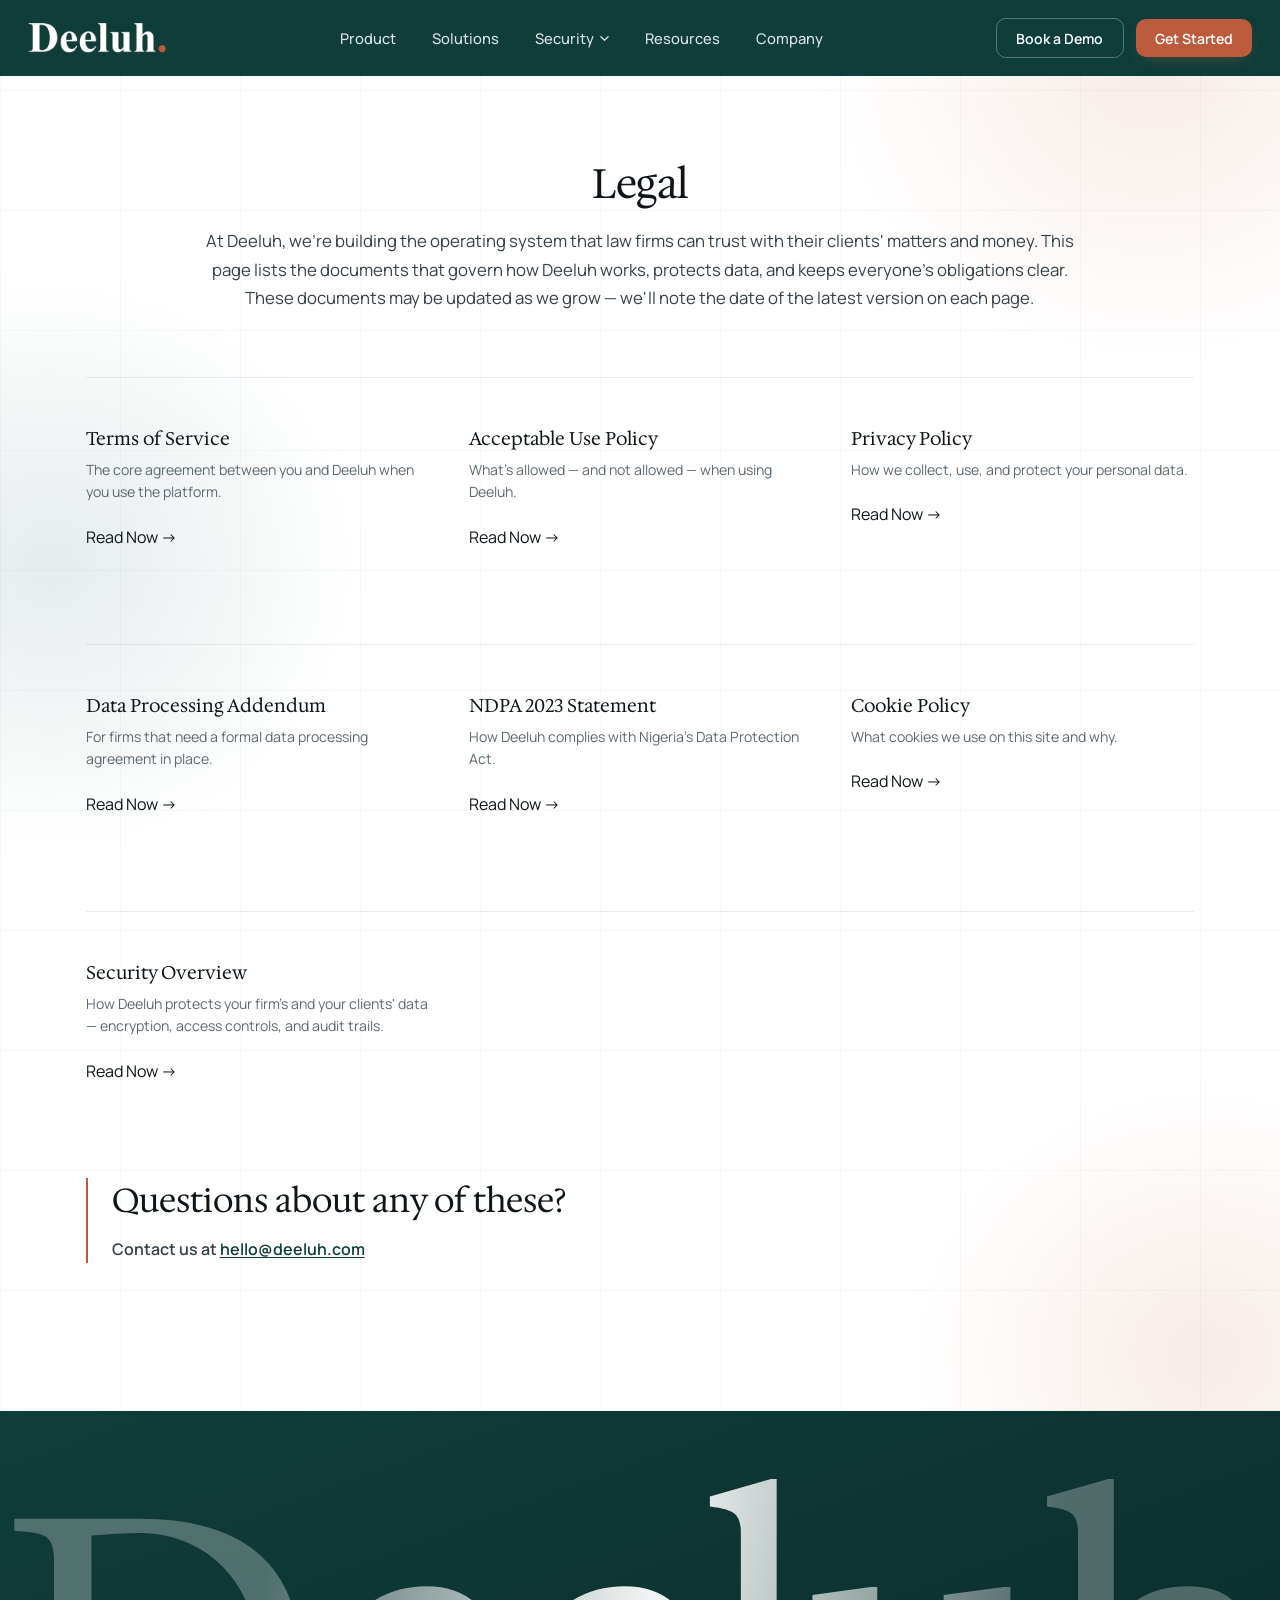
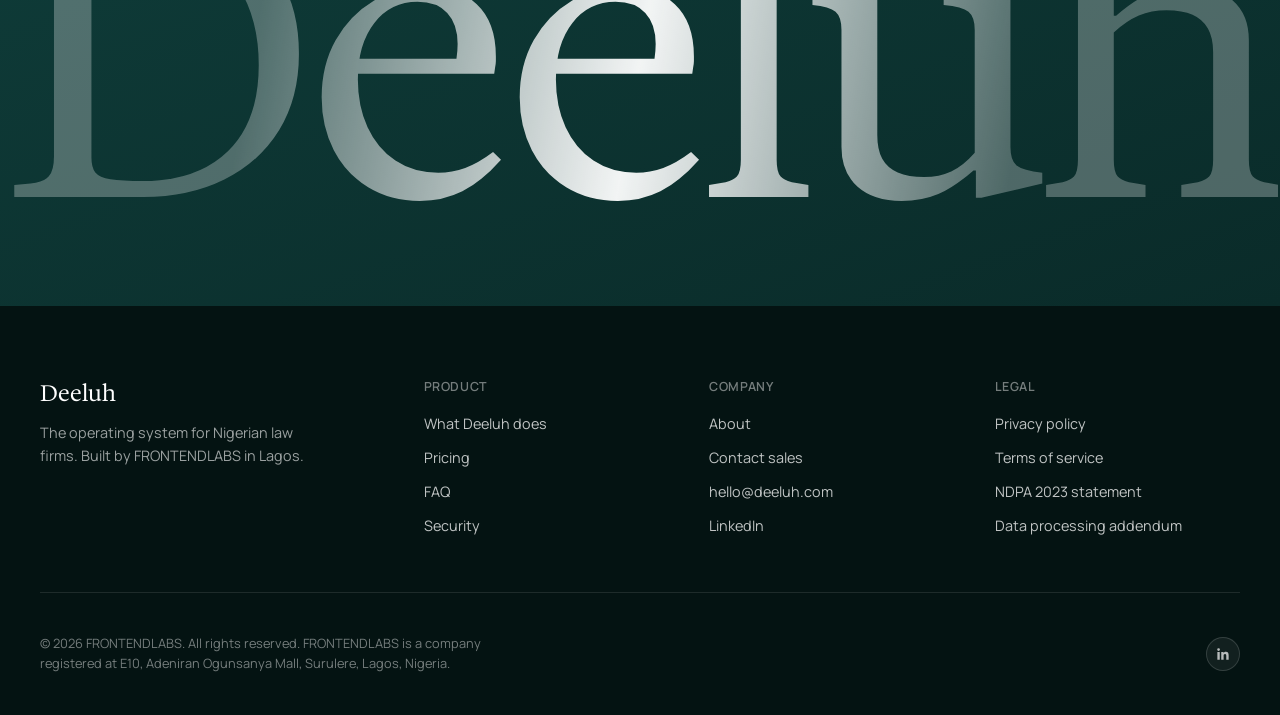
<file: legal.html>
<!DOCTYPE html>
<html lang="en">
<head>
<meta charset="UTF-8">
<meta name="viewport" content="width=device-width, initial-scale=1.0">
<title>Legal — Deeluh</title>
<link rel="icon" type="image/png" href="/assets/images/deeluh-app-icon-teal.png">
<link rel="preconnect" href="https://fonts.googleapis.com">
<link rel="preconnect" href="https://fonts.gstatic.com" crossorigin>
<link href="https://fonts.googleapis.com/css2?family=Fraunces:opsz,wght@9..144,400;9..144,500;9..144,600&family=Inter:wght@400;500;600;700&display=swap" rel="stylesheet">
<link href="https://fonts.googleapis.com/css2?family=Hedvig+Letters+Serif:opsz@12..24&display=swap" rel="stylesheet">
<link href="https://fonts.googleapis.com/css2?family=Manrope:wght@200..800&display=swap" rel="stylesheet">
<link href="https://fonts.googleapis.com/css2?family=Source+Serif+4:ital,opsz,wght@0,8..60,200..900;1,8..60,200..900&display=swap" rel="stylesheet">
<link rel="stylesheet" href="styles.css">
<style>

a.text-link {
    color: var(--brand-primary);
    text-decoration: underline;
    text-underline-offset: 2px;
    transition: color .2s ease;
  }
  a.text-link:hover { color: var(--brand-clay); }

  /* ==========================================================
     LEGAL PAGE
     ========================================================== */
  .legal {
    position: relative;
    padding: 10rem 1.5rem 8rem;
    background-color: #fff;
    background-image:
      radial-gradient(40% 34% at 90% 4%, var(--brand-clay-tint) 0%, transparent 65%),
      radial-gradient(38% 32% at 4% 40%, var(--brand-primary-tint) 0%, transparent 65%),
      radial-gradient(36% 30% at 94% 96%, var(--brand-clay-tint) 0%, transparent 65%);
    background-repeat: no-repeat;
    overflow: hidden;
  }

  /* subtle technical grid, same treatment used elsewhere */
  .legal::before {
    content: "";
    position: absolute;
    inset: 0;
    background-image:
      repeating-linear-gradient(90deg, rgba(15,61,58,0.035) 0 1px, transparent 1px 120px),
      repeating-linear-gradient(0deg, rgba(15,61,58,0.035) 0 1px, transparent 1px 120px);
    z-index: 0;
    pointer-events: none;
  }

  .legal__inner {
    position: relative;
    z-index: 2;
    max-width: 760px;
    max-width: 90%;
    margin: 0 auto;
  }

  /* shared fade-up entrance */
  .fade-up {
    opacity: 0;
    transform: translateY(24px);
    transition: opacity .7s cubic-bezier(.16,1,.3,1), transform .7s cubic-bezier(.16,1,.3,1);
  }
  .legal.is-visible .fade-up { opacity: 1; transform: translateY(0); }
  .legal.is-visible .fade-up:nth-of-type(2) { transition-delay: 80ms; }
  .legal.is-visible .fade-up:nth-of-type(3) { transition-delay: 160ms; }
  .legal.is-visible .fade-up:nth-of-type(4) { transition-delay: 240ms; }

  /* ==========================================================
     legal OVERVIEW
     ========================================================== */
  .legal__eyebrow {
    display: flex;
    align-items: center;
    justify-content: center;
    gap: .5rem;
    font-size: .8rem;
    font-weight: 600;
    letter-spacing: .08em;
    text-transform: uppercase;
    color: var(--brand-clay-hover);
    text-align: center;
    margin: 0 0 1.25rem;
  }
  .legal__eyebrow::before, .legal__eyebrow::after {
    content: ""; width: 18px; height: 2px; background: var(--brand-clay); display: inline-block;
  }

  .legal__header h2 {
    font-family: var(--font-display);
    font-weight: 500;
    font-size: clamp(2rem, 3.2vw, 2.75rem);
    line-height: 1.15;
    letter-spacing: -0.01em;
    color: var(--ink);
    margin: 0 0 1.25rem;
    text-align: center;
  }

  .legal__header p {
    font-size: 1.05rem;
    line-height: 1.7;
    color: var(--ink-2);
    text-align: center;
    margin: 0 auto;
    max-width: 60ch;
    max-width: 80%;
  }

  /* ==========================================================
     RESOURCE TYPES — plain nav-like blocks, not cards
     ========================================================== */
  .legal__types {
    display: grid;
    grid-template-columns: repeat(3, 1fr);
    gap: 2.5rem;
    margin: 4rem 0 6rem;
    padding-top: 3rem;
    border-top: 1px solid rgba(15, 21, 25, 0.08);
  }

  .legal__type {
    text-decoration: none;
    display: block;
    color: inherit;
  }

  .legal__type h3 {
    font-family: var(--font-display);
    font-weight: 500;
    font-size: 1.15rem;
    color: var(--ink);
    margin: 0 0 .5rem;
    transition: color .25s ease;
  }

  .legal__type:hover h3 { color: var(--brand-clay); }

  .legal__type p {
    font-size: .88rem;
    line-height: 1.6;
    color: var(--ink-3);
    margin: 0;
  }

  /* ==========================================================
     SECTION PATTERN — Blog / Guides (reused for both)
     ========================================================== */
  .legal__section {
    margin-bottom: 5.5rem;
  }

  .legal__section h2 {
    font-family: var(--font-display);
    font-weight: 500;
    font-size: clamp(1.6rem, 2.6vw, 2.1rem);
    line-height: 1.2;
    color: var(--ink);
    margin: 0 0 1.25rem;
  }

  .legal__section p {
    font-size: 1rem;
    line-height: 1.75;
    color: var(--ink-2);
    margin: 0 0 1.25rem;
    /* max-width: 68ch; */
    max-width: 90%;
  }

  .legal__section p:last-child { margin-bottom: 0; }

  /* ==========================================================
     FREE REPORT — slightly more visual weight, still no card
     ========================================================== */
  .legal__report {
    padding-left: 1.5rem;
    border-left: 2px solid var(--brand-clay);
  }

  .legal__report h2 {
    font-family: var(--font-display);
    font-weight: 500;
    font-size: clamp(1.6rem, 2.6vw, 2.1rem);
    color: var(--ink);
    margin: 0 0 .75rem;
  }

  .legal__report p {
    font-size: 1rem;
    line-height: 1.75;
    color: var(--ink-2);
    margin: 0 0 1.25rem;
    /* max-width: 68ch; */
    max-width: 90%;
  }

  .legal__report-title {
    font-size: 1.15rem;
    font-weight: 600;
    color: var(--brand-primary);
    margin: 0 0 .6rem;
  }

  .legal__report-status {
    font-size: .85rem;
    color: var(--ink-3);
    margin: 0;
  }

  /* ==========================================================
     TABLET / MOBILE
     ========================================================== */
  @media (max-width: 900px) {
    .legal { padding: 8rem 1.25rem 5rem; }
    .legal__types {
      grid-template-columns: 1fr;
      gap: 2rem;
      margin: 3rem 0 4.5rem;
    }
    .legal__section { margin-bottom: 4rem; }
  }

  @media (prefers-reduced-motion: reduce) {
    .fade-up { transition: none; opacity: 1; transform: none; }
  }

   /* ==========================================================
     BIG LOGO SECTION BEFORE FOOTER
     ========================================================== */
     .logo-section {
    position: relative;
    min-height: 55vh;
    display: flex;
    align-items: center;
    justify-content: center;
    /* padding: 2rem 2rem; */
    background: linear-gradient(160deg, var(--brand-primary) 0%, var(--brand-primary-hover) 100%);
    overflow: hidden;
  }

  .logo-wrap {
    width: 100%;
    max-width: 1400px;
    text-align: center;
  }

  /* the wordmark itself — width is set by JS so it always spans
     edge-to-edge regardless of font metrics or viewport size */
  .logo-text {
    display: inline-block;
    /* font-family: var(--font-body); */
    font-family: var(--font-display);
    font-weight: 800;
    line-height: 1;
    letter-spacing: -0.02em;
    white-space: nowrap;

    /* the shimmer: a soft translucent base with a bright band that
       sweeps across it — the "light passing over metal" look */
    background-image: linear-gradient(
      100deg,
      rgba(255, 255, 255, 0.28) 0%,
      rgba(255, 255, 255, 0.28) 40%,
      rgba(255, 255, 255, 0.95) 50%,
      rgba(255, 255, 255, 0.28) 60%,
      rgba(255, 255, 255, 0.28) 100%
    );
    background-size: 300% 100%;
    background-position: -100% 0;
    -webkit-background-clip: text;
    background-clip: text;
    color: transparent;

    animation-name: shine-sweep;
    animation-duration: var(--shine-cycle);
    animation-timing-function: ease-in-out;
    animation-iteration-count: infinite;
  }

  /* the sweep itself happens fast, early in the cycle, then holds
     and waits for the next loop — that pause is what makes the
     "cycle length" feel like a repeat interval rather than a
     constant back-and-forth shimmer */
  @keyframes shine-sweep {
    0%   { background-position: -120% 0; }
    18%  { background-position: 220% 0; }
    100% { background-position: 220% 0; }
  }

  @media (prefers-reduced-motion: reduce) {
    .logo-text {
      animation: none;
      background-position: 0 0;
    }
  }

  @media (max-width: 640px) {
    .logo-section { min-height: 38vh; padding: 3rem 1.25rem; }
  }

 

  
</style>
</head>
<body>

<!-- NAVBAR -->

<nav class="navbar" id="siteNavbar">
  <div class="navbar__inner">

    <a href="index.html" class="navbar__logo">
      <img src="assets/images/deeluh-logo-white.png" alt="Deeluh" class="navbar__logo--white">
      <img src="assets/images/deeluh-logo.png" alt="Deeluh" class="navbar__logo--color">
    </a>

    <ul class="navbar__menu">
      <li><a href="product.html">Product</a></li>
      <li><a href="solutions.html">Solutions</a></li>

      <li class="navbar__item--dropdown">
        <button class="navbar__dropdown-trigger" type="button" aria-haspopup="true" aria-expanded="false">
          Security
          <svg class="navbar__dropdown-caret" viewBox="0 0 10 6" fill="none" aria-hidden="true">
            <path d="M1 1l4 4 4-4" stroke="currentColor" stroke-width="1.4" stroke-linecap="round" stroke-linejoin="round"/>
          </svg>
        </button>
        <div class="navbar__dropdown-panel">
          <a href="javascript:void(0)" class="navbar__dropdown-link">Security Overview</a>
          <a href="legal.html" class="navbar__dropdown-link">Legal</a>
        </div>
      </li>

      <li><a href="resources.html">Resources</a></li>
      <li><a href="company.html">Company</a></li>
    </ul>

    <div class="navbar__actions">
      <a href="mailto:hello@deeluh.com" class="navbar__btn navbar__btn--ghost">Book a Demo</a>
      <a href="https://app.deeluh.com/" class="navbar__btn navbar__btn--primary">Get Started</a>
    </div>

    <button class="navbar__burger" id="navBurger" aria-label="Toggle menu" aria-expanded="false">
      <span></span><span></span><span></span>
    </button>

  </div>

  <div class="navbar__mobile" id="navMobile">
    <div class="navbar__mobile-inner">
      <ul class="navbar__mobile-links">
        <li><a href="product.html">Product</a></li>
        <li><a href="solutions.html">Solutions</a></li>

        <li class="navbar__mobile-dropdown" id="navLegalDropdown">
          <button class="navbar__mobile-dropdown-trigger" type="button" aria-expanded="false" aria-controls="navLegalPanel">
            Security
            <svg class="navbar__mobile-dropdown-caret" viewBox="0 0 10 6" fill="none" aria-hidden="true">
              <path d="M1 1l4 4 4-4" stroke="currentColor" stroke-width="1.4" stroke-linecap="round" stroke-linejoin="round"/>
            </svg>
          </button>
          <div class="navbar__mobile-dropdown-panel" id="navLegalPanel">
            <div class="navbar__mobile-dropdown-inner">
              <a href="javascript:void(0)" class="navbar__dropdown-link">Security Overview</a>
              <a href="legal.html" class="navbar__dropdown-link">Legal</a>
            </div>
          </div>
        </li>

        <li><a href="resources.html">Resources</a></li>
        <li><a href="company.html">Company</a></li>
      </ul>
      <div class="navbar__mobile-actions">
        <a href="mailto:hello@deeluh.com" class="navbar__btn navbar__btn--ghost">Book a Demo</a>
        <a href="https://app.deeluh.com/" class="navbar__btn navbar__btn--primary">Get Started</a>
      </div>
    </div>
  </div>
</nav>

<script>
  const navbar = document.getElementById('siteNavbar');
  const burger = document.getElementById('navBurger');

  // swap green → white once scrolled past a small threshold
  function updateNavbarScrollState() {
    navbar.classList.toggle('is-scrolled', window.scrollY > 40);
  }
  window.addEventListener('scroll', updateNavbarScrollState, { passive: true });
  updateNavbarScrollState();

  // hamburger toggle
  burger.addEventListener('click', () => {
    const isOpen = navbar.classList.toggle('is-open');
    burger.setAttribute('aria-expanded', String(isOpen));
  });

  // close the mobile menu if the viewport grows back past the breakpoint
  window.addEventListener('resize', () => {
    if (window.matchMedia('(min-width: 981px)').matches) {
      navbar.classList.remove('is-open');
      burger.setAttribute('aria-expanded', 'false');
    }
  });
</script>

<!-- LEGAL DROPDOWN (nav) — click-to-open accordion on mobile -->
<script>
  (function () {
    const legalDropdown = document.getElementById('navLegalDropdown');
    if (!legalDropdown) return;
    const trigger = legalDropdown.querySelector('.navbar__mobile-dropdown-trigger');

    trigger.addEventListener('click', () => {
      const isOpen = legalDropdown.classList.toggle('is-open');
      trigger.setAttribute('aria-expanded', String(isOpen));
    });

    // collapse the accordion if the viewport grows back into desktop
    // width, so it doesn't stay stuck open behind the hover dropdown
    window.addEventListener('resize', () => {
      if (window.matchMedia('(min-width: 981px)').matches) {
        legalDropdown.classList.remove('is-open');
        trigger.setAttribute('aria-expanded', 'false');
      }
    });
  })();
</script>

<!-- END OF NAVBAR -->

<!-- legal PAGE -->
<section class="legal" id="legalSection">
  <div class="legal__inner">

    <!-- legal OVERVIEW -->
    <div class="fade-up">
      <!-- <span class="legal__eyebrow">legal</span> -->
      <div class="legal__header">
        <h2>Legal</h2>
        <p>At Deeluh, we're building the operating system that law firms can trust with their clients' matters and money. This page lists the documents that govern how Deeluh works, protects data, and keeps everyone's obligations clear. These documents may be updated as we grow — we'll note the date of the latest version on each page.</p>
      </div>
    </div>

    <!-- LEGAL TYPES -->
    <div class="legal__types fade-up">
      <a href="https://docs.google.com/document/d/1gVnUsOua3eEcUrE6pWVas3ohWTuopRg7c0Neukb6ZKk/edit?usp=sharing" class="legal__type">
        <h3>Terms of Service</h3>
        <p>The core agreement between you and Deeluh when you use the platform.</p>
        <br>Read Now →
      </a>
      <a href="https://docs.google.com/document/d/1eMNSwEyc2S0G9djsOxX1IL9ZKKbpRu5x5L5qbC7D3ec/edit?usp=sharing" class="legal__type">
        <h3>Acceptable Use Policy</h3>
        <p> What's allowed — and not allowed — when using Deeluh.</p>
        <br>Read Now →
      </a>
      <a href="https://docs.google.com/document/d/1c-md859V6obcESRwpXy0kAwXPGtmj-fd6AdDDvtnq5Q/edit?usp=sharing" class="legal__type">
        <h3>Privacy Policy</h3>
        <p> How we collect, use, and protect your personal data.</p>
        <br>Read Now →
      </a>
    </div>

    <div class="legal__types fade-up">
        <a href="https://docs.google.com/document/d/1ZMK4GnUCulM9PX5qDvRsFVDOjK42fZCY5RENJ_HLqt8/edit?usp=sharing" class="legal__type">
          <h3>Data Processing Addendum</h3>
          <p>For firms that need a formal data processing agreement in place.</p>
          <br>Read Now →
        </a>
        <a href="https://docs.google.com/document/d/11p2g2rMjBtaresTevkxNR4pSzg9xlmbRGU0pHHDDfUU/edit?usp=sharing" class="legal__type">
          <h3>NDPA 2023 Statement</h3>
          <p> How Deeluh complies with Nigeria's Data Protection Act.</p>
          <br>Read Now →
        </a>
        <a href="https://docs.google.com/document/d/1DJUrwG6vA-887Np2bvLTfNpWD6erMBmxVsYMA_X0azo/edit?usp=sharing" class="legal__type">
          <h3>Cookie Policy</h3>
          <p> What cookies we use on this site and why.</p>
          <br>Read Now →
        </a>
      </div>

      <div class="legal__types fade-up">
        <a href="https://docs.google.com/document/d/1DkcN2kDzg_JVOXK8fPafdolTB1u-vfCJE-Ze9bLOGYo/edit?usp=sharing" class="legal__type">
          <h3>Security Overview</h3>
          <p> How Deeluh protects your firm's and your clients' data — encryption, access controls, and audit trails.</p>
          <br>Read Now →
        </a>
      </div>


    <!-- FREE REPORT -->
    <div class="legal__report fade-up" id="free-report">
      <h2>Questions about any of these?</h2>
      <p class="legal__report-title">Contact us at <a href="mailto:hello@deeluh.com" class="text-link">hello@deeluh.com</a>
    </div>

  </div>
</section>

<!-- BIG LOGO BEFORE FOOTER SECTION -->

<section class="logo-section">
  <div class="logo-wrap">
    <span class="logo-text" id="deeluhLogo">Deeluh</span>
  </div>
</section>

<!-- END OF BIG LOGO BEFORE FOOTER SECTION -->

<!-- FOOTER -->

<footer class="site-footer">
  <div class="site-footer__inner">

    <div class="footer-grid">

      <div class="footer-brand">
        <!-- <p class="footer-brand__name">Deeluh</p> -->
        <p class="footer-brand__name"><a href="index.html">Deeluh</a></p>
        <p class="footer-brand__tagline">The operating system for Nigerian law firms. Built by FRONTENDLABS in Lagos.</p>
      </div>

      <div class="footer-col">
        <p class="footer-col__title">Product</p>
        <ul>
          <li><a href="index.html#what">What Deeluh does</a></li>
          <li><a href="index.html#pricing">Pricing</a></li>
          <li><a href="index.html#faq">FAQ</a></li>
          <li><a href="javascript:void(0)">Security</a></li>
        </ul>
      </div>

      <div class="footer-col">
        <p class="footer-col__title">Company</p>
        <ul>
          <li><a href="company.html">About</a></li>
          <li><a href="company.html#contactSection">Contact sales</a></li>
          <li><a href="mailto:hello@deeluh.com">hello@deeluh.com</a></li>
          <li><a href="https://linkedin.com/company/deeluh" target="_blank" rel="noopener">LinkedIn</a></li>
        </ul>
      </div>

      <div class="footer-col">
        <p class="footer-col__title">Legal</p>
        <ul>
          <li><a href="https://docs.google.com/document/d/1c-md859V6obcESRwpXy0kAwXPGtmj-fd6AdDDvtnq5Q/edit?usp=sharing">Privacy policy</a></li>
          <li><a href="https://docs.google.com/document/d/1gVnUsOua3eEcUrE6pWVas3ohWTuopRg7c0Neukb6ZKk/edit?usp=sharing">Terms of service</a></li>
          <li><a href="https://docs.google.com/document/d/11p2g2rMjBtaresTevkxNR4pSzg9xlmbRGU0pHHDDfUU/edit?usp=sharing">NDPA 2023 statement</a></li>
          <li><a href="https://docs.google.com/document/d/1ZMK4GnUCulM9PX5qDvRsFVDOjK42fZCY5RENJ_HLqt8/edit?usp=sharing">Data processing addendum</a></li>
        </ul>
      </div>

    </div>

    <div class="footer-bottom">
      <p class="footer-bottom__legal">© 2026 FRONTENDLABS. All rights reserved. FRONTENDLABS is a company registered at E10, Adeniran Ogunsanya Mall, Surulere, Lagos, Nigeria.</p>

      <div class="footer-bottom__social">
        <a href="https://linkedin.com/company/deeluh" target="_blank" rel="noopener" aria-label="Deeluh on LinkedIn">
          <svg width="16" height="16" viewBox="0 0 24 24" fill="currentColor"><path d="M20.45 20.45h-3.55v-5.57c0-1.33-.03-3.04-1.85-3.04-1.86 0-2.14 1.45-2.14 2.94v5.67H9.36V9h3.41v1.56h.05c.48-.9 1.64-1.85 3.38-1.85 3.6 0 4.27 2.37 4.27 5.46v6.28zM5.34 7.43a2.06 2.06 0 1 1 0-4.12 2.06 2.06 0 0 1 0 4.12zM7.12 20.45H3.56V9h3.56v11.45z"/></svg>
        </a>
      </div>
    </div>

  </div>
</footer>
  
  <!-- END OF FOOTER -->

<script>

  const resSection = document.getElementById('legalSection');
  const revealObserver = new IntersectionObserver((entries) => {
    entries.forEach(entry => {
      if (entry.isIntersecting) {
        resSection.classList.add('is-visible');
        revealObserver.unobserve(entry.target);
      }
    });
  }, { threshold: 0.05 });
  revealObserver.observe(resSection);
</script>

<!-- "BIG LOGO SECTION BEFORE FOOTER" -->
<script>
  // fits the wordmark exactly to the width of its container, every time —
  // more reliable than guessing a vw-based font-size, since it accounts
  // for the actual rendered font metrics on the user's device
  function fitLogoText() {
    const wrap = document.querySelector('.logo-wrap');
    const text = document.getElementById('deeluhLogo');
    if (!wrap || !text) return;

    const targetWidth = wrap.clientWidth;
    text.style.fontSize = '100px'; // baseline to measure against
    const measuredWidth = text.getBoundingClientRect().width;
    const scale = targetWidth / measuredWidth;

    // clamp so it can't get absurdly huge/tiny on extreme viewport sizes
    const newSize = Math.min(Math.max(100 * scale, 40), 520);
    text.style.fontSize = newSize + 'px';
  }

  window.addEventListener('resize', fitLogoText);
  window.addEventListener('load', fitLogoText);
  fitLogoText();

  /* ==========================================================
     HOW TO CONTROL THE REPEAT TIMING
     ========================================================== */

  function setLogoShineInterval(seconds) {
    document.documentElement.style.setProperty('--shine-cycle', seconds + 's');
  }
  // example: setLogoShineInterval(8);
</script>
<!-- END OF "BIG LOGO SECTION BEFORE FOOTER" -->

</body>
</html>
</file>
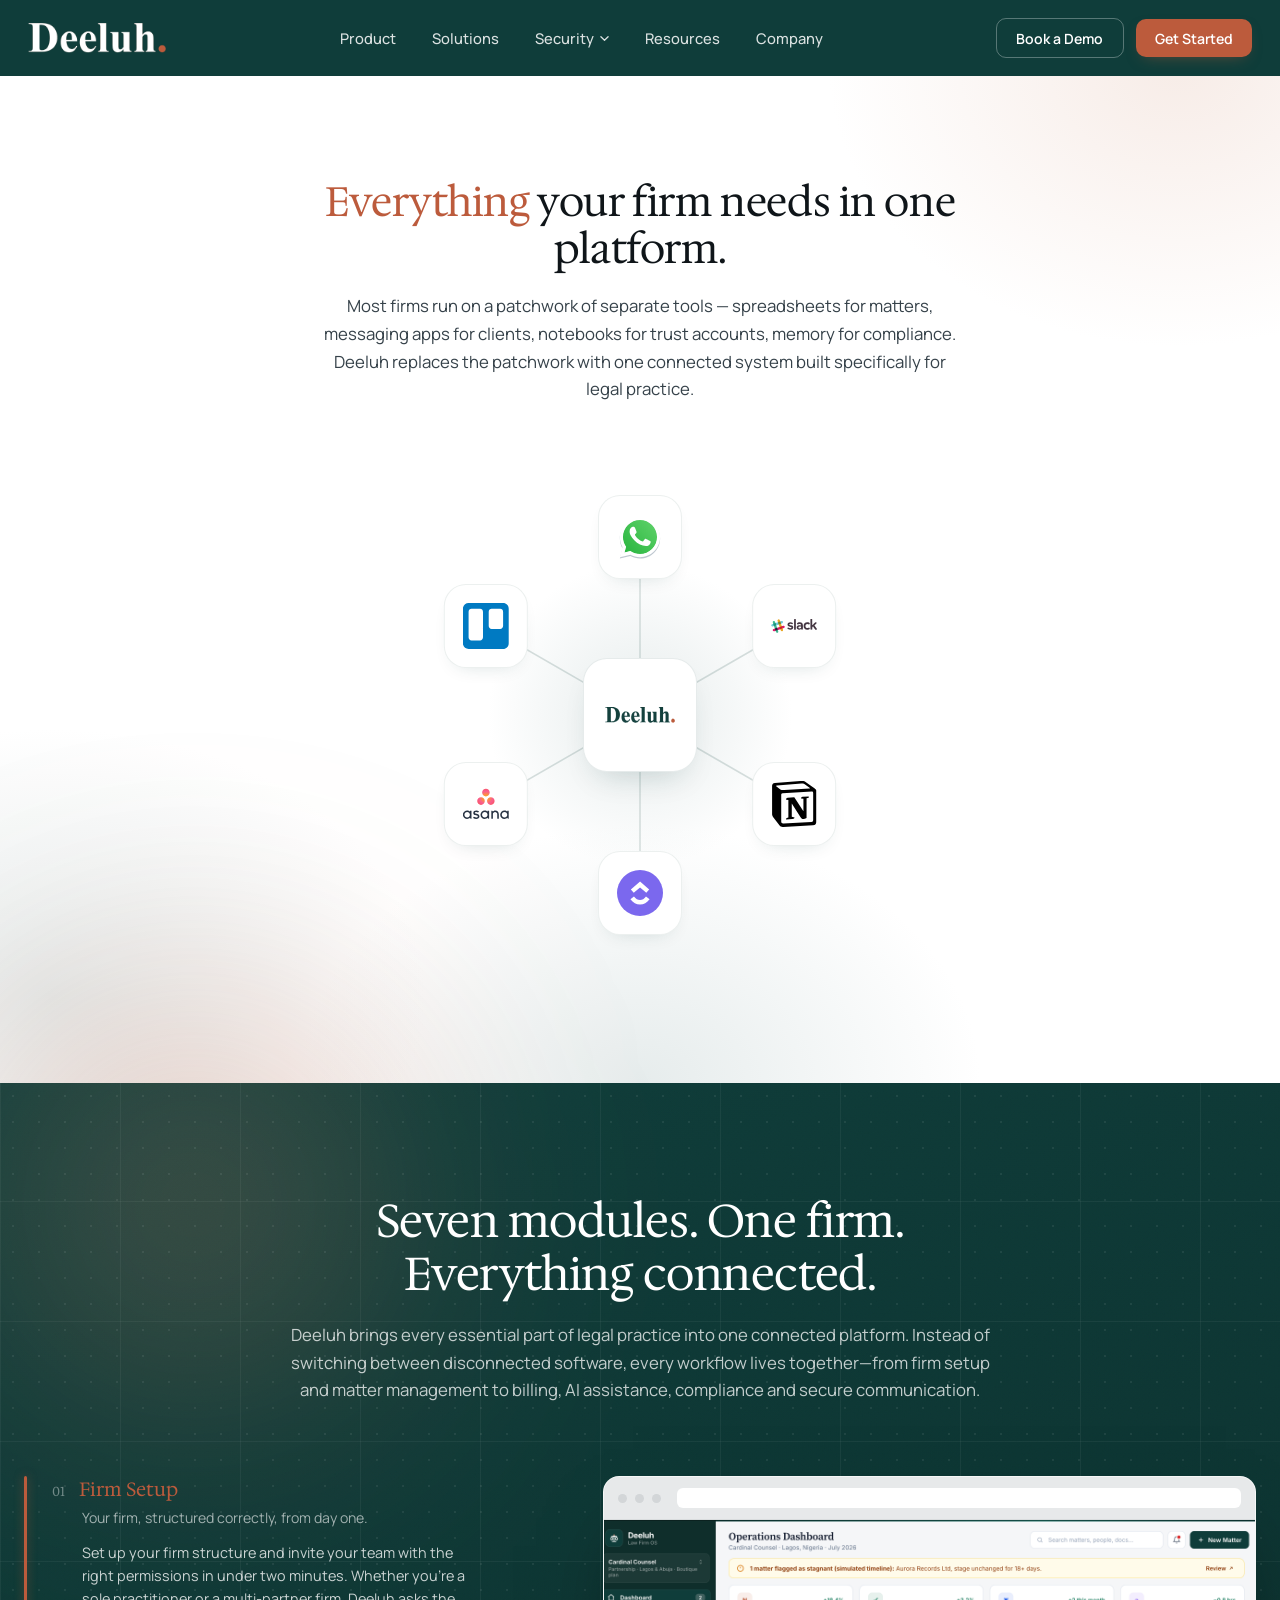
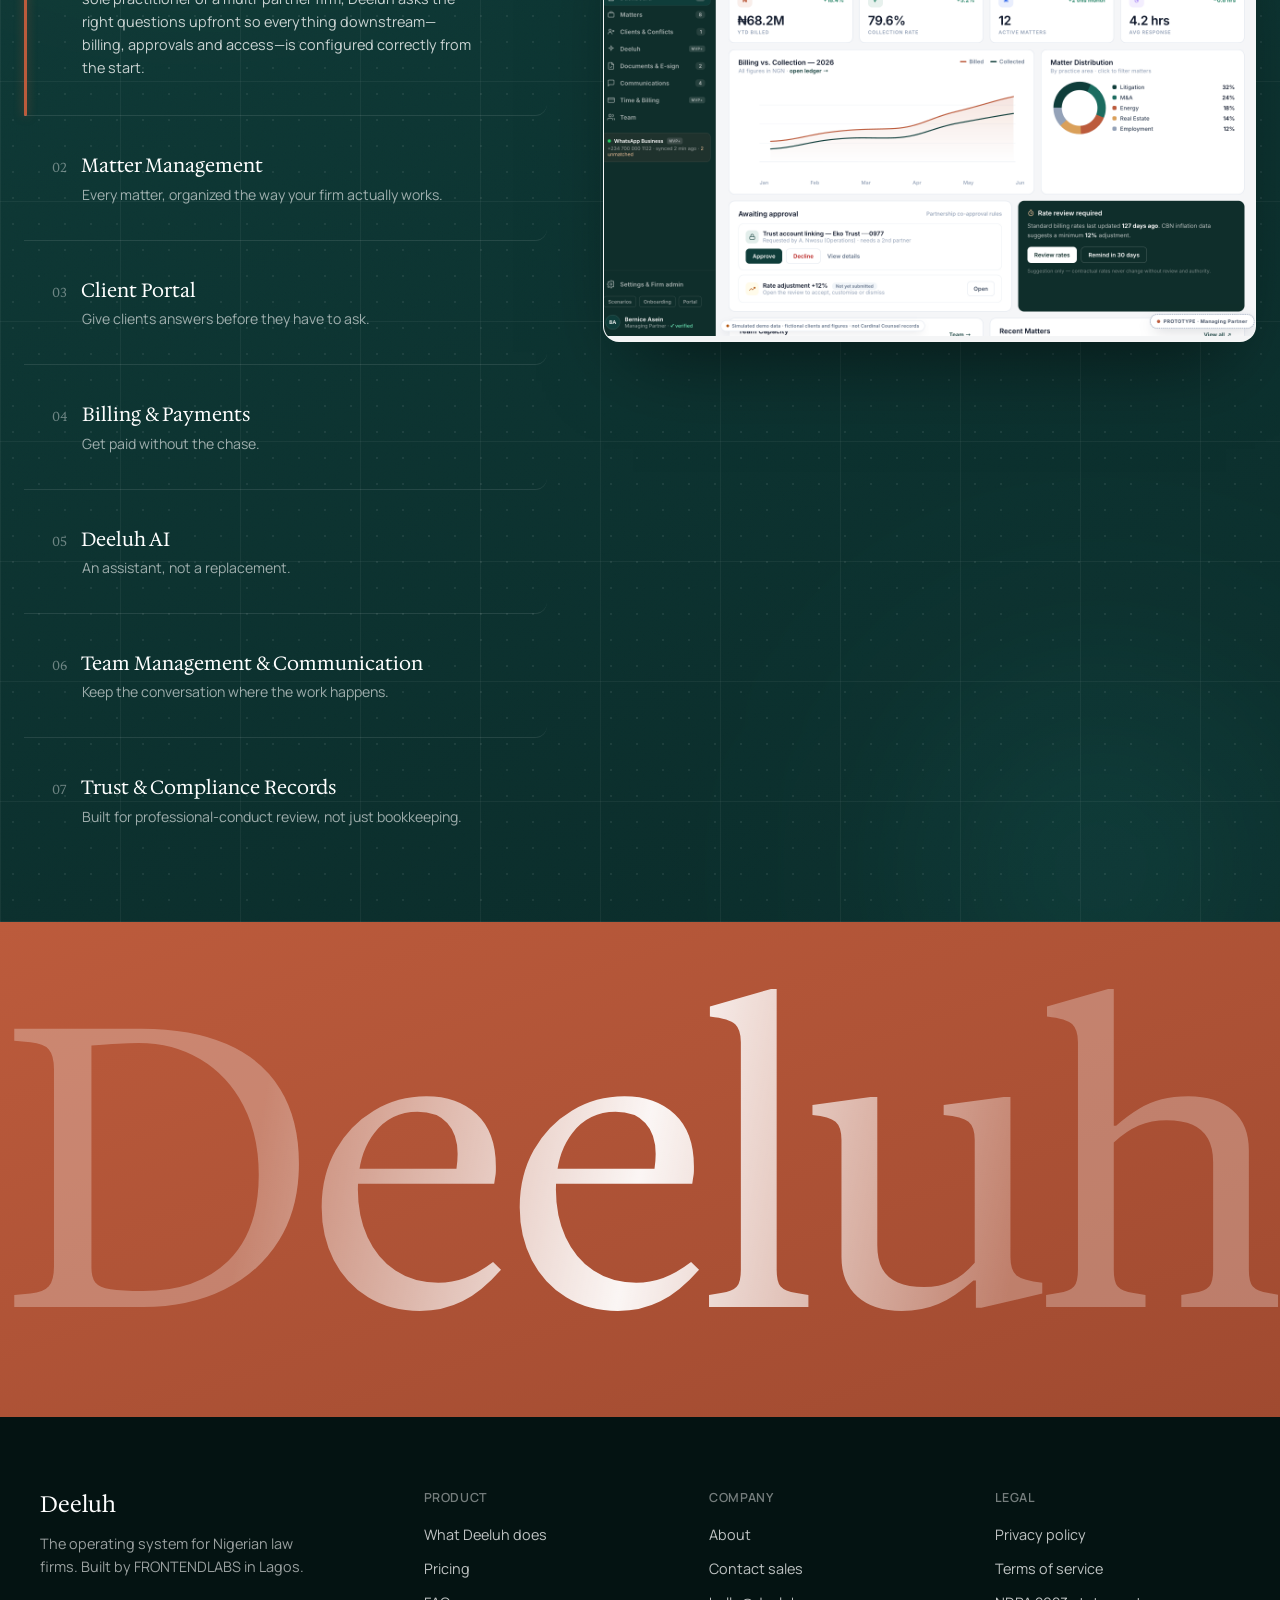
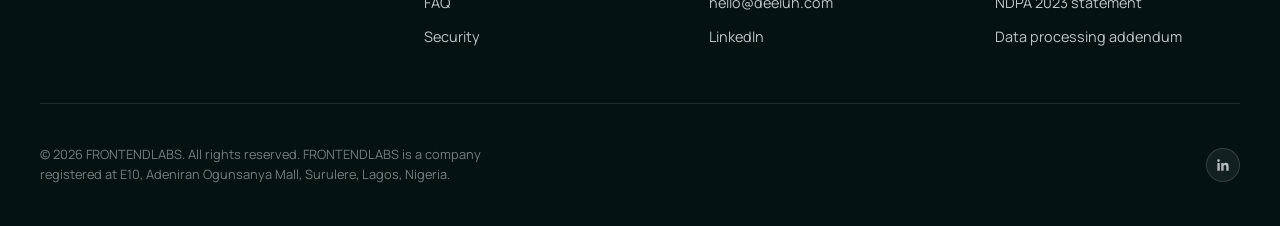
<file: product.html>
<!DOCTYPE html>
<html lang="en">
<head>
<meta charset="UTF-8">
<meta name="viewport" content="width=device-width, initial-scale=1.0">
<title>Product — Deeluh</title>
<link rel="icon" type="image/png" href="/assets/images/deeluh-app-icon-teal.png">
<link rel="preconnect" href="https://fonts.googleapis.com">
<link rel="preconnect" href="https://fonts.gstatic.com" crossorigin>
<link href="https://fonts.googleapis.com/css2?family=Fraunces:opsz,wght@9..144,400;9..144,500;9..144,600&family=Inter:wght@400;500;600;700&display=swap" rel="stylesheet">
<link href="https://fonts.googleapis.com/css2?family=Hedvig+Letters+Serif:opsz@12..24&display=swap" rel="stylesheet">
<link href="https://fonts.googleapis.com/css2?family=Manrope:wght@200..800&display=swap" rel="stylesheet">
<link href="https://fonts.googleapis.com/css2?family=Source+Serif+4:ital,opsz,wght@0,8..60,200..900;1,8..60,200..900&display=swap" rel="stylesheet">
<link rel="stylesheet" href="styles.css">
<style>

  /* ==========================================================
     "EVERYTHING YOUR FIRM NEEDS" SECTION 
     ========================================================== */
  .ecosystem {
    position: relative;
    padding: 7rem 1.5rem 8rem;
    background-color: #fff;
    background-image:
      radial-gradient(42% 40% at 92% 6%, var(--brand-clay-tint) 0%, transparent 65%),
      radial-gradient(45% 38% at 4% 92%, var(--brand-primary-tint) 0%, transparent 65%),
      radial-gradient(38% 34% at 50% 100%, var(--brand-primary-tint) 0%, transparent 70%);
    background-repeat: no-repeat;
    overflow: hidden;
  }

  .ecosystem__inner {
    max-width: 1100px;
    margin: 0 auto;
  }

  /* ==========================================================
     HEADER — centered, simple fade-up (no letter-spell here,
     per the brief: "heading fades upward, paragraph fades upward")
     ========================================================== */
  .ecosystem__header {
    max-width: 640px;
    margin: 0 auto 4.5rem;
    text-align: center;
  }

  .ecosystem__header h2,
  .ecosystem__header p {
    opacity: 0;
    transform: translateY(24px);
    transition: opacity .8s cubic-bezier(.16,1,.3,1), transform .8s cubic-bezier(.16,1,.3,1);
  }

  .ecosystem.is-visible .ecosystem__header h2 {
    opacity: 1; transform: translateY(0);
  }
  .ecosystem.is-visible .ecosystem__header p {
    opacity: 1; transform: translateY(0);
    transition-delay: .15s;
  }

  .ecosystem__header h2 {
    font-family: var(--font-display);
    font-weight: 500;
    font-size: clamp(2rem, 3.2vw, 2.75rem);
    line-height: 1.15;
    letter-spacing: -0.01em;
    color: var(--ink);
    margin: 0 0 1.25rem;
  }

  .ecosystem__accent {
    color: var(--brand-clay);
  }

  .ecosystem__header p {
    font-size: 1.05rem;
    line-height: 1.65;
    color: var(--ink-2);
    margin: 0 auto;
    /* max-width: 56ch; */
  }

  /* ==========================================================
     DIAGRAM — circular layout container
     ========================================================== */
  .ecosystem__diagram {
    --diagram-size: 480px;
    --radius: 178px;
    --node-size: 84px;
    --center-size: 114px;

    position: relative;
    width: var(--diagram-size);
    height: var(--diagram-size);
    margin: 0 auto;
  }

  /* soft halo glow behind the whole circle — the ambient ring
     visible in the reference image */
  .ecosystem__diagram::before {
    content: "";
    position: absolute;
    inset: 6%;
    border-radius: 50%;
    background: radial-gradient(closest-side, var(--brand-primary-tint) 0%, rgba(230, 236, 236, 0) 72%);
    z-index: 0;
  }

  /* ==========================================================
     CONNECTOR LINES — thin, subtle, fade in last
     ========================================================== */
  .ecosystem__lines {
    position: absolute;
    inset: 0;
    width: 100%;
    height: 100%;
    z-index: 1;
    opacity: 0;
    transition: opacity 1s ease;
    pointer-events: none;
  }

  .ecosystem.is-visible .ecosystem__lines {
    opacity: 1;
    transition-delay: 1.05s;
  }

  .ecosystem__lines line {
    stroke: var(--brand-primary);
    stroke-opacity: 0.16;
    stroke-width: 1.5;
  }

  /* ==========================================================
     CENTER (DEELUH) CARD
     ========================================================== */
  .ecosystem__center {
    position: absolute;
    top: 50%;
    left: 50%;
    width: var(--center-size);
    height: var(--center-size);
    margin: calc(var(--center-size) / -2) 0 0 calc(var(--center-size) / -2);
    z-index: 2;
  }

  .ecosystem__center-inner {
    width: 100%;
    height: 100%;
    opacity: 0;
    transform: scale(0.72);
    transition: opacity .7s cubic-bezier(.16,1,.3,1), transform .7s cubic-bezier(.16,1,.3,1);
  }

  .ecosystem.is-visible .ecosystem__center-inner {
    opacity: 1;
    transform: scale(1);
    transition-delay: .4s;
  }

  .ecosystem__center-card {
    width: 100%;
    height: 100%;
    display: flex;
    align-items: center;
    justify-content: center;
    padding: 18%;
    border-radius: 24px;
    background: #fff;
    border: 1px solid rgba(15, 61, 58, 0.10);
    box-shadow: 0 16px 32px -16px rgba(15, 61, 58, 0.22);
    animation: center-pulse 4.5s ease-in-out infinite;
  }

  .ecosystem__center-card img {
    width: 100%;
    height: auto;
    object-fit: contain;
    display: block;
  }

  /* soft, elegant glow pulse — subtle, not flashy */
  @keyframes center-pulse {
    0%, 100% { box-shadow: 0 16px 32px -16px rgba(15, 61, 58, 0.22), 0 0 0 0 rgba(15, 61, 58, 0.0); }
    50%      { box-shadow: 0 16px 32px -16px rgba(15, 61, 58, 0.22), 0 0 0 10px rgba(15, 61, 58, 0.06); }
  }

  /* ==========================================================
     SURROUNDING APP NODES
     ========================================================== */
  .ecosystem__node {
    position: absolute;
    top: 50%;
    left: 50%;
    width: var(--node-size);
    height: var(--node-size);
    margin: calc(var(--node-size) / -2) 0 0 calc(var(--node-size) / -2);
    /* places the node at --angle degrees around the circle, radius
       away from center, while keeping its own content upright */
    transform: rotate(var(--angle)) translate(var(--radius)) rotate(calc(-1 * var(--angle)));
    z-index: 3;
  }

  /* entrance (opacity only — no transform here, so it never
     fights with the circular-position transform above or the
     floating animation below) */
  .ecosystem__node-float {
    opacity: 0;
    transition: opacity .6s ease;
    transition-delay: var(--node-delay, 0s);
    animation: node-float 5s ease-in-out infinite;
    animation-delay: var(--float-delay, 0s);
  }

  .ecosystem.is-visible .ecosystem__node-float {
    opacity: 1;
  }

  @keyframes node-float {
    0%, 100% { transform: translateY(0); }
    50%      { transform: translateY(-6px); }
  }

  .ecosystem__node-card {
    position: relative;
    width: 100%;
    height: 100%;
    display: flex;
    align-items: center;
    justify-content: center;
    padding: 22%;
    border-radius: 22px;
    background: #fff;
    border: 1px solid rgba(15, 61, 58, 0.08);
    box-shadow: 0 8px 20px -12px rgba(15, 61, 58, 0.20);
    transition: transform .3s cubic-bezier(.2,.8,.2,1), box-shadow .3s ease, border-color .3s ease;
  }

  .ecosystem__node-card img {
    width: 100%;
    height: 100%;
    object-fit: contain;
    display: block;
  }

  /* ==========================================================
     TOOLTIP — desktop hover only
     ========================================================== */
  .ecosystem__tooltip {
    position: absolute;
    bottom: calc(100% + 14px);
    left: 50%;
    transform: translate(-50%, 6px);
    width: 200px;
    padding: .85rem 1rem;
    border-radius: 14px;
    background: var(--brand-primary);
    color: #fff;
    text-align: left;
    opacity: 0;
    pointer-events: none;
    transition: opacity .25s ease, transform .25s ease;
    z-index: 10;
    box-shadow: 0 16px 32px -14px rgba(15, 61, 58, 0.45);
  }

  .ecosystem__tooltip::after {
    content: "";
    position: absolute;
    top: 100%;
    left: 50%;
    transform: translateX(-50%);
    width: 10px;
    height: 10px;
    background: var(--brand-primary);
    clip-path: polygon(0 0, 100% 0, 50% 100%);
  }

  .ecosystem__tooltip-title {
    display: block;
    font-size: .8rem;
    font-weight: 700;
    margin-bottom: .2rem;
  }

  .ecosystem__tooltip-sub {
    display: block;
    font-size: .72rem;
    font-weight: 600;
    color: #e7b7a4;
    text-transform: uppercase;
    letter-spacing: .04em;
    margin-bottom: .35rem;
  }

  .ecosystem__tooltip-desc {
    display: block;
    font-size: .78rem;
    line-height: 1.45;
    color: rgba(255, 255, 255, 0.82);
  }

  /* hover — desktop / fine-pointer devices only, so touch screens
     never get a stuck hover state */
  @media (hover: hover) and (pointer: fine) {
    .ecosystem__node-card:hover {
      transform: translateY(-6px) scale(1.05);
      box-shadow: 0 24px 40px -16px rgba(15, 61, 58, 0.32);
      border-color: rgba(15, 61, 58, 0.18);
    }

    .ecosystem__node-card:hover .ecosystem__tooltip {
      opacity: 1;
      transform: translate(-50%, 0);
    }
  }

  @media (prefers-reduced-motion: reduce) {
    .ecosystem__center-card,
    .ecosystem__node-float {
      animation: none;
    }
    .ecosystem__header h2,
    .ecosystem__header p,
    .ecosystem__center-inner,
    .ecosystem__node-float,
    .ecosystem__lines {
      transition: none;
      opacity: 1;
      transform: none;
    }
  }

  /* ==========================================================
     TABLET — same circular layout, scaled down proportionally
     ========================================================== */
  @media (max-width: 900px) and (min-width: 641px) {
    .ecosystem__diagram {
      --diagram-size: 380px;
      --radius: 138px;
      --node-size: 66px;
      --center-size: 90px;
    }
    .ecosystem__tooltip { width: 172px; }
  }

  /* ==========================================================
     MOBILE — circular layout abandoned entirely: center card on
     top, six app cards in a clean 2-column grid below
     ========================================================== */
  @media (max-width: 640px) {
    .ecosystem { padding: 4.5rem 1.25rem 4rem; }
    .ecosystem__header { margin-bottom: 3rem; }

    .ecosystem__diagram {
      width: 100%;
      height: auto;
      display: flex;
      flex-direction: column;
      align-items: center;
      gap: 1.75rem;
    }

    .ecosystem__diagram::before,
    .ecosystem__lines {
      display: none; /* no halo ring or connector lines on mobile */
    }

    .ecosystem__center {
      position: static;
      margin: 0;
      width: 100px;
      height: 100px;
    }

    .ecosystem__nodes {
      display: grid;
      grid-template-columns: 1fr 1fr;
      gap: 1.1rem;
      width: 100%;
      max-width: 360px;
    }

    .ecosystem__node {
      position: static;
      transform: none;
      width: 100%;
      height: auto;
      margin: 0;
      aspect-ratio: 1 / 1;
    }

    /* tooltips and hover-lift are excluded on mobile via the
       (hover:hover) feature query above, but we also strip the
       transition delay stagger — mobile keeps only a simple,
       uniform fade-up, per the brief */
    .ecosystem__node-float {
      transition-delay: 0s !important;
      animation: none;
    }

    .ecosystem__tooltip { display: none; }
  }

  /* ==========================================================
     SEVEN MODULES SECTION 
     ========================================================== */
     .modules {
    position: relative;
    background: linear-gradient(160deg, var(--brand-primary) 0%, var(--brand-primary-hover) 100%);
    /* overflow: hidden; */
    isolation: isolate;
  }

  .modules::before {
    content: "";
    position: absolute;
    inset: 0;
    background-image: radial-gradient(rgba(255, 255, 255, 0.07) 1px, transparent 1.5px);
    background-size: 26px 26px;
    z-index: 0;
    pointer-events: none;
  }

  .modules::after {
    content: "";
    position: absolute;
    inset: 0;
    background-image:
      repeating-linear-gradient(90deg, rgba(255,255,255,0.05) 0 1px, transparent 1px 120px),
      repeating-linear-gradient(0deg, rgba(255,255,255,0.05) 0 1px, transparent 1px 120px);
    z-index: 0;
    pointer-events: none;
  }

  .modules__aurora {
    position: absolute;
    border-radius: 50%;
    filter: blur(120px);
    mix-blend-mode: screen;
    pointer-events: none;
    z-index: 0;
    will-change: transform;
  }
  .modules__aurora--one {
    width: 46vw; height: 46vw; max-width: 620px; max-height: 620px;
    top: -12%; left: -8%;
    background: radial-gradient(circle, rgba(188, 91, 60, 0.4) 0%, transparent 70%);
    animation: modules-drift-a 42s cubic-bezier(.45,0,.55,1) infinite;
  }
  .modules__aurora--two {
    width: 40vw; height: 40vw; max-width: 560px; max-height: 560px;
    bottom: -14%; right: -6%;
    background: radial-gradient(circle, rgba(15, 61, 58, 0.55) 0%, transparent 70%);
    animation: modules-drift-b 50s cubic-bezier(.45,0,.55,1) infinite;
    animation-delay: -18s;
  }
  @keyframes modules-drift-a {
    0% { transform: translate(0,0) scale(1); }
    50% { transform: translate(6%,8%) scale(1.1); }
    100% { transform: translate(0,0) scale(1); }
  }
  @keyframes modules-drift-b {
    0% { transform: translate(0,0) scale(1); }
    50% { transform: translate(-6%,-6%) scale(0.94); }
    100% { transform: translate(0,0) scale(1); }
  }

  .modules__noise {
    position: absolute;
    inset: 0;
    z-index: 0;
    opacity: 0.05;
    mix-blend-mode: overlay;
    pointer-events: none;
    background-image: url("data:image/svg+xml,%3Csvg xmlns='http://www.w3.org/2000/svg' width='140' height='140'%3E%3Cfilter id='n'%3E%3CfeTurbulence type='fractalNoise' baseFrequency='0.85' numOctaves='2' stitchTiles='stitch'/%3E%3C/filter%3E%3Crect width='100%25' height='100%25' filter='url(%23n)'/%3E%3C/svg%3E");
  }

  @media (prefers-reduced-motion: reduce) {
    .modules__aurora { animation: none; }
  }

  /* ==========================================================
     HEADER
     ========================================================== */
  .modules__header {
    position: relative;
    z-index: 2;
    max-width: 760px;
    margin: 0 auto;
    padding: 7rem 1.5rem 0;
    text-align: center;
  }

  .modules__header h2,
  .modules__header p {
    opacity: 0;
    transform: translateY(28px);
    transition: opacity .8s cubic-bezier(.16,1,.3,1), transform .8s cubic-bezier(.16,1,.3,1);
  }
  .modules.is-visible .modules__header h2 { opacity: 1; transform: translateY(0); }
  .modules.is-visible .modules__header p  { opacity: 1; transform: translateY(0); transition-delay: .15s; }

  .modules__header h2 {
    font-family: var(--font-display);
    font-weight: 500;
    font-size: clamp(2.1rem, 3.6vw, 3rem);
    line-height: 1.15;
    letter-spacing: -0.01em;
    color: #fff;
    margin: 0 0 1.25rem;
  }

  .modules__header p {
    font-size: 1.05rem;
    line-height: 1.65;
    color: rgba(255, 255, 255, 0.75);
    margin: 0;
  }

  /* ==========================================================
     GRID — right preview sticky, left list scrolls past it.
     Same physics as .wdd-grid: the sticky column pins for as
     long as its taller sibling still has height left below the
     viewport, then releases naturally once the list runs out —
     no artificial scroll runway needed.
     ========================================================== */
  .modules__grid {
    position: relative;
    z-index: 2;
    max-width: 1280px;
    margin: 0 auto;
    padding: 4.5rem 1.5rem 6rem;
    display: grid;
    grid-template-columns: 0.92fr 1.15fr;
    gap: 3.5rem;
    align-items: start;
  }

  /* ==========================================================
     LEFT — module list (scrolls normally)
     ========================================================== */
  .modules__list {
    position: relative;
    display: flex;
    flex-direction: column;
    gap: 2.25rem;
  }

  .modules__accent {
    position: absolute;
    left: 0;
    top: 0;
    width: 2.5px;
    border-radius: 2px;
    background: var(--brand-clay);
    box-shadow: 0 0 10px rgba(188, 91, 60, 0.5);
    transition: transform .45s cubic-bezier(.2,.8,.2,1), height .45s cubic-bezier(.2,.8,.2,1);
  }

  .modules__row {
    position: relative;
    padding: 0 0 2.25rem 1.75rem;
    border-bottom: 1px solid rgba(255, 255, 255, 0.10);
    cursor: pointer;
    transition: transform .25s ease, background .25s ease;
    border-radius: 0 12px 12px 0;

    opacity: 0;
    transform: translateY(24px);
  }
  .modules.is-visible .modules__row {
    opacity: 1;
    transform: translateY(0);
    transition: opacity .6s cubic-bezier(.16,1,.3,1), transform .6s cubic-bezier(.16,1,.3,1), background .25s ease;
  }

  .modules__row:last-child { border-bottom: none; padding-bottom: 0; }

  .modules__row:hover {
    background: rgba(255, 255, 255, 0.04);
    transform: translateY(-2px);
  }
  .modules.is-visible .modules__row:hover { transform: translateY(-2px); }

  .modules__row-top {
    display: flex;
    align-items: baseline;
    gap: .85rem;
  }

  .modules__num {
    font-family: var(--font-display);
    font-size: .82rem;
    font-weight: 500;
    color: rgba(255, 255, 255, 0.4);
    flex-shrink: 0;
  }

  /* headers now use Hedvig + <h3>, matching every other section's
     card/module title pattern on the site — colors untouched */
  .modules__title {
    margin: 0;
    font-family: var(--font-display);
    font-weight: 500;
    font-size: 1.2rem;
    color: #fff;
    transition: color .25s ease;
  }
  .modules__row:hover .modules__title,
  .modules__row.is-active .modules__title { color: var(--brand-clay); }

  .modules__short {
    margin: .4rem 0 0 1.9rem;
    font-size: .88rem;
    color: rgba(255, 255, 255, 0.6);
  }

  .modules__full {
    margin: 0 0 0 1.9rem;
    display: grid;
    grid-template-rows: 0fr;
    transition: grid-template-rows .45s cubic-bezier(.2,.8,.2,1);
  }
  .modules__row.is-active .modules__full { grid-template-rows: 1fr; }

  .modules__full-inner { overflow: hidden; }

  .modules__full p {
    margin: .85rem 0 0;
    font-size: .9rem;
    line-height: 1.6;
    color: rgba(255, 255, 255, 0.78);
    max-width: 44ch;
  }

  .modules__badges {
    display: flex;
    flex-wrap: wrap;
    gap: .6rem;
    margin-top: 1rem;
  }

  .modules__badge {
    display: flex;
    flex-direction: column;
    padding: .55rem .85rem;
    border-radius: 10px;
    background: rgba(255, 255, 255, 0.06);
    border: 1px solid rgba(255, 255, 255, 0.12);
  }

  .modules__badge-title {
    font-size: .74rem;
    font-weight: 700;
    color: #fff;
  }

  .modules__badge-sub {
    font-size: .7rem;
    color: rgba(255, 255, 255, 0.6);
    margin-top: .1rem;
  }

  /* ==========================================================
     RIGHT — sticky browser-chrome preview
     ========================================================== */
  .modules__preview {
    position: sticky;
    top: 6rem;
    align-self: start;

    opacity: 0;
    transform: translateY(28px);
    transition: opacity .8s cubic-bezier(.16,1,.3,1), transform .8s cubic-bezier(.16,1,.3,1);
  }
  .modules.is-visible .modules__preview {
    opacity: 1;
    transform: translateY(0);
    transition-delay: .3s;
  }

  .modules__preview-frame {
    border-radius: 16px;
    overflow: hidden;
    background: #f4f5f6;
    border: 1px solid rgba(255, 255, 255, 0.14);
    box-shadow: 0 40px 80px -30px rgba(0, 0, 0, 0.55);
    animation: modules-float 7s ease-in-out infinite;
  }

  @keyframes modules-float {
    0%, 100% { transform: translateY(0); }
    50% { transform: translateY(-7px); }
  }

  .modules__browser-bar {
    display: flex;
    align-items: center;
    gap: .5rem;
    padding: .7rem .9rem;
    background: #e7e9ea;
    border-bottom: 1px solid rgba(15, 21, 25, 0.06);
  }

  .modules__browser-dot {
    width: 9px;
    height: 9px;
    border-radius: 50%;
    background: #d3d6d8;
  }

  .modules__browser-url {
    flex: 1;
    height: 20px;
    border-radius: 6px;
    background: #fff;
    margin-left: .5rem;
  }

  .modules__shot-wrap {
    position: relative;
    width: 100%;
    aspect-ratio: 16 / 10.2;
  }

  .modules__shot {
    position: absolute;
    inset: 0;
    width: 100%;
    height: 100%;
    object-fit: cover;
    object-position: top center;
    opacity: 0;
    transform: translateY(12px) scale(0.98);
    transition: opacity .35s ease, transform .35s ease;
  }
  .modules__shot.is-active {
    opacity: 1;
    transform: translateY(0) scale(1);
    position: relative;
  }

  /* ==========================================================
     MOBILE-ONLY ACCORDION
     ========================================================== */
  .modules__mobile { display: none; }

  /* ==========================================================
     TABLET
     ========================================================== */
  @media (max-width: 1100px) and (min-width: 901px) {
    .modules__grid { gap: 2.25rem; grid-template-columns: 1fr 1fr; }
    .modules__title { font-size: 1.08rem; }
  }

  /* ==========================================================
     MOBILE — real accordion, no sticky
     ========================================================== */
  @media (max-width: 900px) {
    .modules__grid { display: none; }
    .modules__mobile { display: block; }

    .modules__header { padding: 4.5rem 1.25rem 0; }

    .modules__mobile-inner {
      position: relative;
      z-index: 2;
      max-width: 640px;
      margin: 0 auto;
      padding: 3rem 1.25rem 5rem;
    }

    .modules__m-item {
      border-bottom: 1px solid rgba(255, 255, 255, 0.12);
      opacity: 0;
      transform: translateY(20px);
      transition: opacity .6s ease, transform .6s ease;
    }
    .modules__mobile.is-visible .modules__m-item {
      opacity: 1;
      transform: translateY(0);
    }

    .modules__m-trigger {
      width: 100%;
      display: flex;
      align-items: baseline;
      gap: .75rem;
      padding: 1.35rem 0;
      background: none;
      border: none;
      text-align: left;
      cursor: pointer;
    }

    .modules__m-num {
      font-family: var(--font-display);
      font-size: .78rem;
      color: rgba(255, 255, 255, 0.4);
      flex-shrink: 0;
    }

    .modules__m-title {
      margin: 0;
      font-family: var(--font-display);
      font-weight: 500;
      font-size: 1.08rem;
      color: #fff;
    }
    .modules__m-item.is-open .modules__m-title { color: var(--brand-clay); }

    .modules__m-short {
      margin: -0.5rem 0 0 1.75rem;
      font-size: .85rem;
      color: rgba(255, 255, 255, 0.6);
      padding-bottom: 1rem;
    }

    .modules__m-panel {
      display: grid;
      grid-template-rows: 0fr;
      transition: grid-template-rows .4s cubic-bezier(.2,.8,.2,1);
    }
    .modules__m-item.is-open .modules__m-panel { grid-template-rows: 1fr; }
    .modules__m-panel-inner { overflow: hidden; }

    .modules__m-panel p {
      margin: 0 0 1.1rem;
      font-size: .88rem;
      line-height: 1.6;
      color: rgba(255, 255, 255, 0.78);
    }

    .modules__m-shot-frame {
      border-radius: 14px;
      overflow: hidden;
      background: #f4f5f6;
      border: 1px solid rgba(255, 255, 255, 0.14);
      box-shadow: 0 20px 40px -20px rgba(0, 0, 0, 0.5);
      margin-bottom: 1.25rem;
    }

    .modules__m-shot-frame img {
      width: 100%;
      display: block;
    }
  }

  @media (prefers-reduced-motion: reduce) {
    .modules__row, .modules__preview, .modules__header h2, .modules__header p,
    .modules__m-item, .modules__preview-frame, .modules__accent, .modules__shot {
      transition: none;
      animation: none;
    }
  }

  /* ==========================================================
     BIG LOGO SECTION BEFORE FOOTER
     ========================================================== */
     .logo-section {
    position: relative;
    min-height: 55vh;
    display: flex;
    align-items: center;
    justify-content: center;
    /* padding: 2rem 2rem; */
    background: linear-gradient(160deg, var(--brand-clay) 0%, var(--brand-clay-hover) 100%);
    overflow: hidden;
  }

  .logo-wrap {
    width: 100%;
    max-width: 1400px;
    text-align: center;
  }

  /* the wordmark itself — width is set by JS so it always spans
     edge-to-edge regardless of font metrics or viewport size */
  .logo-text {
    display: inline-block;
    /* font-family: var(--font-body); */
    font-family: var(--font-display);
    font-weight: 800;
    line-height: 1;
    letter-spacing: -0.02em;
    white-space: nowrap;

    /* the shimmer: a soft translucent base with a bright band that
       sweeps across it — the "light passing over metal" look */
    background-image: linear-gradient(
      100deg,
      rgba(255, 255, 255, 0.28) 0%,
      rgba(255, 255, 255, 0.28) 40%,
      rgba(255, 255, 255, 0.95) 50%,
      rgba(255, 255, 255, 0.28) 60%,
      rgba(255, 255, 255, 0.28) 100%
    );
    background-size: 300% 100%;
    background-position: -100% 0;
    -webkit-background-clip: text;
    background-clip: text;
    color: transparent;

    animation-name: shine-sweep;
    animation-duration: var(--shine-cycle);
    animation-timing-function: ease-in-out;
    animation-iteration-count: infinite;
  }

  /* the sweep itself happens fast, early in the cycle, then holds
     and waits for the next loop — that pause is what makes the
     "cycle length" feel like a repeat interval rather than a
     constant back-and-forth shimmer */
  @keyframes shine-sweep {
    0%   { background-position: -120% 0; }
    18%  { background-position: 220% 0; }
    100% { background-position: 220% 0; }
  }

  @media (prefers-reduced-motion: reduce) {
    .logo-text {
      animation: none;
      background-position: 0 0;
    }
  }

  @media (max-width: 640px) {
    .logo-section { min-height: 38vh; padding: 3rem 1.25rem; }
  }

</style>
</head>
<body>

<!-- NAVBAR -->

<nav class="navbar" id="siteNavbar">
  <div class="navbar__inner">

    <a href="index.html" class="navbar__logo">
      <img src="assets/images/deeluh-logo-white.png" alt="Deeluh" class="navbar__logo--white">
      <img src="assets/images/deeluh-logo.png" alt="Deeluh" class="navbar__logo--color">
    </a>

    <ul class="navbar__menu">
      <li><a href="product.html">Product</a></li>
      <li><a href="solutions.html">Solutions</a></li>

      <li class="navbar__item--dropdown">
        <button class="navbar__dropdown-trigger" type="button" aria-haspopup="true" aria-expanded="false">
          Security
          <svg class="navbar__dropdown-caret" viewBox="0 0 10 6" fill="none" aria-hidden="true">
            <path d="M1 1l4 4 4-4" stroke="currentColor" stroke-width="1.4" stroke-linecap="round" stroke-linejoin="round"/>
          </svg>
        </button>
        <div class="navbar__dropdown-panel">
          <a href="javascript:void(0)" class="navbar__dropdown-link">Security Overview</a>
          <a href="legal.html" class="navbar__dropdown-link">Legal</a>
        </div>
      </li>

      <li><a href="resources.html">Resources</a></li>
      <li><a href="company.html">Company</a></li>
    </ul>

    <div class="navbar__actions">
      <a href="mailto:hello@deeluh.com" class="navbar__btn navbar__btn--ghost">Book a Demo</a>
      <a href="https://app.deeluh.com/" class="navbar__btn navbar__btn--primary">Get Started</a>
    </div>

    <button class="navbar__burger" id="navBurger" aria-label="Toggle menu" aria-expanded="false">
      <span></span><span></span><span></span>
    </button>

  </div>

  <div class="navbar__mobile" id="navMobile">
    <div class="navbar__mobile-inner">
      <ul class="navbar__mobile-links">
        <li><a href="product.html">Product</a></li>
        <li><a href="solutions.html">Solutions</a></li>

        <li class="navbar__mobile-dropdown" id="navLegalDropdown">
          <button class="navbar__mobile-dropdown-trigger" type="button" aria-expanded="false" aria-controls="navLegalPanel">
            Security
            <svg class="navbar__mobile-dropdown-caret" viewBox="0 0 10 6" fill="none" aria-hidden="true">
              <path d="M1 1l4 4 4-4" stroke="currentColor" stroke-width="1.4" stroke-linecap="round" stroke-linejoin="round"/>
            </svg>
          </button>
          <div class="navbar__mobile-dropdown-panel" id="navLegalPanel">
            <div class="navbar__mobile-dropdown-inner">
              <a href="javascript:void(0)" class="navbar__dropdown-link">Security Overview</a>
              <a href="legal.html" class="navbar__dropdown-link">Legal</a>
            </div>
          </div>
        </li>

        <li><a href="resources.html">Resources</a></li>
        <li><a href="company.html">Company</a></li>
      </ul>
      <div class="navbar__mobile-actions">
        <a href="mailto:hello@deeluh.com" class="navbar__btn navbar__btn--ghost">Book a Demo</a>
        <a href="https://app.deeluh.com/" class="navbar__btn navbar__btn--primary">Get Started</a>
      </div>
    </div>
  </div>
</nav>

<script>
  const navbar = document.getElementById('siteNavbar');
  const burger = document.getElementById('navBurger');

  // swap green → white once scrolled past a small threshold
  function updateNavbarScrollState() {
    navbar.classList.toggle('is-scrolled', window.scrollY > 40);
  }
  window.addEventListener('scroll', updateNavbarScrollState, { passive: true });
  updateNavbarScrollState();

  // hamburger toggle
  burger.addEventListener('click', () => {
    const isOpen = navbar.classList.toggle('is-open');
    burger.setAttribute('aria-expanded', String(isOpen));
  });

  // close the mobile menu if the viewport grows back past the breakpoint
  window.addEventListener('resize', () => {
    if (window.matchMedia('(min-width: 981px)').matches) {
      navbar.classList.remove('is-open');
      burger.setAttribute('aria-expanded', 'false');
    }
  });
</script>

<!-- LEGAL DROPDOWN (nav) — click-to-open accordion on mobile -->
<script>
  (function () {
    const legalDropdown = document.getElementById('navLegalDropdown');
    if (!legalDropdown) return;
    const trigger = legalDropdown.querySelector('.navbar__mobile-dropdown-trigger');

    trigger.addEventListener('click', () => {
      const isOpen = legalDropdown.classList.toggle('is-open');
      trigger.setAttribute('aria-expanded', String(isOpen));
    });

    // collapse the accordion if the viewport grows back into desktop
    // width, so it doesn't stay stuck open behind the hover dropdown
    window.addEventListener('resize', () => {
      if (window.matchMedia('(min-width: 981px)').matches) {
        legalDropdown.classList.remove('is-open');
        trigger.setAttribute('aria-expanded', 'false');
      }
    });
  })();
</script>

<!-- END OF NAVBAR -->


<!-- EVERYTHING YOUR FIRM NEEDS SECTION  -->

<section class="ecosystem" id="ecosystem">
  <div class="ecosystem__inner">

    <div class="ecosystem__header">
      <br><br><br>
      <h2><span class="ecosystem__accent">Everything</span> your firm needs in one platform.</h2>
      <p>Most firms run on a patchwork of separate tools — spreadsheets for matters, messaging apps for clients, notebooks for trust accounts, memory for compliance. Deeluh replaces the patchwork with one connected system built specifically for legal practice.</p>
    </div>

    <div class="ecosystem__diagram" id="ecosystemDiagram">

      <svg class="ecosystem__lines" id="ecosystemLines"></svg>

      <div class="ecosystem__center">
        <div class="ecosystem__center-inner">
          <div class="ecosystem__center-card">
            <img src="assets/logos/deeluh-logo.svg" alt="Deeluh">
          </div>
        </div>
      </div>

      <div class="ecosystem__nodes">

        <div class="ecosystem__node" data-node style="--angle: -90deg; --node-delay: .55s; --float-delay: 0s;">
          <div class="ecosystem__node-float">
            <div class="ecosystem__node-card">
              <img src="assets/logos/whatsapp-logo.svg" alt="WhatsApp">
              <span class="ecosystem__tooltip">
                <span class="ecosystem__tooltip-sub">Client Messaging</span>
                <span class="ecosystem__tooltip-title">WhatsApp</span>
                <span class="ecosystem__tooltip-desc">Secure communication with clients inside Deeluh.</span>
              </span>
            </div>
          </div>
        </div>

        <div class="ecosystem__node" data-node style="--angle: -30deg; --node-delay: .63s; --float-delay: .6s;">
          <div class="ecosystem__node-float">
            <div class="ecosystem__node-card">
              <img src="assets/logos/slack-logo.svg" alt="Slack">
              <span class="ecosystem__tooltip">
                <span class="ecosystem__tooltip-sub">Internal Communication</span>
                <span class="ecosystem__tooltip-title">Slack</span>
                <span class="ecosystem__tooltip-desc">Collaborate with your legal team without switching platforms.</span>
              </span>
            </div>
          </div>
        </div>

        <div class="ecosystem__node" data-node style="--angle: 30deg; --node-delay: .71s; --float-delay: 1.2s;">
          <div class="ecosystem__node-float">
            <div class="ecosystem__node-card">
              <img src="assets/logos/notion-logo.svg" alt="Notion">
              <span class="ecosystem__tooltip">
                <span class="ecosystem__tooltip-sub">Knowledge Management</span>
                <span class="ecosystem__tooltip-title">Notion</span>
                <span class="ecosystem__tooltip-desc">Store notes, legal knowledge, and firm documentation in one place.</span>
              </span>
            </div>
          </div>
        </div>

        <div class="ecosystem__node" data-node style="--angle: 90deg; --node-delay: .79s; --float-delay: 1.8s;">
          <div class="ecosystem__node-float">
            <div class="ecosystem__node-card">
              <img src="assets/logos/clickup-logo.svg" alt="ClickUp">
              <span class="ecosystem__tooltip">
                <span class="ecosystem__tooltip-sub">Matter &amp; Task Management</span>
                <span class="ecosystem__tooltip-title">ClickUp</span>
                <span class="ecosystem__tooltip-desc">Manage legal matters, tasks, deadlines, and workflows.</span>
              </span>
            </div>
          </div>
        </div>

        <div class="ecosystem__node" data-node style="--angle: 210deg; --node-delay: .95s; --float-delay: 3s;">
          <div class="ecosystem__node-float">
            <div class="ecosystem__node-card">
              <img src="assets/logos/trello-logo.svg" alt="Trello">
              <span class="ecosystem__tooltip">
                <span class="ecosystem__tooltip-sub">Workflow Boards</span>
                <span class="ecosystem__tooltip-title">Trello</span>
                <span class="ecosystem__tooltip-desc">Track legal workflows without separate project management tools.</span>
              </span>
            </div>
          </div>
        </div>

        <div class="ecosystem__node" data-node style="--angle: 150deg; --node-delay: .87s; --float-delay: 2.4s;">
          <div class="ecosystem__node-float">
            <div class="ecosystem__node-card">
              <img src="assets/logos/asana-logo.svg" alt="Asana">
              <span class="ecosystem__tooltip">
                <span class="ecosystem__tooltip-sub">Project Planning</span>
                <span class="ecosystem__tooltip-title">Asana</span>
                <span class="ecosystem__tooltip-desc">Coordinate legal projects from a single workspace.</span>
              </span>
            </div>
          </div>
        </div>

      </div>

    </div>

  </div>
</section>

<script>
  (function () {
    const section = document.getElementById('ecosystem');
    if (!section) return;

    // fires the whole entrance sequence once, when the section
    // enters the viewport — CSS transition-delays on each element
    // handle the actual staggered sequencing
    const revealObserver = new IntersectionObserver((entries) => {
      entries.forEach(entry => {
        if (entry.isIntersecting) {
          section.classList.add('is-visible');
          revealObserver.unobserve(entry.target);
        }
      });
    }, { threshold: 0.2 });

    revealObserver.observe(section);

    // draws the connector lines from each node's actual rendered
    // center to the diagram's center — measured in real pixels so
    // it stays correct at any diagram size (desktop/tablet)
    const diagram = document.getElementById('ecosystemDiagram');
    const linesSvg = document.getElementById('ecosystemLines');
    const centerEl = section.querySelector('.ecosystem__center');
    const nodeEls = section.querySelectorAll('[data-node]');

    function drawConnectors() {
      if (!diagram || !linesSvg || !centerEl) return;
      if (window.innerWidth <= 640) return; // mobile has no circular layout / no lines

      const diagramRect = diagram.getBoundingClientRect();
      linesSvg.setAttribute('viewBox', `0 0 ${diagramRect.width} ${diagramRect.height}`);
      linesSvg.innerHTML = '';

      const centerRect = centerEl.getBoundingClientRect();
      const cx = centerRect.left + centerRect.width / 2 - diagramRect.left;
      const cy = centerRect.top + centerRect.height / 2 - diagramRect.top;

      nodeEls.forEach(node => {
        const nodeRect = node.getBoundingClientRect();
        const nx = nodeRect.left + nodeRect.width / 2 - diagramRect.left;
        const ny = nodeRect.top + nodeRect.height / 2 - diagramRect.top;

        const line = document.createElementNS('http://www.w3.org/2000/svg', 'line');
        line.setAttribute('x1', cx);
        line.setAttribute('y1', cy);
        line.setAttribute('x2', nx);
        line.setAttribute('y2', ny);
        linesSvg.appendChild(line);
      });
    }

    window.addEventListener('load', drawConnectors);
    window.addEventListener('resize', drawConnectors);
    // fonts loading late can shift layout slightly — redraw once
    // everything has definitely settled
    setTimeout(drawConnectors, 300);
    drawConnectors();
  })();
</script>

<!-- END OF EVERYTHING YOUR FIRM NEEDS SECTION  -->

<!-- SEVEN MODULES SECTION  -->

<section class="modules" id="modulesSection">
  <span class="modules__aurora modules__aurora--one"></span>
  <span class="modules__aurora modules__aurora--two"></span>
  <span class="modules__noise"></span>
  <div class="modules__header">
    <h2>Seven modules. One firm. Everything connected.</h2>
    <p>Deeluh brings every essential part of legal practice into one connected platform. Instead of switching between disconnected software, every workflow lives together—from firm setup and matter management to billing, AI assistance, compliance and secure communication.</p>
  </div>

  <!-- ================= DESKTOP ================= -->
  <div class="modules__grid" id="modulesGrid">

    <div class="modules__list" id="modulesList">
      <span class="modules__accent" id="modulesAccent"></span>

      <div class="modules__row is-active" data-index="0" tabindex="0">
        <div class="modules__row-top">
          <span class="modules__num">01</span>
          <h3 class="modules__title">Firm Setup</h3>
        </div>
        <p class="modules__short">Your firm, structured correctly, from day one.</p>
        <div class="modules__full"><div class="modules__full-inner">
          <p>Set up your firm structure and invite your team with the right permissions in under two minutes. Whether you're a sole practitioner or a multi-partner firm, Deeluh asks the right questions upfront so everything downstream—billing, approvals and access—is configured correctly from the start.</p>
        </div></div>
      </div>

      <div class="modules__row" data-index="1" tabindex="0">
        <div class="modules__row-top">
          <span class="modules__num">02</span>
          <h3 class="modules__title">Matter Management</h3>
        </div>
        <p class="modules__short">Every matter, organized the way your firm actually works.</p>
        <div class="modules__full"><div class="modules__full-inner">
          <p>Track every matter from intake to close in a Kanban view built specifically for legal work—not repurposed project management software. Parties, deadlines, documents, time entries and activity history all live together with every action recorded in a complete audit trail.</p>
        </div></div>
      </div>

      <div class="modules__row" data-index="2" tabindex="0">
        <div class="modules__row-top">
          <span class="modules__num">03</span>
          <h3 class="modules__title">Client Portal</h3>
        </div>
        <p class="modules__short">Give clients answers before they have to ask.</p>
        <div class="modules__full"><div class="modules__full-inner">
          <p>A secure branded portal where clients can monitor progress, upload documents, view upcoming milestones and see funds held on their behalf without calling your office for updates.</p>
        </div></div>
      </div>

      <div class="modules__row" data-index="3" tabindex="0">
        <div class="modules__row-top">
          <span class="modules__num">04</span>
          <h3 class="modules__title">Billing &amp; Payments</h3>
        </div>
        <p class="modules__short">Get paid without the chase.</p>
        <div class="modules__full"><div class="modules__full-inner">
          <p>Track billable time automatically, generate invoices instantly and accept payments seamlessly. Built specifically for Nigerian legal practice with Naira-denominated billing.</p>
        </div></div>
      </div>

      <div class="modules__row" data-index="4" tabindex="0">
        <div class="modules__row-top">
          <span class="modules__num">05</span>
          <h3 class="modules__title">Deeluh AI</h3>
        </div>
        <p class="modules__short">An assistant, not a replacement.</p>
        <div class="modules__full"><div class="modules__full-inner">
          <p>Deeluh AI assists with legal drafting, document review, legal research and analysis while ensuring lawyers remain fully in control. Every result is transparent, reviewable and verifiable.</p>
        </div></div>
      </div>

      <div class="modules__row" data-index="5" tabindex="0">
        <div class="modules__row-top">
          <span class="modules__num">06</span>
          <h3 class="modules__title">Team Management &amp; Communication</h3>
        </div>
        <p class="modules__short">Keep the conversation where the work happens.</p>
        <div class="modules__full"><div class="modules__full-inner">
          <p>Manage permissions, workloads and collaboration across your entire firm. Matter-specific communication keeps conversations attached to the work while WhatsApp Business integration keeps client communication connected.</p>
        </div></div>
      </div>

      <div class="modules__row" data-index="6" tabindex="0">
        <div class="modules__row-top">
          <span class="modules__num">07</span>
          <h3 class="modules__title">Trust &amp; Compliance Records</h3>
        </div>
        <p class="modules__short">Built for professional-conduct review, not just bookkeeping.</p>
        <div class="modules__full"><div class="modules__full-inner">
          <p>Every financial activity is protected by a tamper-evident hash-chain audit trail together with strict separation of client funds, trust funds and operating funds.</p>
          <div class="modules__badges">
            <span class="modules__badge">
              <span class="modules__badge-title">Hash-chain audit trail</span>
              <span class="modules__badge-sub">Tamper-evident transaction history</span>
            </span>
            <span class="modules__badge">
              <span class="modules__badge-title">Three-pool separation</span>
              <span class="modules__badge-sub">Client, trust and operating funds remain completely separated</span>
            </span>
          </div>
        </div></div>
      </div>
    </div>

    <div class="modules__preview">
      <div class="modules__preview-frame">
        <div class="modules__browser-bar">
          <span class="modules__browser-dot"></span>
          <span class="modules__browser-dot"></span>
          <span class="modules__browser-dot"></span>
          <span class="modules__browser-url"></span>
        </div>
        <div class="modules__shot-wrap" id="modulesShotWrap">
          <img class="modules__shot is-active" data-index="0" src="assets/images/Dashboard.png" alt="Firm Setup">
          <img class="modules__shot" data-index="1" src="assets/images/Matters.png" alt="Matter Management">
          <img class="modules__shot" data-index="2" src="assets/images/Clientsandconflicts.png" alt="Client Portal">
          <img class="modules__shot" data-index="3" src="assets/images/Timeandbilling.png" alt="Billing and Payments">
          <img class="modules__shot" data-index="4" src="assets/images/Deeluhai.png" alt="Deeluh AI">
          <img class="modules__shot" data-index="5" src="assets/images/Team.png" alt="Team Management">
          <img class="modules__shot" data-index="6" src="assets/images/Yourmatter.png" alt="Trust and Compliance">
        </div>
      </div>
    </div>

  </div>

  <!-- ================= MOBILE: accordion ================= -->
  <div class="modules__mobile" id="modulesMobile">
    <div class="modules__mobile-inner">

      <div class="modules__m-item is-open" data-index="0">
        <button class="modules__m-trigger">
          <span class="modules__m-num">01</span>
          <h3 class="modules__m-title">Firm Setup</h3>
        </button>
        <p class="modules__m-short">Your firm, structured correctly, from day one.</p>
        <div class="modules__m-panel"><div class="modules__m-panel-inner">
          <div class="modules__m-shot-frame"><img src="assets/images/Dashboard.png" alt="Firm Setup" loading="lazy"></div>
          <p>Set up your firm structure and invite your team with the right permissions in under two minutes. Whether you're a sole practitioner or a multi-partner firm, Deeluh asks the right questions upfront so everything downstream—billing, approvals and access—is configured correctly from the start.</p>
        </div></div>
      </div>

      <div class="modules__m-item" data-index="1">
        <button class="modules__m-trigger">
          <span class="modules__m-num">02</span>
          <h3 class="modules__m-title">Matter Management</h3>
        </button>
        <p class="modules__m-short">Every matter, organized the way your firm actually works.</p>
        <div class="modules__m-panel"><div class="modules__m-panel-inner">
          <div class="modules__m-shot-frame"><img src="assets/images/Matters.png" alt="Matter Management" loading="lazy"></div>
          <p>Track every matter from intake to close in a Kanban view built specifically for legal work—not repurposed project management software. Parties, deadlines, documents, time entries and activity history all live together with every action recorded in a complete audit trail.</p>
        </div></div>
      </div>

      <div class="modules__m-item" data-index="2">
        <button class="modules__m-trigger">
          <span class="modules__m-num">03</span>
          <h3 class="modules__m-title">Client Portal</h3>
        </button>
        <p class="modules__m-short">Give clients answers before they have to ask.</p>
        <div class="modules__m-panel"><div class="modules__m-panel-inner">
          <div class="modules__m-shot-frame"><img src="assets/images/Clientsandconflicts.png" alt="Client Portal" loading="lazy"></div>
          <p>A secure branded portal where clients can monitor progress, upload documents, view upcoming milestones and see funds held on their behalf without calling your office for updates.</p>
        </div></div>
      </div>

      <div class="modules__m-item" data-index="3">
        <button class="modules__m-trigger">
          <span class="modules__m-num">04</span>
          <h3 class="modules__m-title">Billing &amp; Payments</h3>
        </button>
        <p class="modules__m-short">Get paid without the chase.</p>
        <div class="modules__m-panel"><div class="modules__m-panel-inner">
          <div class="modules__m-shot-frame"><img src="assets/images/Timeandbilling.png" alt="Billing and Payments" loading="lazy"></div>
          <p>Track billable time automatically, generate invoices instantly and accept payments seamlessly. Built specifically for Nigerian legal practice with Naira-denominated billing.</p>
        </div></div>
      </div>

      <div class="modules__m-item" data-index="4">
        <button class="modules__m-trigger">
          <span class="modules__m-num">05</span>
          <h3 class="modules__m-title">Deeluh AI</h3>
        </button>
        <p class="modules__m-short">An assistant, not a replacement.</p>
        <div class="modules__m-panel"><div class="modules__m-panel-inner">
          <div class="modules__m-shot-frame"><img src="assets/images/Deeluhai.png" alt="Deeluh AI" loading="lazy"></div>
          <p>Deeluh AI assists with legal drafting, document review, legal research and analysis while ensuring lawyers remain fully in control. Every result is transparent, reviewable and verifiable.</p>
        </div></div>
      </div>

      <div class="modules__m-item" data-index="5">
        <button class="modules__m-trigger">
          <span class="modules__m-num">06</span>
          <h3 class="modules__m-title">Team Management &amp; Communication</h3>
        </button>
        <p class="modules__m-short">Keep the conversation where the work happens.</p>
        <div class="modules__m-panel"><div class="modules__m-panel-inner">
          <div class="modules__m-shot-frame"><img src="assets/images/Team.png" alt="Team Management" loading="lazy"></div>
          <p>Manage permissions, workloads and collaboration across your entire firm. Matter-specific communication keeps conversations attached to the work while WhatsApp Business integration keeps client communication connected.</p>
        </div></div>
      </div>

      <div class="modules__m-item" data-index="6">
        <button class="modules__m-trigger">
          <span class="modules__m-num">07</span>
          <h3 class="modules__m-title">Trust &amp; Compliance Records</h3>
        </button>
        <p class="modules__m-short">Built for professional-conduct review, not just bookkeeping.</p>
        <div class="modules__m-panel"><div class="modules__m-panel-inner">
          <div class="modules__m-shot-frame"><img src="assets/images/Yourmatter.png" alt="Trust and Compliance" loading="lazy"></div>
          <p>Every financial activity is protected by a tamper-evident hash-chain audit trail together with strict separation of client funds, trust funds and operating funds.</p>
          <div class="modules__badges">
            <span class="modules__badge">
              <span class="modules__badge-title">Hash-chain audit trail</span>
              <span class="modules__badge-sub">Tamper-evident transaction history</span>
            </span>
            <span class="modules__badge">
              <span class="modules__badge-title">Three-pool separation</span>
              <span class="modules__badge-sub">Client, trust and operating funds remain completely separated</span>
            </span>
          </div>
        </div></div>
      </div>

    </div>
  </div>

</section>

<script>
(function () {
  const section = document.getElementById('modulesSection');

  /* ---- entrance reveal ---- */
  const revealObserver = new IntersectionObserver((entries) => {
    entries.forEach(entry => {
      if (entry.isIntersecting) {
        section.classList.add('is-visible');
        document.getElementById('modulesMobile').classList.add('is-visible');
        revealObserver.unobserve(entry.target);
      }
    });
  }, { threshold: 0.1 });
  revealObserver.observe(section);

  document.querySelectorAll('.modules__row').forEach((row, i) => {
    row.style.transitionDelay = `${i * 80}ms`;
  });
  document.querySelectorAll('.modules__m-item').forEach((item, i) => {
    item.style.transitionDelay = `${i * 80}ms`;
  });

  /* ---- desktop: sticky-right preview, driven by which row is
     nearest the vertical center as the (taller) list scrolls past
     underneath it — same detection technique used elsewhere on
     the site for scroll-linked active states ---- */
  const list = document.getElementById('modulesList');
  const accent = document.getElementById('modulesAccent');
  const rows = Array.from(document.querySelectorAll('.modules__row'));
  const shots = Array.from(document.querySelectorAll('.modules__shot'));

  let activeIndex = 0;

  function positionAccent() {
    const activeRow = rows[activeIndex];
    if (!activeRow) return;
    accent.style.transform = `translateY(${activeRow.offsetTop}px)`;
    accent.style.height = activeRow.offsetHeight + 'px';
  }

  function setActive(index) {
    if (index === activeIndex) return;
    activeIndex = index;

    rows.forEach((row, i) => row.classList.toggle('is-active', i === index));
    shots.forEach((shot, i) => shot.classList.toggle('is-active', i === index));

    positionAccent();
    setTimeout(positionAccent, 460); // correct once the expand transition settles
  }

  // fires when a row crosses a thin horizontal band near the
  // vertical center of the viewport
  const rowObserver = new IntersectionObserver((entries) => {
    entries.forEach(entry => {
      if (entry.isIntersecting) {
        setActive(Number(entry.target.dataset.index));
      }
    });
  }, { rootMargin: '-45% 0px -45% 0px', threshold: 0 });

  rows.forEach(row => rowObserver.observe(row));

  // hover — jumps the preview immediately without scrolling the page
  rows.forEach((row) => {
    row.addEventListener('mouseenter', () => {
      if (!window.matchMedia('(hover: hover) and (pointer: fine)').matches) return;
      setActive(Number(row.dataset.index));
    });
  });

  // click / keyboard — scrolls that row to the center of the
  // viewport, which then re-triggers the same IntersectionObserver
  rows.forEach((row) => {
    row.addEventListener('click', () => {
      row.scrollIntoView({ behavior: 'smooth', block: 'center' });
      setActive(Number(row.dataset.index));
    });
    row.addEventListener('keydown', (e) => {
      if (e.key === 'Enter' || e.key === ' ') {
        e.preventDefault();
        row.scrollIntoView({ behavior: 'smooth', block: 'center' });
        setActive(Number(row.dataset.index));
      }
    });
  });

  requestAnimationFrame(positionAccent);
  window.addEventListener('load', positionAccent);
  window.addEventListener('resize', positionAccent);

  /* ---- mobile accordion ---- */
  document.querySelectorAll('.modules__m-trigger').forEach((trigger) => {
    trigger.addEventListener('click', () => {
      const item = trigger.closest('.modules__m-item');
      const alreadyOpen = item.classList.contains('is-open');

      document.querySelectorAll('.modules__m-item.is-open').forEach(open => {
        open.classList.remove('is-open');
      });

      if (!alreadyOpen) item.classList.add('is-open');
    });
  });
})();
</script>

<!-- END OF SEVEN MODULES SECTION  -->

<!-- BIG LOGO BEFORE FOOTER SECTION -->

<section class="logo-section">
  <div class="logo-wrap">
    <span class="logo-text" id="deeluhLogo">Deeluh</span>
  </div>
</section>

<!-- END OF BIG LOGO BEFORE FOOTER SECTION -->

<!-- FOOTER -->

<footer class="site-footer">
  <div class="site-footer__inner">

    <div class="footer-grid">

      <div class="footer-brand">
        <!-- <p class="footer-brand__name">Deeluh</p> -->
        <p class="footer-brand__name"><a href="index.html">Deeluh</a></p>
        <p class="footer-brand__tagline">The operating system for Nigerian law firms. Built by FRONTENDLABS in Lagos.</p>
      </div>

      <div class="footer-col">
        <p class="footer-col__title">Product</p>
        <ul>
          <li><a href="index.html#what">What Deeluh does</a></li>
          <li><a href="index.html#pricing">Pricing</a></li>
          <li><a href="index.html#faq">FAQ</a></li>
          <li><a href="javascript:void(0)">Security</a></li>
        </ul>
      </div>

      <div class="footer-col">
        <p class="footer-col__title">Company</p>
        <ul>
          <li><a href="company.html">About</a></li>
          <li><a href="company.html#contactSection">Contact sales</a></li>
          <li><a href="mailto:hello@deeluh.com">hello@deeluh.com</a></li>
          <li><a href="https://linkedin.com/company/deeluh" target="_blank" rel="noopener">LinkedIn</a></li>
        </ul>
      </div>

      <div class="footer-col">
        <p class="footer-col__title">Legal</p>
        <ul>
          <li><a href="https://docs.google.com/document/d/1c-md859V6obcESRwpXy0kAwXPGtmj-fd6AdDDvtnq5Q/edit?usp=sharing">Privacy policy</a></li>
          <li><a href="https://docs.google.com/document/d/1gVnUsOua3eEcUrE6pWVas3ohWTuopRg7c0Neukb6ZKk/edit?usp=sharing">Terms of service</a></li>
          <li><a href="https://docs.google.com/document/d/11p2g2rMjBtaresTevkxNR4pSzg9xlmbRGU0pHHDDfUU/edit?usp=sharing">NDPA 2023 statement</a></li>
          <li><a href="https://docs.google.com/document/d/1ZMK4GnUCulM9PX5qDvRsFVDOjK42fZCY5RENJ_HLqt8/edit?usp=sharing">Data processing addendum</a></li>
        </ul>
      </div>

    </div>

    <div class="footer-bottom">
      <p class="footer-bottom__legal">© 2026 FRONTENDLABS. All rights reserved. FRONTENDLABS is a company registered at E10, Adeniran Ogunsanya Mall, Surulere, Lagos, Nigeria.</p>

      <div class="footer-bottom__social">
        <a href="https://linkedin.com/company/deeluh" target="_blank" rel="noopener" aria-label="Deeluh on LinkedIn">
          <svg width="16" height="16" viewBox="0 0 24 24" fill="currentColor"><path d="M20.45 20.45h-3.55v-5.57c0-1.33-.03-3.04-1.85-3.04-1.86 0-2.14 1.45-2.14 2.94v5.67H9.36V9h3.41v1.56h.05c.48-.9 1.64-1.85 3.38-1.85 3.6 0 4.27 2.37 4.27 5.46v6.28zM5.34 7.43a2.06 2.06 0 1 1 0-4.12 2.06 2.06 0 0 1 0 4.12zM7.12 20.45H3.56V9h3.56v11.45z"/></svg>
        </a>
      </div>
    </div>

  </div>
</footer>

<!-- END OF FOOTER -->


<!-- "BIG LOGO SECTION BEFORE FOOTER" -->
<script>
  // fits the wordmark exactly to the width of its container, every time —
  // more reliable than guessing a vw-based font-size, since it accounts
  // for the actual rendered font metrics on the user's device
  function fitLogoText() {
    const wrap = document.querySelector('.logo-wrap');
    const text = document.getElementById('deeluhLogo');
    if (!wrap || !text) return;

    const targetWidth = wrap.clientWidth;
    text.style.fontSize = '100px'; // baseline to measure against
    const measuredWidth = text.getBoundingClientRect().width;
    const scale = targetWidth / measuredWidth;

    // clamp so it can't get absurdly huge/tiny on extreme viewport sizes
    const newSize = Math.min(Math.max(100 * scale, 40), 520);
    text.style.fontSize = newSize + 'px';
  }

  window.addEventListener('resize', fitLogoText);
  window.addEventListener('load', fitLogoText);
  fitLogoText();

  /* ==========================================================
     HOW TO CONTROL THE REPEAT TIMING
     ========================================================== */

  function setLogoShineInterval(seconds) {
    document.documentElement.style.setProperty('--shine-cycle', seconds + 's');
  }
  // example: setLogoShineInterval(8);
</script>
<!-- END OF "BIG LOGO SECTION BEFORE FOOTER" -->


</body>
</html>
</file>
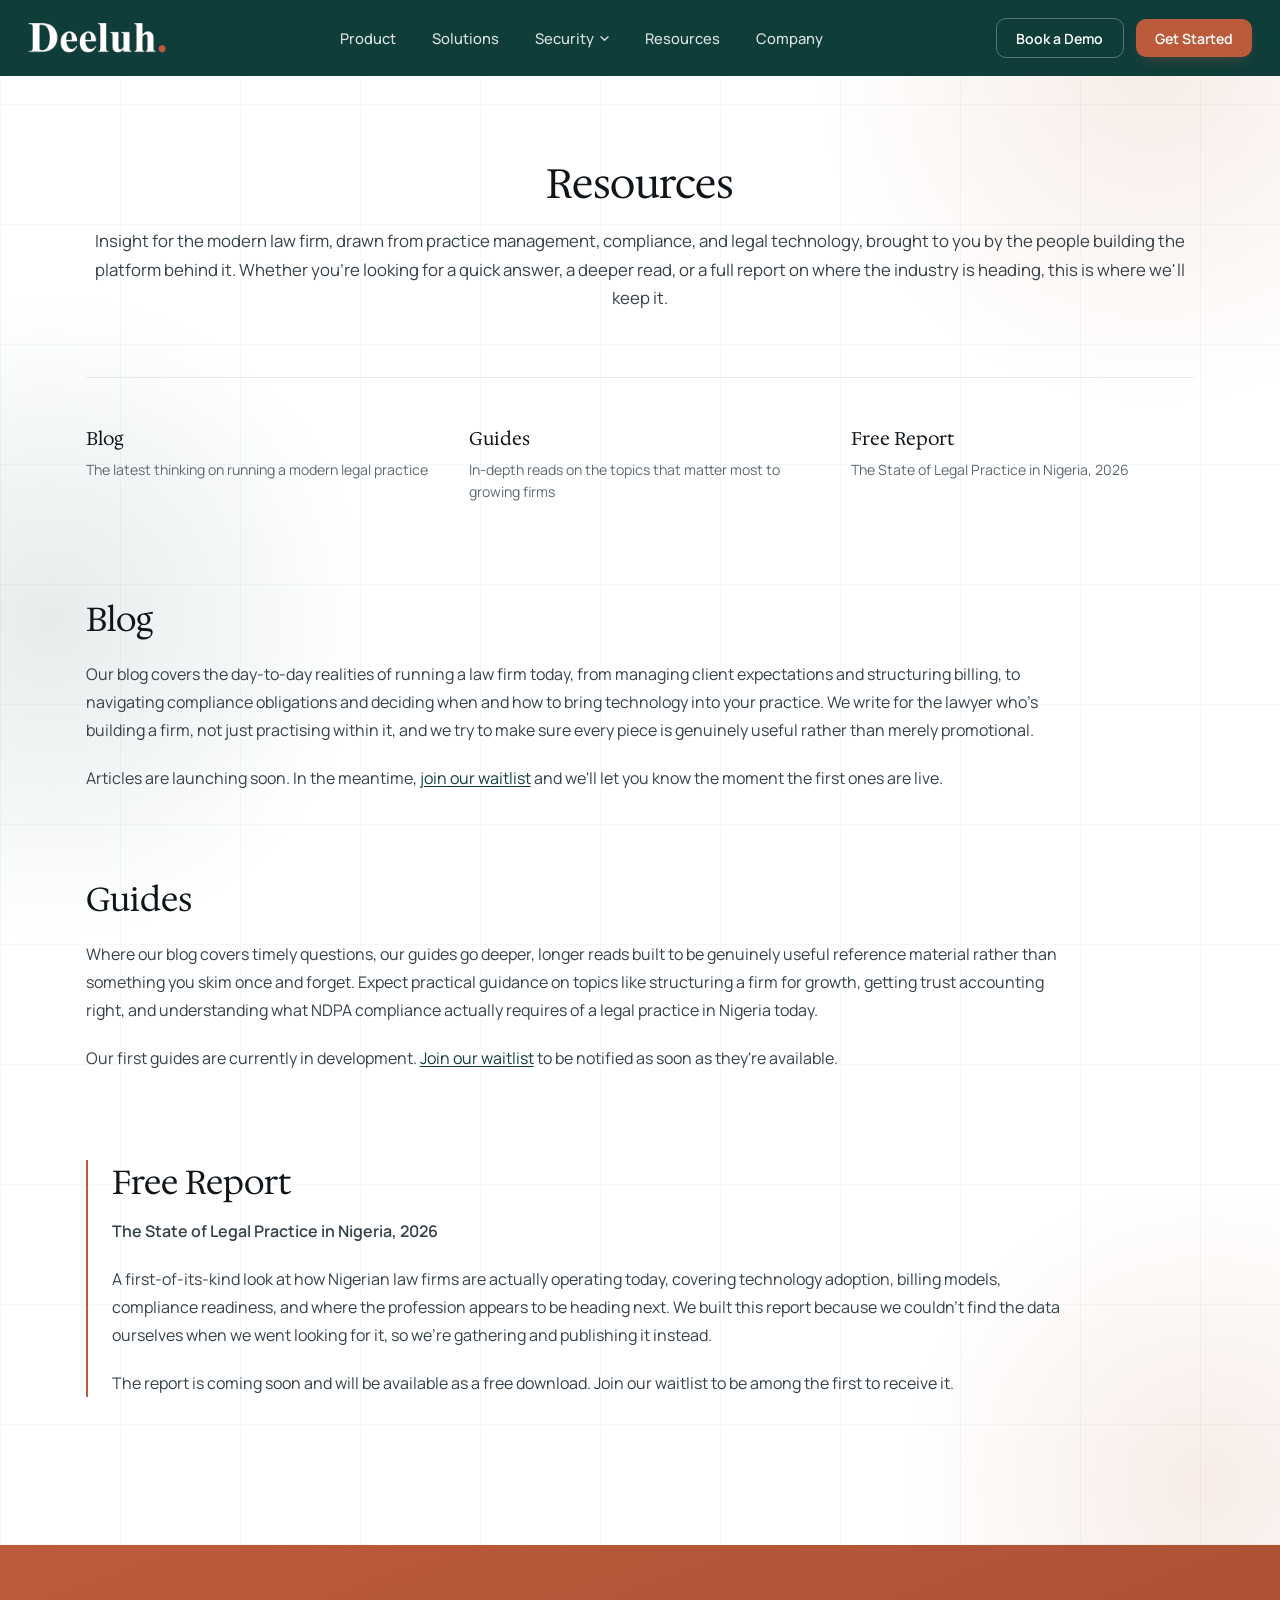
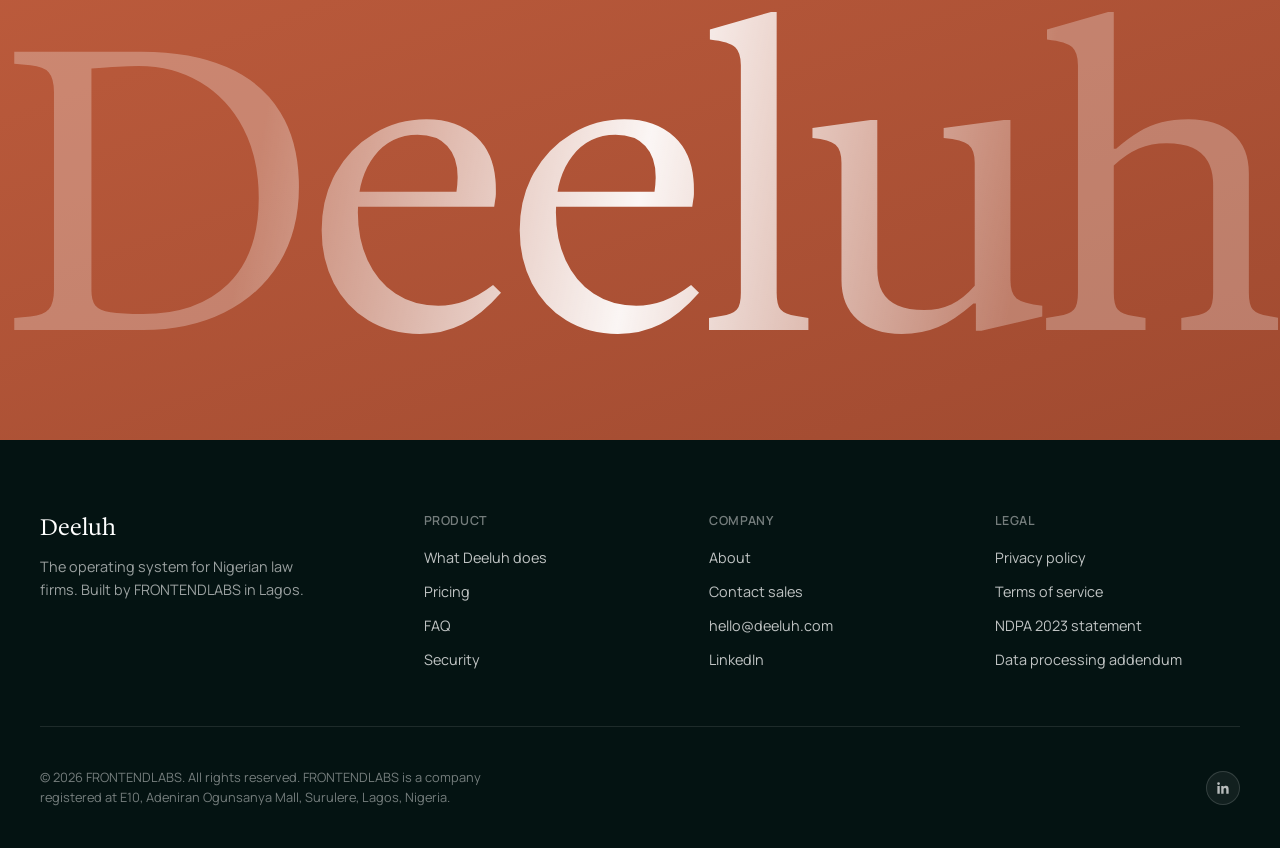
<file: resources.html>
<!DOCTYPE html>
<html lang="en">
<head>
<meta charset="UTF-8">
<meta name="viewport" content="width=device-width, initial-scale=1.0">
<title>Resources — Deeluh</title>
<link rel="icon" type="image/png" href="/assets/images/deeluh-app-icon-teal.png">
<link rel="preconnect" href="https://fonts.googleapis.com">
<link rel="preconnect" href="https://fonts.gstatic.com" crossorigin>
<link href="https://fonts.googleapis.com/css2?family=Fraunces:opsz,wght@9..144,400;9..144,500;9..144,600&family=Inter:wght@400;500;600;700&display=swap" rel="stylesheet">
<link href="https://fonts.googleapis.com/css2?family=Hedvig+Letters+Serif:opsz@12..24&display=swap" rel="stylesheet">
<link href="https://fonts.googleapis.com/css2?family=Manrope:wght@200..800&display=swap" rel="stylesheet">
<link href="https://fonts.googleapis.com/css2?family=Source+Serif+4:ital,opsz,wght@0,8..60,200..900;1,8..60,200..900&display=swap" rel="stylesheet">
<link rel="stylesheet" href="styles.css">
<style>

a.text-link {
    color: var(--brand-primary);
    text-decoration: underline;
    text-underline-offset: 2px;
    transition: color .2s ease;
  }
  a.text-link:hover { color: var(--brand-clay); }

  /* ==========================================================
     RESOURCES PAGE
     ========================================================== */
  .resources {
    position: relative;
    padding: 10rem 1.5rem 8rem;
    background-color: #fff;
    background-image:
      radial-gradient(40% 34% at 90% 4%, var(--brand-clay-tint) 0%, transparent 65%),
      radial-gradient(38% 32% at 4% 40%, var(--brand-primary-tint) 0%, transparent 65%),
      radial-gradient(36% 30% at 94% 96%, var(--brand-clay-tint) 0%, transparent 65%);
    background-repeat: no-repeat;
    overflow: hidden;
  }

  /* subtle technical grid, same treatment used elsewhere */
  .resources::before {
    content: "";
    position: absolute;
    inset: 0;
    background-image:
      repeating-linear-gradient(90deg, rgba(15,61,58,0.035) 0 1px, transparent 1px 120px),
      repeating-linear-gradient(0deg, rgba(15,61,58,0.035) 0 1px, transparent 1px 120px);
    z-index: 0;
    pointer-events: none;
  }

  .resources__inner {
    position: relative;
    z-index: 2;
    max-width: 760px;
    max-width: 90%;
    margin: 0 auto;
  }

  /* shared fade-up entrance */
  .fade-up {
    opacity: 0;
    transform: translateY(24px);
    transition: opacity .7s cubic-bezier(.16,1,.3,1), transform .7s cubic-bezier(.16,1,.3,1);
  }
  .resources.is-visible .fade-up { opacity: 1; transform: translateY(0); }
  .resources.is-visible .fade-up:nth-of-type(2) { transition-delay: 80ms; }
  .resources.is-visible .fade-up:nth-of-type(3) { transition-delay: 160ms; }
  .resources.is-visible .fade-up:nth-of-type(4) { transition-delay: 240ms; }

  /* ==========================================================
     RESOURCES OVERVIEW
     ========================================================== */
  .resources__eyebrow {
    display: flex;
    align-items: center;
    justify-content: center;
    gap: .5rem;
    font-size: .8rem;
    font-weight: 600;
    letter-spacing: .08em;
    text-transform: uppercase;
    color: var(--brand-clay-hover);
    text-align: center;
    margin: 0 0 1.25rem;
  }
  .resources__eyebrow::before, .resources__eyebrow::after {
    content: ""; width: 18px; height: 2px; background: var(--brand-clay); display: inline-block;
  }

  .resources__header h2 {
    font-family: var(--font-display);
    font-weight: 500;
    font-size: clamp(2rem, 3.2vw, 2.75rem);
    line-height: 1.15;
    letter-spacing: -0.01em;
    color: var(--ink);
    margin: 0 0 1.25rem;
    text-align: center;
  }

  .resources__header p {
    font-size: 1.05rem;
    line-height: 1.7;
    color: var(--ink-2);
    text-align: center;
    margin: 0 auto;
  }

  /* ==========================================================
     RESOURCE TYPES — plain nav-like blocks, not cards
     ========================================================== */
  .resources__types {
    display: grid;
    grid-template-columns: repeat(3, 1fr);
    gap: 2.5rem;
    margin: 4rem 0 6rem;
    padding-top: 3rem;
    border-top: 1px solid rgba(15, 21, 25, 0.08);
  }

  .resources__type {
    text-decoration: none;
    display: block;
    color: inherit;
  }

  .resources__type h3 {
    font-family: var(--font-display);
    font-weight: 500;
    font-size: 1.15rem;
    color: var(--ink);
    margin: 0 0 .5rem;
    transition: color .25s ease;
  }

  .resources__type:hover h3 { color: var(--brand-clay); }

  .resources__type p {
    font-size: .88rem;
    line-height: 1.6;
    color: var(--ink-3);
    margin: 0;
  }

  /* ==========================================================
     SECTION PATTERN — Blog / Guides (reused for both)
     ========================================================== */
  .resources__section {
    margin-bottom: 5.5rem;
  }

  .resources__section h2 {
    font-family: var(--font-display);
    font-weight: 500;
    font-size: clamp(1.6rem, 2.6vw, 2.1rem);
    line-height: 1.2;
    color: var(--ink);
    margin: 0 0 1.25rem;
  }

  .resources__section p {
    font-size: 1rem;
    line-height: 1.75;
    color: var(--ink-2);
    margin: 0 0 1.25rem;
    /* max-width: 68ch; */
    max-width: 90%;
  }

  .resources__section p:last-child { margin-bottom: 0; }

  /* ==========================================================
     FREE REPORT — slightly more visual weight, still no card
     ========================================================== */
  .resources__report {
    padding-left: 1.5rem;
    border-left: 2px solid var(--brand-clay);
  }

  .resources__report h2 {
    font-family: var(--font-display);
    font-weight: 500;
    font-size: clamp(1.6rem, 2.6vw, 2.1rem);
    color: var(--ink);
    margin: 0 0 .75rem;
  }

  .resources__report p {
    font-size: 1rem;
    line-height: 1.75;
    color: var(--ink-2);
    margin: 0 0 1.25rem;
    /* max-width: 68ch; */
    max-width: 90%;
  }

  .resources__report-title {
    font-size: 1.15rem;
    font-weight: 600;
    color: var(--brand-primary);
    margin: 0 0 .6rem;
  }

  .resources__report-status {
    font-size: .85rem;
    color: var(--ink-3);
    margin: 0;
  }

  /* ==========================================================
     TABLET / MOBILE
     ========================================================== */
  @media (max-width: 900px) {
    .resources { padding: 8rem 1.25rem 5rem; }
    .resources__types {
      grid-template-columns: 1fr;
      gap: 2rem;
      margin: 3rem 0 4.5rem;
    }
    .resources__section { margin-bottom: 4rem; }
  }

  @media (prefers-reduced-motion: reduce) {
    .fade-up { transition: none; opacity: 1; transform: none; }
  }

   /* ==========================================================
     BIG LOGO SECTION BEFORE FOOTER
     ========================================================== */
     .logo-section {
    position: relative;
    min-height: 55vh;
    display: flex;
    align-items: center;
    justify-content: center;
    /* padding: 2rem 2rem; */
    background: linear-gradient(160deg, var(--brand-clay) 0%, var(--brand-clay-hover) 100%);
    overflow: hidden;
  }

  .logo-wrap {
    width: 100%;
    max-width: 1400px;
    text-align: center;
  }

  /* the wordmark itself — width is set by JS so it always spans
     edge-to-edge regardless of font metrics or viewport size */
  .logo-text {
    display: inline-block;
    /* font-family: var(--font-body); */
    font-family: var(--font-display);
    font-weight: 800;
    line-height: 1;
    letter-spacing: -0.02em;
    white-space: nowrap;

    /* the shimmer: a soft translucent base with a bright band that
       sweeps across it — the "light passing over metal" look */
    background-image: linear-gradient(
      100deg,
      rgba(255, 255, 255, 0.28) 0%,
      rgba(255, 255, 255, 0.28) 40%,
      rgba(255, 255, 255, 0.95) 50%,
      rgba(255, 255, 255, 0.28) 60%,
      rgba(255, 255, 255, 0.28) 100%
    );
    background-size: 300% 100%;
    background-position: -100% 0;
    -webkit-background-clip: text;
    background-clip: text;
    color: transparent;

    animation-name: shine-sweep;
    animation-duration: var(--shine-cycle);
    animation-timing-function: ease-in-out;
    animation-iteration-count: infinite;
  }

  /* the sweep itself happens fast, early in the cycle, then holds
     and waits for the next loop — that pause is what makes the
     "cycle length" feel like a repeat interval rather than a
     constant back-and-forth shimmer */
  @keyframes shine-sweep {
    0%   { background-position: -120% 0; }
    18%  { background-position: 220% 0; }
    100% { background-position: 220% 0; }
  }

  @media (prefers-reduced-motion: reduce) {
    .logo-text {
      animation: none;
      background-position: 0 0;
    }
  }

  @media (max-width: 640px) {
    .logo-section { min-height: 38vh; padding: 3rem 1.25rem; }
  }
  

  
</style>
</head>
<body>

<!-- NAVBAR -->

<nav class="navbar" id="siteNavbar">
  <div class="navbar__inner">

    <a href="index.html" class="navbar__logo">
      <img src="assets/images/deeluh-logo-white.png" alt="Deeluh" class="navbar__logo--white">
      <img src="assets/images/deeluh-logo.png" alt="Deeluh" class="navbar__logo--color">
    </a>

    <ul class="navbar__menu">
      <li><a href="product.html">Product</a></li>
      <li><a href="solutions.html">Solutions</a></li>

      <li class="navbar__item--dropdown">
        <button class="navbar__dropdown-trigger" type="button" aria-haspopup="true" aria-expanded="false">
          Security
          <svg class="navbar__dropdown-caret" viewBox="0 0 10 6" fill="none" aria-hidden="true">
            <path d="M1 1l4 4 4-4" stroke="currentColor" stroke-width="1.4" stroke-linecap="round" stroke-linejoin="round"/>
          </svg>
        </button>
        <div class="navbar__dropdown-panel">
          <a href="javascript:void(0)" class="navbar__dropdown-link">Security Overview</a>
          <a href="legal.html" class="navbar__dropdown-link">Legal</a>
        </div>
      </li>

      <li><a href="resources.html">Resources</a></li>
      <li><a href="company.html">Company</a></li>
    </ul>

    <div class="navbar__actions">
      <a href="mailto:hello@deeluh.com" class="navbar__btn navbar__btn--ghost">Book a Demo</a>
      <a href="https://app.deeluh.com/" class="navbar__btn navbar__btn--primary">Get Started</a>
    </div>

    <button class="navbar__burger" id="navBurger" aria-label="Toggle menu" aria-expanded="false">
      <span></span><span></span><span></span>
    </button>

  </div>

  <div class="navbar__mobile" id="navMobile">
    <div class="navbar__mobile-inner">
      <ul class="navbar__mobile-links">
        <li><a href="product.html">Product</a></li>
        <li><a href="solutions.html">Solutions</a></li>

        <li class="navbar__mobile-dropdown" id="navLegalDropdown">
          <button class="navbar__mobile-dropdown-trigger" type="button" aria-expanded="false" aria-controls="navLegalPanel">
            Security
            <svg class="navbar__mobile-dropdown-caret" viewBox="0 0 10 6" fill="none" aria-hidden="true">
              <path d="M1 1l4 4 4-4" stroke="currentColor" stroke-width="1.4" stroke-linecap="round" stroke-linejoin="round"/>
            </svg>
          </button>
          <div class="navbar__mobile-dropdown-panel" id="navLegalPanel">
            <div class="navbar__mobile-dropdown-inner">
              <a href="javascript:void(0)" class="navbar__dropdown-link">Security Overview</a>
              <a href="legal.html" class="navbar__dropdown-link">Legal</a>
            </div>
          </div>
        </li>

        <li><a href="resources.html">Resources</a></li>
        <li><a href="company.html">Company</a></li>
      </ul>
      <div class="navbar__mobile-actions">
        <a href="mailto:hello@deeluh.com" class="navbar__btn navbar__btn--ghost">Book a Demo</a>
        <a href="https://app.deeluh.com/" class="navbar__btn navbar__btn--primary">Get Started</a>
      </div>
    </div>
  </div>
</nav>

<script>
  const navbar = document.getElementById('siteNavbar');
  const burger = document.getElementById('navBurger');

  // swap green → white once scrolled past a small threshold
  function updateNavbarScrollState() {
    navbar.classList.toggle('is-scrolled', window.scrollY > 40);
  }
  window.addEventListener('scroll', updateNavbarScrollState, { passive: true });
  updateNavbarScrollState();

  // hamburger toggle
  burger.addEventListener('click', () => {
    const isOpen = navbar.classList.toggle('is-open');
    burger.setAttribute('aria-expanded', String(isOpen));
  });

  // close the mobile menu if the viewport grows back past the breakpoint
  window.addEventListener('resize', () => {
    if (window.matchMedia('(min-width: 981px)').matches) {
      navbar.classList.remove('is-open');
      burger.setAttribute('aria-expanded', 'false');
    }
  });
</script>

<!-- LEGAL DROPDOWN (nav) — click-to-open accordion on mobile -->
<script>
  (function () {
    const legalDropdown = document.getElementById('navLegalDropdown');
    if (!legalDropdown) return;
    const trigger = legalDropdown.querySelector('.navbar__mobile-dropdown-trigger');

    trigger.addEventListener('click', () => {
      const isOpen = legalDropdown.classList.toggle('is-open');
      trigger.setAttribute('aria-expanded', String(isOpen));
    });

    // collapse the accordion if the viewport grows back into desktop
    // width, so it doesn't stay stuck open behind the hover dropdown
    window.addEventListener('resize', () => {
      if (window.matchMedia('(min-width: 981px)').matches) {
        legalDropdown.classList.remove('is-open');
        trigger.setAttribute('aria-expanded', 'false');
      }
    });
  })();
</script>

<!-- END OF NAVBAR -->

<!-- RESOURCES PAGE -->
<section class="resources" id="resourcesSection">
  <div class="resources__inner">

    <!-- RESOURCES OVERVIEW -->
    <div class="fade-up">
      <div class="resources__header">
        <h2>Resources</h2>
        <p>Insight for the modern law firm, drawn from practice management, compliance, and legal technology, brought to you by the people building the platform behind it. Whether you're looking for a quick answer, a deeper read, or a full report on where the industry is heading, this is where we'll keep it.</p>
      </div>
    </div>

    <!-- RESOURCE TYPES -->
    <div class="resources__types fade-up">
      <a href="javascript:void(0)" class="resources__type">
        <h3>Blog</h3>
        <p>The latest thinking on running a modern legal practice</p>
      </a>
      <a href="javascript:void(0)" class="resources__type">
        <h3>Guides</h3>
        <p>In-depth reads on the topics that matter most to growing firms</p>
      </a>
      <a href="javascript:void(0)" class="resources__type">
        <h3>Free Report</h3>
        <p>The State of Legal Practice in Nigeria, 2026</p>
      </a>
    </div>

    <!-- BLOG -->
    <div class="resources__section fade-up" id="blog">
      <h2>Blog</h2>
      <p>Our blog covers the day-to-day realities of running a law firm today, from managing client expectations and structuring billing, to navigating compliance obligations and deciding when and how to bring technology into your practice. We write for the lawyer who's building a firm, not just practising within it, and we try to make sure every piece is genuinely useful rather than merely promotional.</p>
      <p>Articles are launching soon. In the meantime, <a href="index.html#waitlist" class="text-link">join our waitlist</a> and we'll let you know the moment the first ones are live.</p>
    </div>

    <!-- GUIDES -->
    <div class="resources__section fade-up" id="guides">
      <h2>Guides</h2>
      <p>Where our blog covers timely questions, our guides go deeper, longer reads built to be genuinely useful reference material rather than something you skim once and forget. Expect practical guidance on topics like structuring a firm for growth, getting trust accounting right, and understanding what NDPA compliance actually requires of a legal practice in Nigeria today.</p>
      <p>Our first guides are currently in development. <a href="index.html#waitlist" class="text-link">Join our waitlist</a> to be notified as soon as they're available.</p>
    </div>

    <!-- FREE REPORT -->
    <div class="resources__report fade-up" id="free-report">
      <h2>Free Report</h2>
      <p class="resources__report-title">The State of Legal Practice in Nigeria, 2026</p>
      <p>A first-of-its-kind look at how Nigerian law firms are actually operating today, covering technology adoption, billing models, compliance readiness, and where the profession appears to be heading next. We built this report because we couldn't find the data ourselves when we went looking for it, so we're gathering and publishing it instead.</p>
      <p class="resources__report-status">The report is coming soon and will be available as a free download. Join our waitlist to be among the first to receive it.</p>
    </div>

  </div>
</section>

<!-- BIG LOGO BEFORE FOOTER SECTION -->

<section class="logo-section">
  <div class="logo-wrap">
    <span class="logo-text" id="deeluhLogo">Deeluh</span>
  </div>
</section>

<!-- END OF BIG LOGO BEFORE FOOTER SECTION -->

<!-- FOOTER -->

<footer class="site-footer">
  <div class="site-footer__inner">

    <div class="footer-grid">

      <div class="footer-brand">
        <!-- <p class="footer-brand__name">Deeluh</p> -->
        <p class="footer-brand__name"><a href="index.html">Deeluh</a></p>
        <p class="footer-brand__tagline">The operating system for Nigerian law firms. Built by FRONTENDLABS in Lagos.</p>
      </div>

      <div class="footer-col">
        <p class="footer-col__title">Product</p>
        <ul>
          <li><a href="index.html#what">What Deeluh does</a></li>
          <li><a href="index.html#pricing">Pricing</a></li>
          <li><a href="index.html#faq">FAQ</a></li>
          <li><a href="javascript:void(0)">Security</a></li>
        </ul>
      </div>

      <div class="footer-col">
        <p class="footer-col__title">Company</p>
        <ul>
          <li><a href="company.html">About</a></li>
          <li><a href="company.html#contactSection">Contact sales</a></li>
          <li><a href="mailto:hello@deeluh.com">hello@deeluh.com</a></li>
          <li><a href="https://linkedin.com/company/deeluh" target="_blank" rel="noopener">LinkedIn</a></li>
        </ul>
      </div>

      <div class="footer-col">
        <p class="footer-col__title">Legal</p>
        <ul>
          <li><a href="https://docs.google.com/document/d/1c-md859V6obcESRwpXy0kAwXPGtmj-fd6AdDDvtnq5Q/edit?usp=sharing">Privacy policy</a></li>
          <li><a href="https://docs.google.com/document/d/1gVnUsOua3eEcUrE6pWVas3ohWTuopRg7c0Neukb6ZKk/edit?usp=sharing">Terms of service</a></li>
          <li><a href="https://docs.google.com/document/d/11p2g2rMjBtaresTevkxNR4pSzg9xlmbRGU0pHHDDfUU/edit?usp=sharing">NDPA 2023 statement</a></li>
          <li><a href="https://docs.google.com/document/d/1ZMK4GnUCulM9PX5qDvRsFVDOjK42fZCY5RENJ_HLqt8/edit?usp=sharing">Data processing addendum</a></li>
        </ul>
      </div>

    </div>

    <div class="footer-bottom">
      <p class="footer-bottom__legal">© 2026 FRONTENDLABS. All rights reserved. FRONTENDLABS is a company registered at E10, Adeniran Ogunsanya Mall, Surulere, Lagos, Nigeria.</p>

      <div class="footer-bottom__social">
        <a href="https://linkedin.com/company/deeluh" target="_blank" rel="noopener" aria-label="Deeluh on LinkedIn">
          <svg width="16" height="16" viewBox="0 0 24 24" fill="currentColor"><path d="M20.45 20.45h-3.55v-5.57c0-1.33-.03-3.04-1.85-3.04-1.86 0-2.14 1.45-2.14 2.94v5.67H9.36V9h3.41v1.56h.05c.48-.9 1.64-1.85 3.38-1.85 3.6 0 4.27 2.37 4.27 5.46v6.28zM5.34 7.43a2.06 2.06 0 1 1 0-4.12 2.06 2.06 0 0 1 0 4.12zM7.12 20.45H3.56V9h3.56v11.45z"/></svg>
        </a>
      </div>
    </div>

  </div>
</footer>
  
  <!-- END OF FOOTER -->

<script>

  const resSection = document.getElementById('resourcesSection');
  const revealObserver = new IntersectionObserver((entries) => {
    entries.forEach(entry => {
      if (entry.isIntersecting) {
        resSection.classList.add('is-visible');
        revealObserver.unobserve(entry.target);
      }
    });
  }, { threshold: 0.05 });
  revealObserver.observe(resSection);
</script>

<!-- "BIG LOGO SECTION BEFORE FOOTER" -->
<script>
  // fits the wordmark exactly to the width of its container, every time —
  // more reliable than guessing a vw-based font-size, since it accounts
  // for the actual rendered font metrics on the user's device
  function fitLogoText() {
    const wrap = document.querySelector('.logo-wrap');
    const text = document.getElementById('deeluhLogo');
    if (!wrap || !text) return;

    const targetWidth = wrap.clientWidth;
    text.style.fontSize = '100px'; // baseline to measure against
    const measuredWidth = text.getBoundingClientRect().width;
    const scale = targetWidth / measuredWidth;

    // clamp so it can't get absurdly huge/tiny on extreme viewport sizes
    const newSize = Math.min(Math.max(100 * scale, 40), 520);
    text.style.fontSize = newSize + 'px';
  }

  window.addEventListener('resize', fitLogoText);
  window.addEventListener('load', fitLogoText);
  fitLogoText();

  /* ==========================================================
     HOW TO CONTROL THE REPEAT TIMING
     ========================================================== */

  function setLogoShineInterval(seconds) {
    document.documentElement.style.setProperty('--shine-cycle', seconds + 's');
  }
  // example: setLogoShineInterval(8);
</script>
<!-- END OF "BIG LOGO SECTION BEFORE FOOTER" -->

</body>
</html>
</file>
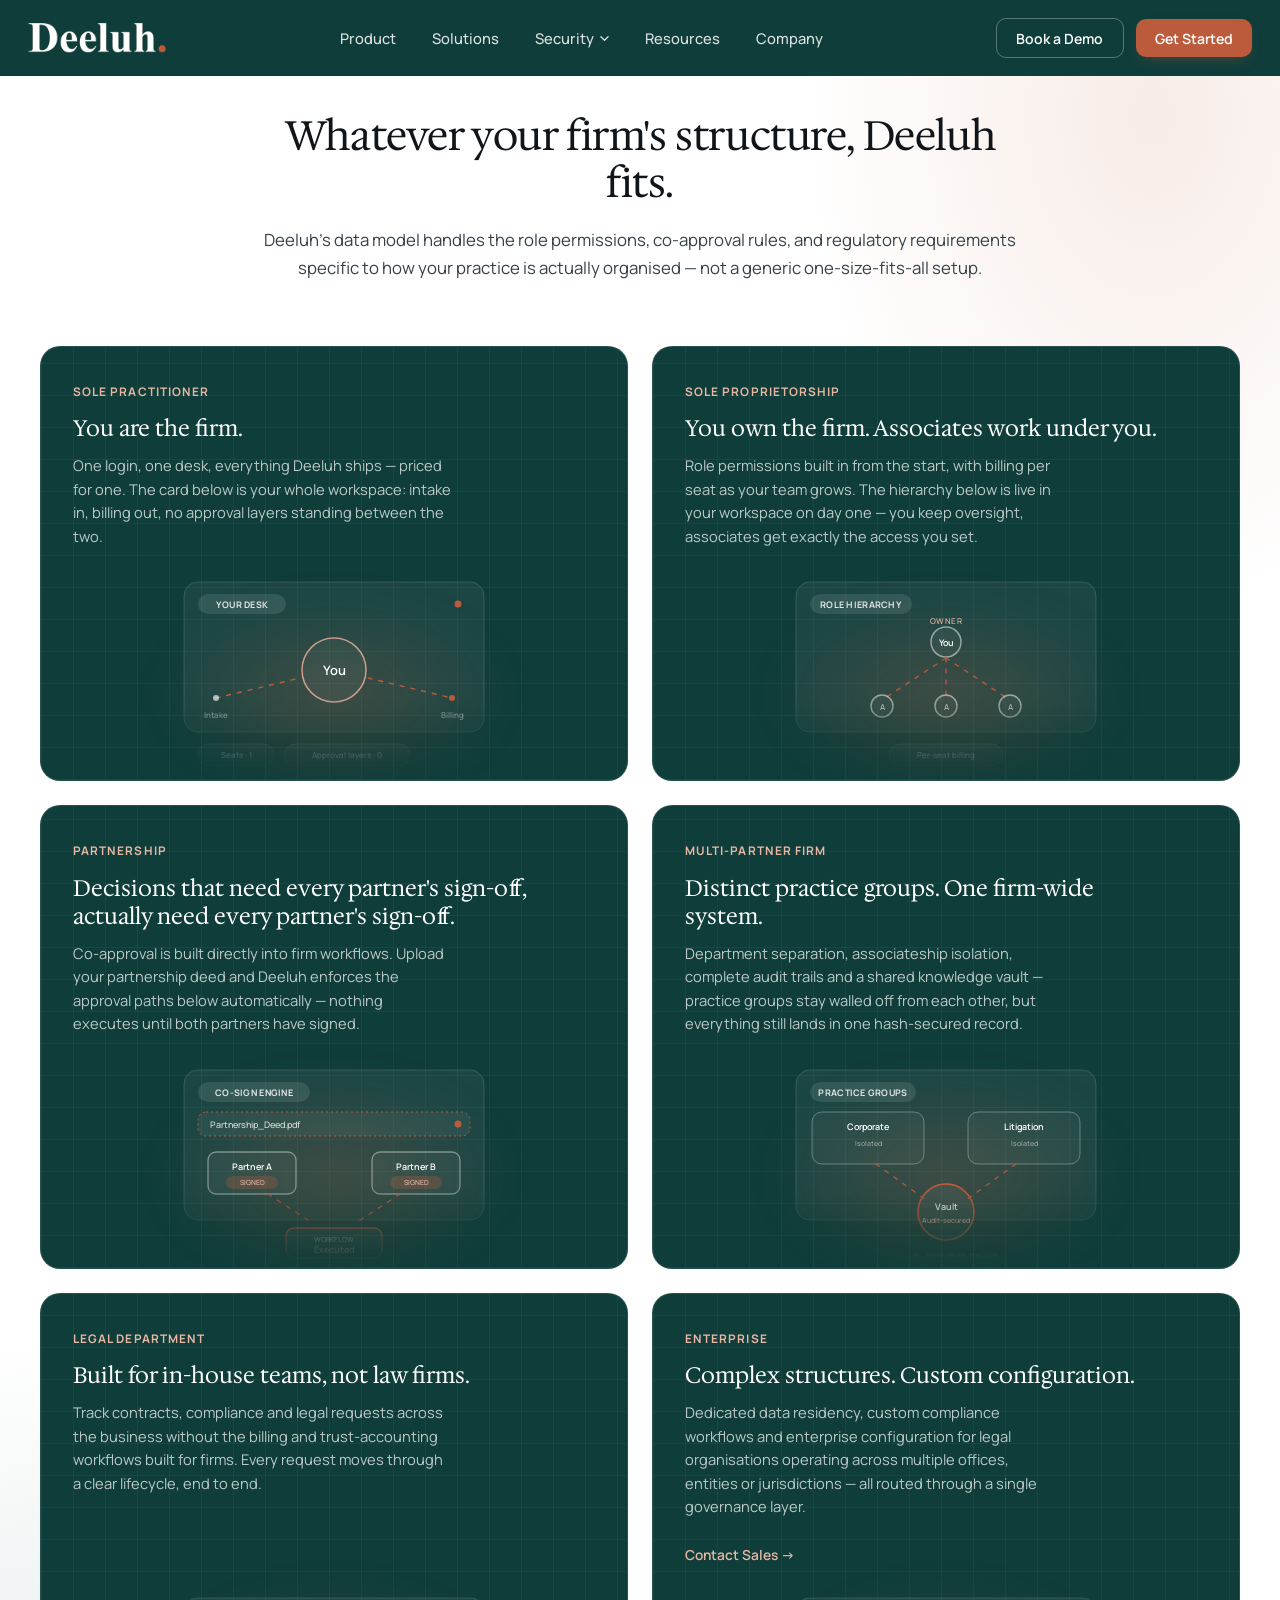
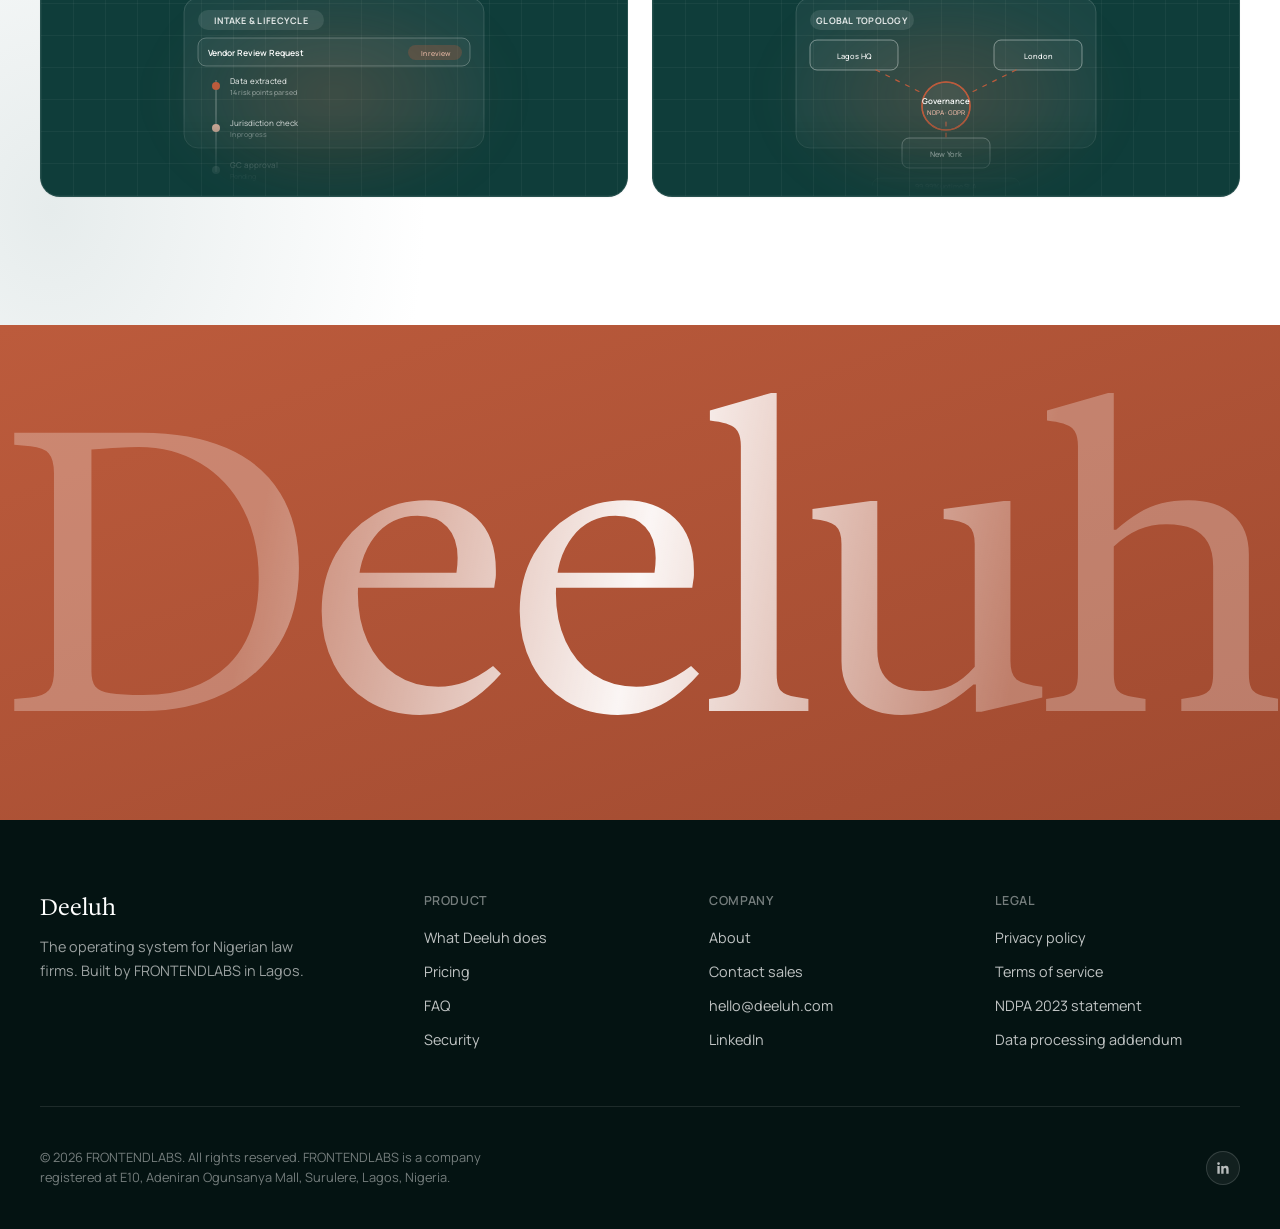
<file: solutions.html>
<!DOCTYPE html>
<html lang="en">
<head>
<meta charset="UTF-8">
<meta name="viewport" content="width=device-width, initial-scale=1.0">
<title>Solutions — Deeluh</title>
<link rel="icon" type="image/png" href="/assets/images/deeluh-app-icon-teal.png">
<link rel="preconnect" href="https://fonts.googleapis.com">
<link rel="preconnect" href="https://fonts.gstatic.com" crossorigin>
<link href="https://fonts.googleapis.com/css2?family=Fraunces:opsz,wght@9..144,400;9..144,500;9..144,600&family=Inter:wght@400;500;600;700&display=swap" rel="stylesheet">
<link href="https://fonts.googleapis.com/css2?family=Hedvig+Letters+Serif:opsz@12..24&display=swap" rel="stylesheet">
<link href="https://fonts.googleapis.com/css2?family=Manrope:wght@200..800&display=swap" rel="stylesheet">
<link href="https://fonts.googleapis.com/css2?family=Source+Serif+4:ital,opsz,wght@0,8..60,200..900;1,8..60,200..900&display=swap" rel="stylesheet">
<link rel="stylesheet" href="styles.css">
<style>

/* ==========================================================
     SOLUTIONS SECTION 
     ========================================================== */
     .solutions {
    position: relative;
    padding: 7rem 1.5rem 8rem;
    background-color: #fff;
    background-image:
      radial-gradient(42% 40% at 90% 6%, var(--brand-clay-tint) 0%, transparent 65%),
      radial-gradient(45% 38% at 4% 94%, var(--brand-primary-tint) 0%, transparent 65%);
    background-repeat: no-repeat;
    overflow: hidden;
  }

  .solutions__inner {
    max-width: 1200px;
    margin: 0 auto;
  }

  /* ==========================================================
     HEADER — small eyebrow (the "category"), large Hedvig
     heading, centered — same pattern as firm-size/wdd headers
     ========================================================== */
  .solutions__header {
    max-width: 760px;
    margin: 0 auto 4rem;
    text-align: center;
  }

  .solutions__header .eyebrow,
  .solutions__header h2,
  .solutions__header p {
    opacity: 0;
    transform: translateY(26px);
    transition: opacity .8s cubic-bezier(.16,1,.3,1), transform .8s cubic-bezier(.16,1,.3,1);
  }
  .solutions.is-visible .solutions__header .eyebrow { opacity: 1; transform: translateY(0); }
  .solutions.is-visible .solutions__header h2 { opacity: 1; transform: translateY(0); transition-delay: .12s; }
  .solutions.is-visible .solutions__header p  { opacity: 1; transform: translateY(0); transition-delay: .24s; }

  .solutions__header .eyebrow {
    display: inline-flex;
    align-items: center;
    gap: .5rem;
    font-size: .8rem;
    font-weight: 600;
    letter-spacing: .08em;
    text-transform: uppercase;
    color: var(--brand-clay-hover);
    margin-bottom: 1.25rem;
  }

  .solutions__header .eyebrow::before,
  .solutions__header .eyebrow::after {
    content: "";
    width: 18px;
    height: 2px;
    background: var(--brand-clay);
    display: inline-block;
  }

  .solutions__header h2 {
    font-family: var(--font-display);
    font-weight: 500;
    font-size: clamp(2rem, 3.2vw, 2.75rem);
    line-height: 1.15;
    letter-spacing: -0.01em;
    color: var(--ink);
    margin: 0 0 1.25rem;
  }

  .solutions__header p {
    font-size: 1.05rem;
    line-height: 1.65;
    color: var(--ink-2);
    margin: 0 auto;
    /* max-width: 58ch; */
  }

  /* ==========================================================
     GRID — two columns, six cards
     ========================================================== */
  .solutions__grid {
    display: grid;
    grid-template-columns: 1fr 1fr;
    gap: 1.5rem;
  }

  /* ==========================================================
     CARD — same radius / shadow / hover physics as .firm-card,
     solid Deeluh green per this section's brief, with layered
     backgrounds: solid green, grid texture, radial glow behind
     the illustration, and a thin shimmering top accent line
     ========================================================== */
  .solutions__card {
    position: relative;
    isolation: isolate;
    overflow: hidden;
    border-radius: 20px;
    background: var(--brand-primary);
    border: 1px solid rgba(255, 255, 255, 0.10);
    box-shadow: 0 1px 2px rgba(15, 21, 25, 0.04);
    padding: 2rem 2rem 0;
    display: flex;
    flex-direction: column;
    transition: transform .4s cubic-bezier(.2,.8,.2,1), box-shadow .4s ease, border-color .4s ease;

    opacity: 0;
    transform: translateY(24px);
  }
  .solutions.is-visible .solutions__card {
    opacity: 1;
    transform: translateY(0);
    transition: opacity .6s cubic-bezier(.16,1,.3,1), transform .6s cubic-bezier(.16,1,.3,1),
                box-shadow .4s ease, border-color .4s ease;
  }

  .solutions__card:hover {
    transform: translateY(-6px);
    border-color: var(--brand-clay);
    box-shadow: 0 24px 48px -18px rgba(0, 0, 0, 0.45);
  }
  .solutions.is-visible .solutions__card:hover { transform: translateY(-6px); }

  /* thin shimmering accent line along the top edge of every card —
     a quiet nod to the wordmark shine used elsewhere on the site */
  .solutions__card::after {
    content: "";
    position: absolute;
    top: 0; left: 0; right: 0;
    height: 2px;
    z-index: 3;
    background: linear-gradient(90deg,
      transparent 0%,
      rgba(231, 183, 164, 0) 35%,
      rgba(231, 183, 164, 0.9) 50%,
      rgba(231, 183, 164, 0) 65%,
      transparent 100%);
    background-size: 220% 100%;
    background-position: -60% 0;
    opacity: .55;
    animation: card-shimmer 6s ease-in-out infinite;
  }
  .solutions__card:nth-child(2)::after { animation-delay: -1s; }
  .solutions__card:nth-child(3)::after { animation-delay: -2s; }
  .solutions__card:nth-child(4)::after { animation-delay: -3s; }
  .solutions__card:nth-child(5)::after { animation-delay: -4s; }
  .solutions__card:nth-child(6)::after { animation-delay: -5s; }

  @keyframes card-shimmer {
    0%   { background-position: -60% 0; }
    45%  { background-position: 160% 0; }
    100% { background-position: 160% 0; }
  }

  /* layer 2 — subtle square grid, ~32px, 4-5% opacity */
  .solutions__card::before {
    content: "";
    position: absolute;
    inset: 0;
    background-image:
      repeating-linear-gradient(90deg, rgba(255,255,255,0.045) 0 1px, transparent 1px 32px),
      repeating-linear-gradient(0deg, rgba(255,255,255,0.045) 0 1px, transparent 1px 32px);
    z-index: 0;
    pointer-events: none;
  }

  /* layer 3 — soft glow behind the illustration, warms up on hover */
  .solutions__glow {
    position: absolute;
    left: 50%;
    bottom: -10%;
    width: 80%;
    height: 60%;
    transform: translateX(-50%);
    background: radial-gradient(closest-side, rgba(188, 91, 60, 0.24) 0%, transparent 75%);
    filter: blur(20px);
    z-index: 0;
    pointer-events: none;
    transition: opacity .4s ease;
  }
  .solutions__card:hover .solutions__glow { opacity: 1.4; }

  .solutions__content {
    position: relative;
    z-index: 2;
  }

  .solutions__category {
    display: inline-flex;
    align-items: center;
    gap: .5rem;
    font-size: .74rem;
    font-weight: 700;
    letter-spacing: .09em;
    text-transform: uppercase;
    color: var(--brand-clay-light);
    margin-bottom: .9rem;
  }

  .solutions__title {
    font-family: var(--font-display);
    font-weight: 500;
    font-size: 1.4rem;
    line-height: 1.25;
    color: #fff;
    margin: 0 0 .75rem;
    max-width: 34ch;
  }

  .solutions__desc {
    font-size: .92rem;
    line-height: 1.6;
    color: rgba(255, 255, 255, 0.72);
    margin: 0 0 1.5rem;
    max-width: 42ch;
  }

  .solutions__link {
    display: inline-flex;
    align-items: center;
    gap: .4rem;
    font-size: .86rem;
    font-weight: 600;
    color: var(--brand-clay-light);
    text-decoration: none;
    margin-bottom: 1.5rem;
    transition: gap .2s ease, color .2s ease;
  }
  .solutions__link:hover { gap: .65rem; color: #fff; }

  /* ==========================================================
     ILLUSTRATION — brand-styled UI-panel diagrams, fills the
     bottom of the card and fades into it
     ========================================================== */
  .solutions__illustration {
    position: relative;
    z-index: 1;
    margin-top: auto;
    width: 100%;
    height: 208px;
    -webkit-mask-image: linear-gradient(to bottom, #000 60%, transparent 97%);
    mask-image: linear-gradient(to bottom, #000 60%, transparent 97%);
  }

  .solutions__illustration svg {
    width: 100%;
    height: 100%;
    display: block;
  }

  .panel-label {
    font-family: var(--font-body);
    font-weight: 700;
    letter-spacing: .03em;
  }
  .panel-text {
    font-family: var(--font-body);
    font-weight: 600;
  }
  .panel-meta {
    font-family: var(--font-body);
    font-weight: 500;
  }

  /* shared micro-animation classes, reused across every diagram —
     identical approach to the previous line-icon illustrations */
  .diagram-flow {
    stroke-dasharray: 4 7;
    animation: diagram-dash 2.6s linear infinite;
  }
  @keyframes diagram-dash {
    to { stroke-dashoffset: -22; }
  }

  .diagram-pulse {
    animation: diagram-glow 3.4s ease-in-out infinite;
    transform-origin: center;
  }
  @keyframes diagram-glow {
    0%, 100% { opacity: .55; transform: scale(1); }
    50%      { opacity: 1; transform: scale(1.18); }
  }

  .diagram-ring {
    animation: diagram-ring 3.4s ease-out infinite;
    transform-origin: center;
  }
  @keyframes diagram-ring {
    0%   { opacity: .5; transform: scale(0.75); }
    80%  { opacity: 0; transform: scale(1.35); }
    100% { opacity: 0; transform: scale(1.35); }
  }

  @media (prefers-reduced-motion: reduce) {
    .diagram-flow, .diagram-pulse, .diagram-ring, .solutions__card::after {
      animation: none;
    }
    .solutions__card, .solutions__header .eyebrow, .solutions__header h2, .solutions__header p {
      transition: none;
    }
    .solutions__card:hover { transform: none; }
  }

  /* ==========================================================
     TABLET
     ========================================================== */
  @media (max-width: 900px) {
    .solutions { padding: 4.5rem 1.25rem 4rem; }
    .solutions__header { margin-bottom: 3rem; }
    .solutions__grid { grid-template-columns: 1fr; gap: 1.25rem; }
    .solutions__card:hover { transform: none; } /* tap, not hover, on touch */
  }

  /* ==========================================================
     MOBILE
     ========================================================== */
  @media (max-width: 640px) {
    .solutions__card { padding: 1.75rem 1.75rem 0; }
    .solutions__title { font-size: 1.25rem; }
    .solutions__illustration { height: 218px; }
  }

    /* ==========================================================
     BIG LOGO SECTION BEFORE FOOTER
     ========================================================== */
     .logo-section {
    position: relative;
    min-height: 55vh;
    display: flex;
    align-items: center;
    justify-content: center;
    /* padding: 2rem 2rem; */
    background: linear-gradient(160deg, var(--brand-clay) 0%, var(--brand-clay-hover) 100%);
    overflow: hidden;
  }

  .logo-wrap {
    width: 100%;
    max-width: 1400px;
    text-align: center;
  }

  /* the wordmark itself — width is set by JS so it always spans
     edge-to-edge regardless of font metrics or viewport size */
  .logo-text {
    display: inline-block;
    /* font-family: var(--font-body); */
    font-family: var(--font-display);
    font-weight: 800;
    line-height: 1;
    letter-spacing: -0.02em;
    white-space: nowrap;

    /* the shimmer: a soft translucent base with a bright band that
       sweeps across it — the "light passing over metal" look */
    background-image: linear-gradient(
      100deg,
      rgba(255, 255, 255, 0.28) 0%,
      rgba(255, 255, 255, 0.28) 40%,
      rgba(255, 255, 255, 0.95) 50%,
      rgba(255, 255, 255, 0.28) 60%,
      rgba(255, 255, 255, 0.28) 100%
    );
    background-size: 300% 100%;
    background-position: -100% 0;
    -webkit-background-clip: text;
    background-clip: text;
    color: transparent;

    animation-name: shine-sweep;
    animation-duration: var(--shine-cycle);
    animation-timing-function: ease-in-out;
    animation-iteration-count: infinite;
  }

  /* the sweep itself happens fast, early in the cycle, then holds
     and waits for the next loop — that pause is what makes the
     "cycle length" feel like a repeat interval rather than a
     constant back-and-forth shimmer */
  @keyframes shine-sweep {
    0%   { background-position: -120% 0; }
    18%  { background-position: 220% 0; }
    100% { background-position: 220% 0; }
  }

  @media (prefers-reduced-motion: reduce) {
    .logo-text {
      animation: none;
      background-position: 0 0;
    }
  }

  @media (max-width: 640px) {
    .logo-section { min-height: 38vh; padding: 3rem 1.25rem; }
  }


</style>
</head>
<body>

 <!-- NAVBAR -->

 <nav class="navbar" id="siteNavbar">
  <div class="navbar__inner">

    <a href="index.html" class="navbar__logo">
      <img src="assets/images/deeluh-logo-white.png" alt="Deeluh" class="navbar__logo--white">
      <img src="assets/images/deeluh-logo.png" alt="Deeluh" class="navbar__logo--color">
    </a>

    <ul class="navbar__menu">
      <li><a href="product.html">Product</a></li>
      <li><a href="solutions.html">Solutions</a></li>

      <li class="navbar__item--dropdown">
        <button class="navbar__dropdown-trigger" type="button" aria-haspopup="true" aria-expanded="false">
          Security
          <svg class="navbar__dropdown-caret" viewBox="0 0 10 6" fill="none" aria-hidden="true">
            <path d="M1 1l4 4 4-4" stroke="currentColor" stroke-width="1.4" stroke-linecap="round" stroke-linejoin="round"/>
          </svg>
        </button>
        <div class="navbar__dropdown-panel">
          <a href="javascript:void(0)" class="navbar__dropdown-link">Security Overview</a>
          <a href="legal.html" class="navbar__dropdown-link">Legal</a>
        </div>
      </li>

      <li><a href="resources.html">Resources</a></li>
      <li><a href="company.html">Company</a></li>
    </ul>

    <div class="navbar__actions">
      <a href="mailto:hello@deeluh.com" class="navbar__btn navbar__btn--ghost">Book a Demo</a>
      <a href="https://app.deeluh.com/" class="navbar__btn navbar__btn--primary">Get Started</a>
    </div>

    <button class="navbar__burger" id="navBurger" aria-label="Toggle menu" aria-expanded="false">
      <span></span><span></span><span></span>
    </button>

  </div>

  <div class="navbar__mobile" id="navMobile">
    <div class="navbar__mobile-inner">
      <ul class="navbar__mobile-links">
        <li><a href="product.html">Product</a></li>
        <li><a href="solutions.html">Solutions</a></li>

        <li class="navbar__mobile-dropdown" id="navLegalDropdown">
          <button class="navbar__mobile-dropdown-trigger" type="button" aria-expanded="false" aria-controls="navLegalPanel">
            Security
            <svg class="navbar__mobile-dropdown-caret" viewBox="0 0 10 6" fill="none" aria-hidden="true">
              <path d="M1 1l4 4 4-4" stroke="currentColor" stroke-width="1.4" stroke-linecap="round" stroke-linejoin="round"/>
            </svg>
          </button>
          <div class="navbar__mobile-dropdown-panel" id="navLegalPanel">
            <div class="navbar__mobile-dropdown-inner">
              <a href="javascript:void(0)" class="navbar__dropdown-link">Security Overview</a>
              <a href="legal.html" class="navbar__dropdown-link">Legal</a>
            </div>
          </div>
        </li>

        <li><a href="resources.html">Resources</a></li>
        <li><a href="company.html">Company</a></li>
      </ul>
      <div class="navbar__mobile-actions">
        <a href="mailto:hello@deeluh.com" class="navbar__btn navbar__btn--ghost">Book a Demo</a>
        <a href="https://app.deeluh.com/" class="navbar__btn navbar__btn--primary">Get Started</a>
      </div>
    </div>
  </div>
</nav>

<script>
  const navbar = document.getElementById('siteNavbar');
  const burger = document.getElementById('navBurger');

  // swap green → white once scrolled past a small threshold
  function updateNavbarScrollState() {
    navbar.classList.toggle('is-scrolled', window.scrollY > 40);
  }
  window.addEventListener('scroll', updateNavbarScrollState, { passive: true });
  updateNavbarScrollState();

  // hamburger toggle
  burger.addEventListener('click', () => {
    const isOpen = navbar.classList.toggle('is-open');
    burger.setAttribute('aria-expanded', String(isOpen));
  });

  // close the mobile menu if the viewport grows back past the breakpoint
  window.addEventListener('resize', () => {
    if (window.matchMedia('(min-width: 981px)').matches) {
      navbar.classList.remove('is-open');
      burger.setAttribute('aria-expanded', 'false');
    }
  });
</script>

<!-- LEGAL DROPDOWN (nav) — click-to-open accordion on mobile -->
<script>
  (function () {
    const legalDropdown = document.getElementById('navLegalDropdown');
    if (!legalDropdown) return;
    const trigger = legalDropdown.querySelector('.navbar__mobile-dropdown-trigger');

    trigger.addEventListener('click', () => {
      const isOpen = legalDropdown.classList.toggle('is-open');
      trigger.setAttribute('aria-expanded', String(isOpen));
    });

    // collapse the accordion if the viewport grows back into desktop
    // width, so it doesn't stay stuck open behind the hover dropdown
    window.addEventListener('resize', () => {
      if (window.matchMedia('(min-width: 981px)').matches) {
        legalDropdown.classList.remove('is-open');
        trigger.setAttribute('aria-expanded', 'false');
      }
    });
  })();
</script>

<!-- END OF NAVBAR -->

<section class="solutions" id="solutionsSection">
  <div class="solutions__inner">

    <div class="solutions__header">
      <!-- <span class="eyebrow">For your firm size</span> -->
      <h2>Whatever your firm's structure, Deeluh fits.</h2>
      <p>Deeluh's data model handles the role permissions, co-approval rules, and regulatory requirements specific to how your practice is actually organised — not a generic one-size-fits-all setup.</p>
    </div>

    <div class="solutions__grid">

      <!-- 01 — SOLE PRACTITIONER — "your desk", one active node,
           one line in, one line out. Nothing else in the way. -->
      <article class="solutions__card">
        <span class="solutions__glow"></span>
        <div class="solutions__content">
          <span class="solutions__category">Sole Practitioner</span>
          <h3 class="solutions__title">You are the firm.</h3>
          <p class="solutions__desc">One login, one desk, everything Deeluh ships — priced for one. The card below is your whole workspace: intake in, billing out, no approval layers standing between the two.</p>
        </div>
        <div class="solutions__illustration">
          <svg viewBox="0 0 320 208" fill="none">
            <rect x="10" y="10" width="300" height="150" rx="14" fill="rgba(255,255,255,0.05)" stroke="rgba(255,255,255,0.14)"/>
            <rect x="24" y="22" width="88" height="20" rx="10" fill="rgba(255,255,255,0.10)"/>
            <text x="68" y="36" text-anchor="middle" class="panel-label" font-size="9" fill="rgba(255,255,255,0.85)">YOUR DESK</text>
            <circle class="diagram-pulse" cx="284" cy="32" r="3.5" fill="var(--brand-clay)"/>

            <circle class="diagram-ring" cx="160" cy="98" r="32" fill="none" stroke="var(--brand-clay)" stroke-width="1.2"/>
            <circle cx="160" cy="98" r="32" fill="rgba(255,255,255,0.04)" stroke="rgba(255,255,255,0.4)" stroke-width="1.5"/>
            <text x="160" y="103" text-anchor="middle" class="panel-text" font-size="13" fill="#fff">You</text>

            <line class="diagram-flow" x1="42" y1="126" x2="126" y2="106" stroke="var(--brand-clay)" stroke-width="1.4" stroke-linecap="round"/>
            <line class="diagram-flow" x1="194" y1="106" x2="278" y2="126" stroke="var(--brand-clay)" stroke-width="1.4" stroke-linecap="round" style="animation-delay:-1.1s"/>
            <circle cx="42" cy="126" r="3" fill="rgba(255,255,255,0.65)"/>
            <circle class="diagram-pulse" cx="278" cy="126" r="3" fill="var(--brand-clay)" style="animation-delay:-1.6s"/>
            <text x="42" y="146" text-anchor="middle" class="panel-meta" font-size="8" fill="rgba(255,255,255,0.55)">Intake</text>
            <text x="278" y="146" text-anchor="middle" class="panel-meta" font-size="8" fill="rgba(255,255,255,0.55)">Billing</text>

            <rect x="24" y="172" width="76" height="22" rx="11" fill="rgba(255,255,255,0.06)" stroke="rgba(255,255,255,0.14)"/>
            <text x="62" y="186" text-anchor="middle" class="panel-meta" font-size="8" fill="rgba(255,255,255,0.75)">Seats · 1</text>
            <rect x="110" y="172" width="126" height="22" rx="11" fill="rgba(255,255,255,0.06)" stroke="rgba(255,255,255,0.14)"/>
            <text x="173" y="186" text-anchor="middle" class="panel-meta" font-size="8" fill="rgba(255,255,255,0.75)">Approval layers · 0</text>
          </svg>
        </div>
      </article>

      <!-- 02 — SOLE PROPRIETORSHIP — root/associate role hierarchy,
           three seats branching off one owner node -->
      <article class="solutions__card">
        <span class="solutions__glow"></span>
        <div class="solutions__content">
          <span class="solutions__category">Sole Proprietorship</span>
          <h3 class="solutions__title">You own the firm. Associates work under you.</h3>
          <p class="solutions__desc">Role permissions built in from the start, with billing per seat as your team grows. The hierarchy below is live in your workspace on day one — you keep oversight, associates get exactly the access you set.</p>
        </div>
        <div class="solutions__illustration">
          <svg viewBox="0 0 320 208" fill="none">
            <rect x="10" y="10" width="300" height="150" rx="14" fill="rgba(255,255,255,0.05)" stroke="rgba(255,255,255,0.14)"/>
            <rect x="24" y="22" width="102" height="20" rx="10" fill="rgba(255,255,255,0.10)"/>
            <text x="75" y="36" text-anchor="middle" class="panel-label" font-size="9" fill="rgba(255,255,255,0.85)">ROLE HIERARCHY</text>

            <text x="160" y="52" text-anchor="middle" class="panel-meta" font-size="8" letter-spacing=".06em" fill="var(--brand-clay-light, #e7b7a4)">OWNER</text>
            <circle cx="160" cy="70" r="15" fill="rgba(255,255,255,0.04)" stroke="rgba(255,255,255,0.5)" stroke-width="1.5"/>
            <text x="160" y="74" text-anchor="middle" class="panel-text" font-size="9" fill="#fff">You</text>

            <line class="diagram-flow" x1="160" y1="86" x2="96" y2="128" stroke="var(--brand-clay)" stroke-width="1.3" stroke-linecap="round"/>
            <line class="diagram-flow" x1="160" y1="86" x2="160" y2="128" stroke="var(--brand-clay)" stroke-width="1.3" stroke-linecap="round" style="animation-delay:-.6s"/>
            <line class="diagram-flow" x1="160" y1="86" x2="224" y2="128" stroke="var(--brand-clay)" stroke-width="1.3" stroke-linecap="round" style="animation-delay:-1.2s"/>

            <circle class="diagram-pulse" cx="96" cy="134" r="11" fill="rgba(255,255,255,0.04)" stroke="rgba(255,255,255,0.5)" stroke-width="1.5"/>
            <circle class="diagram-pulse" cx="160" cy="134" r="11" fill="rgba(255,255,255,0.04)" stroke="rgba(255,255,255,0.5)" stroke-width="1.5" style="animation-delay:-1.1s"/>
            <circle class="diagram-pulse" cx="224" cy="134" r="11" fill="rgba(255,255,255,0.04)" stroke="rgba(255,255,255,0.5)" stroke-width="1.5" style="animation-delay:-2.2s"/>
            <text x="96" y="138" text-anchor="middle" class="panel-meta" font-size="8" fill="rgba(255,255,255,0.75)">A</text>
            <text x="160" y="138" text-anchor="middle" class="panel-meta" font-size="8" fill="rgba(255,255,255,0.75)">A</text>
            <text x="224" y="138" text-anchor="middle" class="panel-meta" font-size="8" fill="rgba(255,255,255,0.75)">A</text>

            <rect x="103" y="172" width="114" height="22" rx="11" fill="rgba(255,255,255,0.06)" stroke="rgba(255,255,255,0.14)"/>
            <text x="160" y="186" text-anchor="middle" class="panel-meta" font-size="8" fill="rgba(255,255,255,0.75)">Per-seat billing</text>
          </svg>
        </div>
      </article>

      <!-- 03 — PARTNERSHIP — deed-enforced co-sign workflow, two
           partner nodes converging on one executed workflow -->
      <article class="solutions__card">
        <span class="solutions__glow"></span>
        <div class="solutions__content">
          <span class="solutions__category">Partnership</span>
          <h3 class="solutions__title">Decisions that need every partner's sign-off, actually need every partner's sign-off.</h3>
          <p class="solutions__desc">Co-approval is built directly into firm workflows. Upload your partnership deed and Deeluh enforces the approval paths below automatically — nothing executes until both partners have signed.</p>
        </div>
        <div class="solutions__illustration">
          <svg viewBox="0 0 320 208" fill="none">
            <rect x="10" y="10" width="300" height="150" rx="14" fill="rgba(255,255,255,0.05)" stroke="rgba(255,255,255,0.14)"/>
            <rect x="24" y="22" width="112" height="20" rx="10" fill="rgba(255,255,255,0.10)"/>
            <text x="80" y="36" text-anchor="middle" class="panel-label" font-size="9" fill="rgba(255,255,255,0.85)">CO-SIGN ENGINE</text>

            <rect x="24" y="52" width="272" height="24" rx="8" fill="rgba(255,255,255,0.05)" stroke="var(--brand-clay)" stroke-width="1" stroke-dasharray="2 3"/>
            <text x="36" y="68" class="panel-meta" font-size="9" fill="rgba(255,255,255,0.8)">Partnership_Deed.pdf</text>
            <circle class="diagram-pulse" cx="284" cy="64" r="3.5" fill="var(--brand-clay)"/>

            <rect x="34" y="92" width="88" height="42" rx="8" fill="rgba(255,255,255,0.04)" stroke="rgba(255,255,255,0.4)" stroke-width="1.3"/>
            <text x="78" y="110" text-anchor="middle" class="panel-text" font-size="9" fill="#fff">Partner A</text>
            <rect x="52" y="116" width="52" height="13" rx="6.5" fill="rgba(188,91,60,0.28)"/>
            <text x="78" y="125" text-anchor="middle" class="panel-meta" font-size="7" fill="var(--brand-clay-light, #e7b7a4)">SIGNED</text>

            <rect x="198" y="92" width="88" height="42" rx="8" fill="rgba(255,255,255,0.04)" stroke="rgba(255,255,255,0.4)" stroke-width="1.3"/>
            <text x="242" y="110" text-anchor="middle" class="panel-text" font-size="9" fill="#fff">Partner B</text>
            <rect x="216" y="116" width="52" height="13" rx="6.5" fill="rgba(188,91,60,0.28)"/>
            <text x="242" y="125" text-anchor="middle" class="panel-meta" font-size="7" fill="var(--brand-clay-light, #e7b7a4)">SIGNED</text>

            <line class="diagram-flow" x1="94" y1="134" x2="140" y2="164" stroke="var(--brand-clay)" stroke-width="1.3" stroke-linecap="round"/>
            <line class="diagram-flow" x1="226" y1="134" x2="180" y2="164" stroke="var(--brand-clay)" stroke-width="1.3" stroke-linecap="round" style="animation-delay:-.9s"/>

            <rect x="112" y="168" width="96" height="30" rx="8" fill="rgba(255,255,255,0.06)" stroke="var(--brand-clay)" stroke-width="1.4"/>
            <text x="160" y="182" text-anchor="middle" class="panel-meta" font-size="7" fill="rgba(255,255,255,0.65)">WORKFLOW</text>
            <text x="160" y="193" text-anchor="middle" class="panel-text" font-size="9" fill="var(--brand-clay-light, #e7b7a4)">Executed</text>
          </svg>
        </div>
      </article>

      <!-- 04 — MULTI-PARTNER FIRM — two isolated practice groups
           feeding a shared, audit-secured knowledge vault -->
      <article class="solutions__card">
        <span class="solutions__glow"></span>
        <div class="solutions__content">
          <span class="solutions__category">Multi-Partner Firm</span>
          <h3 class="solutions__title">Distinct practice groups. One firm-wide system.</h3>
          <p class="solutions__desc">Department separation, associateship isolation, complete audit trails and a shared knowledge vault — practice groups stay walled off from each other, but everything still lands in one hash-secured record.</p>
        </div>
        <div class="solutions__illustration">
          <svg viewBox="0 0 320 208" fill="none">
            <rect x="10" y="10" width="300" height="150" rx="14" fill="rgba(255,255,255,0.05)" stroke="rgba(255,255,255,0.14)"/>
            <rect x="24" y="22" width="106" height="20" rx="10" fill="rgba(255,255,255,0.10)"/>
            <text x="77" y="36" text-anchor="middle" class="panel-label" font-size="9" fill="rgba(255,255,255,0.85)">PRACTICE GROUPS</text>

            <rect x="26" y="52" width="112" height="52" rx="10" fill="rgba(255,255,255,0.03)" stroke="rgba(255,255,255,0.3)" stroke-width="1"/>
            <text x="82" y="70" text-anchor="middle" class="panel-text" font-size="9" fill="#fff">Corporate</text>
            <text x="82" y="86" text-anchor="middle" class="panel-meta" font-size="7" fill="rgba(255,255,255,0.5)">Isolated</text>

            <rect x="182" y="52" width="112" height="52" rx="10" fill="rgba(255,255,255,0.03)" stroke="rgba(255,255,255,0.3)" stroke-width="1"/>
            <text x="238" y="70" text-anchor="middle" class="panel-text" font-size="9" fill="#fff">Litigation</text>
            <text x="238" y="86" text-anchor="middle" class="panel-meta" font-size="7" fill="rgba(255,255,255,0.5)">Isolated</text>

            <line class="diagram-flow" x1="90" y1="104" x2="140" y2="140" stroke="var(--brand-clay)" stroke-width="1.2" stroke-linecap="round"/>
            <line class="diagram-flow" x1="230" y1="104" x2="180" y2="140" stroke="var(--brand-clay)" stroke-width="1.2" stroke-linecap="round" style="animation-delay:-1s"/>

            <circle class="diagram-ring" cx="160" cy="152" r="28" fill="none" stroke="var(--brand-clay)" stroke-width="1.2"/>
            <circle cx="160" cy="152" r="28" fill="rgba(255,255,255,0.05)" stroke="var(--brand-clay)" stroke-width="1.5"/>
            <text x="160" y="150" text-anchor="middle" class="panel-text" font-size="9" fill="#fff">Vault</text>
            <text x="160" y="163" text-anchor="middle" class="panel-meta" font-size="7" fill="var(--brand-clay-light, #e7b7a4)">Audit-secured</text>

            <circle class="diagram-pulse" cx="130" cy="195" r="2.5" fill="var(--brand-clay)"/>
            <text x="140" y="198" class="panel-meta" font-size="7.5" fill="rgba(255,255,255,0.55)">Hash-chain trail live</text>
          </svg>
        </div>
      </article>

      <!-- 05 — LEGAL DEPARTMENT — intake queue feeding a matter
           lifecycle timeline, built for in-house not firm billing -->
      <article class="solutions__card">
        <span class="solutions__glow"></span>
        <div class="solutions__content">
          <span class="solutions__category">Legal Department</span>
          <h3 class="solutions__title">Built for in-house teams, not law firms.</h3>
          <p class="solutions__desc">Track contracts, compliance and legal requests across the business without the billing and trust-accounting workflows built for firms. Every request moves through a clear lifecycle, end to end.</p>
        </div>
        <div class="solutions__illustration">
          <svg viewBox="0 0 320 208" fill="none">
            <rect x="10" y="10" width="300" height="150" rx="14" fill="rgba(255,255,255,0.05)" stroke="rgba(255,255,255,0.14)"/>
            <rect x="24" y="22" width="126" height="20" rx="10" fill="rgba(255,255,255,0.10)"/>
            <text x="87" y="36" text-anchor="middle" class="panel-label" font-size="9" fill="rgba(255,255,255,0.85)">INTAKE &amp; LIFECYCLE</text>

            <rect x="24" y="50" width="272" height="28" rx="8" fill="rgba(255,255,255,0.04)" stroke="rgba(255,255,255,0.25)" stroke-width="1"/>
            <text x="34" y="68" class="panel-text" font-size="8.5" fill="#fff">Vendor Review Request</text>
            <rect x="234" y="57" width="54" height="15" rx="7.5" fill="rgba(188,91,60,0.28)"/>
            <text x="261" y="68" text-anchor="middle" class="panel-meta" font-size="7" fill="var(--brand-clay-light, #e7b7a4)">In review</text>

            <line x1="42" y1="92" x2="42" y2="184" stroke="rgba(255,255,255,0.18)" stroke-width="2"/>

            <circle class="diagram-pulse" cx="42" cy="98" r="4" fill="var(--brand-clay)"/>
            <text x="56" y="96" class="panel-meta" font-size="8" fill="rgba(255,255,255,0.8)">Data extracted</text>
            <text x="56" y="107" class="panel-meta" font-size="7" fill="rgba(255,255,255,0.45)">14 risk points parsed</text>

            <circle class="diagram-pulse" cx="42" cy="140" r="4" fill="var(--brand-clay-light, #e7b7a4)" style="animation-delay:-1.1s"/>
            <text x="56" y="138" class="panel-meta" font-size="8" fill="rgba(255,255,255,0.8)">Jurisdiction check</text>
            <text x="56" y="149" class="panel-meta" font-size="7" fill="rgba(255,255,255,0.45)">In progress</text>

            <circle cx="42" cy="182" r="4" fill="rgba(255,255,255,0.3)"/>
            <text x="56" y="180" class="panel-meta" font-size="8" fill="rgba(255,255,255,0.5)">GC approval</text>
            <text x="56" y="191" class="panel-meta" font-size="7" fill="rgba(255,255,255,0.3)">Pending</text>
          </svg>
        </div>
      </article>

      <!-- 06 — ENTERPRISE — data residency across offices/entities,
           routed through one governance node -->
      <article class="solutions__card">
        <span class="solutions__glow"></span>
        <div class="solutions__content">
          <span class="solutions__category">Enterprise</span>
          <h3 class="solutions__title">Complex structures. Custom configuration.</h3>
          <p class="solutions__desc">Dedicated data residency, custom compliance workflows and enterprise configuration for legal organisations operating across multiple offices, entities or jurisdictions — all routed through a single governance layer.</p>
          <a href="company.html#contactSection" class="solutions__link">Contact Sales →</a>
        </div>
        <div class="solutions__illustration">
          <svg viewBox="0 0 320 208" fill="none">
            <rect x="10" y="10" width="300" height="150" rx="14" fill="rgba(255,255,255,0.05)" stroke="rgba(255,255,255,0.14)"/>
            <rect x="24" y="22" width="104" height="20" rx="10" fill="rgba(255,255,255,0.10)"/>
            <text x="76" y="36" text-anchor="middle" class="panel-label" font-size="9" fill="rgba(255,255,255,0.85)">GLOBAL TOPOLOGY</text>

            <rect x="24" y="52" width="88" height="30" rx="7" fill="rgba(255,255,255,0.04)" stroke="rgba(255,255,255,0.4)" stroke-width="1"/>
            <text x="68" y="71" text-anchor="middle" class="panel-meta" font-size="7.5" fill="#fff">Lagos HQ</text>

            <rect x="208" y="52" width="88" height="30" rx="7" fill="rgba(255,255,255,0.04)" stroke="rgba(255,255,255,0.4)" stroke-width="1"/>
            <text x="252" y="71" text-anchor="middle" class="panel-meta" font-size="7.5" fill="#fff">London</text>

            <rect x="116" y="150" width="88" height="30" rx="7" fill="rgba(255,255,255,0.04)" stroke="rgba(255,255,255,0.4)" stroke-width="1"/>
            <text x="160" y="169" text-anchor="middle" class="panel-meta" font-size="7.5" fill="#fff">New York</text>

            <line class="diagram-flow" x1="90" y1="82" x2="138" y2="106" stroke="var(--brand-clay)" stroke-width="1.2" stroke-linecap="round"/>
            <line class="diagram-flow" x1="230" y1="82" x2="182" y2="106" stroke="var(--brand-clay)" stroke-width="1.2" stroke-linecap="round" style="animation-delay:-.9s"/>
            <line class="diagram-flow" x1="160" y1="134" x2="160" y2="150" stroke="var(--brand-clay)" stroke-width="1.2" stroke-linecap="round" style="animation-delay:-1.8s"/>

            <circle class="diagram-ring" cx="160" cy="118" r="24" fill="none" stroke="var(--brand-clay)" stroke-width="1.2"/>
            <circle cx="160" cy="118" r="24" fill="rgba(255,255,255,0.05)" stroke="var(--brand-clay)" stroke-width="1.5"/>
            <text x="160" y="116" text-anchor="middle" class="panel-text" font-size="8" fill="#fff">Governance</text>
            <text x="160" y="127" text-anchor="middle" class="panel-meta" font-size="6.5" fill="var(--brand-clay-light, #e7b7a4)">NDPA · GDPR</text>

            <rect x="86" y="190" width="148" height="16" rx="8" fill="rgba(255,255,255,0.06)" stroke="rgba(255,255,255,0.14)"/>
            <text x="160" y="201" text-anchor="middle" class="panel-meta" font-size="7" fill="rgba(255,255,255,0.75)">99.99% uptime SLA</text>
          </svg>
        </div>
      </article>

    </div>
  </div>
</section>

<script>
(function () {
  const section = document.getElementById('solutionsSection');
  const revealObserver = new IntersectionObserver((entries) => {
    entries.forEach(entry => {
      if (entry.isIntersecting) {
        section.classList.add('is-visible');
        revealObserver.unobserve(entry.target);
      }
    });
  }, { threshold: 0.12 });
  revealObserver.observe(section);

  // stagger the six cards ~80ms apart
  document.querySelectorAll('.solutions__card').forEach((card, i) => {
    card.style.transitionDelay = `${i * 80}ms`;
  });
})();
</script>

<!-- BIG LOGO BEFORE FOOTER SECTION -->

<section class="logo-section">
  <div class="logo-wrap">
    <span class="logo-text" id="deeluhLogo">Deeluh</span>
  </div>
</section>

<!-- END OF BIG LOGO BEFORE FOOTER SECTION -->


<!-- FOOTER -->

<footer class="site-footer">
  <div class="site-footer__inner">

    <div class="footer-grid">

      <div class="footer-brand">
        <!-- <p class="footer-brand__name">Deeluh</p> -->
        <p class="footer-brand__name"><a href="index.html">Deeluh</a></p>
        <p class="footer-brand__tagline">The operating system for Nigerian law firms. Built by FRONTENDLABS in Lagos.</p>
      </div>

      <div class="footer-col">
        <p class="footer-col__title">Product</p>
        <ul>
          <li><a href="index.html#what">What Deeluh does</a></li>
          <li><a href="index.html#pricing">Pricing</a></li>
          <li><a href="index.html#faq">FAQ</a></li>
          <li><a href="javascript:void(0)">Security</a></li>
        </ul>
      </div>

      <div class="footer-col">
        <p class="footer-col__title">Company</p>
        <ul>
          <li><a href="company.html">About</a></li>
          <li><a href="company.html#contactSection">Contact sales</a></li>
          <li><a href="mailto:hello@deeluh.com">hello@deeluh.com</a></li>
          <li><a href="https://linkedin.com/company/deeluh" target="_blank" rel="noopener">LinkedIn</a></li>
        </ul>
      </div>

      <div class="footer-col">
        <p class="footer-col__title">Legal</p>
        <ul>
          <li><a href="https://docs.google.com/document/d/1c-md859V6obcESRwpXy0kAwXPGtmj-fd6AdDDvtnq5Q/edit?usp=sharing">Privacy policy</a></li>
          <li><a href="https://docs.google.com/document/d/1gVnUsOua3eEcUrE6pWVas3ohWTuopRg7c0Neukb6ZKk/edit?usp=sharing">Terms of service</a></li>
          <li><a href="https://docs.google.com/document/d/11p2g2rMjBtaresTevkxNR4pSzg9xlmbRGU0pHHDDfUU/edit?usp=sharing">NDPA 2023 statement</a></li>
          <li><a href="https://docs.google.com/document/d/1ZMK4GnUCulM9PX5qDvRsFVDOjK42fZCY5RENJ_HLqt8/edit?usp=sharing">Data processing addendum</a></li>
        </ul>
      </div>

    </div>

    <div class="footer-bottom">
      <p class="footer-bottom__legal">© 2026 FRONTENDLABS. All rights reserved. FRONTENDLABS is a company registered at E10, Adeniran Ogunsanya Mall, Surulere, Lagos, Nigeria.</p>

      <div class="footer-bottom__social">
        <a href="https://linkedin.com/company/deeluh" target="_blank" rel="noopener" aria-label="Deeluh on LinkedIn">
          <svg width="16" height="16" viewBox="0 0 24 24" fill="currentColor"><path d="M20.45 20.45h-3.55v-5.57c0-1.33-.03-3.04-1.85-3.04-1.86 0-2.14 1.45-2.14 2.94v5.67H9.36V9h3.41v1.56h.05c.48-.9 1.64-1.85 3.38-1.85 3.6 0 4.27 2.37 4.27 5.46v6.28zM5.34 7.43a2.06 2.06 0 1 1 0-4.12 2.06 2.06 0 0 1 0 4.12zM7.12 20.45H3.56V9h3.56v11.45z"/></svg>
        </a>
      </div>
    </div>

  </div>
</footer>

<!-- END OF FOOTER -->

<!-- "BIG LOGO SECTION BEFORE FOOTER" -->
<script>
  // fits the wordmark exactly to the width of its container, every time —
  // more reliable than guessing a vw-based font-size, since it accounts
  // for the actual rendered font metrics on the user's device
  function fitLogoText() {
    const wrap = document.querySelector('.logo-wrap');
    const text = document.getElementById('deeluhLogo');
    if (!wrap || !text) return;

    const targetWidth = wrap.clientWidth;
    text.style.fontSize = '100px'; // baseline to measure against
    const measuredWidth = text.getBoundingClientRect().width;
    const scale = targetWidth / measuredWidth;

    // clamp so it can't get absurdly huge/tiny on extreme viewport sizes
    const newSize = Math.min(Math.max(100 * scale, 40), 520);
    text.style.fontSize = newSize + 'px';
  }

  window.addEventListener('resize', fitLogoText);
  window.addEventListener('load', fitLogoText);
  fitLogoText();

  /* ==========================================================
     HOW TO CONTROL THE REPEAT TIMING
     ========================================================== */

  function setLogoShineInterval(seconds) {
    document.documentElement.style.setProperty('--shine-cycle', seconds + 's');
  }
  // example: setLogoShineInterval(8);
</script>
<!-- END OF "BIG LOGO SECTION BEFORE FOOTER" -->

</body>
</html>
</file>
<file: styles.css>
:root {
    --brand-primary: #0F3D3A;
    --brand-primary-hover: #0a2b29;
    --brand-primary-tint: #e6ecec;
    --brand-clay: #BC5B3C;
    --brand-clay-hover: #a04a30;
    --brand-clay-tint: #f7ece7;
    --brand-clay-light: #e7b7a4;
    --ink: #0f1519;
    --ink-2: #354149;
    --ink-3: #5c6971;


    --font-display: "Hedvig Letters Serif", serif;
    --font-body: "Manrope", sans-serif;
    --shine-cycle: 5s;   /* ← add this line */
  }

  * { box-sizing: border-box; }
  body { margin: 0; font-family: var(--font-body); color: var(--ink); background: #fff; }
  h2, h3 { overflow-wrap: normal; word-break: keep-all; }

 
 
 
 /* ==========================================================
     NAVBAR
     ========================================================== */
     .navbar {
      position: fixed;
      top: 0;
      left: 0;
      right: 0;
      z-index: 1000;
      background: var(--brand-primary);
      transition: background-color .35s ease, box-shadow .35s ease;
    }
    
    .navbar.is-scrolled {
      background: #fff;
      box-shadow: 0 1px 0 rgba(15, 21, 25, 0.06), 0 12px 24px -18px rgba(15, 21, 25, 0.15);
    }
    
    .navbar__inner {
      max-width: 1400px;
      margin: 0 auto;
      padding: 0 1.75rem;
      height: 76px;
      display: flex;
      align-items: center;
      justify-content: space-between;
      gap: 1.5rem;
    }
    
    /* ==========================================================
       LOGO — extreme left
       ========================================================== */
    .navbar__logo {
      display: inline-flex;
      align-items: center;
      text-decoration: none;
      flex-shrink: 0;
      position: relative;
      height: 30px;
    }
    
    .navbar__logo img {
      height: 30px;
      width: auto;
      display: block;
      transition: opacity .35s ease;
    }
    
    .navbar__logo img.navbar__logo--white {
      position: absolute;
      left: 0;
      top: 0;
      opacity: 1;
    }
    
    .navbar__logo img.navbar__logo--color {
      opacity: 0;
    }
    
    .navbar.is-scrolled .navbar__logo img.navbar__logo--white { opacity: 0; }
    .navbar.is-scrolled .navbar__logo img.navbar__logo--color { opacity: 1; }
    
    /* ==========================================================
       MENU — centered
       ========================================================== */
    .navbar__menu {
      display: flex;
      align-items: center;
      gap: 2.25rem;
      list-style: none;
      margin: 0;
      padding: 0;
    }
    
    .navbar__menu a {
      font-size: .92rem;
      font-weight: 500;
      color: rgba(255, 255, 255, 0.85);
      text-decoration: none;
      white-space: nowrap;
      transition: color .25s ease;
    }
    
    .navbar.is-scrolled .navbar__menu a {
      color: var(--ink-3);
    }
    
    .navbar.is-scrolled .navbar__menu a:hover {
      color: var(--brand-clay);
    }
    
    .navbar__menu a:hover {
      color: var(--brand-clay);
    }
    
    /* ==========================================================
       LEGAL DROPDOWN — desktop
       Opens on hover, and on keyboard focus (:focus-within) for
       accessibility. Sits inside .navbar__menu, so it inherits the
       same color-swap-on-scroll behaviour as the plain links.
       ========================================================== */
    .navbar__item--dropdown {
      position: relative;
    }
    
    /* invisible bridge over the trigger→panel gap, so moving the
       mouse down into the panel doesn't register as "leaving" the
       dropdown and close it early */
    .navbar__item--dropdown::after {
      content: "";
      position: absolute;
      left: -1rem;
      right: -1rem;
      top: 100%;
      height: 16px;
    }
    
    .navbar__dropdown-trigger {
      display: inline-flex;
      align-items: center;
      gap: .35rem;
      background: none;
      border: none;
      padding: 0;
      font-family: inherit;
      font-size: .92rem;
      font-weight: 500;
      color: rgba(255, 255, 255, 0.85);
      cursor: pointer;
      white-space: nowrap;
      transition: color .25s ease;
    }
    
    .navbar.is-scrolled .navbar__dropdown-trigger { color: var(--ink-3); }
    
    .navbar__dropdown-trigger:hover,
    .navbar__item--dropdown:hover .navbar__dropdown-trigger,
    .navbar__item--dropdown:focus-within .navbar__dropdown-trigger {
      color: var(--brand-clay);
    }
    
    .navbar__dropdown-caret {
      width: 9px;
      height: 9px;
      flex-shrink: 0;
      transition: transform .25s ease;
    }
    
    .navbar__item--dropdown:hover .navbar__dropdown-caret,
    .navbar__item--dropdown:focus-within .navbar__dropdown-caret {
      transform: rotate(180deg);
    }
    
    .navbar__dropdown-panel {
      position: absolute;
      top: calc(100% + 16px);
      left: 50%;
      transform: translate(-50%, 8px);
      width: 260px;
      background: #0F3D3A;
      border-radius: 14px;
      padding: .6rem;
      box-shadow: 0 20px 40px -16px rgba(15, 21, 25, 0.28), 0 2px 8px rgba(15, 21, 25, 0.06);
      border: 1px solid rgba(15, 21, 25, 0.06);
      opacity: 0;
      visibility: hidden;
      pointer-events: none;
      transition: opacity .22s ease, transform .22s ease, visibility .22s;
      z-index: 20;
    }
    
    .navbar__item--dropdown:hover .navbar__dropdown-panel,
    .navbar__item--dropdown:focus-within .navbar__dropdown-panel {
      opacity: 1;
      visibility: visible;
      transform: translate(-50%, 0);
      pointer-events: auto;
    }
    
    .navbar__dropdown-link {
      display: block;
      padding: .6rem .75rem;
      border-radius: 9px;
      font-size: .86rem;
      font-weight: 500;
      color: var(--ink-2);
      text-decoration: none;
      white-space: normal;
      transition: background .18s ease, color .18s ease;
    }
    
    .navbar__dropdown-link:hover {
      background: var(--brand-clay-tint);
      color: var(--brand-clay-hover);
    }
    
    .navbar__dropdown-link--all {
      margin-top: .3rem;
      padding-top: .85rem;
      border-top: 1px solid rgba(15, 21, 25, 0.08);
      color: var(--brand-primary);
      font-weight: 600;
    }
    
    @media (prefers-reduced-motion: reduce) {
      .navbar__dropdown-panel,
      .navbar__dropdown-caret,
      .navbar__dropdown-trigger {
        transition: none;
      }
    }
    
    /* ==========================================================
       ACTIONS — two buttons, extreme right
       ========================================================== */
    .navbar__actions {
      display: flex;
      align-items: center;
      gap: .75rem;
      flex-shrink: 0;
    }
    
    .navbar__btn {
      display: inline-flex;
      align-items: center;
      justify-content: center;
      padding: .6rem 1.2rem;
      border-radius: 10px;
      font-size: .88rem;
      font-weight: 600;
      text-decoration: none;
      white-space: nowrap;
      transition: background .25s ease, border-color .25s ease, color .25s ease, transform .25s ease;
    }
    
    /* secondary — "Book a Demo": ghost outline, adapts to scroll state */
    .navbar__btn--ghost {
      background: transparent;
      border: 1px solid rgba(255, 255, 255, 0.3);
      color: #fff;
    }
    
    .navbar__btn--ghost:hover {
      border-color: var(--brand-clay);
      color: var(--brand-clay);
    }
    
    .navbar.is-scrolled .navbar__btn--ghost {
      border-color: rgba(15, 21, 25, 0.16);
      color: var(--ink-2);
    }
    
    .navbar.is-scrolled .navbar__btn--ghost:hover {
      border-color: var(--brand-clay);
      color: var(--brand-clay);
    }
    
    /* primary — "Get Started": solid clay, stays constant across
       both navbar states so it's always the clear CTA */
    .navbar__btn--primary {
      background: var(--brand-clay);
      color: #fff;
      box-shadow: 0 6px 16px -8px rgba(188, 91, 60, 0.55);
    }
    
    .navbar__btn--primary:hover {
      background: var(--brand-clay-hover);
      transform: translateY(-1px);
    }
    
    /* ==========================================================
       HAMBURGER — mobile only
       ========================================================== */
    .navbar__burger {
      display: none;
      flex-direction: column;
      justify-content: center;
      gap: 5px;
      width: 32px;
      height: 32px;
      background: none;
      border: none;
      cursor: pointer;
      padding: 0;
      flex-shrink: 0;
    }
    
    .navbar__burger span {
      display: block;
      width: 100%;
      height: 2px;
      background: #fff;
      border-radius: 2px;
      transition: background .35s ease, transform .3s ease, opacity .3s ease;
    }
    
    .navbar.is-scrolled .navbar__burger span { background: var(--ink); }
    
    .navbar.is-open .navbar__burger span:nth-child(1) { transform: translateY(7px) rotate(45deg); }
    .navbar.is-open .navbar__burger span:nth-child(2) { opacity: 0; }
    .navbar.is-open .navbar__burger span:nth-child(3) { transform: translateY(-7px) rotate(-45deg); }
    
    /* when the mobile menu is open, the burger's bars should read
       dark regardless of scroll state, since the panel behind it is white */
    .navbar.is-open .navbar__burger span { background: var(--ink) !important; }
    
    /* ==========================================================
       MOBILE PANEL
       ========================================================== */
    .navbar__mobile {
      display: none;
      background: #fff;
      max-height: 0;
      overflow: hidden;
      transition: max-height .4s cubic-bezier(.2,.8,.2,1);
      border-top: 1px solid rgba(15, 21, 25, 0.06);
    }
    
    /* raised from 480px to make room for the Legal accordion
       opening up inside the mobile panel */
    .navbar.is-open .navbar__mobile {
      max-height: 900px;
    }
    
    .navbar__mobile-inner {
      padding: 1.5rem 1.75rem 2rem;
      display: flex;
      flex-direction: column;
      gap: 1.5rem;
    }
    
    .navbar__mobile-links {
      display: flex;
      flex-direction: column;
      gap: 1.1rem;
      list-style: none;
      margin: 0;
      padding: 0;
    }
    
    .navbar__mobile-links a {
      font-size: 1rem;
      font-weight: 600;
      color: var(--ink-2);
      text-decoration: none;
      transition: color .2s ease;
    }
    
    .navbar__mobile-links a:hover { color: var(--brand-clay); }
    
    /* ==========================================================
       LEGAL DROPDOWN — mobile
       Tap to expand/collapse, since hover isn't reliable (or
       discoverable) on touch.
       ========================================================== */
    .navbar__mobile-dropdown-trigger {
      display: flex;
      align-items: center;
      justify-content: space-between;
      width: 100%;
      background: none;
      border: none;
      padding: 0;
      font-family: inherit;
      font-size: 1rem;
      font-weight: 600;
      color: var(--ink-2);
      cursor: pointer;
      transition: color .2s ease;
    }
    
    .navbar__mobile-dropdown-trigger:hover { color: var(--brand-clay); }
    
    .navbar__mobile-dropdown-caret {
      width: 10px;
      height: 10px;
      flex-shrink: 0;
      transition: transform .3s ease;
    }
    
    .navbar__mobile-dropdown.is-open .navbar__mobile-dropdown-caret {
      transform: rotate(180deg);
    }
    
    .navbar__mobile-dropdown-panel {
      max-height: 0;
      overflow: hidden;
      transition: max-height .35s cubic-bezier(.2,.8,.2,1);
    }
    
    .navbar__mobile-dropdown.is-open .navbar__mobile-dropdown-panel {
      max-height: 360px;
    }
    
    .navbar__mobile-dropdown-inner {
      display: flex;
      flex-direction: column;
      gap: .05rem;
      padding-top: .9rem;
    }
    
    .navbar__mobile-dropdown-link {
      font-size: .92rem;
      font-weight: 500;
      color: var(--ink-3);
      text-decoration: none;
      padding: .55rem 0;
      transition: color .2s ease;
    }
    
    .navbar__mobile-dropdown-link:hover { color: var(--brand-clay); }
    
    @media (prefers-reduced-motion: reduce) {
      .navbar__mobile-dropdown-panel,
      .navbar__mobile-dropdown-caret {
        transition: none;
      }
    }
    
    .navbar__mobile-actions {
      display: flex;
      flex-direction: column;
      gap: .75rem;
    }
    
    .navbar__mobile-actions .navbar__btn {
      width: 100%;
      padding: .8rem 1.2rem;
    }
    
    .navbar__mobile-actions .navbar__btn--ghost {
      border-color: rgba(15, 21, 25, 0.16);
      color: var(--ink-2);
    }
    
    /* ==========================================================
       RESPONSIVE
       ========================================================== */
    @media (max-width: 980px) {
      .navbar__menu,
      .navbar__actions { display: none; }
      .navbar__burger { display: flex; }
      .navbar__mobile { display: block; }
      .navbar__inner { height: 68px; }
    }
    
    @media (prefers-reduced-motion: reduce) {
      .navbar, .navbar__mobile, .navbar__btn, .navbar__menu a { transition: none; }
    }
    


    /* =========================================================================================== */


      /* ==========================================================
     FOOTER
     ========================================================== */
     .site-footer {
      /* background: var(--brand-primary-hover); */
      padding: 4.5rem 1.5rem 0;
      color: rgba(255, 255, 255, 0.72);
      background: #041312;
    }
  
    .site-footer__inner {
      max-width: 1200px;
      margin: 0 auto;
    }
  
    /* ==========================================================
       TOP GRID — brand column + three link columns
       ========================================================== */
    .footer-grid {
      display: grid;
      grid-template-columns: 1.4fr 1fr 1fr 1fr;
      gap: 2.5rem;
      padding-bottom: 3.5rem;
      border-bottom: 1px solid rgba(255, 255, 255, 0.1);
    }
  
    .footer-brand__name {
      font-family: var(--font-display);
      font-weight: 500;
      font-size: 1.4rem;
      color: #fff;
  
      margin: 0 0 .85rem;
    }

    .footer-brand__name a {
      color: #fff;
      text-decoration: none;
    }

  
    .footer-brand__tagline {
      font-size: .9rem;
      line-height: 1.6;
      color: rgba(255, 255, 255, 0.6);
      max-width: 30ch;
      margin: 0;
    }
  
    .footer-col__title {
      font-size: .78rem;
      font-weight: 600;
      letter-spacing: .05em;
      text-transform: uppercase;
      color: rgba(255, 255, 255, 0.45);
      margin: 0 0 1.1rem;
    }
  
    .footer-col ul {
      list-style: none;
      margin: 0;
      padding: 0;
      display: flex;
      flex-direction: column;
      gap: .75rem;
    }
  
    .footer-col a {
      font-size: .9rem;
      color: rgba(255, 255, 255, 0.75);
      text-decoration: none;
      transition: color .2s ease;
    }
  
    .footer-col a:hover {
      color: var(--brand-clay);
    }
  
    /* ==========================================================
       BOTTOM BAR
       ========================================================== */
    .footer-bottom {
      display: flex;
      align-items: center;
      justify-content: space-between;
      flex-wrap: wrap;
      gap: 1rem;
      padding: 1.75rem 0;
      font-size: .8rem;
      color: rgba(255, 255, 255, 0.45);
    }
  
    .footer-bottom__legal {
      max-width: 62ch;
      line-height: 1.55;
    }
  
    .footer-bottom__social {
      display: flex;
      align-items: center;
      gap: 1rem;
      flex-shrink: 0;
    }
  
    .footer-bottom__social a {
      display: inline-flex;
      align-items: center;
      justify-content: center;
      width: 34px;
      height: 34px;
      border-radius: 50%;
      background: rgba(255, 255, 255, 0.06);
      border: 1px solid rgba(255, 255, 255, 0.14);
      color: rgba(255, 255, 255, 0.7);
      transition: background .2s ease, border-color .2s ease, color .2s ease;
    }
  
    .footer-bottom__social a:hover {
      background: var(--brand-clay);
      border-color: var(--brand-clay);
      color: #fff;
    }
  
    /* ==========================================================
       RESPONSIVE
       ========================================================== */
    @media (max-width: 860px) {
      .footer-grid {
        grid-template-columns: 1fr 1fr;
        row-gap: 2.5rem;
      }
      .footer-brand { grid-column: 1 / -1; }
    }
  
    @media (max-width: 560px) {
      .site-footer { padding: 3.5rem 1.25rem 0; }
      .footer-grid { grid-template-columns: 1fr; }
      .footer-bottom { flex-direction: column; align-items: flex-start; }
    }
</file>
